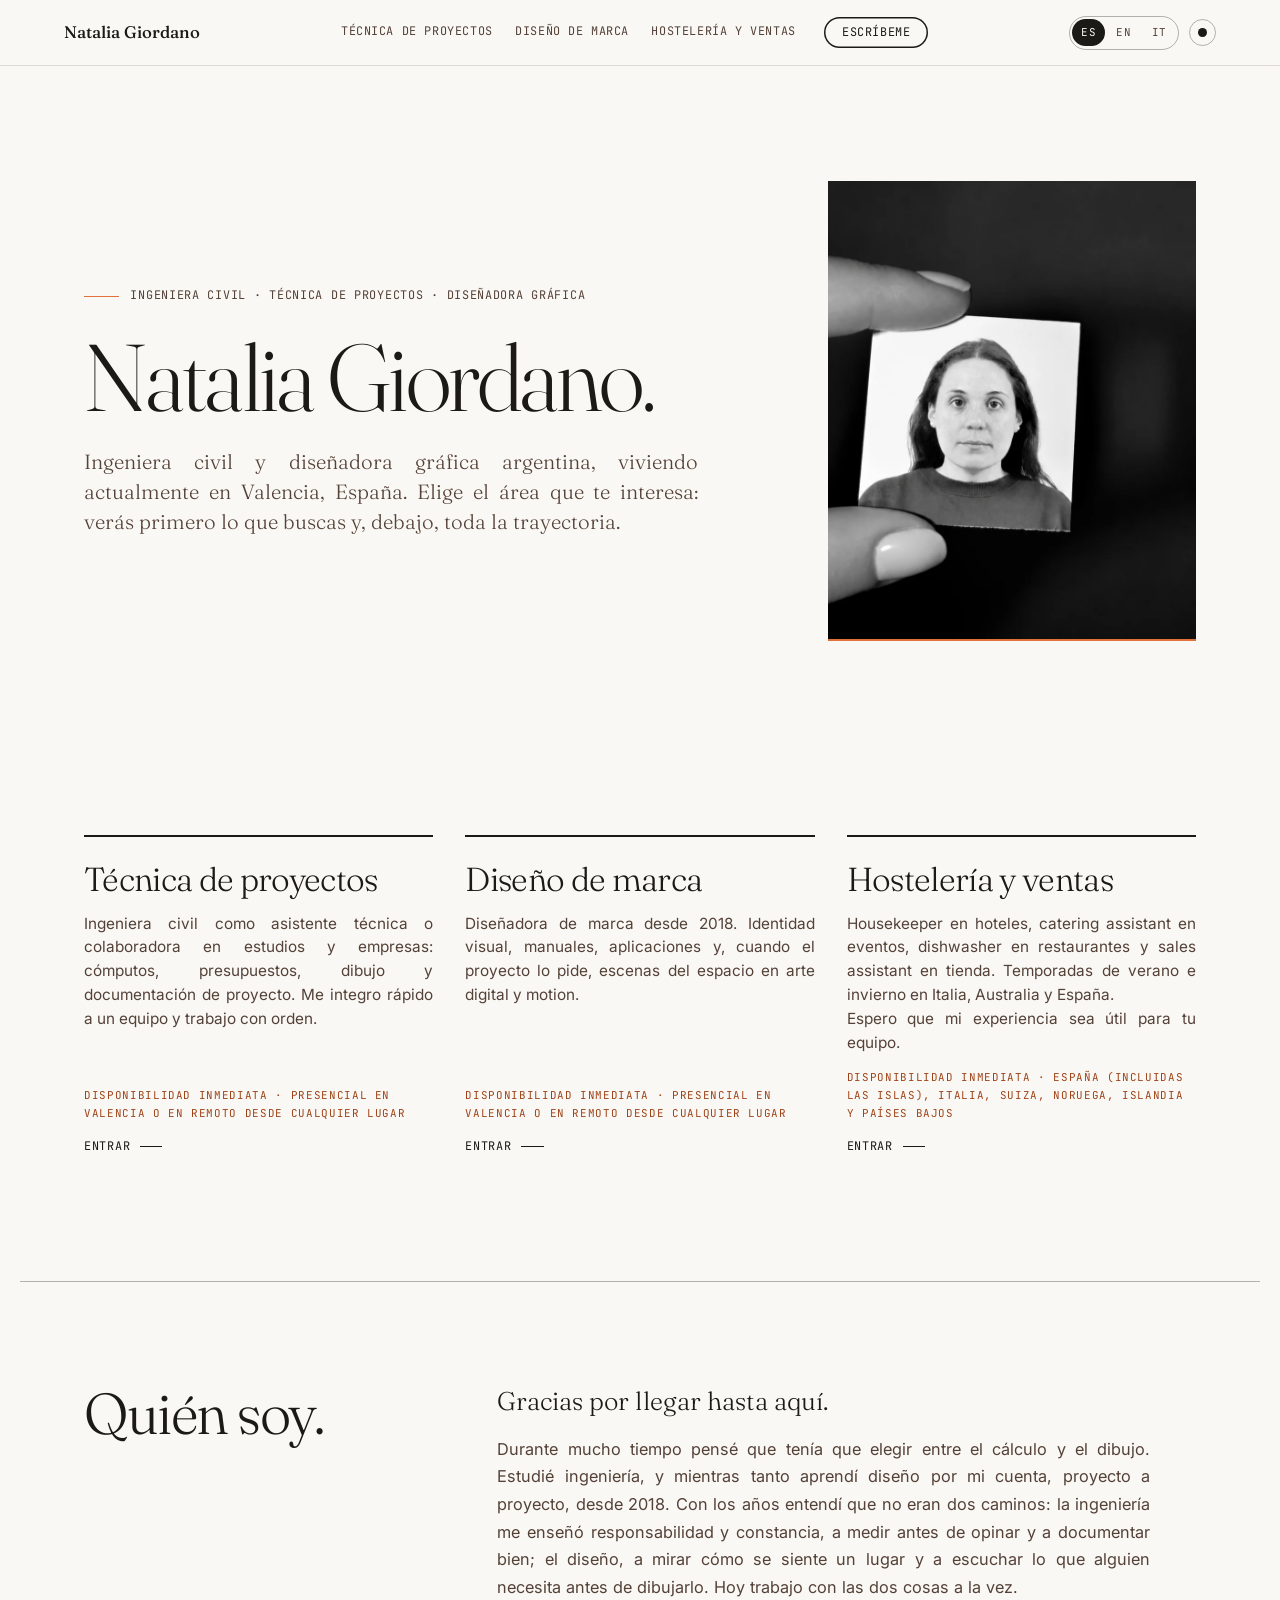
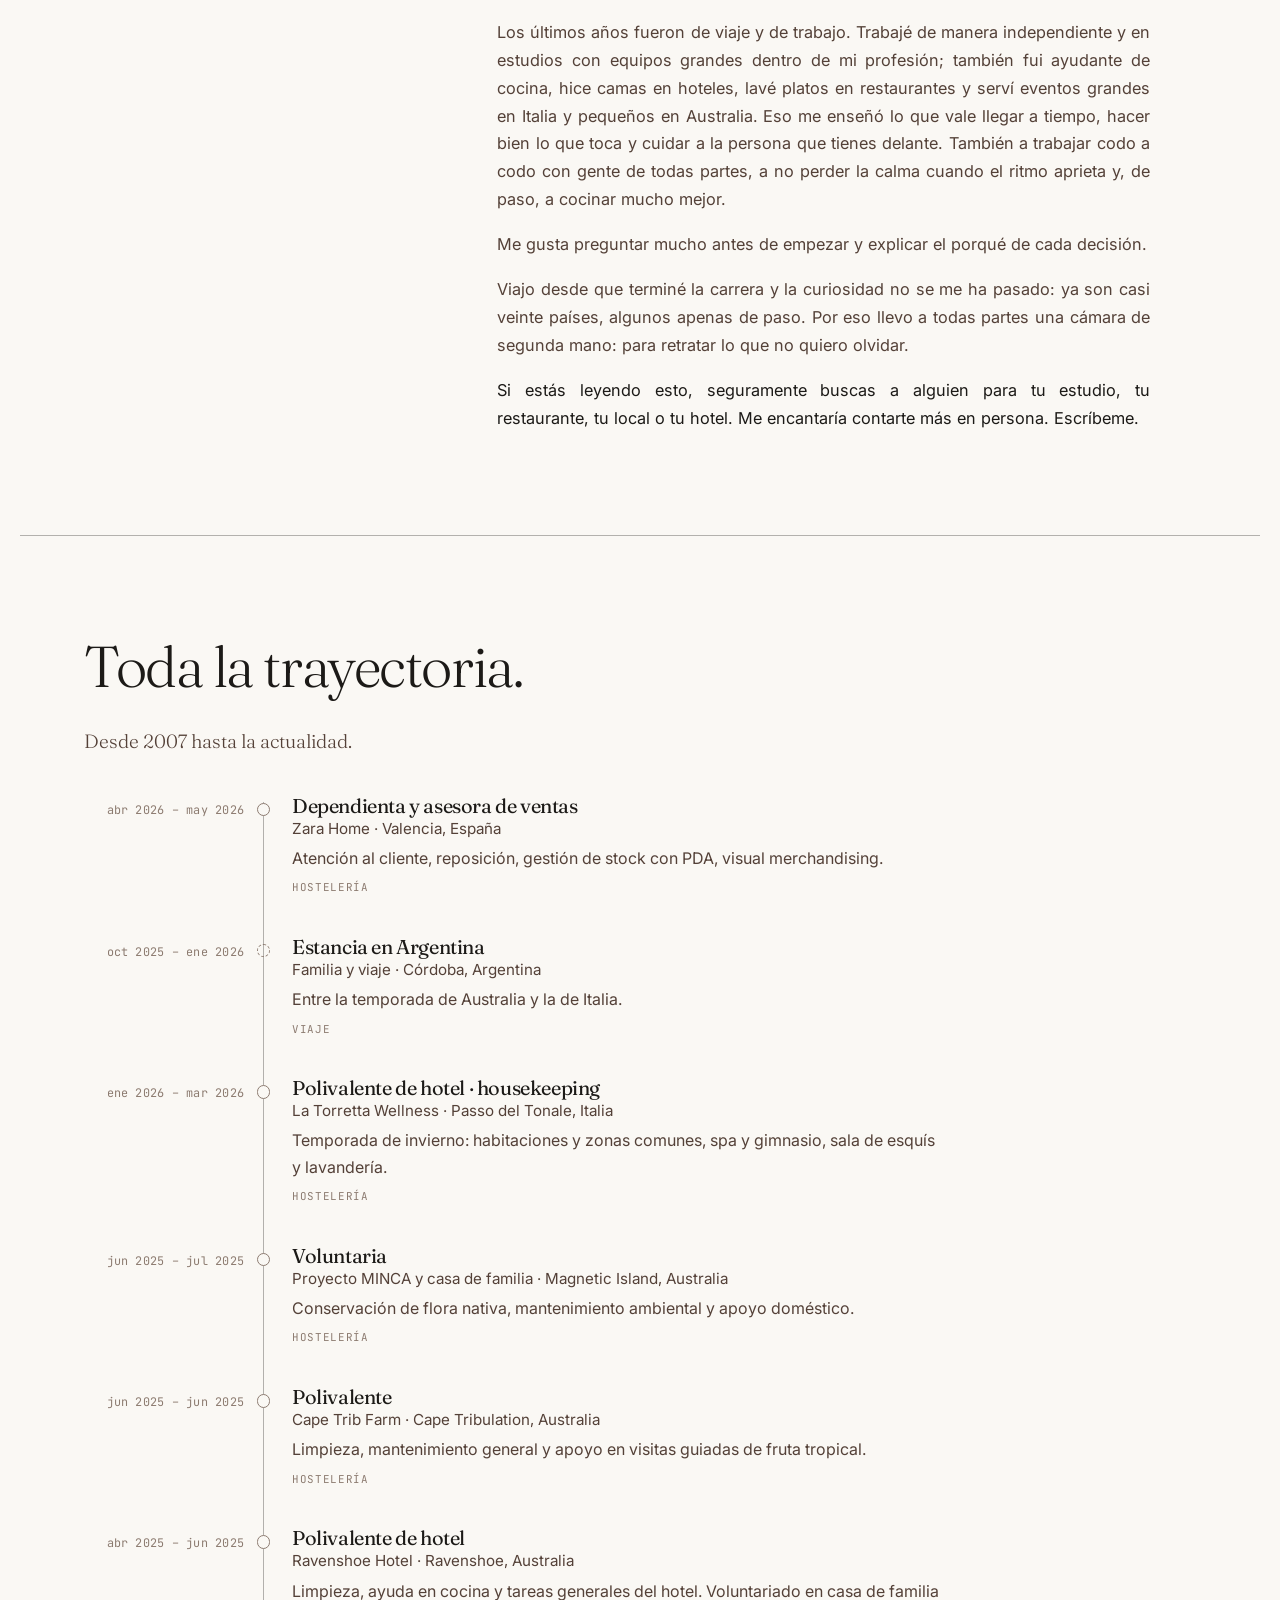
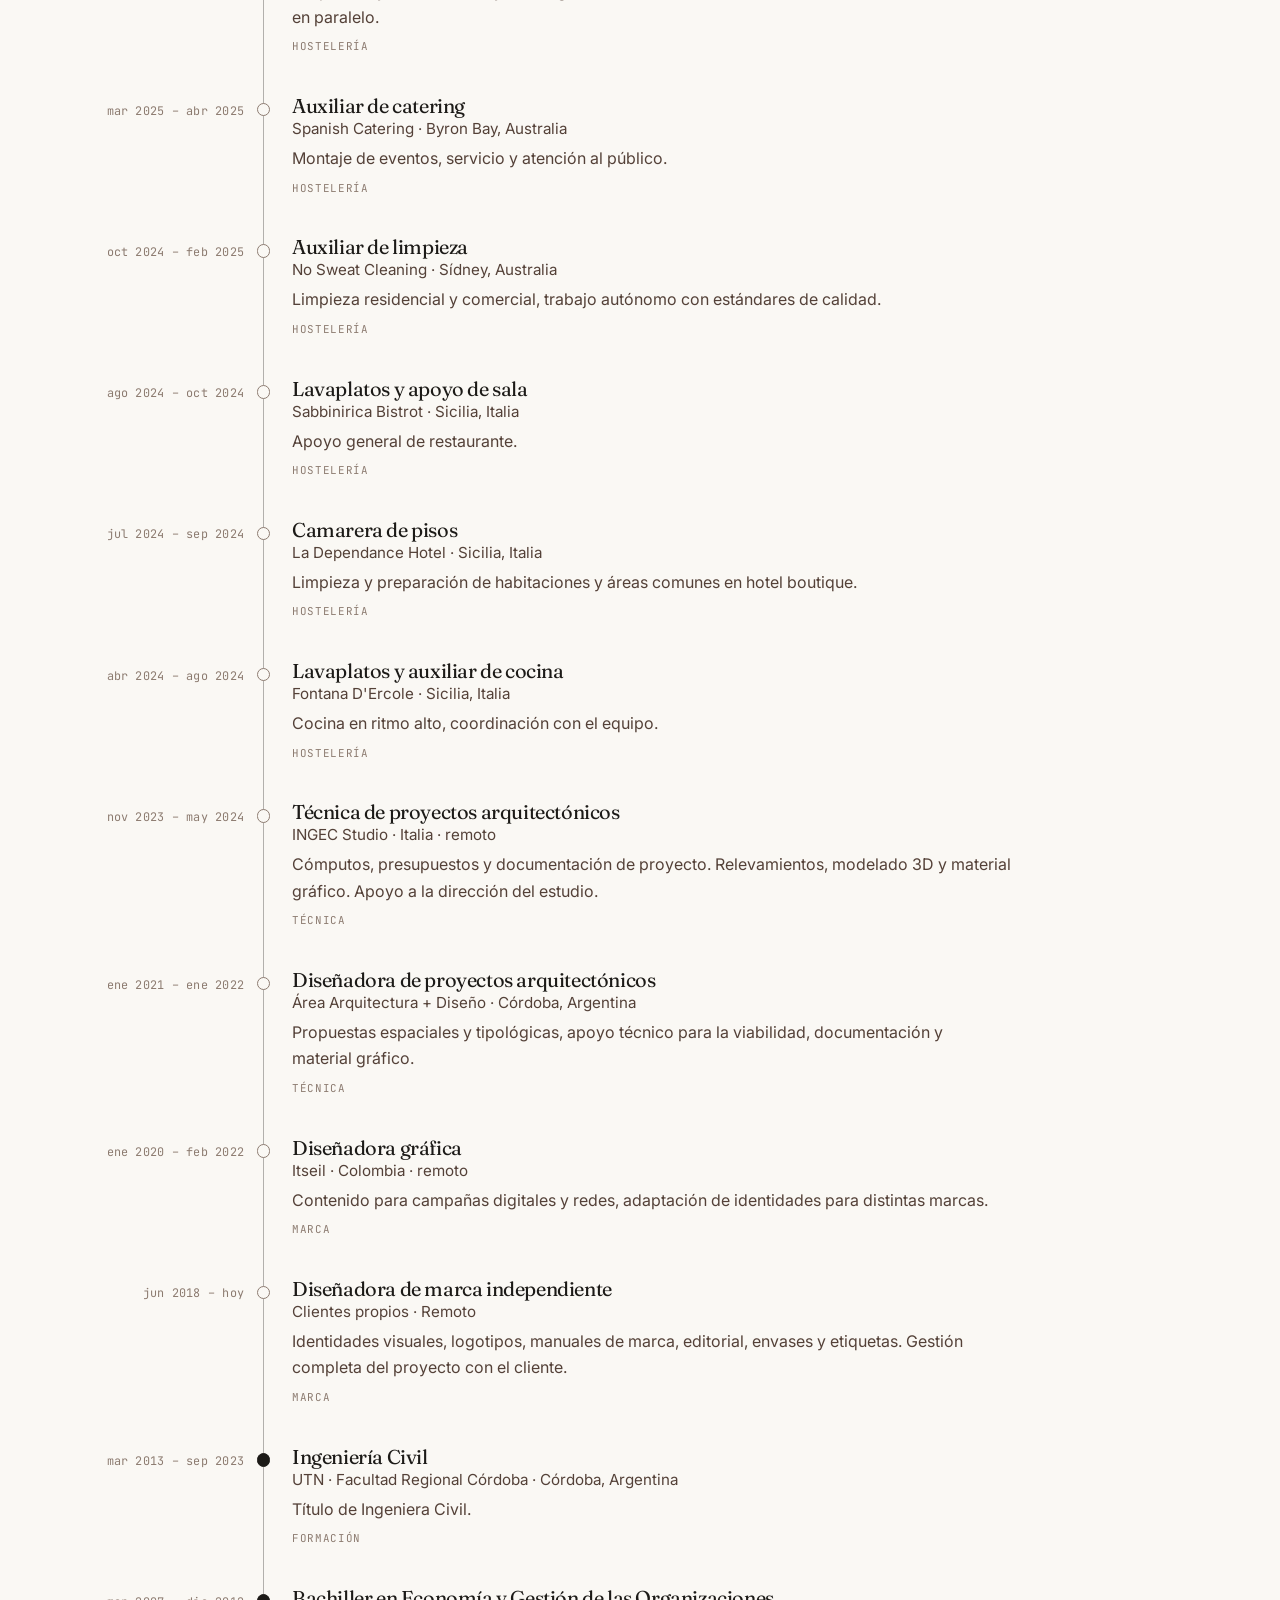
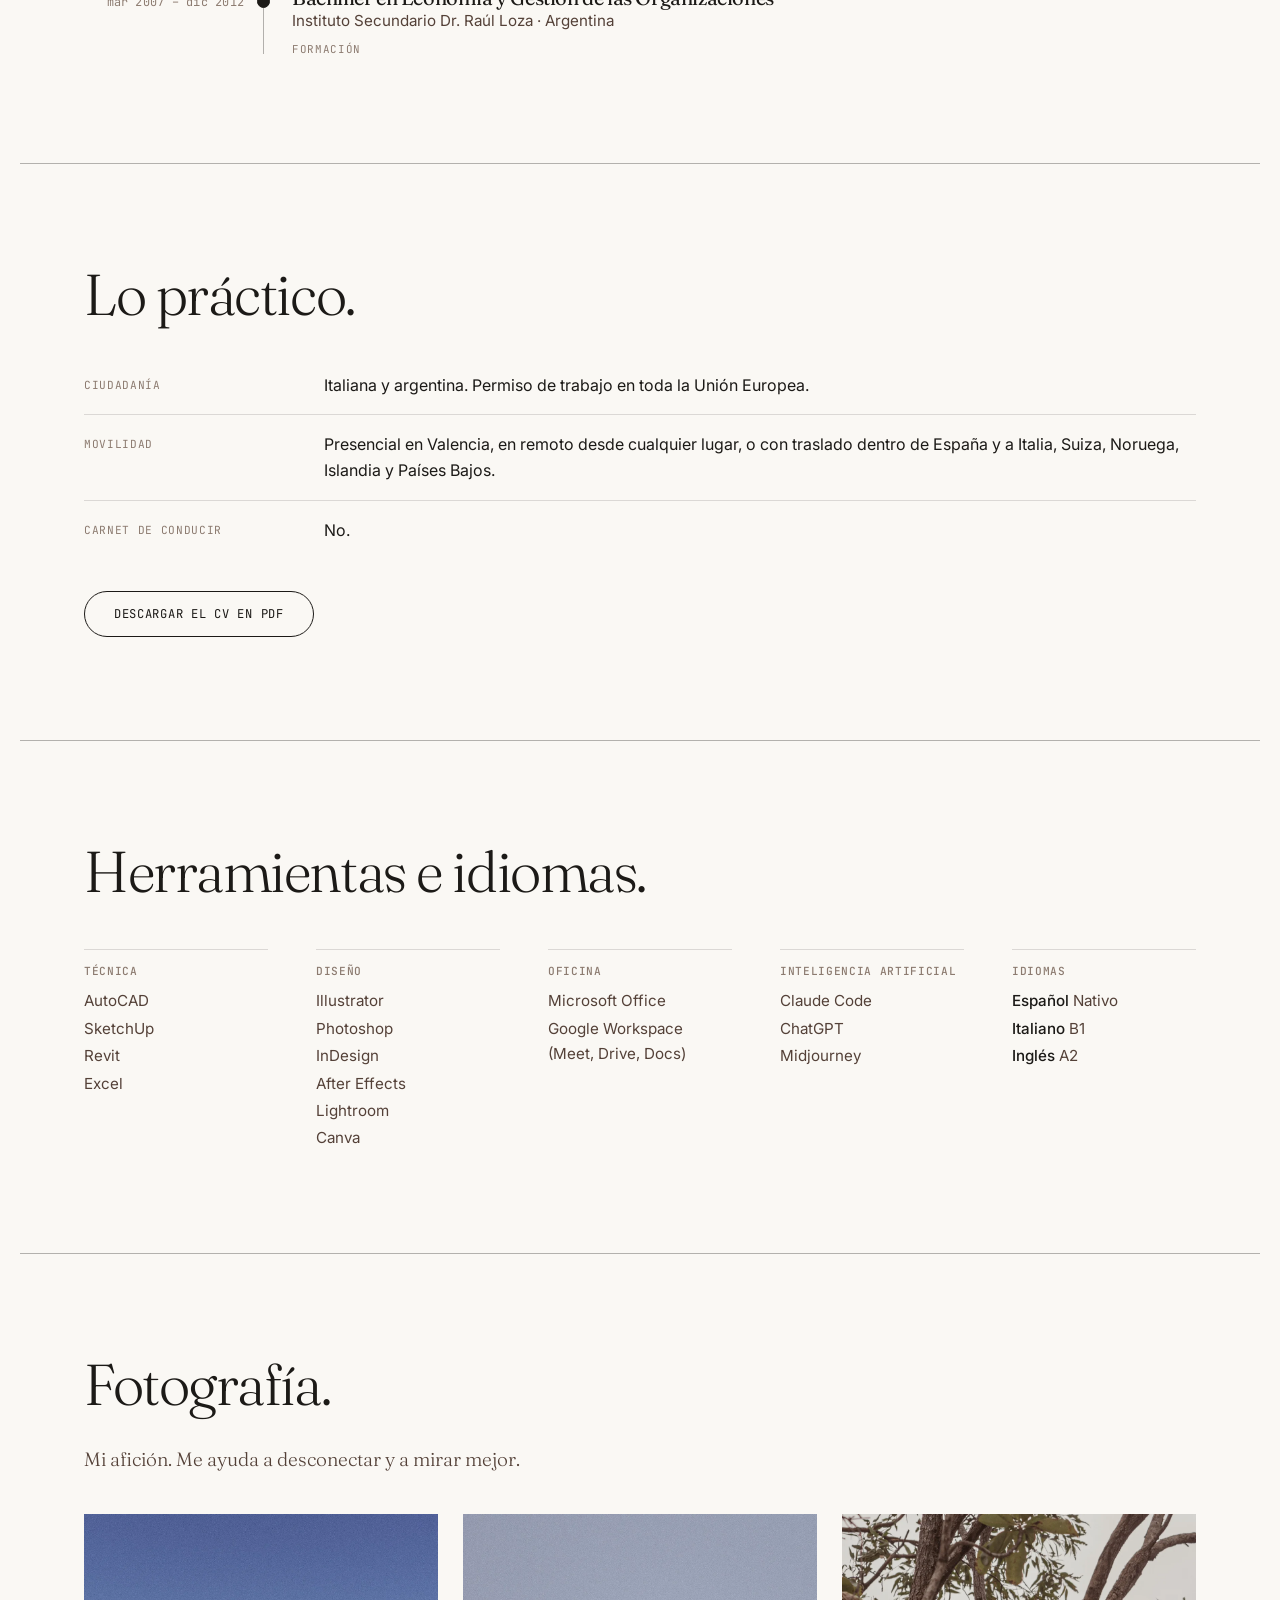
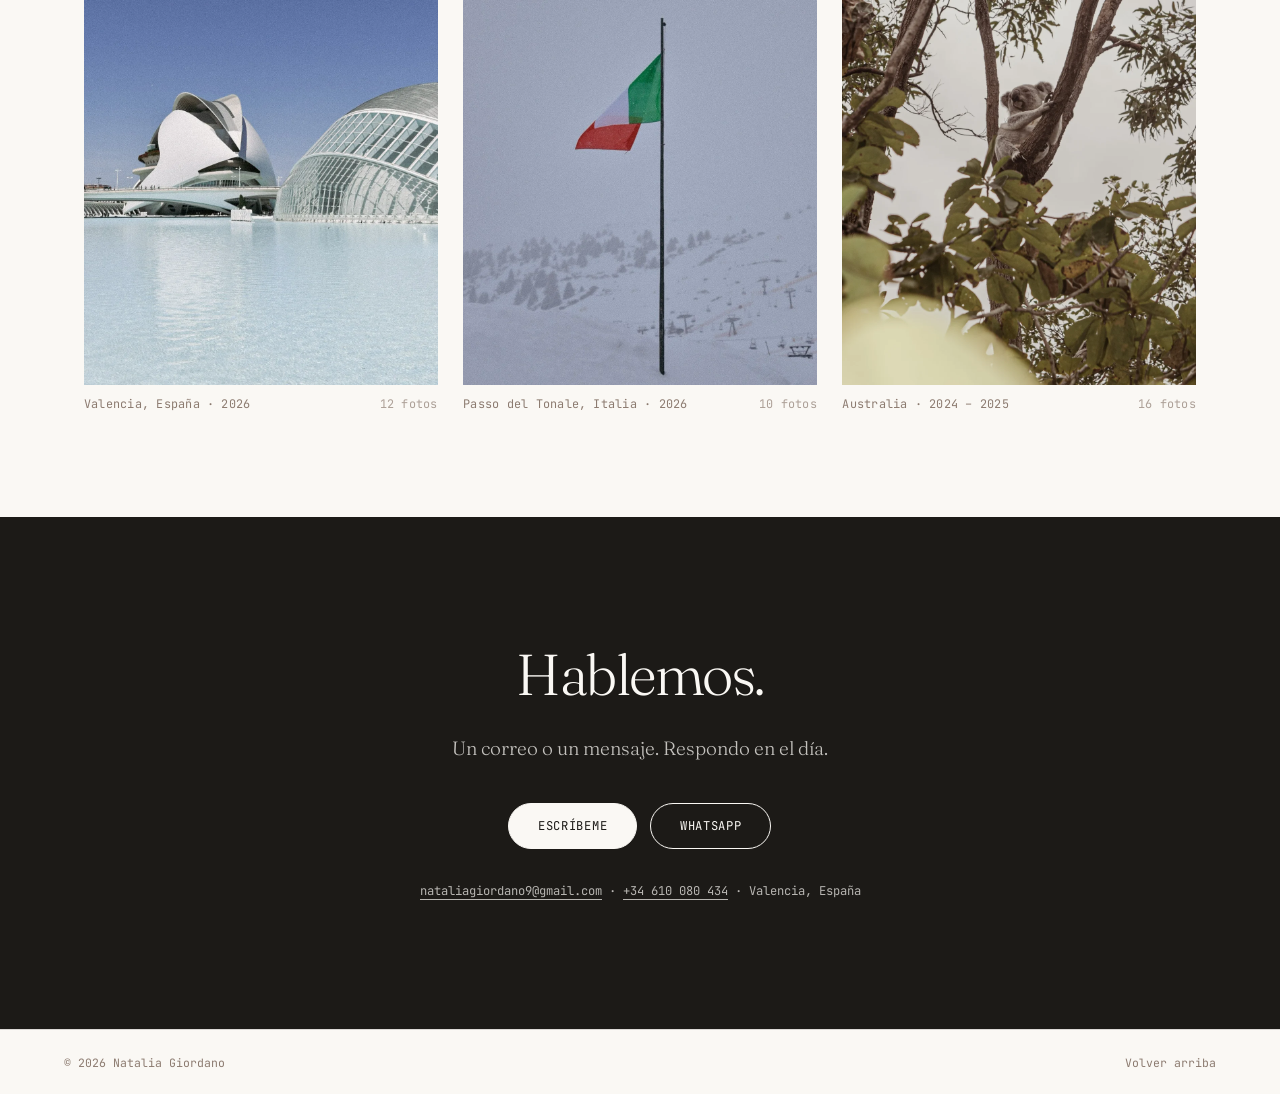
<file: index.html>
<!DOCTYPE html>
<html lang="es" data-puerta="index">
<head>
<meta charset="utf-8">
<meta name="viewport" content="width=device-width, initial-scale=1">
<title>Natalia Giordano — Ingeniera civil · Diseñadora de marca</title>
<meta name="description" content="Ingeniera civil, técnica de proyectos y diseñadora de marca en Valencia. Cómputos y presupuestos, diseño de marca, hostelería y ventas.">
<meta property="og:title" content="Natalia Giordano — Ingeniera civil · Diseñadora de marca">
<meta property="og:description" content="Ingeniera civil, técnica de proyectos y diseñadora de marca en Valencia. Cómputos y presupuestos, diseño de marca, hostelería y ventas.">
<meta property="og:type" content="profile">
<link rel="preconnect" href="https://fonts.googleapis.com">
<link rel="preconnect" href="https://fonts.gstatic.com" crossorigin>
<link rel="stylesheet" href="https://fonts.googleapis.com/css2?family=Fraunces:ital,opsz,wght@0,9..144,300;0,9..144,400;0,9..144,500;1,9..144,300&family=Inter:wght@400;500&family=JetBrains+Mono:wght@400;500&display=swap">
<link rel="stylesheet" href="styles.css?v=20261107">
<link rel="icon" href="assets/favicon.svg" type="image/svg+xml">
<link rel="alternate" hreflang="es" href="index.html"><link rel="alternate" hreflang="en" href="en/index.html"><link rel="alternate" hreflang="it" href="it/index.html">
<script src="lib/tema.js?v=20261107"></script>
<script type="application/ld+json">
{"@context":"https://schema.org","@type":"Person","name":"Natalia Giordano","jobTitle":"Ingeniera civil · Técnica de proyectos · Diseñadora de marca","email":"mailto:nataliagiordano9@gmail.com","address":{"@type":"PostalAddress","addressLocality":"Valencia","addressCountry":"ES"}}
</script>
</head>
<body>
<a class="skip-link" href="#principal">Ir al contenido</a>
<header class="cab">
  <a class="cab-nombre" href="index.html">Natalia Giordano</a>
  <div class="cab-acciones">
    <div class="cab-idiomas" role="group" aria-label="Idioma"><a href="index.html" hreflang="es" lang="es" aria-current="true">ES</a><a href="en/index.html" hreflang="en" lang="en">EN</a><a href="it/index.html" hreflang="it" lang="it">IT</a></div>
    <button class="cab-tema" type="button" data-tema aria-label="Cambiar entre modo claro y oscuro" title="Modo claro / oscuro"><span class="tema-icono" aria-hidden="true"></span></button>
    <button class="cab-menu" type="button" aria-expanded="false" aria-controls="nav-principal" data-menu>Menú</button>
  </div>
  <nav id="nav-principal" class="cab-nav" aria-label="Áreas">
    <ul>
      <li><a href="tecnica.html" data-sector="tecnica">Técnica de proyectos</a></li><li><a href="marca.html" data-sector="marca">Diseño de marca</a></li><li><a href="hosteleria.html" data-sector="hosteleria">Hostelería y ventas</a></li>
      <li><a href="#contacto" class="cab-contacto">Escríbeme</a></li>
    </ul>
  </nav>
</header>
<main><section class="hero hero-index" id="principal">
  <div class="hero-int">
    <p class="hero-rotulo">Ingeniera civil · Técnica de proyectos · Diseñadora gráfica</p>
    <h1 class="hero-titulo">Natalia Giordano.</h1>
    <p class="hero-linea">Ingeniera civil y diseñadora gráfica argentina, viviendo actualmente en Valencia, España. Elige el área que te interesa: verás primero lo que buscas y, debajo, toda la trayectoria.</p>
  </div>
  <div class="hero-foto hero-foto-doble">
    <img src="assets/img/nati-carnet.webp" alt="Natalia Giordano" loading="eager">
    <img class="foto-alt" src="assets/img/nati-sidney.webp" alt="" aria-hidden="true" loading="eager"></div>
</section>
<section class="bloque bloque-puertas">
  <div class="puertas"><a class="puerta puerta-tecnica" href="tecnica.html" data-iman>
      <span class="puerta-nombre">Técnica de proyectos</span>
      <span class="puerta-linea">Ingeniera civil como asistente técnica o colaboradora en estudios y empresas: cómputos, presupuestos, dibujo y documentación de proyecto. Me integro rápido a un equipo y trabajo con orden.</span>
      <span class="puerta-disp mono">Disponibilidad inmediata · presencial en Valencia o en remoto desde cualquier lugar</span>
      <span class="puerta-ir">Entrar</span>
    </a><a class="puerta puerta-marca" href="marca.html" data-iman>
      <span class="puerta-nombre">Diseño de marca</span>
      <span class="puerta-linea">Diseñadora de marca desde 2018. Identidad visual, manuales, aplicaciones y, cuando el proyecto lo pide, escenas del espacio en arte digital y motion.</span>
      <span class="puerta-disp mono">Disponibilidad inmediata · presencial en Valencia o en remoto desde cualquier lugar</span>
      <span class="puerta-ir">Entrar</span>
    </a><a class="puerta puerta-hosteleria" href="hosteleria.html" data-iman>
      <span class="puerta-nombre">Hostelería y ventas</span>
      <span class="puerta-linea">Housekeeper en hoteles, catering assistant en eventos, dishwasher en restaurantes y sales assistant en tienda. Temporadas de verano e invierno en Italia, Australia y España.<br>Espero que mi experiencia sea útil para tu equipo.</span>
      <span class="puerta-disp mono">Disponibilidad inmediata · España (incluidas las islas), Italia, Suiza, Noruega, Islandia y Países Bajos</span>
      <span class="puerta-ir">Entrar</span>
    </a></div>
</section>
<section class="bloque bloque-pres" id="quien">
  <h2 class="bloque-titulo">Quién soy.</h2>
  <div class="pres"><p>Gracias por llegar hasta aquí.</p><p>Durante mucho tiempo pensé que tenía que elegir entre el cálculo y el dibujo. Estudié ingeniería, y mientras tanto aprendí diseño por mi cuenta, proyecto a proyecto, desde 2018. Con los años entendí que no eran dos caminos: la ingeniería me enseñó responsabilidad y constancia, a medir antes de opinar y a documentar bien; el diseño, a mirar cómo se siente un lugar y a escuchar lo que alguien necesita antes de dibujarlo. Hoy trabajo con las dos cosas a la vez.</p><p>Los últimos años fueron de viaje y de trabajo. Trabajé de manera independiente y en estudios con equipos grandes dentro de mi profesión; también fui ayudante de cocina, hice camas en hoteles, lavé platos en restaurantes y serví eventos grandes en Italia y pequeños en Australia. Eso me enseñó lo que vale llegar a tiempo, hacer bien lo que toca y cuidar a la persona que tienes delante. También a trabajar codo a codo con gente de todas partes, a no perder la calma cuando el ritmo aprieta y, de paso, a cocinar mucho mejor.</p><p>Me gusta preguntar mucho antes de empezar y explicar el porqué de cada decisión.</p><p>Viajo desde que terminé la carrera y la curiosidad no se me ha pasado: ya son casi veinte países, algunos apenas de paso. Por eso llevo a todas partes una cámara de segunda mano: para retratar lo que no quiero olvidar.</p><p>Si estás leyendo esto, seguramente buscas a alguien para tu estudio, tu restaurante, tu local o tu hotel. Me encantaría contarte más en persona. Escríbeme.</p></div>
</section>
<section class="bloque bloque-tl" id="trayectoria">
  <h2 class="bloque-titulo">Toda la trayectoria.</h2>
  <p class="bloque-linea">Desde 2007 hasta la actualidad.</p>
  <ol class="tl"><li class="tl-item sector-hosteleria" data-reveal>
      <span class="tl-fecha">abr 2026 – may 2026</span>
      <span class="tl-punto" aria-hidden="true"></span>
      <div class="tl-cuerpo">
        <h3 class="tl-puesto">Dependienta y asesora de ventas</h3>
        <p class="tl-empresa">Zara Home · Valencia, España</p>
        <p class="tl-tareas">Atención al cliente, reposición, gestión de stock con PDA, visual merchandising.</p>
        <span class="tl-sector">Hostelería</span>
      </div>
    </li><li class="tl-item sector-viaje" data-reveal>
      <span class="tl-fecha">oct 2025 – ene 2026</span>
      <span class="tl-punto" aria-hidden="true"></span>
      <div class="tl-cuerpo">
        <h3 class="tl-puesto">Estancia en Argentina</h3>
        <p class="tl-empresa">Familia y viaje · Córdoba, Argentina</p>
        <p class="tl-tareas">Entre la temporada de Australia y la de Italia.</p>
        <span class="tl-sector">Viaje</span>
      </div>
    </li><li class="tl-item sector-hosteleria" data-reveal>
      <span class="tl-fecha">ene 2026 – mar 2026</span>
      <span class="tl-punto" aria-hidden="true"></span>
      <div class="tl-cuerpo">
        <h3 class="tl-puesto">Polivalente de hotel · housekeeping</h3>
        <p class="tl-empresa">La Torretta Wellness · Passo del Tonale, Italia</p>
        <p class="tl-tareas">Temporada de invierno: habitaciones y zonas comunes, spa y gimnasio, sala de esquís y lavandería.</p>
        <span class="tl-sector">Hostelería</span>
      </div>
    </li><li class="tl-item sector-hosteleria" data-reveal>
      <span class="tl-fecha">jun 2025 – jul 2025</span>
      <span class="tl-punto" aria-hidden="true"></span>
      <div class="tl-cuerpo">
        <h3 class="tl-puesto">Voluntaria</h3>
        <p class="tl-empresa">Proyecto MINCA y casa de familia · Magnetic Island, Australia</p>
        <p class="tl-tareas">Conservación de flora nativa, mantenimiento ambiental y apoyo doméstico.</p>
        <span class="tl-sector">Hostelería</span>
      </div>
    </li><li class="tl-item sector-hosteleria" data-reveal>
      <span class="tl-fecha">jun 2025 – jun 2025</span>
      <span class="tl-punto" aria-hidden="true"></span>
      <div class="tl-cuerpo">
        <h3 class="tl-puesto">Polivalente</h3>
        <p class="tl-empresa">Cape Trib Farm · Cape Tribulation, Australia</p>
        <p class="tl-tareas">Limpieza, mantenimiento general y apoyo en visitas guiadas de fruta tropical.</p>
        <span class="tl-sector">Hostelería</span>
      </div>
    </li><li class="tl-item sector-hosteleria" data-reveal>
      <span class="tl-fecha">abr 2025 – jun 2025</span>
      <span class="tl-punto" aria-hidden="true"></span>
      <div class="tl-cuerpo">
        <h3 class="tl-puesto">Polivalente de hotel</h3>
        <p class="tl-empresa">Ravenshoe Hotel · Ravenshoe, Australia</p>
        <p class="tl-tareas">Limpieza, ayuda en cocina y tareas generales del hotel. Voluntariado en casa de familia en paralelo.</p>
        <span class="tl-sector">Hostelería</span>
      </div>
    </li><li class="tl-item sector-hosteleria" data-reveal>
      <span class="tl-fecha">mar 2025 – abr 2025</span>
      <span class="tl-punto" aria-hidden="true"></span>
      <div class="tl-cuerpo">
        <h3 class="tl-puesto">Auxiliar de catering</h3>
        <p class="tl-empresa">Spanish Catering · Byron Bay, Australia</p>
        <p class="tl-tareas">Montaje de eventos, servicio y atención al público.</p>
        <span class="tl-sector">Hostelería</span>
      </div>
    </li><li class="tl-item sector-hosteleria" data-reveal>
      <span class="tl-fecha">oct 2024 – feb 2025</span>
      <span class="tl-punto" aria-hidden="true"></span>
      <div class="tl-cuerpo">
        <h3 class="tl-puesto">Auxiliar de limpieza</h3>
        <p class="tl-empresa">No Sweat Cleaning · Sídney, Australia</p>
        <p class="tl-tareas">Limpieza residencial y comercial, trabajo autónomo con estándares de calidad.</p>
        <span class="tl-sector">Hostelería</span>
      </div>
    </li><li class="tl-item sector-hosteleria" data-reveal>
      <span class="tl-fecha">ago 2024 – oct 2024</span>
      <span class="tl-punto" aria-hidden="true"></span>
      <div class="tl-cuerpo">
        <h3 class="tl-puesto">Lavaplatos y apoyo de sala</h3>
        <p class="tl-empresa">Sabbinirica Bistrot · Sicilia, Italia</p>
        <p class="tl-tareas">Apoyo general de restaurante.</p>
        <span class="tl-sector">Hostelería</span>
      </div>
    </li><li class="tl-item sector-hosteleria" data-reveal>
      <span class="tl-fecha">jul 2024 – sep 2024</span>
      <span class="tl-punto" aria-hidden="true"></span>
      <div class="tl-cuerpo">
        <h3 class="tl-puesto">Camarera de pisos</h3>
        <p class="tl-empresa">La Dependance Hotel · Sicilia, Italia</p>
        <p class="tl-tareas">Limpieza y preparación de habitaciones y áreas comunes en hotel boutique.</p>
        <span class="tl-sector">Hostelería</span>
      </div>
    </li><li class="tl-item sector-hosteleria" data-reveal>
      <span class="tl-fecha">abr 2024 – ago 2024</span>
      <span class="tl-punto" aria-hidden="true"></span>
      <div class="tl-cuerpo">
        <h3 class="tl-puesto">Lavaplatos y auxiliar de cocina</h3>
        <p class="tl-empresa">Fontana D&#x27;Ercole · Sicilia, Italia</p>
        <p class="tl-tareas">Cocina en ritmo alto, coordinación con el equipo.</p>
        <span class="tl-sector">Hostelería</span>
      </div>
    </li><li class="tl-item sector-tecnica" data-reveal>
      <span class="tl-fecha">nov 2023 – may 2024</span>
      <span class="tl-punto" aria-hidden="true"></span>
      <div class="tl-cuerpo">
        <h3 class="tl-puesto">Técnica de proyectos arquitectónicos</h3>
        <p class="tl-empresa">INGEC Studio · Italia · remoto</p>
        <p class="tl-tareas">Cómputos, presupuestos y documentación de proyecto. Relevamientos, modelado 3D y material gráfico. Apoyo a la dirección del estudio.</p>
        <span class="tl-sector">Técnica</span>
      </div>
    </li><li class="tl-item sector-tecnica" data-reveal>
      <span class="tl-fecha">ene 2021 – ene 2022</span>
      <span class="tl-punto" aria-hidden="true"></span>
      <div class="tl-cuerpo">
        <h3 class="tl-puesto">Diseñadora de proyectos arquitectónicos</h3>
        <p class="tl-empresa">Área Arquitectura + Diseño · Córdoba, Argentina</p>
        <p class="tl-tareas">Propuestas espaciales y tipológicas, apoyo técnico para la viabilidad, documentación y material gráfico.</p>
        <span class="tl-sector">Técnica</span>
      </div>
    </li><li class="tl-item sector-marca" data-reveal>
      <span class="tl-fecha">ene 2020 – feb 2022</span>
      <span class="tl-punto" aria-hidden="true"></span>
      <div class="tl-cuerpo">
        <h3 class="tl-puesto">Diseñadora gráfica</h3>
        <p class="tl-empresa">Itseil · Colombia · remoto</p>
        <p class="tl-tareas">Contenido para campañas digitales y redes, adaptación de identidades para distintas marcas.</p>
        <span class="tl-sector">Marca</span>
      </div>
    </li><li class="tl-item sector-marca" data-reveal>
      <span class="tl-fecha">jun 2018 – hoy</span>
      <span class="tl-punto" aria-hidden="true"></span>
      <div class="tl-cuerpo">
        <h3 class="tl-puesto">Diseñadora de marca independiente</h3>
        <p class="tl-empresa">Clientes propios · Remoto</p>
        <p class="tl-tareas">Identidades visuales, logotipos, manuales de marca, editorial, envases y etiquetas. Gestión completa del proyecto con el cliente.</p>
        <span class="tl-sector">Marca</span>
      </div>
    </li><li class="tl-item sector-formacion" data-reveal>
      <span class="tl-fecha">mar 2013 – sep 2023</span>
      <span class="tl-punto" aria-hidden="true"></span>
      <div class="tl-cuerpo">
        <h3 class="tl-puesto">Ingeniería Civil</h3>
        <p class="tl-empresa">UTN · Facultad Regional Córdoba · Córdoba, Argentina</p>
        <p class="tl-tareas">Título de Ingeniera Civil.</p>
        <span class="tl-sector">Formación</span>
      </div>
    </li><li class="tl-item sector-formacion" data-reveal>
      <span class="tl-fecha">mar 2007 – dic 2012</span>
      <span class="tl-punto" aria-hidden="true"></span>
      <div class="tl-cuerpo">
        <h3 class="tl-puesto">Bachiller en Economía y Gestión de las Organizaciones</h3>
        <p class="tl-empresa">Instituto Secundario Dr. Raúl Loza · Argentina</p>
        
        <span class="tl-sector">Formación</span>
      </div>
    </li></ol>
</section>
<section class="bloque bloque-ficha" id="ficha">
  <h2 class="bloque-titulo">Lo práctico.</h2>
  <dl class="ficha"><div class="ficha-fila"><dt>Ciudadanía</dt><dd>Italiana y argentina. Permiso de trabajo en toda la Unión Europea.</dd></div><div class="ficha-fila"><dt>Movilidad</dt><dd>Presencial en Valencia, en remoto desde cualquier lugar, o con traslado dentro de España y a Italia, Suiza, Noruega, Islandia y Países Bajos.</dd></div><div class="ficha-fila"><dt>Carnet de conducir</dt><dd>No.</dd></div></dl>
  <p class="ficha-cv"><a class="btn btn-borde" href="assets/cv/CV-Natalia-Giordano-es.pdf" download>Descargar el CV en PDF</a></p>
</section>
<section class="bloque bloque-herr" id="herramientas">
  <h2 class="bloque-titulo">Herramientas e idiomas.</h2>
  <div class="herr"><div class="herr-grupo">
      <h3 class="herr-nombre">Técnica</h3>
      <ul><li>AutoCAD</li><li>SketchUp</li><li>Revit</li><li>Excel</li></ul>
    </div><div class="herr-grupo">
      <h3 class="herr-nombre">Diseño</h3>
      <ul><li>Illustrator</li><li>Photoshop</li><li>InDesign</li><li>After Effects</li><li>Lightroom</li><li>Canva</li></ul>
    </div><div class="herr-grupo">
      <h3 class="herr-nombre">Oficina</h3>
      <ul><li>Microsoft Office</li><li>Google Workspace (Meet, Drive, Docs)</li></ul>
    </div><div class="herr-grupo">
      <h3 class="herr-nombre">Inteligencia artificial</h3>
      <ul><li>Claude Code</li><li>ChatGPT</li><li>Midjourney</li></ul>
    </div>
    <div class="herr-grupo">
      <h3 class="herr-nombre">Idiomas</h3>
      <ul class="idiomas"><li><strong>Español</strong> Nativo</li><li><strong>Italiano</strong> B1</li><li><strong>Inglés</strong> A2</li></ul>
    </div>
  </div>
</section>
<section class="bloque bloque-foto" id="fotografia">
  <h2 class="bloque-titulo">Fotografía.</h2>
  <p class="bloque-linea">Mi afición. Me ayuda a desconectar y a mirar mejor.</p>
  <div class="series"><figure class="serie" data-serie data-reveal style="--desfase:0ms">
      <div class="serie-marco"><img src="assets/img/foto-valencia-1.webp" alt="Valencia, España · 2026" loading="lazy" decoding="async" class=is-on><img src="assets/img/foto-valencia-2.webp" alt="Valencia, España · 2026" loading="lazy" decoding="async"><img src="assets/img/foto-valencia-3.webp" alt="Valencia, España · 2026" loading="lazy" decoding="async"><img src="assets/img/foto-valencia-4.webp" alt="Valencia, España · 2026" loading="lazy" decoding="async"><img src="assets/img/foto-valencia-5.webp" alt="Valencia, España · 2026" loading="lazy" decoding="async"><img src="assets/img/foto-valencia-6.webp" alt="Valencia, España · 2026" loading="lazy" decoding="async"><img src="assets/img/foto-valencia-7.webp" alt="Valencia, España · 2026" loading="lazy" decoding="async"><img src="assets/img/foto-valencia-12.webp" alt="Valencia, España · 2026" loading="lazy" decoding="async"><img src="assets/img/foto-valencia-8.webp" alt="Valencia, España · 2026" loading="lazy" decoding="async"><img src="assets/img/foto-valencia-9.webp" alt="Valencia, España · 2026" loading="lazy" decoding="async"><img src="assets/img/foto-valencia-10.webp" alt="Valencia, España · 2026" loading="lazy" decoding="async"><img src="assets/img/foto-valencia-11.webp" alt="Valencia, España · 2026" loading="lazy" decoding="async"></div>
      <figcaption class="mono">Valencia, España · 2026 <span class="serie-n">12 fotos</span></figcaption>
    </figure><figure class="serie" data-serie data-reveal style="--desfase:2200ms">
      <div class="serie-marco"><img src="assets/img/foto-tonale-bandera.webp" alt="Passo del Tonale, Italia · 2026" loading="lazy" decoding="async" class=is-on><img src="assets/img/foto-tonale-esquis.webp" alt="Passo del Tonale, Italia · 2026" loading="lazy" decoding="async"><img src="assets/img/foto-tonale-2.webp" alt="Passo del Tonale, Italia · 2026" loading="lazy" decoding="async"><img src="assets/img/foto-tonale-retrato.webp" alt="Passo del Tonale, Italia · 2026" loading="lazy" decoding="async"><img src="assets/img/foto-tonale-3.webp" alt="Passo del Tonale, Italia · 2026" loading="lazy" decoding="async"><img src="assets/img/foto-tonale-valle.webp" alt="Passo del Tonale, Italia · 2026" loading="lazy" decoding="async"><img src="assets/img/foto-tonale-6.webp" alt="Passo del Tonale, Italia · 2026" loading="lazy" decoding="async"><img src="assets/img/foto-tonale-1.webp" alt="Passo del Tonale, Italia · 2026" loading="lazy" decoding="async"><img src="assets/img/foto-tonale-pico.webp" alt="Passo del Tonale, Italia · 2026" loading="lazy" decoding="async"><img src="assets/img/foto-tonale-4.webp" alt="Passo del Tonale, Italia · 2026" loading="lazy" decoding="async"></div>
      <figcaption class="mono">Passo del Tonale, Italia · 2026 <span class="serie-n">10 fotos</span></figcaption>
    </figure><figure class="serie" data-serie data-reveal style="--desfase:4400ms">
      <div class="serie-marco"><img src="assets/img/foto-australia-1.webp" alt="Australia · 2024 – 2025" loading="lazy" decoding="async" class=is-on><img src="assets/img/foto-au-ballena.webp" alt="Australia · 2024 – 2025" loading="lazy" decoding="async"><img src="assets/img/foto-au-medusa.webp" alt="Australia · 2024 – 2025" loading="lazy" decoding="async"><img src="assets/img/foto-australia-2.webp" alt="Australia · 2024 – 2025" loading="lazy" decoding="async"><img src="assets/img/foto-au-opera-1.webp" alt="Australia · 2024 – 2025" loading="lazy" decoding="async"><img src="assets/img/foto-au-delfines.webp" alt="Australia · 2024 – 2025" loading="lazy" decoding="async"><img src="assets/img/foto-au-surf-2.webp" alt="Australia · 2024 – 2025" loading="lazy" decoding="async"><img src="assets/img/foto-au-ola.webp" alt="Australia · 2024 – 2025" loading="lazy" decoding="async"><img src="assets/img/foto-australia-4.webp" alt="Australia · 2024 – 2025" loading="lazy" decoding="async"><img src="assets/img/foto-au-opera-2.webp" alt="Australia · 2024 – 2025" loading="lazy" decoding="async"><img src="assets/img/foto-au-playa-3.webp" alt="Australia · 2024 – 2025" loading="lazy" decoding="async"><img src="assets/img/foto-australia-5.webp" alt="Australia · 2024 – 2025" loading="lazy" decoding="async"><img src="assets/img/foto-au-playa-4.webp" alt="Australia · 2024 – 2025" loading="lazy" decoding="async"><img src="assets/img/foto-australia-6.webp" alt="Australia · 2024 – 2025" loading="lazy" decoding="async"><img src="assets/img/foto-au-camping.webp" alt="Australia · 2024 – 2025" loading="lazy" decoding="async"><img src="assets/img/foto-au-playa-2.webp" alt="Australia · 2024 – 2025" loading="lazy" decoding="async"></div>
      <figcaption class="mono">Australia · 2024 – 2025 <span class="serie-n">16 fotos</span></figcaption>
    </figure></div>
</section>
<section class="bloque bloque-contacto inv" id="contacto">
  <h2 class="bloque-titulo">Hablemos.</h2>
  <p class="bloque-linea">Un correo o un mensaje. Respondo en el día.</p>
  <div class="contacto-botones">
    <a class="btn btn-blanco" href="mailto:nataliagiordano9@gmail.com?subject=Contacto%20desde%20la%20web" data-iman data-correo="nataliagiordano9@gmail.com" data-asunto="Contacto desde la web" data-l-titulo="Escribir a" data-l-copiar="Copiar" data-l-copiado="Correo copiado" data-l-gmail="Abrir en Gmail" data-l-outlook="Abrir en Outlook" data-l-app="Programa de correo" data-l-cerrar="Cerrar">Escríbeme</a>
    <a class="btn btn-borde" href="https://wa.me/34610080434?text=Hola%20Natalia%2C%20vi%20tu%20portafolio%20y%20me%20gustar%C3%ADa%20hablar%20contigo." target="_blank" rel="noopener" data-iman>WhatsApp</a>
  </div>
  <p class="contacto-datos"><a href="mailto:nataliagiordano9@gmail.com?subject=Contacto%20desde%20la%20web" data-correo="nataliagiordano9@gmail.com" data-asunto="Contacto desde la web" data-l-titulo="Escribir a" data-l-copiar="Copiar" data-l-copiado="Correo copiado" data-l-gmail="Abrir en Gmail" data-l-outlook="Abrir en Outlook" data-l-app="Programa de correo" data-l-cerrar="Cerrar">nataliagiordano9@gmail.com</a> · <a href="https://wa.me/34610080434?text=Hola%20Natalia%2C%20vi%20tu%20portafolio%20y%20me%20gustar%C3%ADa%20hablar%20contigo." target="_blank" rel="noopener">+34 610 080 434</a> · Valencia, España</p>
</section>
</main><footer class="pie">
  <span>© 2026 Natalia Giordano</span>
  <a href="#principal">Volver arriba</a>
</footer>
<script defer src="lib/manifest.js?v=20261107"></script>
<script defer src="main.js?v=20261107"></script>
</body>
</html>
</file>
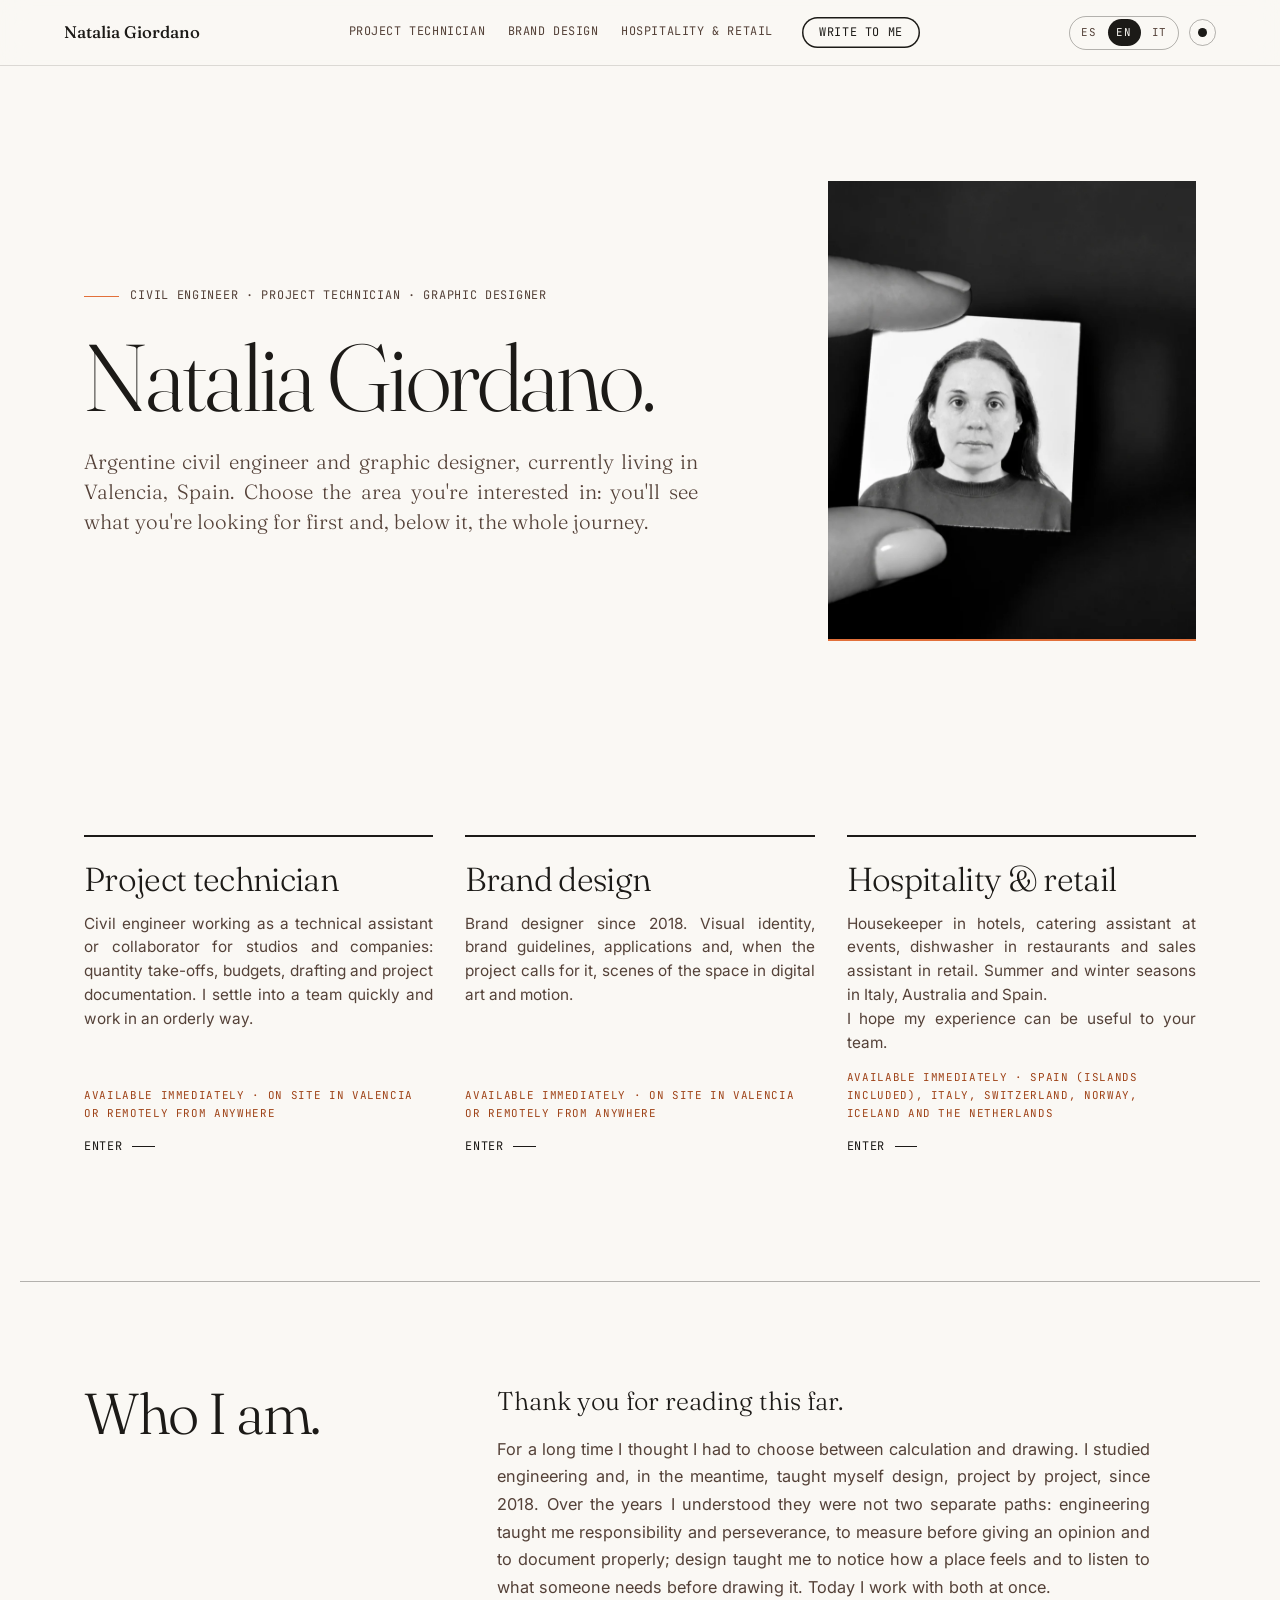
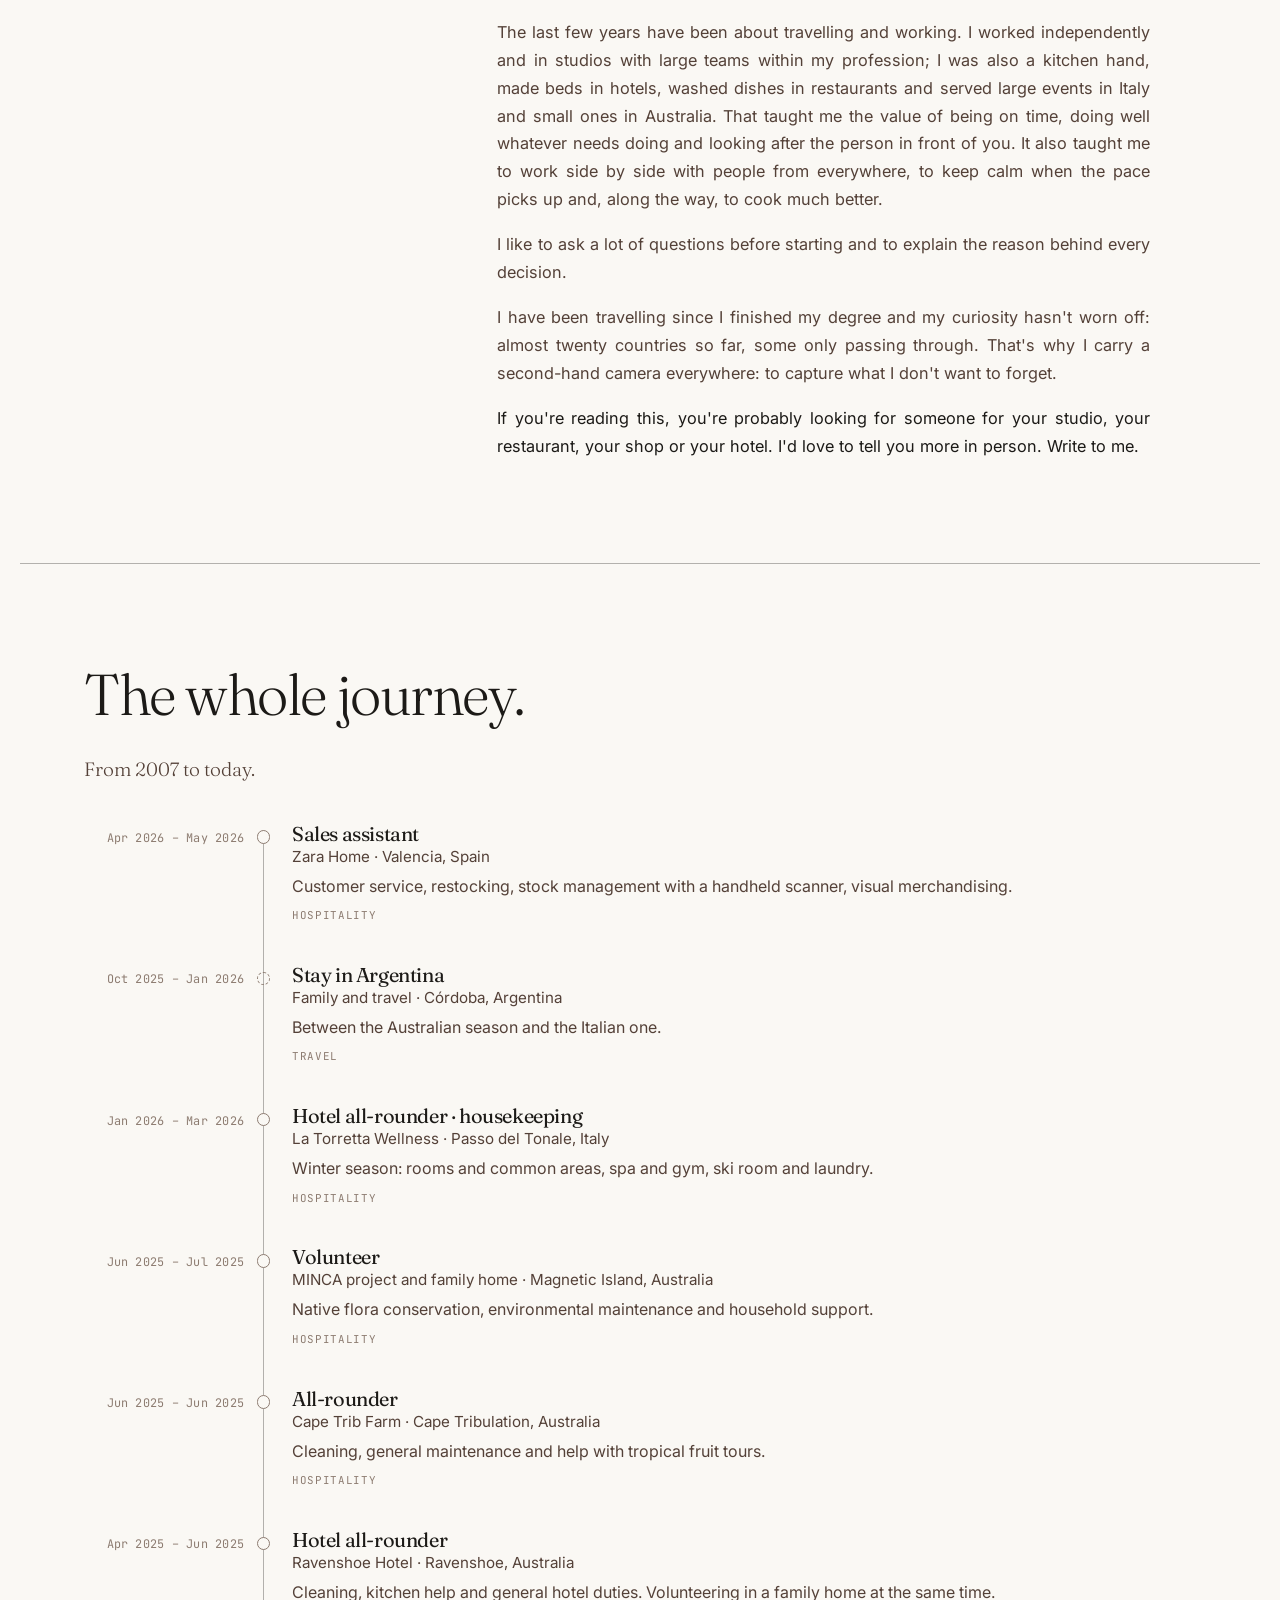
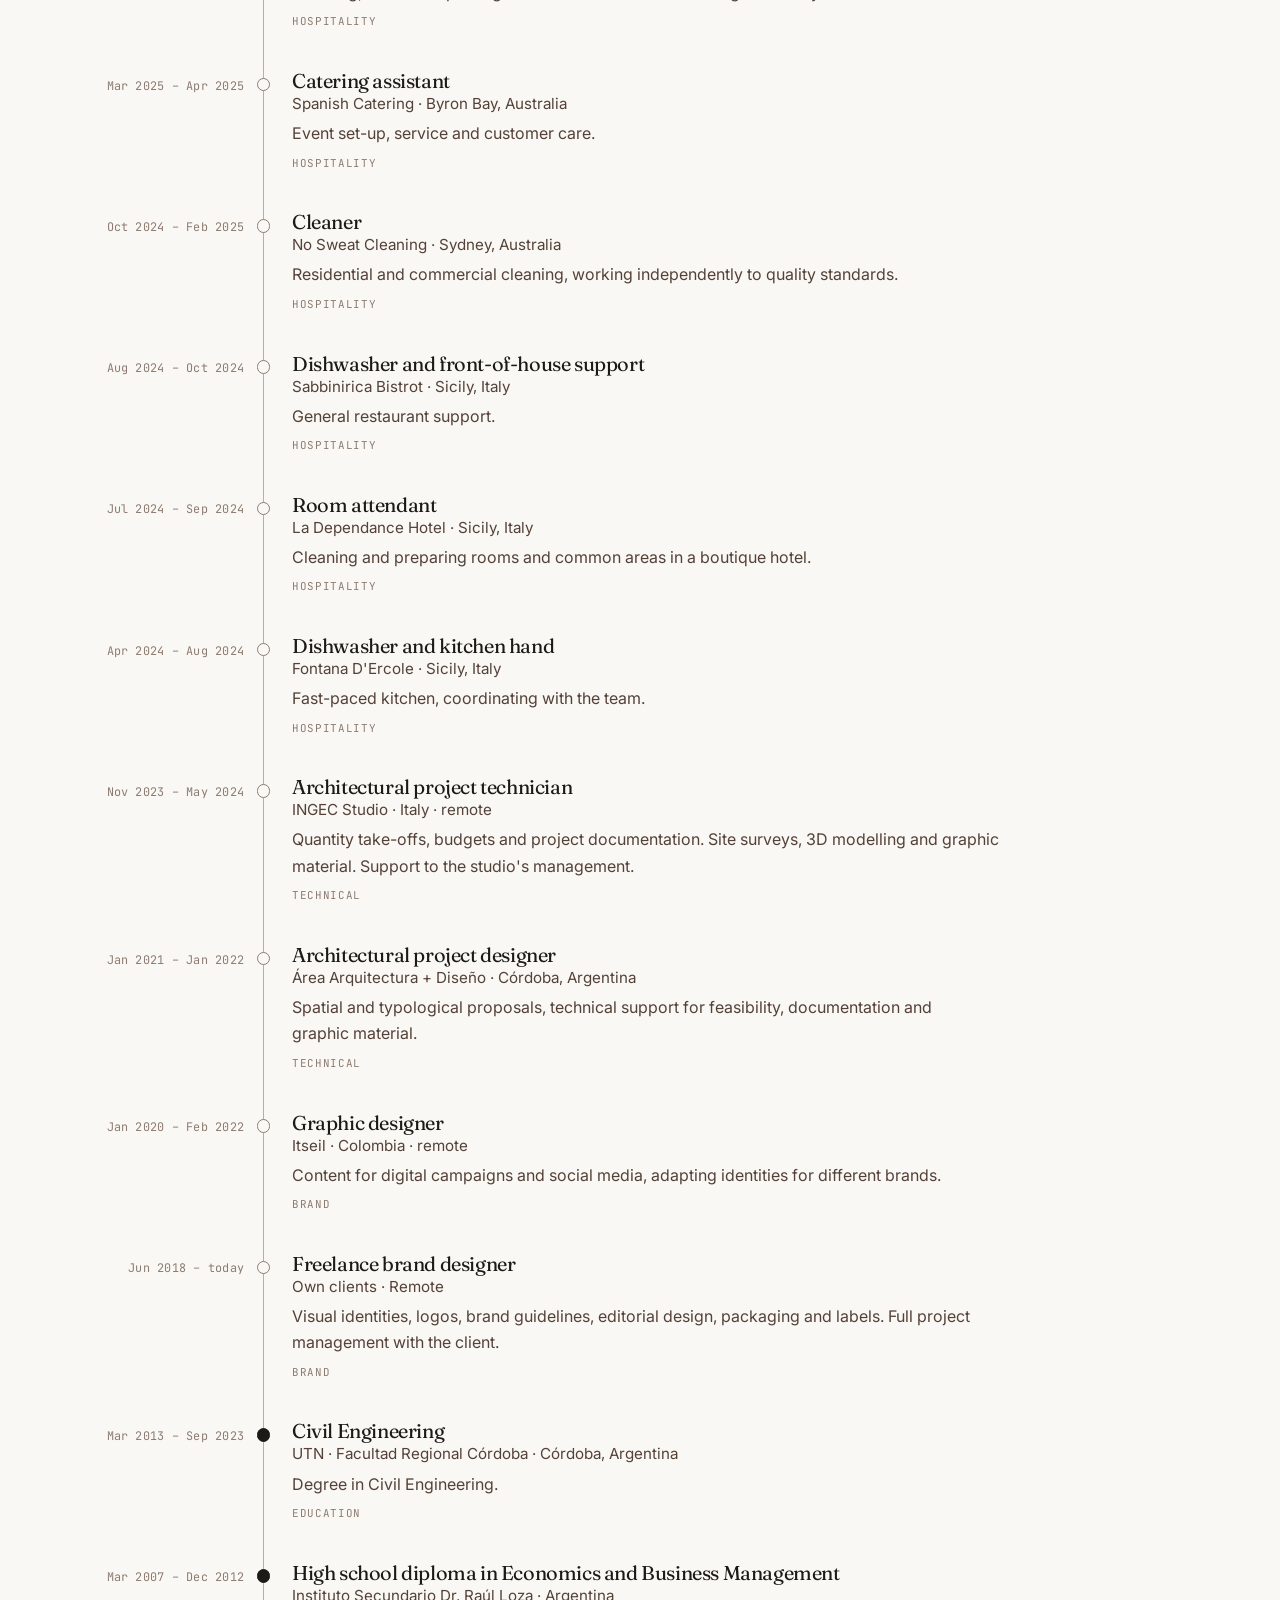
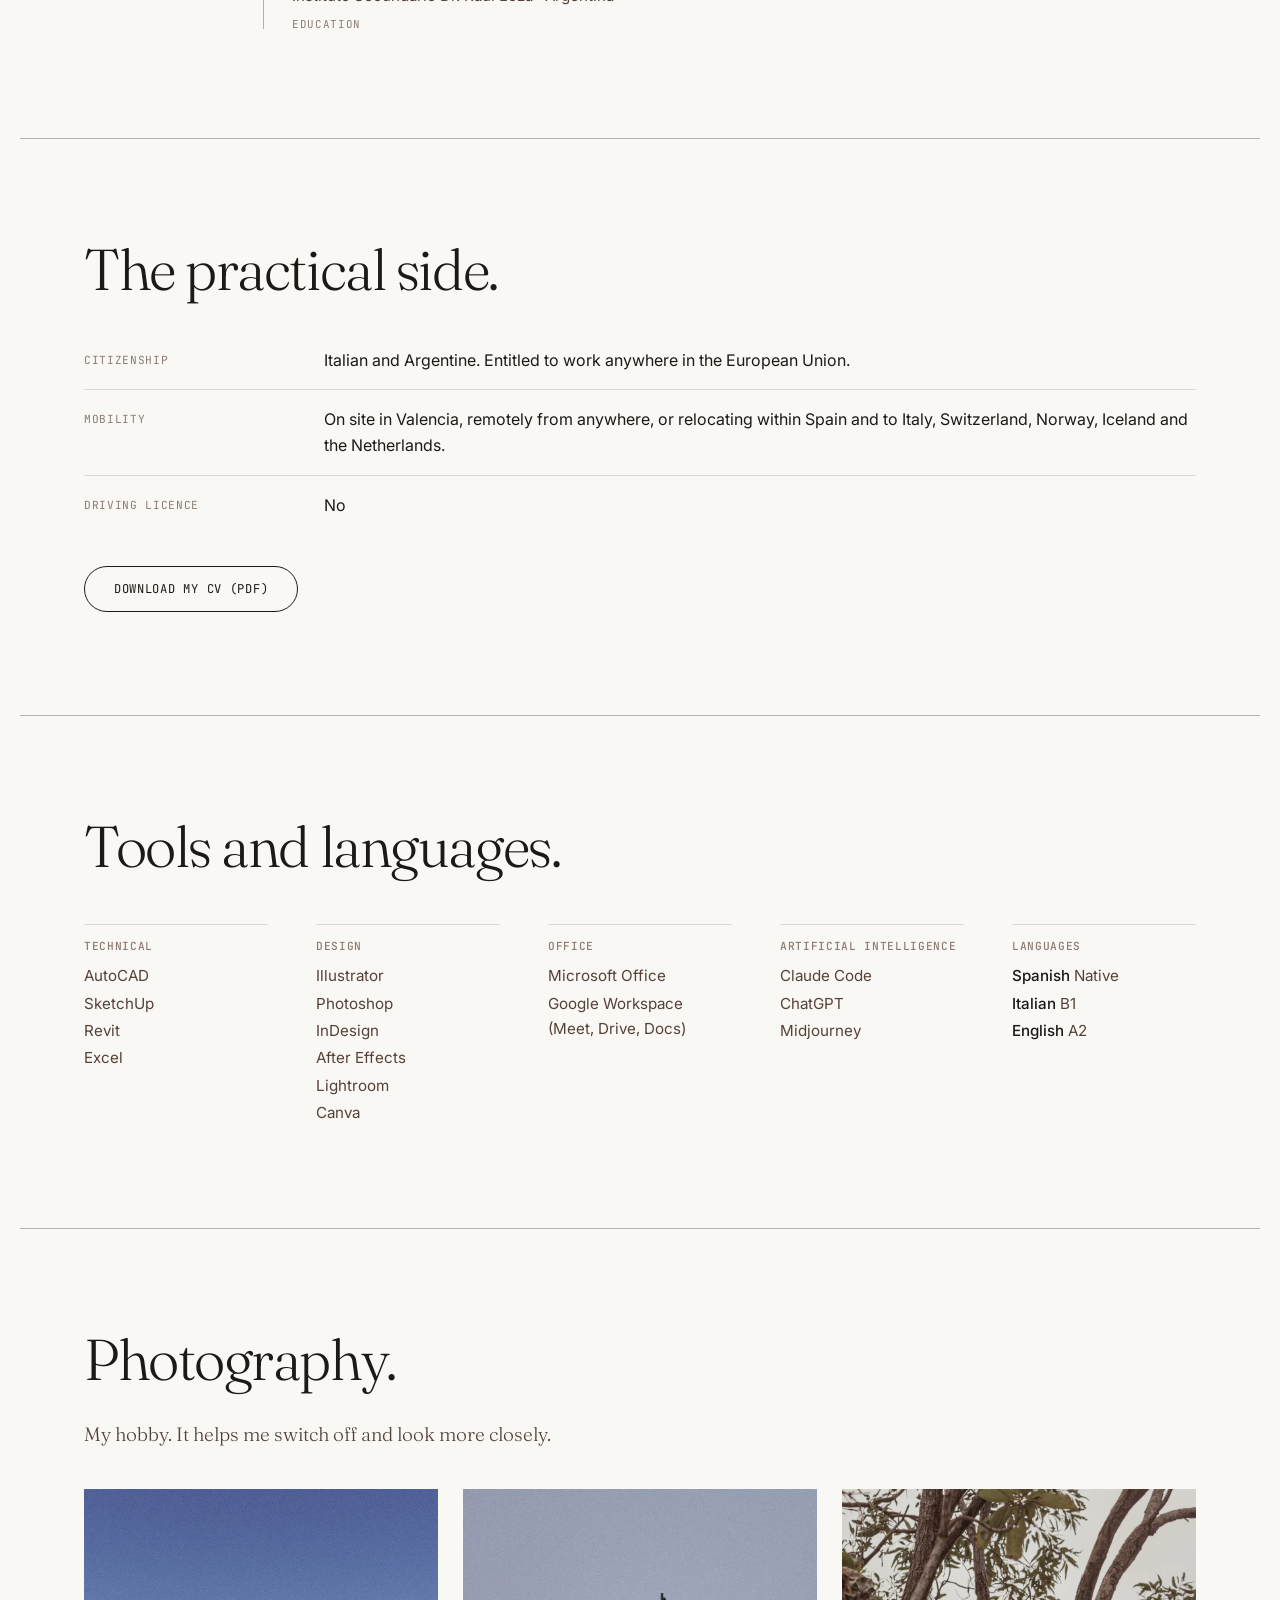
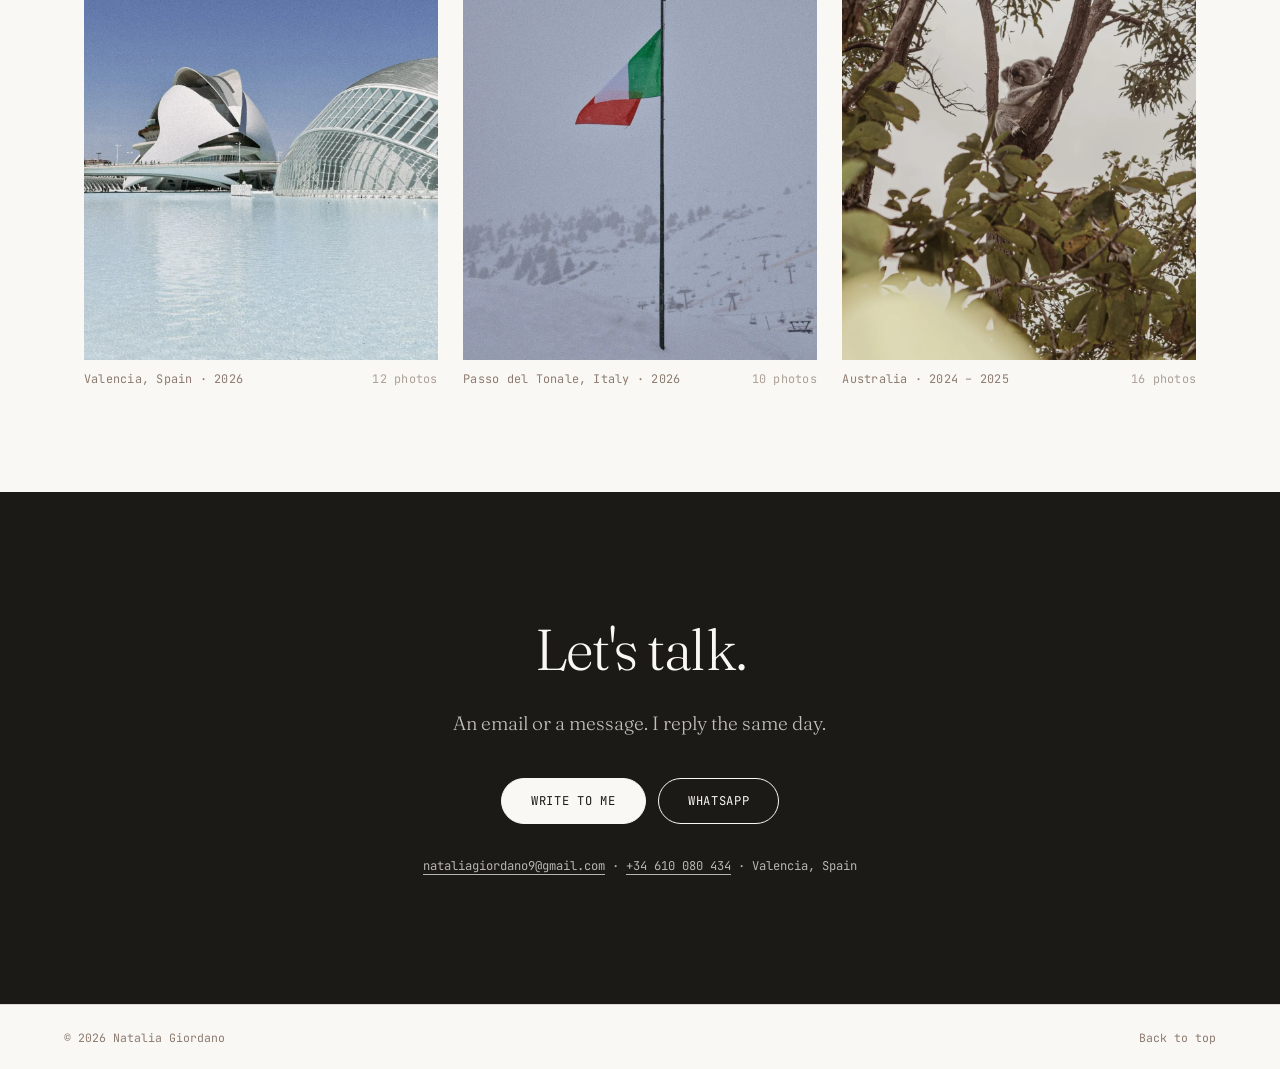
<file: en/index.html>
<!DOCTYPE html>
<html lang="en" data-puerta="index">
<head>
<meta charset="utf-8">
<meta name="viewport" content="width=device-width, initial-scale=1">
<title>Natalia Giordano — Civil engineer · Brand designer</title>
<meta name="description" content="Civil engineer, project technician and brand designer in Valencia. Quantities and budgets, brand design, hospitality and retail.">
<meta property="og:title" content="Natalia Giordano — Civil engineer · Brand designer">
<meta property="og:description" content="Civil engineer, project technician and brand designer in Valencia. Quantities and budgets, brand design, hospitality and retail.">
<meta property="og:type" content="profile">
<link rel="preconnect" href="https://fonts.googleapis.com">
<link rel="preconnect" href="https://fonts.gstatic.com" crossorigin>
<link rel="stylesheet" href="https://fonts.googleapis.com/css2?family=Fraunces:ital,opsz,wght@0,9..144,300;0,9..144,400;0,9..144,500;1,9..144,300&family=Inter:wght@400;500&family=JetBrains+Mono:wght@400;500&display=swap">
<link rel="stylesheet" href="../styles.css?v=20261107">
<link rel="icon" href="../assets/favicon.svg" type="image/svg+xml">
<link rel="alternate" hreflang="es" href="../index.html"><link rel="alternate" hreflang="en" href="../en/index.html"><link rel="alternate" hreflang="it" href="../it/index.html">
<script src="../lib/tema.js?v=20261107"></script>
<script type="application/ld+json">
{"@context":"https://schema.org","@type":"Person","name":"Natalia Giordano","jobTitle":"Ingeniera civil · Técnica de proyectos · Diseñadora de marca","email":"mailto:nataliagiordano9@gmail.com","address":{"@type":"PostalAddress","addressLocality":"Valencia","addressCountry":"ES"}}
</script>
</head>
<body>
<a class="skip-link" href="#principal">Skip to content</a>
<header class="cab">
  <a class="cab-nombre" href="index.html">Natalia Giordano</a>
  <div class="cab-acciones">
    <div class="cab-idiomas" role="group" aria-label="Language"><a href="../index.html" hreflang="es" lang="es">ES</a><a href="../en/index.html" hreflang="en" lang="en" aria-current="true">EN</a><a href="../it/index.html" hreflang="it" lang="it">IT</a></div>
    <button class="cab-tema" type="button" data-tema aria-label="Switch between light and dark mode" title="Light / dark mode"><span class="tema-icono" aria-hidden="true"></span></button>
    <button class="cab-menu" type="button" aria-expanded="false" aria-controls="nav-principal" data-menu>Menu</button>
  </div>
  <nav id="nav-principal" class="cab-nav" aria-label="Areas">
    <ul>
      <li><a href="tecnica.html" data-sector="tecnica">Project technician</a></li><li><a href="marca.html" data-sector="marca">Brand design</a></li><li><a href="hosteleria.html" data-sector="hosteleria">Hospitality &amp; retail</a></li>
      <li><a href="#contacto" class="cab-contacto">Write to me</a></li>
    </ul>
  </nav>
</header>
<main><section class="hero hero-index" id="principal">
  <div class="hero-int">
    <p class="hero-rotulo">Civil engineer · Project technician · Graphic designer</p>
    <h1 class="hero-titulo">Natalia Giordano.</h1>
    <p class="hero-linea">Argentine civil engineer and graphic designer, currently living in Valencia, Spain. Choose the area you&#x27;re interested in: you&#x27;ll see what you&#x27;re looking for first and, below it, the whole journey.</p>
  </div>
  <div class="hero-foto hero-foto-doble">
    <img src="../assets/img/nati-carnet.webp" alt="Natalia Giordano" loading="eager">
    <img class="foto-alt" src="../assets/img/nati-sidney.webp" alt="" aria-hidden="true" loading="eager"></div>
</section>
<section class="bloque bloque-puertas">
  <div class="puertas"><a class="puerta puerta-tecnica" href="tecnica.html" data-iman>
      <span class="puerta-nombre">Project technician</span>
      <span class="puerta-linea">Civil engineer working as a technical assistant or collaborator for studios and companies: quantity take-offs, budgets, drafting and project documentation. I settle into a team quickly and work in an orderly way.</span>
      <span class="puerta-disp mono">Available immediately · on site in Valencia or remotely from anywhere</span>
      <span class="puerta-ir">Enter</span>
    </a><a class="puerta puerta-marca" href="marca.html" data-iman>
      <span class="puerta-nombre">Brand design</span>
      <span class="puerta-linea">Brand designer since 2018. Visual identity, brand guidelines, applications and, when the project calls for it, scenes of the space in digital art and motion.</span>
      <span class="puerta-disp mono">Available immediately · on site in Valencia or remotely from anywhere</span>
      <span class="puerta-ir">Enter</span>
    </a><a class="puerta puerta-hosteleria" href="hosteleria.html" data-iman>
      <span class="puerta-nombre">Hospitality &amp; retail</span>
      <span class="puerta-linea">Housekeeper in hotels, catering assistant at events, dishwasher in restaurants and sales assistant in retail. Summer and winter seasons in Italy, Australia and Spain.<br>I hope my experience can be useful to your team.</span>
      <span class="puerta-disp mono">Available immediately · Spain (islands included), Italy, Switzerland, Norway, Iceland and the Netherlands</span>
      <span class="puerta-ir">Enter</span>
    </a></div>
</section>
<section class="bloque bloque-pres" id="quien">
  <h2 class="bloque-titulo">Who I am.</h2>
  <div class="pres"><p>Thank you for reading this far.</p><p>For a long time I thought I had to choose between calculation and drawing. I studied engineering and, in the meantime, taught myself design, project by project, since 2018. Over the years I understood they were not two separate paths: engineering taught me responsibility and perseverance, to measure before giving an opinion and to document properly; design taught me to notice how a place feels and to listen to what someone needs before drawing it. Today I work with both at once.</p><p>The last few years have been about travelling and working. I worked independently and in studios with large teams within my profession; I was also a kitchen hand, made beds in hotels, washed dishes in restaurants and served large events in Italy and small ones in Australia. That taught me the value of being on time, doing well whatever needs doing and looking after the person in front of you. It also taught me to work side by side with people from everywhere, to keep calm when the pace picks up and, along the way, to cook much better.</p><p>I like to ask a lot of questions before starting and to explain the reason behind every decision.</p><p>I have been travelling since I finished my degree and my curiosity hasn&#x27;t worn off: almost twenty countries so far, some only passing through. That&#x27;s why I carry a second-hand camera everywhere: to capture what I don&#x27;t want to forget.</p><p>If you&#x27;re reading this, you&#x27;re probably looking for someone for your studio, your restaurant, your shop or your hotel. I&#x27;d love to tell you more in person. Write to me.</p></div>
</section>
<section class="bloque bloque-tl" id="trayectoria">
  <h2 class="bloque-titulo">The whole journey.</h2>
  <p class="bloque-linea">From 2007 to today.</p>
  <ol class="tl"><li class="tl-item sector-hosteleria" data-reveal>
      <span class="tl-fecha">Apr 2026 – May 2026</span>
      <span class="tl-punto" aria-hidden="true"></span>
      <div class="tl-cuerpo">
        <h3 class="tl-puesto">Sales assistant</h3>
        <p class="tl-empresa">Zara Home · Valencia, Spain</p>
        <p class="tl-tareas">Customer service, restocking, stock management with a handheld scanner, visual merchandising.</p>
        <span class="tl-sector">Hospitality</span>
      </div>
    </li><li class="tl-item sector-viaje" data-reveal>
      <span class="tl-fecha">Oct 2025 – Jan 2026</span>
      <span class="tl-punto" aria-hidden="true"></span>
      <div class="tl-cuerpo">
        <h3 class="tl-puesto">Stay in Argentina</h3>
        <p class="tl-empresa">Family and travel · Córdoba, Argentina</p>
        <p class="tl-tareas">Between the Australian season and the Italian one.</p>
        <span class="tl-sector">Travel</span>
      </div>
    </li><li class="tl-item sector-hosteleria" data-reveal>
      <span class="tl-fecha">Jan 2026 – Mar 2026</span>
      <span class="tl-punto" aria-hidden="true"></span>
      <div class="tl-cuerpo">
        <h3 class="tl-puesto">Hotel all-rounder · housekeeping</h3>
        <p class="tl-empresa">La Torretta Wellness · Passo del Tonale, Italy</p>
        <p class="tl-tareas">Winter season: rooms and common areas, spa and gym, ski room and laundry.</p>
        <span class="tl-sector">Hospitality</span>
      </div>
    </li><li class="tl-item sector-hosteleria" data-reveal>
      <span class="tl-fecha">Jun 2025 – Jul 2025</span>
      <span class="tl-punto" aria-hidden="true"></span>
      <div class="tl-cuerpo">
        <h3 class="tl-puesto">Volunteer</h3>
        <p class="tl-empresa">MINCA project and family home · Magnetic Island, Australia</p>
        <p class="tl-tareas">Native flora conservation, environmental maintenance and household support.</p>
        <span class="tl-sector">Hospitality</span>
      </div>
    </li><li class="tl-item sector-hosteleria" data-reveal>
      <span class="tl-fecha">Jun 2025 – Jun 2025</span>
      <span class="tl-punto" aria-hidden="true"></span>
      <div class="tl-cuerpo">
        <h3 class="tl-puesto">All-rounder</h3>
        <p class="tl-empresa">Cape Trib Farm · Cape Tribulation, Australia</p>
        <p class="tl-tareas">Cleaning, general maintenance and help with tropical fruit tours.</p>
        <span class="tl-sector">Hospitality</span>
      </div>
    </li><li class="tl-item sector-hosteleria" data-reveal>
      <span class="tl-fecha">Apr 2025 – Jun 2025</span>
      <span class="tl-punto" aria-hidden="true"></span>
      <div class="tl-cuerpo">
        <h3 class="tl-puesto">Hotel all-rounder</h3>
        <p class="tl-empresa">Ravenshoe Hotel · Ravenshoe, Australia</p>
        <p class="tl-tareas">Cleaning, kitchen help and general hotel duties. Volunteering in a family home at the same time.</p>
        <span class="tl-sector">Hospitality</span>
      </div>
    </li><li class="tl-item sector-hosteleria" data-reveal>
      <span class="tl-fecha">Mar 2025 – Apr 2025</span>
      <span class="tl-punto" aria-hidden="true"></span>
      <div class="tl-cuerpo">
        <h3 class="tl-puesto">Catering assistant</h3>
        <p class="tl-empresa">Spanish Catering · Byron Bay, Australia</p>
        <p class="tl-tareas">Event set-up, service and customer care.</p>
        <span class="tl-sector">Hospitality</span>
      </div>
    </li><li class="tl-item sector-hosteleria" data-reveal>
      <span class="tl-fecha">Oct 2024 – Feb 2025</span>
      <span class="tl-punto" aria-hidden="true"></span>
      <div class="tl-cuerpo">
        <h3 class="tl-puesto">Cleaner</h3>
        <p class="tl-empresa">No Sweat Cleaning · Sydney, Australia</p>
        <p class="tl-tareas">Residential and commercial cleaning, working independently to quality standards.</p>
        <span class="tl-sector">Hospitality</span>
      </div>
    </li><li class="tl-item sector-hosteleria" data-reveal>
      <span class="tl-fecha">Aug 2024 – Oct 2024</span>
      <span class="tl-punto" aria-hidden="true"></span>
      <div class="tl-cuerpo">
        <h3 class="tl-puesto">Dishwasher and front-of-house support</h3>
        <p class="tl-empresa">Sabbinirica Bistrot · Sicily, Italy</p>
        <p class="tl-tareas">General restaurant support.</p>
        <span class="tl-sector">Hospitality</span>
      </div>
    </li><li class="tl-item sector-hosteleria" data-reveal>
      <span class="tl-fecha">Jul 2024 – Sep 2024</span>
      <span class="tl-punto" aria-hidden="true"></span>
      <div class="tl-cuerpo">
        <h3 class="tl-puesto">Room attendant</h3>
        <p class="tl-empresa">La Dependance Hotel · Sicily, Italy</p>
        <p class="tl-tareas">Cleaning and preparing rooms and common areas in a boutique hotel.</p>
        <span class="tl-sector">Hospitality</span>
      </div>
    </li><li class="tl-item sector-hosteleria" data-reveal>
      <span class="tl-fecha">Apr 2024 – Aug 2024</span>
      <span class="tl-punto" aria-hidden="true"></span>
      <div class="tl-cuerpo">
        <h3 class="tl-puesto">Dishwasher and kitchen hand</h3>
        <p class="tl-empresa">Fontana D&#x27;Ercole · Sicily, Italy</p>
        <p class="tl-tareas">Fast-paced kitchen, coordinating with the team.</p>
        <span class="tl-sector">Hospitality</span>
      </div>
    </li><li class="tl-item sector-tecnica" data-reveal>
      <span class="tl-fecha">Nov 2023 – May 2024</span>
      <span class="tl-punto" aria-hidden="true"></span>
      <div class="tl-cuerpo">
        <h3 class="tl-puesto">Architectural project technician</h3>
        <p class="tl-empresa">INGEC Studio · Italy · remote</p>
        <p class="tl-tareas">Quantity take-offs, budgets and project documentation. Site surveys, 3D modelling and graphic material. Support to the studio&#x27;s management.</p>
        <span class="tl-sector">Technical</span>
      </div>
    </li><li class="tl-item sector-tecnica" data-reveal>
      <span class="tl-fecha">Jan 2021 – Jan 2022</span>
      <span class="tl-punto" aria-hidden="true"></span>
      <div class="tl-cuerpo">
        <h3 class="tl-puesto">Architectural project designer</h3>
        <p class="tl-empresa">Área Arquitectura + Diseño · Córdoba, Argentina</p>
        <p class="tl-tareas">Spatial and typological proposals, technical support for feasibility, documentation and graphic material.</p>
        <span class="tl-sector">Technical</span>
      </div>
    </li><li class="tl-item sector-marca" data-reveal>
      <span class="tl-fecha">Jan 2020 – Feb 2022</span>
      <span class="tl-punto" aria-hidden="true"></span>
      <div class="tl-cuerpo">
        <h3 class="tl-puesto">Graphic designer</h3>
        <p class="tl-empresa">Itseil · Colombia · remote</p>
        <p class="tl-tareas">Content for digital campaigns and social media, adapting identities for different brands.</p>
        <span class="tl-sector">Brand</span>
      </div>
    </li><li class="tl-item sector-marca" data-reveal>
      <span class="tl-fecha">Jun 2018 – today</span>
      <span class="tl-punto" aria-hidden="true"></span>
      <div class="tl-cuerpo">
        <h3 class="tl-puesto">Freelance brand designer</h3>
        <p class="tl-empresa">Own clients · Remote</p>
        <p class="tl-tareas">Visual identities, logos, brand guidelines, editorial design, packaging and labels. Full project management with the client.</p>
        <span class="tl-sector">Brand</span>
      </div>
    </li><li class="tl-item sector-formacion" data-reveal>
      <span class="tl-fecha">Mar 2013 – Sep 2023</span>
      <span class="tl-punto" aria-hidden="true"></span>
      <div class="tl-cuerpo">
        <h3 class="tl-puesto">Civil Engineering</h3>
        <p class="tl-empresa">UTN · Facultad Regional Córdoba · Córdoba, Argentina</p>
        <p class="tl-tareas">Degree in Civil Engineering.</p>
        <span class="tl-sector">Education</span>
      </div>
    </li><li class="tl-item sector-formacion" data-reveal>
      <span class="tl-fecha">Mar 2007 – Dec 2012</span>
      <span class="tl-punto" aria-hidden="true"></span>
      <div class="tl-cuerpo">
        <h3 class="tl-puesto">High school diploma in Economics and Business Management</h3>
        <p class="tl-empresa">Instituto Secundario Dr. Raúl Loza · Argentina</p>
        
        <span class="tl-sector">Education</span>
      </div>
    </li></ol>
</section>
<section class="bloque bloque-ficha" id="ficha">
  <h2 class="bloque-titulo">The practical side.</h2>
  <dl class="ficha"><div class="ficha-fila"><dt>Citizenship</dt><dd>Italian and Argentine. Entitled to work anywhere in the European Union.</dd></div><div class="ficha-fila"><dt>Mobility</dt><dd>On site in Valencia, remotely from anywhere, or relocating within Spain and to Italy, Switzerland, Norway, Iceland and the Netherlands.</dd></div><div class="ficha-fila"><dt>Driving licence</dt><dd>No</dd></div></dl>
  <p class="ficha-cv"><a class="btn btn-borde" href="../assets/cv/CV-Natalia-Giordano-en.pdf" download>Download my CV (PDF)</a></p>
</section>
<section class="bloque bloque-herr" id="herramientas">
  <h2 class="bloque-titulo">Tools and languages.</h2>
  <div class="herr"><div class="herr-grupo">
      <h3 class="herr-nombre">Technical</h3>
      <ul><li>AutoCAD</li><li>SketchUp</li><li>Revit</li><li>Excel</li></ul>
    </div><div class="herr-grupo">
      <h3 class="herr-nombre">Design</h3>
      <ul><li>Illustrator</li><li>Photoshop</li><li>InDesign</li><li>After Effects</li><li>Lightroom</li><li>Canva</li></ul>
    </div><div class="herr-grupo">
      <h3 class="herr-nombre">Office</h3>
      <ul><li>Microsoft Office</li><li>Google Workspace (Meet, Drive, Docs)</li></ul>
    </div><div class="herr-grupo">
      <h3 class="herr-nombre">Artificial intelligence</h3>
      <ul><li>Claude Code</li><li>ChatGPT</li><li>Midjourney</li></ul>
    </div>
    <div class="herr-grupo">
      <h3 class="herr-nombre">Languages</h3>
      <ul class="idiomas"><li><strong>Spanish</strong> Native</li><li><strong>Italian</strong> B1</li><li><strong>English</strong> A2</li></ul>
    </div>
  </div>
</section>
<section class="bloque bloque-foto" id="fotografia">
  <h2 class="bloque-titulo">Photography.</h2>
  <p class="bloque-linea">My hobby. It helps me switch off and look more closely.</p>
  <div class="series"><figure class="serie" data-serie data-reveal style="--desfase:0ms">
      <div class="serie-marco"><img src="../assets/img/foto-valencia-1.webp" alt="Valencia, Spain · 2026" loading="lazy" decoding="async" class=is-on><img src="../assets/img/foto-valencia-2.webp" alt="Valencia, Spain · 2026" loading="lazy" decoding="async"><img src="../assets/img/foto-valencia-3.webp" alt="Valencia, Spain · 2026" loading="lazy" decoding="async"><img src="../assets/img/foto-valencia-4.webp" alt="Valencia, Spain · 2026" loading="lazy" decoding="async"><img src="../assets/img/foto-valencia-5.webp" alt="Valencia, Spain · 2026" loading="lazy" decoding="async"><img src="../assets/img/foto-valencia-6.webp" alt="Valencia, Spain · 2026" loading="lazy" decoding="async"><img src="../assets/img/foto-valencia-7.webp" alt="Valencia, Spain · 2026" loading="lazy" decoding="async"><img src="../assets/img/foto-valencia-12.webp" alt="Valencia, Spain · 2026" loading="lazy" decoding="async"><img src="../assets/img/foto-valencia-8.webp" alt="Valencia, Spain · 2026" loading="lazy" decoding="async"><img src="../assets/img/foto-valencia-9.webp" alt="Valencia, Spain · 2026" loading="lazy" decoding="async"><img src="../assets/img/foto-valencia-10.webp" alt="Valencia, Spain · 2026" loading="lazy" decoding="async"><img src="../assets/img/foto-valencia-11.webp" alt="Valencia, Spain · 2026" loading="lazy" decoding="async"></div>
      <figcaption class="mono">Valencia, Spain · 2026 <span class="serie-n">12 photos</span></figcaption>
    </figure><figure class="serie" data-serie data-reveal style="--desfase:2200ms">
      <div class="serie-marco"><img src="../assets/img/foto-tonale-bandera.webp" alt="Passo del Tonale, Italy · 2026" loading="lazy" decoding="async" class=is-on><img src="../assets/img/foto-tonale-esquis.webp" alt="Passo del Tonale, Italy · 2026" loading="lazy" decoding="async"><img src="../assets/img/foto-tonale-2.webp" alt="Passo del Tonale, Italy · 2026" loading="lazy" decoding="async"><img src="../assets/img/foto-tonale-retrato.webp" alt="Passo del Tonale, Italy · 2026" loading="lazy" decoding="async"><img src="../assets/img/foto-tonale-3.webp" alt="Passo del Tonale, Italy · 2026" loading="lazy" decoding="async"><img src="../assets/img/foto-tonale-valle.webp" alt="Passo del Tonale, Italy · 2026" loading="lazy" decoding="async"><img src="../assets/img/foto-tonale-6.webp" alt="Passo del Tonale, Italy · 2026" loading="lazy" decoding="async"><img src="../assets/img/foto-tonale-1.webp" alt="Passo del Tonale, Italy · 2026" loading="lazy" decoding="async"><img src="../assets/img/foto-tonale-pico.webp" alt="Passo del Tonale, Italy · 2026" loading="lazy" decoding="async"><img src="../assets/img/foto-tonale-4.webp" alt="Passo del Tonale, Italy · 2026" loading="lazy" decoding="async"></div>
      <figcaption class="mono">Passo del Tonale, Italy · 2026 <span class="serie-n">10 photos</span></figcaption>
    </figure><figure class="serie" data-serie data-reveal style="--desfase:4400ms">
      <div class="serie-marco"><img src="../assets/img/foto-australia-1.webp" alt="Australia · 2024 – 2025" loading="lazy" decoding="async" class=is-on><img src="../assets/img/foto-au-ballena.webp" alt="Australia · 2024 – 2025" loading="lazy" decoding="async"><img src="../assets/img/foto-au-medusa.webp" alt="Australia · 2024 – 2025" loading="lazy" decoding="async"><img src="../assets/img/foto-australia-2.webp" alt="Australia · 2024 – 2025" loading="lazy" decoding="async"><img src="../assets/img/foto-au-opera-1.webp" alt="Australia · 2024 – 2025" loading="lazy" decoding="async"><img src="../assets/img/foto-au-delfines.webp" alt="Australia · 2024 – 2025" loading="lazy" decoding="async"><img src="../assets/img/foto-au-surf-2.webp" alt="Australia · 2024 – 2025" loading="lazy" decoding="async"><img src="../assets/img/foto-au-ola.webp" alt="Australia · 2024 – 2025" loading="lazy" decoding="async"><img src="../assets/img/foto-australia-4.webp" alt="Australia · 2024 – 2025" loading="lazy" decoding="async"><img src="../assets/img/foto-au-opera-2.webp" alt="Australia · 2024 – 2025" loading="lazy" decoding="async"><img src="../assets/img/foto-au-playa-3.webp" alt="Australia · 2024 – 2025" loading="lazy" decoding="async"><img src="../assets/img/foto-australia-5.webp" alt="Australia · 2024 – 2025" loading="lazy" decoding="async"><img src="../assets/img/foto-au-playa-4.webp" alt="Australia · 2024 – 2025" loading="lazy" decoding="async"><img src="../assets/img/foto-australia-6.webp" alt="Australia · 2024 – 2025" loading="lazy" decoding="async"><img src="../assets/img/foto-au-camping.webp" alt="Australia · 2024 – 2025" loading="lazy" decoding="async"><img src="../assets/img/foto-au-playa-2.webp" alt="Australia · 2024 – 2025" loading="lazy" decoding="async"></div>
      <figcaption class="mono">Australia · 2024 – 2025 <span class="serie-n">16 photos</span></figcaption>
    </figure></div>
</section>
<section class="bloque bloque-contacto inv" id="contacto">
  <h2 class="bloque-titulo">Let&#x27;s talk.</h2>
  <p class="bloque-linea">An email or a message. I reply the same day.</p>
  <div class="contacto-botones">
    <a class="btn btn-blanco" href="mailto:nataliagiordano9@gmail.com?subject=Contact%20from%20the%20website" data-iman data-correo="nataliagiordano9@gmail.com" data-asunto="Contact from the website" data-l-titulo="Write to" data-l-copiar="Copy" data-l-copiado="Email copied" data-l-gmail="Open in Gmail" data-l-outlook="Open in Outlook" data-l-app="Mail app" data-l-cerrar="Close">Write to me</a>
    <a class="btn btn-borde" href="https://wa.me/34610080434?text=Hi%20Natalia%2C%20I%20saw%20your%20portfolio%20and%20I%27d%20like%20to%20get%20in%20touch." target="_blank" rel="noopener" data-iman>WhatsApp</a>
  </div>
  <p class="contacto-datos"><a href="mailto:nataliagiordano9@gmail.com?subject=Contact%20from%20the%20website" data-correo="nataliagiordano9@gmail.com" data-asunto="Contact from the website" data-l-titulo="Write to" data-l-copiar="Copy" data-l-copiado="Email copied" data-l-gmail="Open in Gmail" data-l-outlook="Open in Outlook" data-l-app="Mail app" data-l-cerrar="Close">nataliagiordano9@gmail.com</a> · <a href="https://wa.me/34610080434?text=Hi%20Natalia%2C%20I%20saw%20your%20portfolio%20and%20I%27d%20like%20to%20get%20in%20touch." target="_blank" rel="noopener">+34 610 080 434</a> · Valencia, Spain</p>
</section>
</main><footer class="pie">
  <span>© 2026 Natalia Giordano</span>
  <a href="#principal">Back to top</a>
</footer>
<script defer src="../lib/manifest.js?v=20261107"></script>
<script defer src="../main.js?v=20261107"></script>
</body>
</html>
</file>
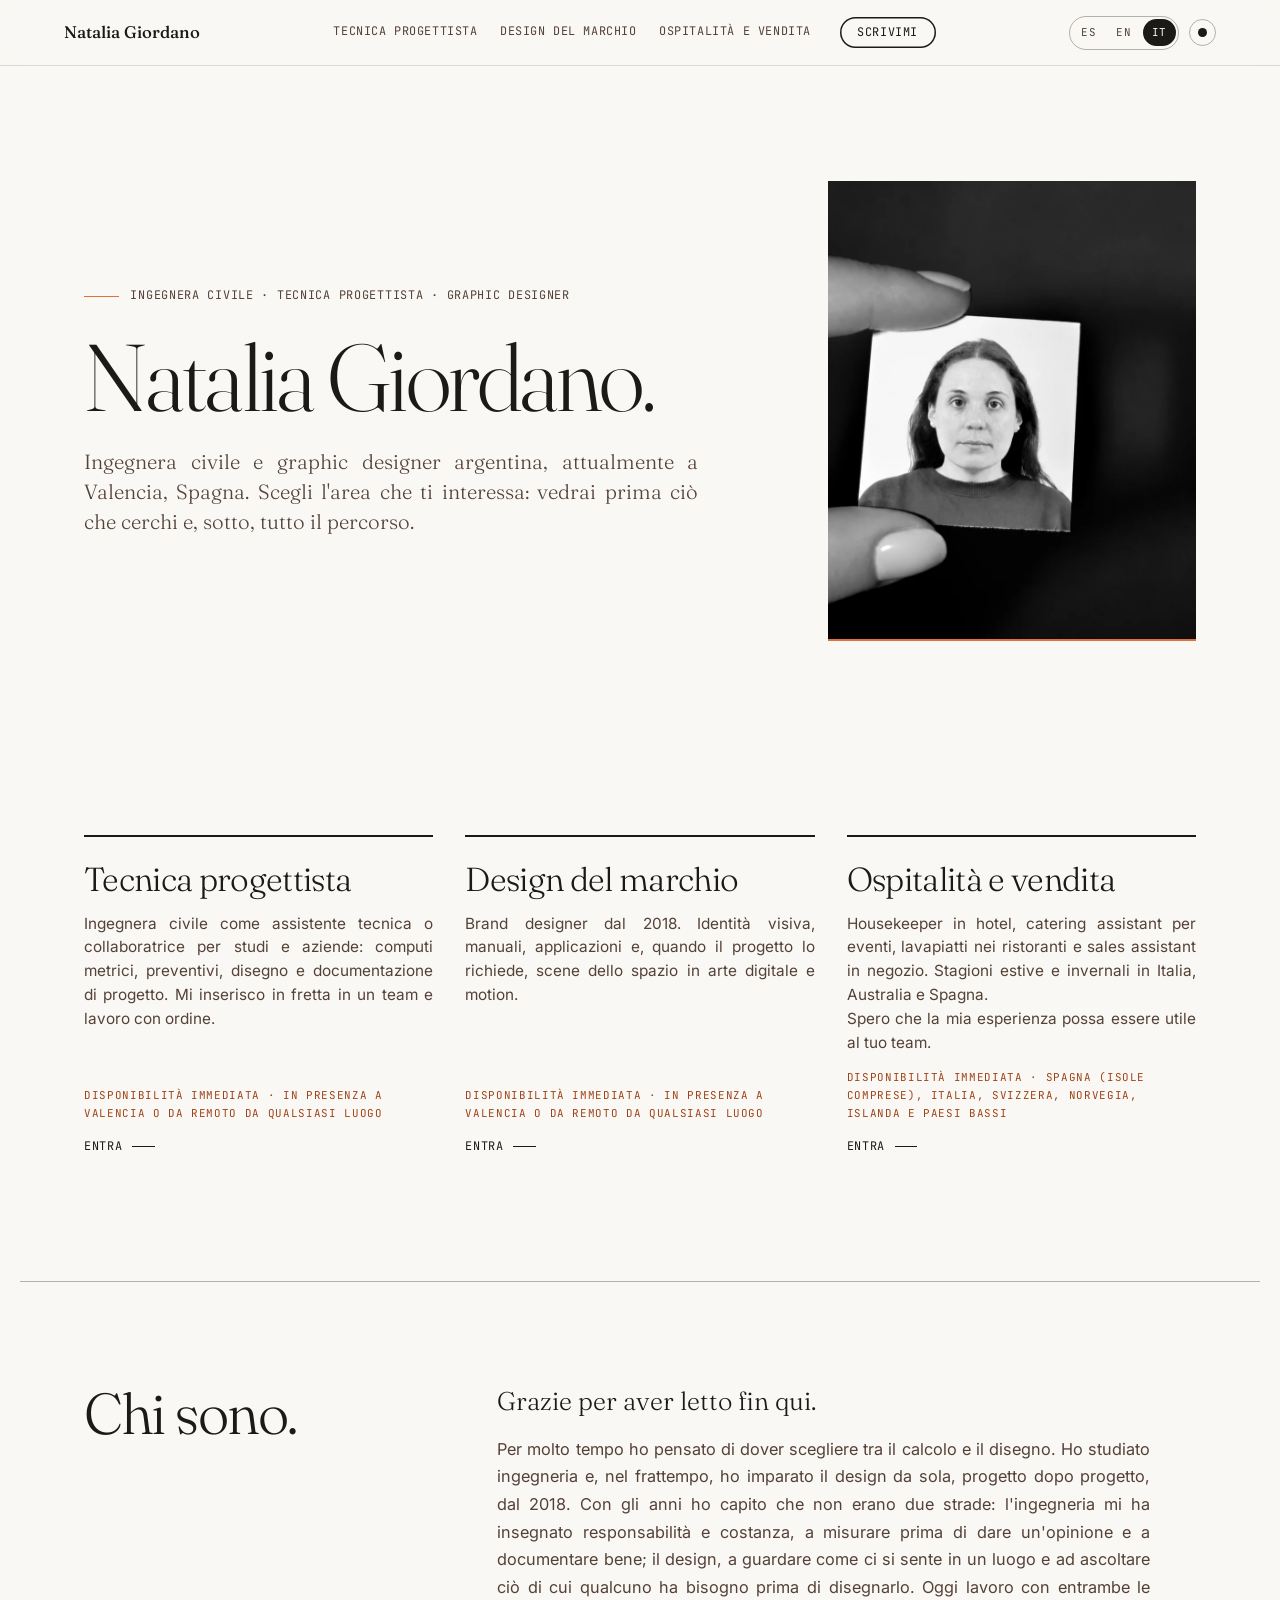
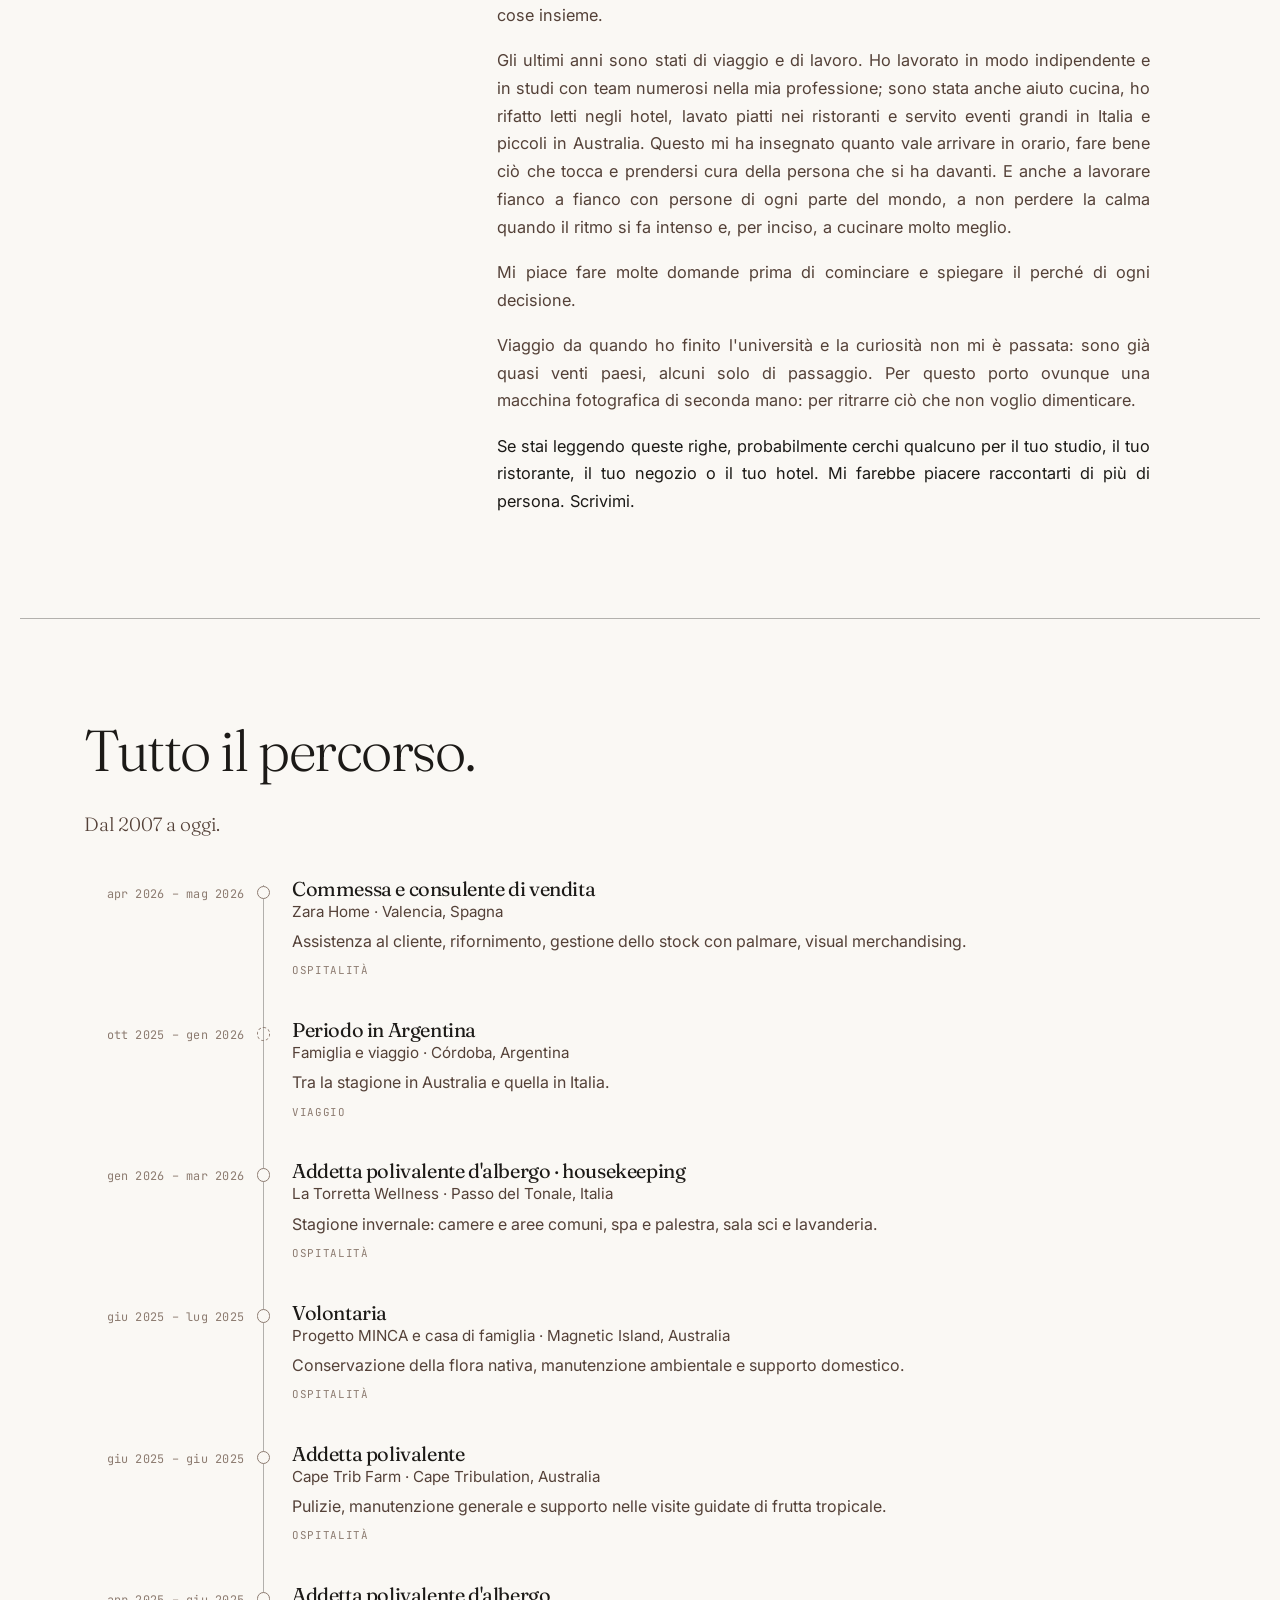
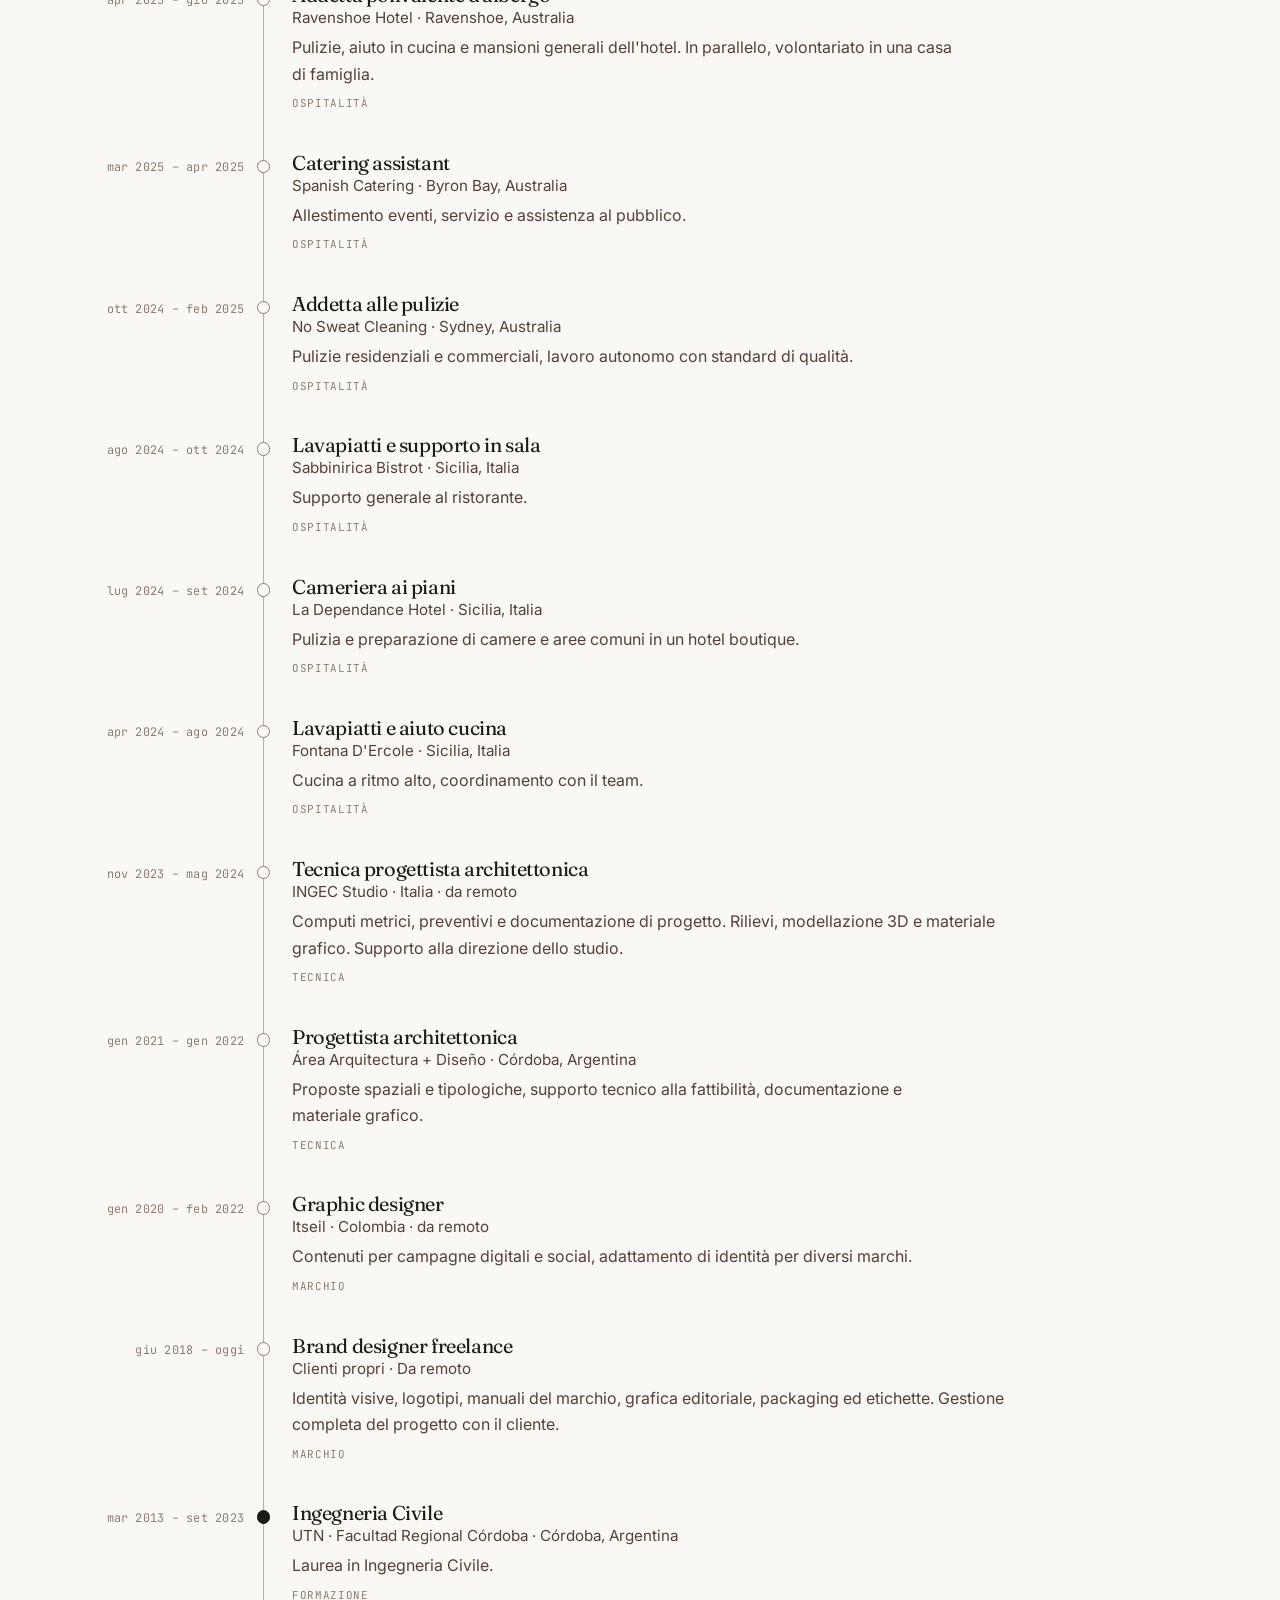
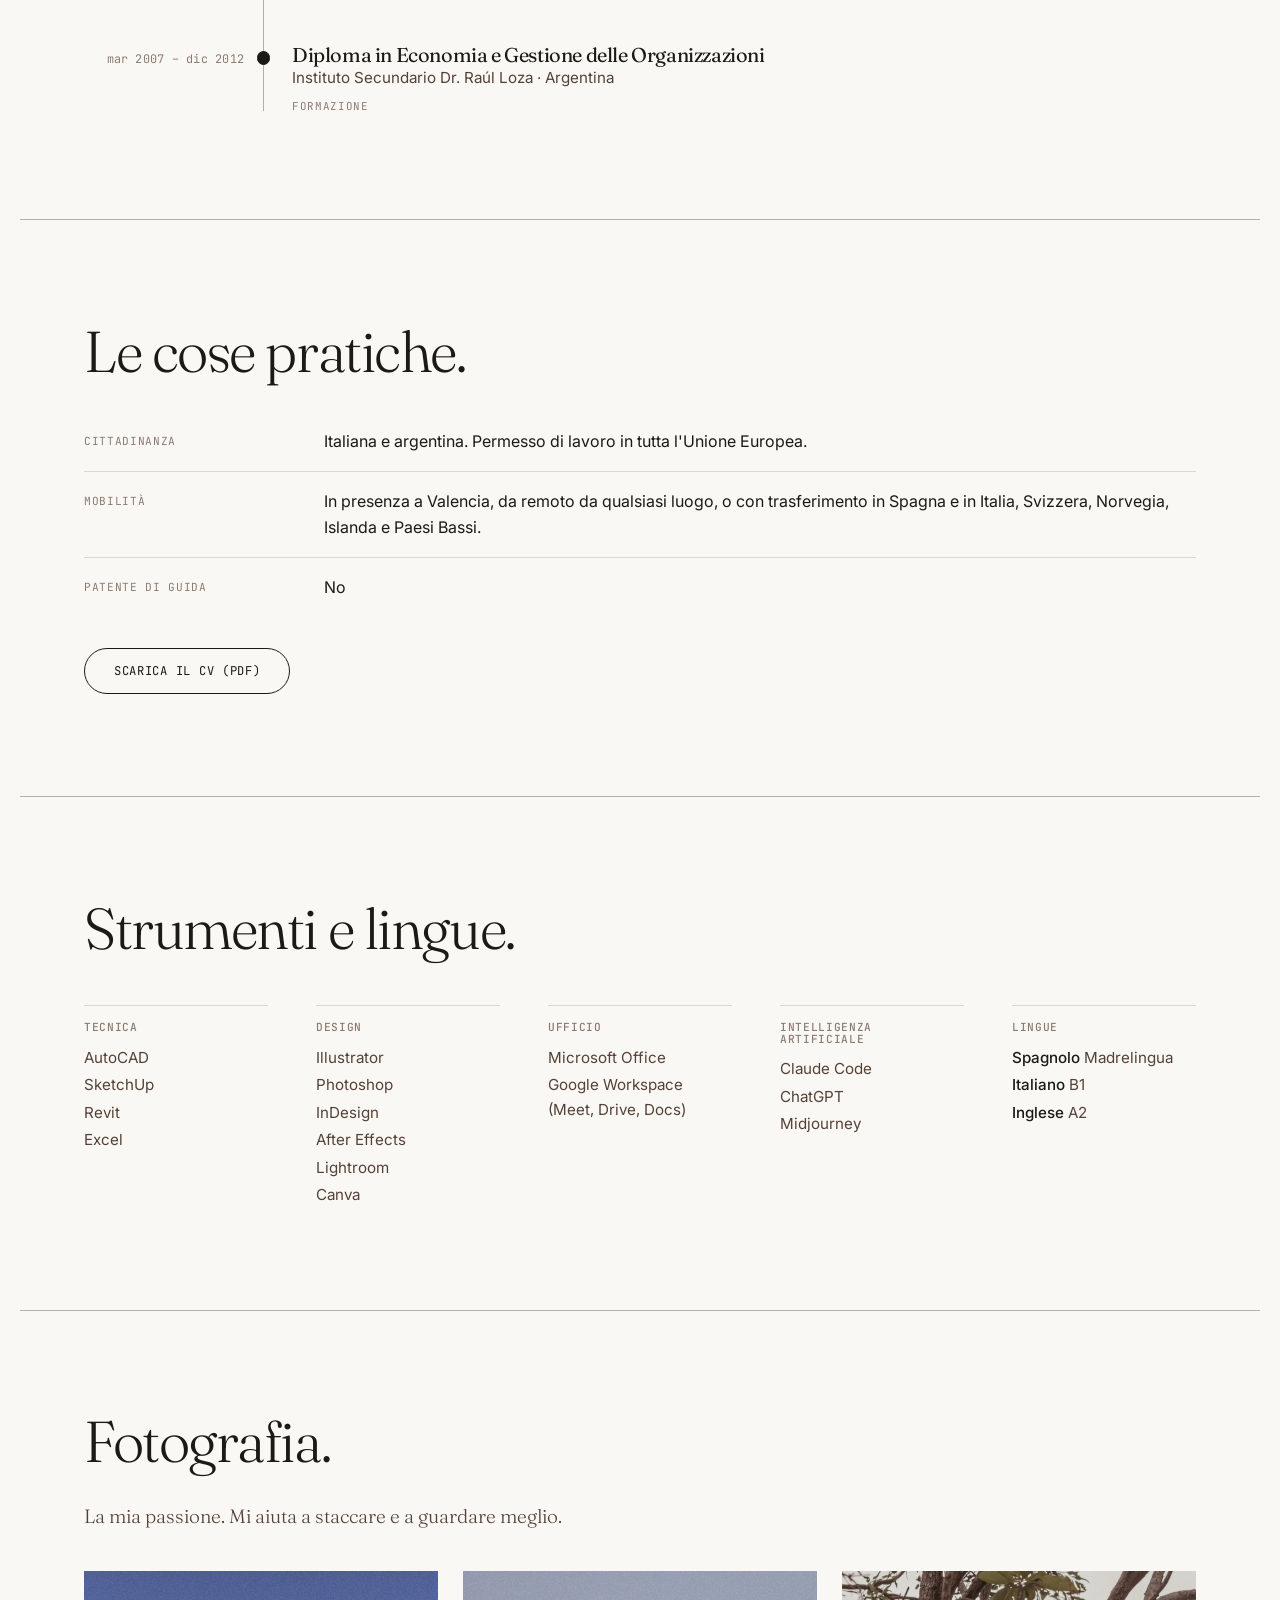
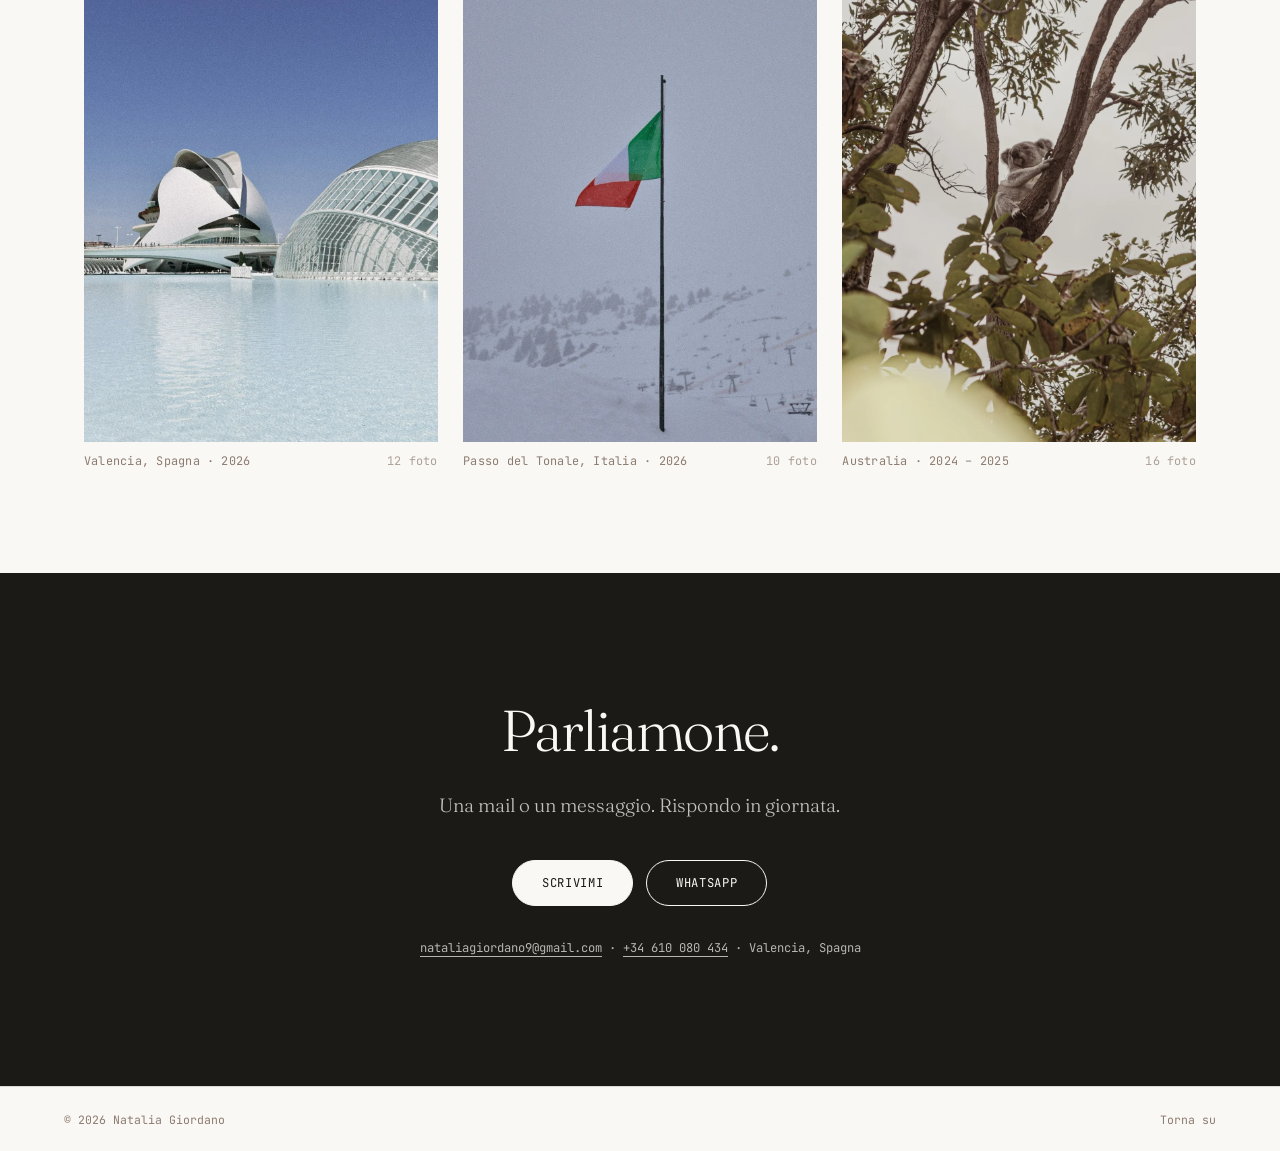
<file: it/index.html>
<!DOCTYPE html>
<html lang="it" data-puerta="index">
<head>
<meta charset="utf-8">
<meta name="viewport" content="width=device-width, initial-scale=1">
<title>Natalia Giordano — Ingegnera civile · Brand designer</title>
<meta name="description" content="Ingegnera civile, tecnica progettista e brand designer a Valencia. Computi e preventivi, brand design, ospitalità e vendita.">
<meta property="og:title" content="Natalia Giordano — Ingegnera civile · Brand designer">
<meta property="og:description" content="Ingegnera civile, tecnica progettista e brand designer a Valencia. Computi e preventivi, brand design, ospitalità e vendita.">
<meta property="og:type" content="profile">
<link rel="preconnect" href="https://fonts.googleapis.com">
<link rel="preconnect" href="https://fonts.gstatic.com" crossorigin>
<link rel="stylesheet" href="https://fonts.googleapis.com/css2?family=Fraunces:ital,opsz,wght@0,9..144,300;0,9..144,400;0,9..144,500;1,9..144,300&family=Inter:wght@400;500&family=JetBrains+Mono:wght@400;500&display=swap">
<link rel="stylesheet" href="../styles.css?v=20261107">
<link rel="icon" href="../assets/favicon.svg" type="image/svg+xml">
<link rel="alternate" hreflang="es" href="../index.html"><link rel="alternate" hreflang="en" href="../en/index.html"><link rel="alternate" hreflang="it" href="../it/index.html">
<script src="../lib/tema.js?v=20261107"></script>
<script type="application/ld+json">
{"@context":"https://schema.org","@type":"Person","name":"Natalia Giordano","jobTitle":"Ingeniera civil · Técnica de proyectos · Diseñadora de marca","email":"mailto:nataliagiordano9@gmail.com","address":{"@type":"PostalAddress","addressLocality":"Valencia","addressCountry":"ES"}}
</script>
</head>
<body>
<a class="skip-link" href="#principal">Vai al contenuto</a>
<header class="cab">
  <a class="cab-nombre" href="index.html">Natalia Giordano</a>
  <div class="cab-acciones">
    <div class="cab-idiomas" role="group" aria-label="Lingua"><a href="../index.html" hreflang="es" lang="es">ES</a><a href="../en/index.html" hreflang="en" lang="en">EN</a><a href="../it/index.html" hreflang="it" lang="it" aria-current="true">IT</a></div>
    <button class="cab-tema" type="button" data-tema aria-label="Alterna modalità chiara e scura" title="Modalità chiara / scura"><span class="tema-icono" aria-hidden="true"></span></button>
    <button class="cab-menu" type="button" aria-expanded="false" aria-controls="nav-principal" data-menu>Menu</button>
  </div>
  <nav id="nav-principal" class="cab-nav" aria-label="Aree">
    <ul>
      <li><a href="tecnica.html" data-sector="tecnica">Tecnica progettista</a></li><li><a href="marca.html" data-sector="marca">Design del marchio</a></li><li><a href="hosteleria.html" data-sector="hosteleria">Ospitalità e vendita</a></li>
      <li><a href="#contacto" class="cab-contacto">Scrivimi</a></li>
    </ul>
  </nav>
</header>
<main><section class="hero hero-index" id="principal">
  <div class="hero-int">
    <p class="hero-rotulo">Ingegnera civile · Tecnica progettista · Graphic designer</p>
    <h1 class="hero-titulo">Natalia Giordano.</h1>
    <p class="hero-linea">Ingegnera civile e graphic designer argentina, attualmente a Valencia, Spagna. Scegli l&#x27;area che ti interessa: vedrai prima ciò che cerchi e, sotto, tutto il percorso.</p>
  </div>
  <div class="hero-foto hero-foto-doble">
    <img src="../assets/img/nati-carnet.webp" alt="Natalia Giordano" loading="eager">
    <img class="foto-alt" src="../assets/img/nati-sidney.webp" alt="" aria-hidden="true" loading="eager"></div>
</section>
<section class="bloque bloque-puertas">
  <div class="puertas"><a class="puerta puerta-tecnica" href="tecnica.html" data-iman>
      <span class="puerta-nombre">Tecnica progettista</span>
      <span class="puerta-linea">Ingegnera civile come assistente tecnica o collaboratrice per studi e aziende: computi metrici, preventivi, disegno e documentazione di progetto. Mi inserisco in fretta in un team e lavoro con ordine.</span>
      <span class="puerta-disp mono">Disponibilità immediata · in presenza a Valencia o da remoto da qualsiasi luogo</span>
      <span class="puerta-ir">Entra</span>
    </a><a class="puerta puerta-marca" href="marca.html" data-iman>
      <span class="puerta-nombre">Design del marchio</span>
      <span class="puerta-linea">Brand designer dal 2018. Identità visiva, manuali, applicazioni e, quando il progetto lo richiede, scene dello spazio in arte digitale e motion.</span>
      <span class="puerta-disp mono">Disponibilità immediata · in presenza a Valencia o da remoto da qualsiasi luogo</span>
      <span class="puerta-ir">Entra</span>
    </a><a class="puerta puerta-hosteleria" href="hosteleria.html" data-iman>
      <span class="puerta-nombre">Ospitalità e vendita</span>
      <span class="puerta-linea">Housekeeper in hotel, catering assistant per eventi, lavapiatti nei ristoranti e sales assistant in negozio. Stagioni estive e invernali in Italia, Australia e Spagna.<br>Spero che la mia esperienza possa essere utile al tuo team.</span>
      <span class="puerta-disp mono">Disponibilità immediata · Spagna (isole comprese), Italia, Svizzera, Norvegia, Islanda e Paesi Bassi</span>
      <span class="puerta-ir">Entra</span>
    </a></div>
</section>
<section class="bloque bloque-pres" id="quien">
  <h2 class="bloque-titulo">Chi sono.</h2>
  <div class="pres"><p>Grazie per aver letto fin qui.</p><p>Per molto tempo ho pensato di dover scegliere tra il calcolo e il disegno. Ho studiato ingegneria e, nel frattempo, ho imparato il design da sola, progetto dopo progetto, dal 2018. Con gli anni ho capito che non erano due strade: l&#x27;ingegneria mi ha insegnato responsabilità e costanza, a misurare prima di dare un&#x27;opinione e a documentare bene; il design, a guardare come ci si sente in un luogo e ad ascoltare ciò di cui qualcuno ha bisogno prima di disegnarlo. Oggi lavoro con entrambe le cose insieme.</p><p>Gli ultimi anni sono stati di viaggio e di lavoro. Ho lavorato in modo indipendente e in studi con team numerosi nella mia professione; sono stata anche aiuto cucina, ho rifatto letti negli hotel, lavato piatti nei ristoranti e servito eventi grandi in Italia e piccoli in Australia. Questo mi ha insegnato quanto vale arrivare in orario, fare bene ciò che tocca e prendersi cura della persona che si ha davanti. E anche a lavorare fianco a fianco con persone di ogni parte del mondo, a non perdere la calma quando il ritmo si fa intenso e, per inciso, a cucinare molto meglio.</p><p>Mi piace fare molte domande prima di cominciare e spiegare il perché di ogni decisione.</p><p>Viaggio da quando ho finito l&#x27;università e la curiosità non mi è passata: sono già quasi venti paesi, alcuni solo di passaggio. Per questo porto ovunque una macchina fotografica di seconda mano: per ritrarre ciò che non voglio dimenticare.</p><p>Se stai leggendo queste righe, probabilmente cerchi qualcuno per il tuo studio, il tuo ristorante, il tuo negozio o il tuo hotel. Mi farebbe piacere raccontarti di più di persona. Scrivimi.</p></div>
</section>
<section class="bloque bloque-tl" id="trayectoria">
  <h2 class="bloque-titulo">Tutto il percorso.</h2>
  <p class="bloque-linea">Dal 2007 a oggi.</p>
  <ol class="tl"><li class="tl-item sector-hosteleria" data-reveal>
      <span class="tl-fecha">apr 2026 – mag 2026</span>
      <span class="tl-punto" aria-hidden="true"></span>
      <div class="tl-cuerpo">
        <h3 class="tl-puesto">Commessa e consulente di vendita</h3>
        <p class="tl-empresa">Zara Home · Valencia, Spagna</p>
        <p class="tl-tareas">Assistenza al cliente, rifornimento, gestione dello stock con palmare, visual merchandising.</p>
        <span class="tl-sector">Ospitalità</span>
      </div>
    </li><li class="tl-item sector-viaje" data-reveal>
      <span class="tl-fecha">ott 2025 – gen 2026</span>
      <span class="tl-punto" aria-hidden="true"></span>
      <div class="tl-cuerpo">
        <h3 class="tl-puesto">Periodo in Argentina</h3>
        <p class="tl-empresa">Famiglia e viaggio · Córdoba, Argentina</p>
        <p class="tl-tareas">Tra la stagione in Australia e quella in Italia.</p>
        <span class="tl-sector">Viaggio</span>
      </div>
    </li><li class="tl-item sector-hosteleria" data-reveal>
      <span class="tl-fecha">gen 2026 – mar 2026</span>
      <span class="tl-punto" aria-hidden="true"></span>
      <div class="tl-cuerpo">
        <h3 class="tl-puesto">Addetta polivalente d&#x27;albergo · housekeeping</h3>
        <p class="tl-empresa">La Torretta Wellness · Passo del Tonale, Italia</p>
        <p class="tl-tareas">Stagione invernale: camere e aree comuni, spa e palestra, sala sci e lavanderia.</p>
        <span class="tl-sector">Ospitalità</span>
      </div>
    </li><li class="tl-item sector-hosteleria" data-reveal>
      <span class="tl-fecha">giu 2025 – lug 2025</span>
      <span class="tl-punto" aria-hidden="true"></span>
      <div class="tl-cuerpo">
        <h3 class="tl-puesto">Volontaria</h3>
        <p class="tl-empresa">Progetto MINCA e casa di famiglia · Magnetic Island, Australia</p>
        <p class="tl-tareas">Conservazione della flora nativa, manutenzione ambientale e supporto domestico.</p>
        <span class="tl-sector">Ospitalità</span>
      </div>
    </li><li class="tl-item sector-hosteleria" data-reveal>
      <span class="tl-fecha">giu 2025 – giu 2025</span>
      <span class="tl-punto" aria-hidden="true"></span>
      <div class="tl-cuerpo">
        <h3 class="tl-puesto">Addetta polivalente</h3>
        <p class="tl-empresa">Cape Trib Farm · Cape Tribulation, Australia</p>
        <p class="tl-tareas">Pulizie, manutenzione generale e supporto nelle visite guidate di frutta tropicale.</p>
        <span class="tl-sector">Ospitalità</span>
      </div>
    </li><li class="tl-item sector-hosteleria" data-reveal>
      <span class="tl-fecha">apr 2025 – giu 2025</span>
      <span class="tl-punto" aria-hidden="true"></span>
      <div class="tl-cuerpo">
        <h3 class="tl-puesto">Addetta polivalente d&#x27;albergo</h3>
        <p class="tl-empresa">Ravenshoe Hotel · Ravenshoe, Australia</p>
        <p class="tl-tareas">Pulizie, aiuto in cucina e mansioni generali dell&#x27;hotel. In parallelo, volontariato in una casa di famiglia.</p>
        <span class="tl-sector">Ospitalità</span>
      </div>
    </li><li class="tl-item sector-hosteleria" data-reveal>
      <span class="tl-fecha">mar 2025 – apr 2025</span>
      <span class="tl-punto" aria-hidden="true"></span>
      <div class="tl-cuerpo">
        <h3 class="tl-puesto">Catering assistant</h3>
        <p class="tl-empresa">Spanish Catering · Byron Bay, Australia</p>
        <p class="tl-tareas">Allestimento eventi, servizio e assistenza al pubblico.</p>
        <span class="tl-sector">Ospitalità</span>
      </div>
    </li><li class="tl-item sector-hosteleria" data-reveal>
      <span class="tl-fecha">ott 2024 – feb 2025</span>
      <span class="tl-punto" aria-hidden="true"></span>
      <div class="tl-cuerpo">
        <h3 class="tl-puesto">Addetta alle pulizie</h3>
        <p class="tl-empresa">No Sweat Cleaning · Sydney, Australia</p>
        <p class="tl-tareas">Pulizie residenziali e commerciali, lavoro autonomo con standard di qualità.</p>
        <span class="tl-sector">Ospitalità</span>
      </div>
    </li><li class="tl-item sector-hosteleria" data-reveal>
      <span class="tl-fecha">ago 2024 – ott 2024</span>
      <span class="tl-punto" aria-hidden="true"></span>
      <div class="tl-cuerpo">
        <h3 class="tl-puesto">Lavapiatti e supporto in sala</h3>
        <p class="tl-empresa">Sabbinirica Bistrot · Sicilia, Italia</p>
        <p class="tl-tareas">Supporto generale al ristorante.</p>
        <span class="tl-sector">Ospitalità</span>
      </div>
    </li><li class="tl-item sector-hosteleria" data-reveal>
      <span class="tl-fecha">lug 2024 – set 2024</span>
      <span class="tl-punto" aria-hidden="true"></span>
      <div class="tl-cuerpo">
        <h3 class="tl-puesto">Cameriera ai piani</h3>
        <p class="tl-empresa">La Dependance Hotel · Sicilia, Italia</p>
        <p class="tl-tareas">Pulizia e preparazione di camere e aree comuni in un hotel boutique.</p>
        <span class="tl-sector">Ospitalità</span>
      </div>
    </li><li class="tl-item sector-hosteleria" data-reveal>
      <span class="tl-fecha">apr 2024 – ago 2024</span>
      <span class="tl-punto" aria-hidden="true"></span>
      <div class="tl-cuerpo">
        <h3 class="tl-puesto">Lavapiatti e aiuto cucina</h3>
        <p class="tl-empresa">Fontana D&#x27;Ercole · Sicilia, Italia</p>
        <p class="tl-tareas">Cucina a ritmo alto, coordinamento con il team.</p>
        <span class="tl-sector">Ospitalità</span>
      </div>
    </li><li class="tl-item sector-tecnica" data-reveal>
      <span class="tl-fecha">nov 2023 – mag 2024</span>
      <span class="tl-punto" aria-hidden="true"></span>
      <div class="tl-cuerpo">
        <h3 class="tl-puesto">Tecnica progettista architettonica</h3>
        <p class="tl-empresa">INGEC Studio · Italia · da remoto</p>
        <p class="tl-tareas">Computi metrici, preventivi e documentazione di progetto. Rilievi, modellazione 3D e materiale grafico. Supporto alla direzione dello studio.</p>
        <span class="tl-sector">Tecnica</span>
      </div>
    </li><li class="tl-item sector-tecnica" data-reveal>
      <span class="tl-fecha">gen 2021 – gen 2022</span>
      <span class="tl-punto" aria-hidden="true"></span>
      <div class="tl-cuerpo">
        <h3 class="tl-puesto">Progettista architettonica</h3>
        <p class="tl-empresa">Área Arquitectura + Diseño · Córdoba, Argentina</p>
        <p class="tl-tareas">Proposte spaziali e tipologiche, supporto tecnico alla fattibilità, documentazione e materiale grafico.</p>
        <span class="tl-sector">Tecnica</span>
      </div>
    </li><li class="tl-item sector-marca" data-reveal>
      <span class="tl-fecha">gen 2020 – feb 2022</span>
      <span class="tl-punto" aria-hidden="true"></span>
      <div class="tl-cuerpo">
        <h3 class="tl-puesto">Graphic designer</h3>
        <p class="tl-empresa">Itseil · Colombia · da remoto</p>
        <p class="tl-tareas">Contenuti per campagne digitali e social, adattamento di identità per diversi marchi.</p>
        <span class="tl-sector">Marchio</span>
      </div>
    </li><li class="tl-item sector-marca" data-reveal>
      <span class="tl-fecha">giu 2018 – oggi</span>
      <span class="tl-punto" aria-hidden="true"></span>
      <div class="tl-cuerpo">
        <h3 class="tl-puesto">Brand designer freelance</h3>
        <p class="tl-empresa">Clienti propri · Da remoto</p>
        <p class="tl-tareas">Identità visive, logotipi, manuali del marchio, grafica editoriale, packaging ed etichette. Gestione completa del progetto con il cliente.</p>
        <span class="tl-sector">Marchio</span>
      </div>
    </li><li class="tl-item sector-formacion" data-reveal>
      <span class="tl-fecha">mar 2013 – set 2023</span>
      <span class="tl-punto" aria-hidden="true"></span>
      <div class="tl-cuerpo">
        <h3 class="tl-puesto">Ingegneria Civile</h3>
        <p class="tl-empresa">UTN · Facultad Regional Córdoba · Córdoba, Argentina</p>
        <p class="tl-tareas">Laurea in Ingegneria Civile.</p>
        <span class="tl-sector">Formazione</span>
      </div>
    </li><li class="tl-item sector-formacion" data-reveal>
      <span class="tl-fecha">mar 2007 – dic 2012</span>
      <span class="tl-punto" aria-hidden="true"></span>
      <div class="tl-cuerpo">
        <h3 class="tl-puesto">Diploma in Economia e Gestione delle Organizzazioni</h3>
        <p class="tl-empresa">Instituto Secundario Dr. Raúl Loza · Argentina</p>
        
        <span class="tl-sector">Formazione</span>
      </div>
    </li></ol>
</section>
<section class="bloque bloque-ficha" id="ficha">
  <h2 class="bloque-titulo">Le cose pratiche.</h2>
  <dl class="ficha"><div class="ficha-fila"><dt>Cittadinanza</dt><dd>Italiana e argentina. Permesso di lavoro in tutta l&#x27;Unione Europea.</dd></div><div class="ficha-fila"><dt>Mobilità</dt><dd>In presenza a Valencia, da remoto da qualsiasi luogo, o con trasferimento in Spagna e in Italia, Svizzera, Norvegia, Islanda e Paesi Bassi.</dd></div><div class="ficha-fila"><dt>Patente di guida</dt><dd>No</dd></div></dl>
  <p class="ficha-cv"><a class="btn btn-borde" href="../assets/cv/CV-Natalia-Giordano-it.pdf" download>Scarica il CV (PDF)</a></p>
</section>
<section class="bloque bloque-herr" id="herramientas">
  <h2 class="bloque-titulo">Strumenti e lingue.</h2>
  <div class="herr"><div class="herr-grupo">
      <h3 class="herr-nombre">Tecnica</h3>
      <ul><li>AutoCAD</li><li>SketchUp</li><li>Revit</li><li>Excel</li></ul>
    </div><div class="herr-grupo">
      <h3 class="herr-nombre">Design</h3>
      <ul><li>Illustrator</li><li>Photoshop</li><li>InDesign</li><li>After Effects</li><li>Lightroom</li><li>Canva</li></ul>
    </div><div class="herr-grupo">
      <h3 class="herr-nombre">Ufficio</h3>
      <ul><li>Microsoft Office</li><li>Google Workspace (Meet, Drive, Docs)</li></ul>
    </div><div class="herr-grupo">
      <h3 class="herr-nombre">Intelligenza artificiale</h3>
      <ul><li>Claude Code</li><li>ChatGPT</li><li>Midjourney</li></ul>
    </div>
    <div class="herr-grupo">
      <h3 class="herr-nombre">Lingue</h3>
      <ul class="idiomas"><li><strong>Spagnolo</strong> Madrelingua</li><li><strong>Italiano</strong> B1</li><li><strong>Inglese</strong> A2</li></ul>
    </div>
  </div>
</section>
<section class="bloque bloque-foto" id="fotografia">
  <h2 class="bloque-titulo">Fotografia.</h2>
  <p class="bloque-linea">La mia passione. Mi aiuta a staccare e a guardare meglio.</p>
  <div class="series"><figure class="serie" data-serie data-reveal style="--desfase:0ms">
      <div class="serie-marco"><img src="../assets/img/foto-valencia-1.webp" alt="Valencia, Spagna · 2026" loading="lazy" decoding="async" class=is-on><img src="../assets/img/foto-valencia-2.webp" alt="Valencia, Spagna · 2026" loading="lazy" decoding="async"><img src="../assets/img/foto-valencia-3.webp" alt="Valencia, Spagna · 2026" loading="lazy" decoding="async"><img src="../assets/img/foto-valencia-4.webp" alt="Valencia, Spagna · 2026" loading="lazy" decoding="async"><img src="../assets/img/foto-valencia-5.webp" alt="Valencia, Spagna · 2026" loading="lazy" decoding="async"><img src="../assets/img/foto-valencia-6.webp" alt="Valencia, Spagna · 2026" loading="lazy" decoding="async"><img src="../assets/img/foto-valencia-7.webp" alt="Valencia, Spagna · 2026" loading="lazy" decoding="async"><img src="../assets/img/foto-valencia-12.webp" alt="Valencia, Spagna · 2026" loading="lazy" decoding="async"><img src="../assets/img/foto-valencia-8.webp" alt="Valencia, Spagna · 2026" loading="lazy" decoding="async"><img src="../assets/img/foto-valencia-9.webp" alt="Valencia, Spagna · 2026" loading="lazy" decoding="async"><img src="../assets/img/foto-valencia-10.webp" alt="Valencia, Spagna · 2026" loading="lazy" decoding="async"><img src="../assets/img/foto-valencia-11.webp" alt="Valencia, Spagna · 2026" loading="lazy" decoding="async"></div>
      <figcaption class="mono">Valencia, Spagna · 2026 <span class="serie-n">12 foto</span></figcaption>
    </figure><figure class="serie" data-serie data-reveal style="--desfase:2200ms">
      <div class="serie-marco"><img src="../assets/img/foto-tonale-bandera.webp" alt="Passo del Tonale, Italia · 2026" loading="lazy" decoding="async" class=is-on><img src="../assets/img/foto-tonale-esquis.webp" alt="Passo del Tonale, Italia · 2026" loading="lazy" decoding="async"><img src="../assets/img/foto-tonale-2.webp" alt="Passo del Tonale, Italia · 2026" loading="lazy" decoding="async"><img src="../assets/img/foto-tonale-retrato.webp" alt="Passo del Tonale, Italia · 2026" loading="lazy" decoding="async"><img src="../assets/img/foto-tonale-3.webp" alt="Passo del Tonale, Italia · 2026" loading="lazy" decoding="async"><img src="../assets/img/foto-tonale-valle.webp" alt="Passo del Tonale, Italia · 2026" loading="lazy" decoding="async"><img src="../assets/img/foto-tonale-6.webp" alt="Passo del Tonale, Italia · 2026" loading="lazy" decoding="async"><img src="../assets/img/foto-tonale-1.webp" alt="Passo del Tonale, Italia · 2026" loading="lazy" decoding="async"><img src="../assets/img/foto-tonale-pico.webp" alt="Passo del Tonale, Italia · 2026" loading="lazy" decoding="async"><img src="../assets/img/foto-tonale-4.webp" alt="Passo del Tonale, Italia · 2026" loading="lazy" decoding="async"></div>
      <figcaption class="mono">Passo del Tonale, Italia · 2026 <span class="serie-n">10 foto</span></figcaption>
    </figure><figure class="serie" data-serie data-reveal style="--desfase:4400ms">
      <div class="serie-marco"><img src="../assets/img/foto-australia-1.webp" alt="Australia · 2024 – 2025" loading="lazy" decoding="async" class=is-on><img src="../assets/img/foto-au-ballena.webp" alt="Australia · 2024 – 2025" loading="lazy" decoding="async"><img src="../assets/img/foto-au-medusa.webp" alt="Australia · 2024 – 2025" loading="lazy" decoding="async"><img src="../assets/img/foto-australia-2.webp" alt="Australia · 2024 – 2025" loading="lazy" decoding="async"><img src="../assets/img/foto-au-opera-1.webp" alt="Australia · 2024 – 2025" loading="lazy" decoding="async"><img src="../assets/img/foto-au-delfines.webp" alt="Australia · 2024 – 2025" loading="lazy" decoding="async"><img src="../assets/img/foto-au-surf-2.webp" alt="Australia · 2024 – 2025" loading="lazy" decoding="async"><img src="../assets/img/foto-au-ola.webp" alt="Australia · 2024 – 2025" loading="lazy" decoding="async"><img src="../assets/img/foto-australia-4.webp" alt="Australia · 2024 – 2025" loading="lazy" decoding="async"><img src="../assets/img/foto-au-opera-2.webp" alt="Australia · 2024 – 2025" loading="lazy" decoding="async"><img src="../assets/img/foto-au-playa-3.webp" alt="Australia · 2024 – 2025" loading="lazy" decoding="async"><img src="../assets/img/foto-australia-5.webp" alt="Australia · 2024 – 2025" loading="lazy" decoding="async"><img src="../assets/img/foto-au-playa-4.webp" alt="Australia · 2024 – 2025" loading="lazy" decoding="async"><img src="../assets/img/foto-australia-6.webp" alt="Australia · 2024 – 2025" loading="lazy" decoding="async"><img src="../assets/img/foto-au-camping.webp" alt="Australia · 2024 – 2025" loading="lazy" decoding="async"><img src="../assets/img/foto-au-playa-2.webp" alt="Australia · 2024 – 2025" loading="lazy" decoding="async"></div>
      <figcaption class="mono">Australia · 2024 – 2025 <span class="serie-n">16 foto</span></figcaption>
    </figure></div>
</section>
<section class="bloque bloque-contacto inv" id="contacto">
  <h2 class="bloque-titulo">Parliamone.</h2>
  <p class="bloque-linea">Una mail o un messaggio. Rispondo in giornata.</p>
  <div class="contacto-botones">
    <a class="btn btn-blanco" href="mailto:nataliagiordano9@gmail.com?subject=Contatto%20dal%20sito" data-iman data-correo="nataliagiordano9@gmail.com" data-asunto="Contatto dal sito" data-l-titulo="Scrivi a" data-l-copiar="Copia" data-l-copiado="Email copiata" data-l-gmail="Apri in Gmail" data-l-outlook="Apri in Outlook" data-l-app="App di posta" data-l-cerrar="Chiudi">Scrivimi</a>
    <a class="btn btn-borde" href="https://wa.me/34610080434?text=Ciao%20Natalia%2C%20ho%20visto%20il%20tuo%20portfolio%20e%20vorrei%20mettermi%20in%20contatto%20con%20te." target="_blank" rel="noopener" data-iman>WhatsApp</a>
  </div>
  <p class="contacto-datos"><a href="mailto:nataliagiordano9@gmail.com?subject=Contatto%20dal%20sito" data-correo="nataliagiordano9@gmail.com" data-asunto="Contatto dal sito" data-l-titulo="Scrivi a" data-l-copiar="Copia" data-l-copiado="Email copiata" data-l-gmail="Apri in Gmail" data-l-outlook="Apri in Outlook" data-l-app="App di posta" data-l-cerrar="Chiudi">nataliagiordano9@gmail.com</a> · <a href="https://wa.me/34610080434?text=Ciao%20Natalia%2C%20ho%20visto%20il%20tuo%20portfolio%20e%20vorrei%20mettermi%20in%20contatto%20con%20te." target="_blank" rel="noopener">+34 610 080 434</a> · Valencia, Spagna</p>
</section>
</main><footer class="pie">
  <span>© 2026 Natalia Giordano</span>
  <a href="#principal">Torna su</a>
</footer>
<script defer src="../lib/manifest.js?v=20261107"></script>
<script defer src="../main.js?v=20261107"></script>
</body>
</html>
</file>
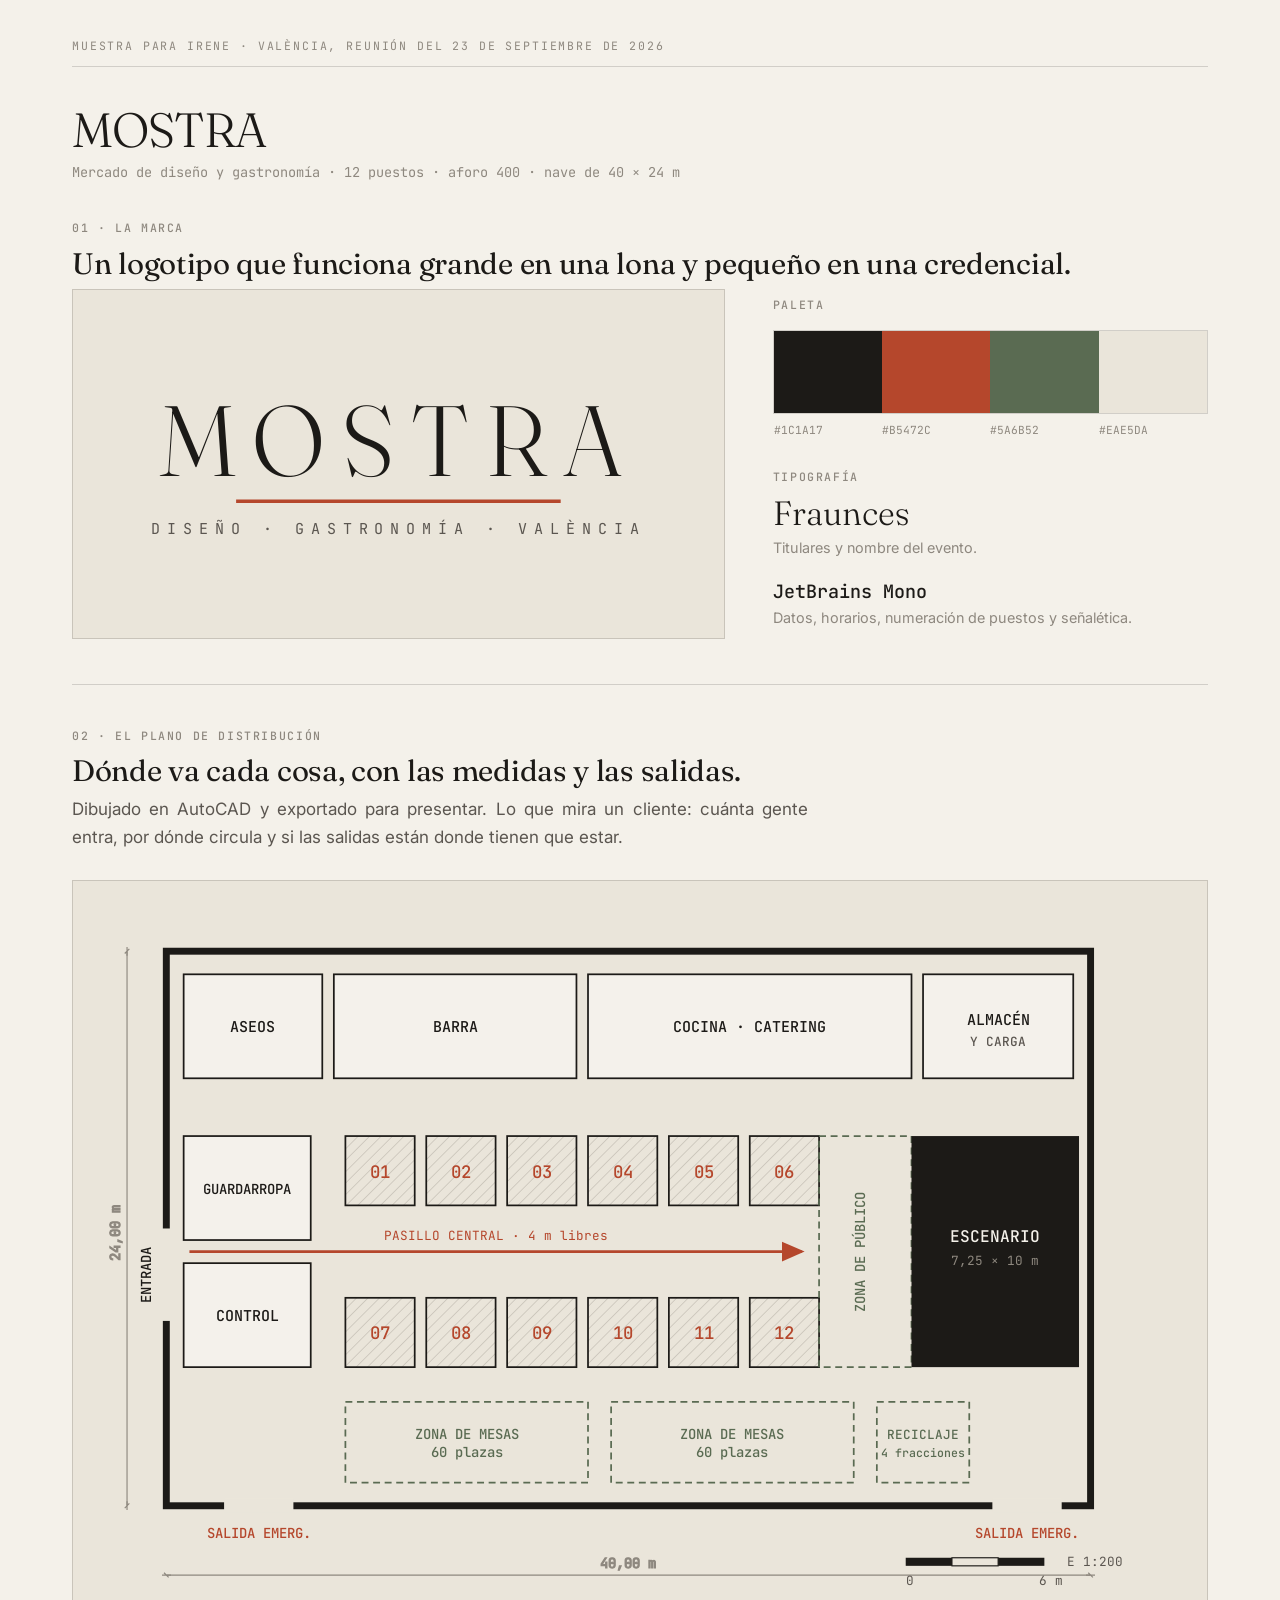
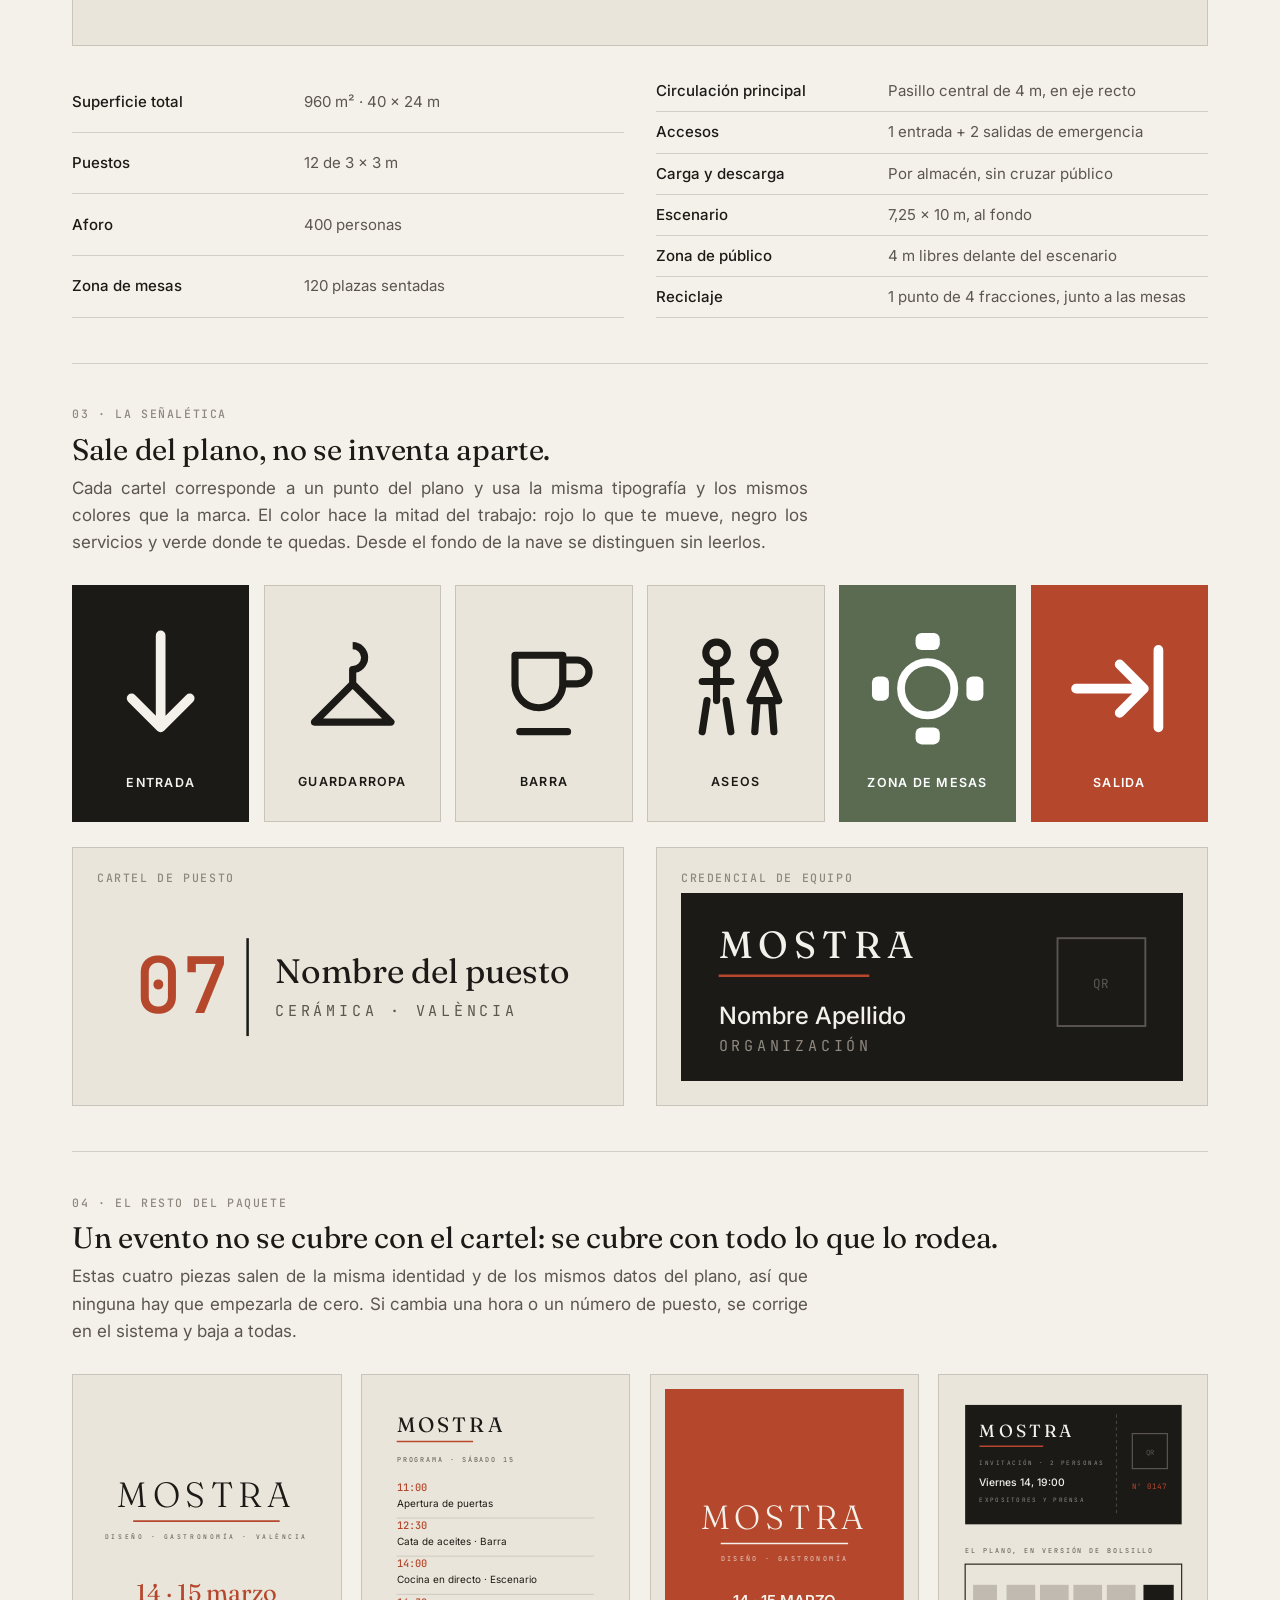
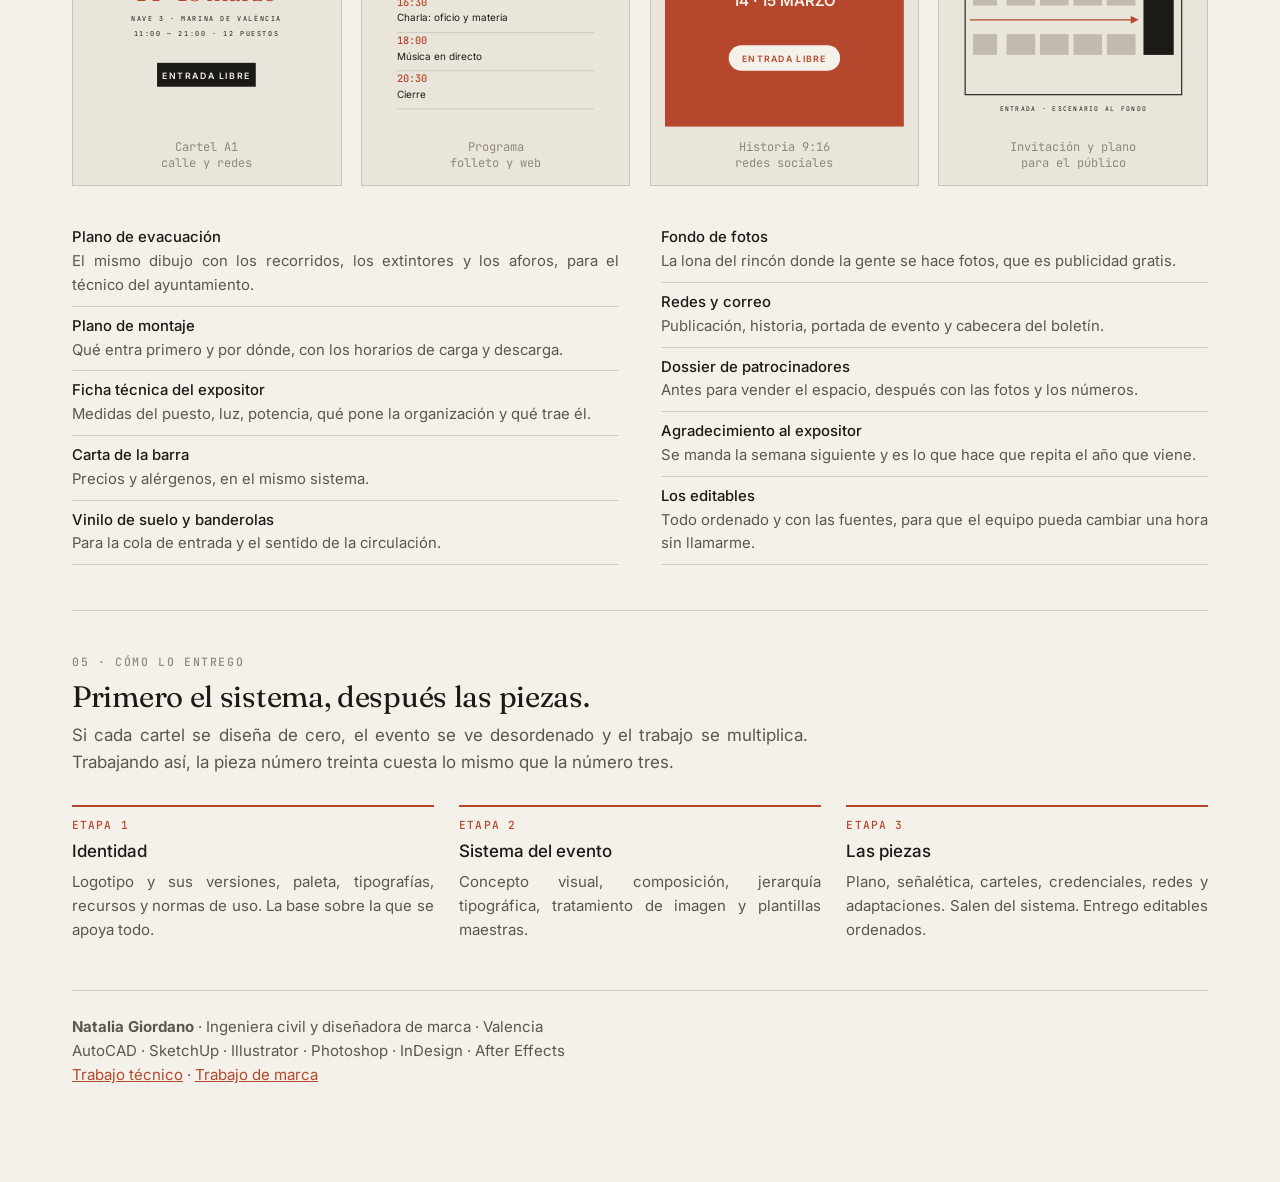
<file: muestra-eventos/index.html>
<!doctype html>
<html lang="es"><head><meta charset="utf-8">
<meta name="viewport" content="width=device-width,initial-scale=1">
<title>Muestra para Irene · Natalia Giordano</title>
<meta name="robots" content="noindex,nofollow">
<meta name="description" content="Cómo entrego un evento completo: la marca, el plano de distribución acotado, la señalética que sale de ese plano y las piezas que lo acompañan.">
<link rel="preconnect" href="https://fonts.googleapis.com"><link rel="preconnect" href="https://fonts.gstatic.com" crossorigin>
<link rel="stylesheet" href="https://fonts.googleapis.com/css2?family=Fraunces:opsz,wght@9..144,300;9..144,400;9..144,600&family=Inter:wght@400;500;600&family=JetBrains+Mono:wght@400;500&display=swap">
<style>
:root{
  --papel:#F4F1EA; --papel2:#EAE5DA; --tinta:#1C1A17; --tinta2:#5B5650; --tinta3:#8E887F;
  --ac:#B5472C; --verde:#5A6B52; --ln:rgba(28,26,23,.16);
  --serif:"Fraunces",Georgia,serif; --sans:"Inter","Segoe UI",system-ui,sans-serif; --mono:"JetBrains Mono",ui-monospace,monospace;
}
*{box-sizing:border-box}
body{margin:0;background:var(--papel);color:var(--tinta);font:17px/1.6 var(--sans)}
.w{max-width:74rem;margin:0 auto;padding:2.5rem 1.5rem 5rem}
.aviso{display:block;background:none;color:var(--tinta3);font:400 .72rem/1 var(--mono);letter-spacing:.16em;
  text-transform:uppercase;padding:0 0 .9rem;margin:0 0 2.4rem;border-bottom:1px solid var(--ln)}
h1{font:300 clamp(2rem,5vw,3rem)/1.05 var(--serif);letter-spacing:-.02em;margin:0 0 .4rem}
h2{font:400 clamp(1.3rem,3vw,1.85rem)/1.15 var(--serif);letter-spacing:-.01em;margin:0 0 .5rem}
.rot{font:500 .72rem/1 var(--mono);letter-spacing:.14em;text-transform:uppercase;color:var(--tinta3);margin:0 0 .8rem}
.baja{color:var(--tinta2);margin:0 0 1.8rem;max-width:46rem;text-align:justify;hyphens:auto}
.dato{font:400 .85rem/1.5 var(--mono);color:var(--tinta3);margin:0 0 1rem}
section{padding-top:2.8rem;margin-top:2.8rem;border-top:1px solid var(--ln)}
.marco{background:var(--papel2);border:1px solid var(--ln);padding:1.5rem}
svg{display:block;width:100%;height:auto}
.dos{display:grid;grid-template-columns:1fr 1fr;gap:2rem}
.tres{display:grid;grid-template-columns:repeat(3,1fr);gap:1.4rem}
.dos.marca{grid-template-columns:1.2fr .8fr;gap:3rem;align-items:center}
@media(max-width:860px){.dos,.tres,.dos.marca{grid-template-columns:1fr}.dos.marca{gap:2rem}}
.paleta{display:flex;gap:0;margin:.4rem 0 1rem;border:1px solid var(--ln)}
.paleta div{flex:1;height:82px;position:relative}
.paleta span{position:absolute;bottom:-1.5rem;left:0;font:400 .7rem/1 var(--mono);color:var(--tinta3)}
.fichas{display:grid;grid-template-columns:repeat(6,1fr);gap:.9rem}
@media(max-width:860px){.fichas{grid-template-columns:repeat(2,1fr)}}
.ficha{background:var(--tinta);color:var(--papel);aspect-ratio:3/4;display:flex;flex-direction:column;
  align-items:center;justify-content:center;gap:.9rem;padding:1rem}
.ficha.claro{background:var(--papel2);color:var(--tinta);border:1px solid var(--ln)}
.ficha.rojo{background:var(--ac);color:#fff}
.ficha.verde{background:var(--verde);color:#fff}
.ficha b{font:600 .78rem/1.2 var(--sans);letter-spacing:.1em;text-transform:uppercase;text-align:center}
ol.et{list-style:none;counter-reset:e;padding:0;margin:0;display:grid;grid-template-columns:repeat(3,1fr);gap:1.6rem}
@media(max-width:860px){ol.et{grid-template-columns:1fr}}
ol.et li{counter-increment:e;border-top:2px solid var(--ac);padding-top:.8rem}
ol.et li::before{content:"Etapa " counter(e);display:block;font:500 .7rem/1 var(--mono);letter-spacing:.1em;
  text-transform:uppercase;color:var(--ac);margin-bottom:.4rem}
ol.et b{display:block;font-weight:500;margin-bottom:.3rem}
ol.et p{margin:0;color:var(--tinta2);font-size:.94rem;text-align:justify;hyphens:auto}
table{width:100%;border-collapse:collapse;font-size:.94rem}
td{padding:.5rem 0;border-bottom:1px solid var(--ln);color:var(--tinta2)}
td:first-child{color:var(--tinta);font-weight:500;width:42%}
.cuatro{display:grid;grid-template-columns:repeat(4,1fr);gap:1.2rem;align-items:start}
@media(max-width:860px){.cuatro{grid-template-columns:repeat(2,1fr)}}
.pieza{background:var(--papel2);border:1px solid var(--ln);padding:.9rem}
.pieza p{font:400 .75rem/1.35 var(--mono);color:var(--tinta3);margin:.75rem 0 0;text-align:center}
ul.resto{list-style:none;padding:0;margin:2rem 0 0;columns:2;column-gap:2.6rem}
@media(max-width:860px){ul.resto{columns:1}}
ul.resto li{padding:.5rem 0;border-bottom:1px solid var(--ln);color:var(--tinta2);font-size:.93rem;break-inside:avoid;text-align:justify;hyphens:auto}
ul.resto b{color:var(--tinta);font-weight:500;display:block}
.cabecera{display:flex;flex-direction:column;justify-content:center}
.pie{margin-top:3rem;padding-top:1.5rem;border-top:1px solid var(--ln);color:var(--tinta2);font-size:.94rem}
a{color:var(--ac)}
</style></head><body><div class="w">

<p class="aviso">Muestra para Irene · València, reunión del 23 de septiembre de 2026</p>

<h1>MOSTRA</h1>
<p class="dato" style="margin-bottom:2.5rem">Mercado de diseño y gastronomía · 12 puestos · aforo 400 · nave de 40 × 24 m</p>

<!-- ───────────────── 1 · MARCA ───────────────── -->
<section style="border:none;padding-top:0;margin-top:0">
  <p class="rot">01 · La marca</p>
  <h2>Un logotipo que funciona grande en una lona y pequeño en una credencial.</h2>
  <div class="dos marca">
    <div class="marco" style="padding:2.2rem 1.5rem">
      <svg viewBox="0 0 520 240" role="img" aria-label="Logotipo MOSTRA">
        <rect width="520" height="240" fill="none"/>
        <text x="260" y="130" text-anchor="middle" font-family="Fraunces,Georgia,serif" font-weight="300"
              font-size="86" letter-spacing="14" fill="#1C1A17">MOSTRA</text>
        <line x1="120" y1="152" x2="400" y2="152" stroke="#B5472C" stroke-width="3"/>
        <text x="260" y="180" text-anchor="middle" font-family="JetBrains Mono,monospace" font-size="13"
              letter-spacing="6" fill="#5B5650">DISEÑO · GASTRONOMÍA · VALÈNCIA</text>
      </svg>
    </div>
    <div class="cabecera">
      <p class="rot">Paleta</p>
      <div class="paleta">
        <div style="background:#1C1A17"><span>#1C1A17</span></div>
        <div style="background:#B5472C"><span>#B5472C</span></div>
        <div style="background:#5A6B52"><span>#5A6B52</span></div>
        <div style="background:#EAE5DA"><span>#EAE5DA</span></div>
      </div>
      <div style="height:2.6rem"></div>
      <p class="rot">Tipografía</p>
      <p style="font:300 2.1rem/1.1 var(--serif);margin:0">Fraunces</p>
      <p style="color:var(--tinta3);font-size:.9rem;margin:.2rem 0 1.4rem">Titulares y nombre del evento.</p>
      <p style="font:500 1.15rem/1.2 var(--mono);margin:0">JetBrains Mono</p>
      <p style="color:var(--tinta3);font-size:.9rem;margin:.2rem 0 0">Datos, horarios, numeración de puestos y señalética.</p>
    </div>
  </div>
</section>

<!-- ───────────────── 2 · PLANO ───────────────── -->
<section>
  <p class="rot">02 · El plano de distribución</p>
  <h2>Dónde va cada cosa, con las medidas y las salidas.</h2>
  <p class="baja">Dibujado en AutoCAD y exportado para presentar. Lo que mira un cliente: cuánta gente entra,
  por dónde circula y si las salidas están donde tienen que estar.</p>

  <div class="marco">
  <svg viewBox="0 0 940 620" role="img" aria-label="Plano de distribución del evento">
    <defs>
      <marker id="fl" markerWidth="9" markerHeight="9" refX="7" refY="4.5" orient="auto">
        <path d="M0,1 L8,4.5 L0,8 z" fill="#B5472C"/>
      </marker>
      <marker id="cota" markerWidth="8" markerHeight="8" refX="4" refY="4" orient="auto">
        <path d="M0,4 L8,4 M2,2 L6,6" stroke="#8E887F" stroke-width="1" fill="none"/>
      </marker>
      <pattern id="hatch" width="7" height="7" patternTransform="rotate(45)" patternUnits="userSpaceOnUse">
        <line x1="0" y1="0" x2="0" y2="7" stroke="#8E887F" stroke-width="1" opacity=".5"/>
      </pattern>
    </defs>
    <g font-family="JetBrains Mono,monospace" fill="#1C1A17">
      <!-- muros -->
      <rect x="60" y="40" width="800" height="480" fill="none" stroke="#1C1A17" stroke-width="6"/>

      <!-- huecos de puerta: se tapan con el color del papel -->
      <rect x="54"  y="280" width="12" height="80" fill="#EAE5DA"/>
      <rect x="110" y="514" width="60" height="12" fill="#EAE5DA"/>
      <rect x="775" y="514" width="60" height="12" fill="#EAE5DA"/>

      <!-- servicios de la banda de arriba -->
      <g stroke="#1C1A17" stroke-width="1.5" fill="#ffffff" fill-opacity=".45">
        <rect x="75"  y="60" width="120" height="90"/>
        <rect x="205" y="60" width="210" height="90"/>
        <rect x="425" y="60" width="280" height="90"/>
        <rect x="715" y="60" width="130" height="90"/>
      </g>
      <g font-size="13" font-weight="500" text-anchor="middle">
        <text x="135" y="110">ASEOS</text>
        <text x="310" y="110">BARRA</text>
        <text x="565" y="110">COCINA · CATERING</text>
        <text x="780" y="104">ALMACÉN</text>
        <text x="780" y="122" font-size="11" fill="#5B5650">Y CARGA</text>
      </g>

      <!-- guardarropa y control, junto a la entrada -->
      <g stroke="#1C1A17" stroke-width="1.5" fill="#ffffff" fill-opacity=".45">
        <rect x="75" y="200" width="110" height="90"/>
        <rect x="75" y="310" width="110" height="90"/>
      </g>
      <g font-size="12" font-weight="500" text-anchor="middle">
        <text x="130" y="250">GUARDARROPA</text>
        <text x="130" y="360" font-size="13">CONTROL</text>
      </g>

      <!-- puestos: dos filas de 6, de 3 x 3 m -->
      <g stroke="#1C1A17" stroke-width="1.5" fill="url(#hatch)">
        <rect x="215" y="200" width="60" height="60"/><rect x="285" y="200" width="60" height="60"/><rect x="355" y="200" width="60" height="60"/><rect x="425" y="200" width="60" height="60"/><rect x="495" y="200" width="60" height="60"/><rect x="565" y="200" width="60" height="60"/>
        <rect x="215" y="340" width="60" height="60"/><rect x="285" y="340" width="60" height="60"/><rect x="355" y="340" width="60" height="60"/><rect x="425" y="340" width="60" height="60"/><rect x="495" y="340" width="60" height="60"/><rect x="565" y="340" width="60" height="60"/>
      </g>
      <g font-size="15" font-weight="500" text-anchor="middle" fill="#B5472C">
        <text x="245" y="236">01</text><text x="315" y="236">02</text><text x="385" y="236">03</text><text x="455" y="236">04</text><text x="525" y="236">05</text><text x="595" y="236">06</text>
        <text x="245" y="376">07</text><text x="315" y="376">08</text><text x="385" y="376">09</text><text x="455" y="376">10</text><text x="525" y="376">11</text><text x="595" y="376">12</text>
      </g>

      <!-- zona de publico delante del escenario -->
      <rect x="625" y="200" width="80" height="200" fill="none" stroke="#5A6B52" stroke-width="1.5" stroke-dasharray="6 4"/>
      <text x="665" y="300" font-size="12" font-weight="500" text-anchor="middle" fill="#5A6B52"
            transform="rotate(-90 665 300)">ZONA DE PÚBLICO</text>

      <!-- escenario -->
      <rect x="705" y="200" width="145" height="200" fill="#1C1A17"/>
      <text x="777" y="292" font-size="14" font-weight="500" text-anchor="middle" fill="#F4F1EA">ESCENARIO</text>
      <text x="777" y="312" font-size="11" text-anchor="middle" fill="#8E887F">7,25 × 10 m</text>

      <!-- zona de mesas y punto de reciclaje -->
      <g fill="none" stroke="#5A6B52" stroke-width="1.5" stroke-dasharray="6 4">
        <rect x="215" y="430" width="210" height="70"/>
        <rect x="445" y="430" width="210" height="70"/>
        <rect x="675" y="430" width="80"  height="70"/>
      </g>
      <g font-size="12" font-weight="500" text-anchor="middle" fill="#5A6B52">
        <text x="320" y="462">ZONA DE MESAS</text><text x="320" y="478">60 plazas</text>
        <text x="550" y="462">ZONA DE MESAS</text><text x="550" y="478">60 plazas</text>
        <text x="715" y="462" font-size="11">RECICLAJE</text><text x="715" y="478" font-size="10">4 fracciones</text>
      </g>

      <!-- circulacion: un solo eje, de la entrada al escenario -->
      <g stroke="#B5472C" stroke-width="2.5" fill="none" marker-end="url(#fl)">
        <path d="M80,300 L610,300"/>
      </g>
      <text x="345" y="290" font-size="11" fill="#B5472C" text-anchor="middle">PASILLO CENTRAL · 4 m libres</text>

      <!-- rotulos de acceso -->
      <g font-size="12" font-weight="500" text-anchor="middle">
        <text x="47" y="320" fill="#1C1A17" transform="rotate(-90 47 320)">ENTRADA</text>
        <text x="140" y="548" fill="#B5472C">SALIDA EMERG.</text>
        <text x="805" y="548" fill="#B5472C">SALIDA EMERG.</text>
      </g>

      <!-- cotas -->
      <g stroke="#8E887F" stroke-width="1" fill="#8E887F" font-size="12">
        <line x1="60" y1="580" x2="860" y2="580" marker-start="url(#cota)" marker-end="url(#cota)"/>
        <text x="460" y="574" text-anchor="middle">40,00 m</text>
        <line x1="26" y1="40" x2="26" y2="520" marker-start="url(#cota)" marker-end="url(#cota)"/>
        <text x="20" y="284" text-anchor="middle" transform="rotate(-90 20 284)">24,00 m</text>
      </g>

      <!-- escala y norte -->
      <g transform="translate(700,565)">
        <rect x="0" y="0" width="40" height="7" fill="#1C1A17"/>
        <rect x="40" y="0" width="40" height="7" fill="none" stroke="#1C1A17" stroke-width="1"/>
        <rect x="80" y="0" width="40" height="7" fill="#1C1A17"/>
        <text x="0" y="24" font-size="11" fill="#5B5650">0</text>
        <text x="115" y="24" font-size="11" fill="#5B5650">6 m</text>
        <text x="140" y="7" font-size="11" fill="#5B5650">E 1:200</text>
      </g>
    </g>
  </svg>
  </div>

  <div class="dos" style="margin-top:1.6rem">
    <table>
      <tr><td>Superficie total</td><td>960 m² · 40 × 24 m</td></tr>
      <tr><td>Puestos</td><td>12 de 3 × 3 m</td></tr>
      <tr><td>Aforo</td><td>400 personas</td></tr>
      <tr><td>Zona de mesas</td><td>120 plazas sentadas</td></tr>
    </table>
    <table>
      <tr><td>Circulación principal</td><td>Pasillo central de 4 m, en eje recto</td></tr>
      <tr><td>Accesos</td><td>1 entrada + 2 salidas de emergencia</td></tr>
      <tr><td>Carga y descarga</td><td>Por almacén, sin cruzar público</td></tr>
      <tr><td>Escenario</td><td>7,25 × 10 m, al fondo</td></tr>
      <tr><td>Zona de público</td><td>4 m libres delante del escenario</td></tr>
      <tr><td>Reciclaje</td><td>1 punto de 4 fracciones, junto a las mesas</td></tr>
    </table>
  </div>
</section>

<!-- ───────────────── 3 · SEÑALÉTICA ───────────────── -->
<section>
  <p class="rot">03 · La señalética</p>
  <h2>Sale del plano, no se inventa aparte.</h2>
  <p class="baja">Cada cartel corresponde a un punto del plano y usa la misma tipografía y los mismos colores que la marca.
  El color hace la mitad del trabajo: rojo lo que te mueve, negro los servicios y verde donde te quedas. Desde el fondo de la nave se distinguen sin leerlos.</p>

  <div class="fichas">
    <div class="ficha">
      <svg viewBox="0 0 60 60" width="52" height="52" aria-hidden="true">
        <path d="M30 8 L30 46 M18 34 L30 46 L42 34" stroke="#F4F1EA" stroke-width="4" fill="none" stroke-linecap="round" stroke-linejoin="round"/>
      </svg>
      <b>Entrada</b>
    </div>
    <div class="ficha claro">
      <svg viewBox="0 0 60 60" width="52" height="52" aria-hidden="true">
        <path d="M30 12 a5 5 0 1 1 0 10 v6 M14 44 L30 28 L46 44 z" stroke="#1C1A17" stroke-width="3" fill="none" stroke-linejoin="round"/>
      </svg>
      <b>Guardarropa</b>
    </div>
    <div class="ficha claro">
      <svg viewBox="0 0 60 60" width="52" height="52" aria-hidden="true">
        <path d="M18 16 h20 v12 a10 10 0 0 1 -20 0 z M38 18 h6 a5 5 0 0 1 0 10 h-6 M20 48 h20" stroke="#1C1A17" stroke-width="3" fill="none" stroke-linecap="round" stroke-linejoin="round"/>
      </svg>
      <b>Barra</b>
    </div>
    <div class="ficha claro">
      <svg viewBox="0 0 60 60" width="52" height="52" aria-hidden="true">
        <circle cx="22" cy="15" r="4.5" stroke="#1C1A17" stroke-width="3" fill="none"/>
        <path d="M22 21 v14 M16 27 h12 M18 35 L16 48 M26 35 L28 48" stroke="#1C1A17" stroke-width="3" fill="none" stroke-linecap="round"/>
        <circle cx="42" cy="15" r="4.5" stroke="#1C1A17" stroke-width="3" fill="none"/>
        <path d="M36 35 L42 21 L48 35 z M39 35 L38 48 M45 35 L46 48" stroke="#1C1A17" stroke-width="3" fill="none" stroke-linejoin="round" stroke-linecap="round"/>
      </svg>
      <b>Aseos</b>
    </div>
    <div class="ficha verde">
      <svg viewBox="0 0 60 60" width="52" height="52" aria-hidden="true">
        <circle cx="30" cy="30" r="11" stroke="#fff" stroke-width="3.2" fill="none"/>
        <rect x="25" y="7" width="10" height="7" rx="2.5" fill="#fff"/>
        <rect x="25" y="46" width="10" height="7" rx="2.5" fill="#fff"/>
        <rect x="7" y="25" width="7" height="10" rx="2.5" fill="#fff"/>
        <rect x="46" y="25" width="7" height="10" rx="2.5" fill="#fff"/>
      </svg>
      <b>Zona de mesas</b>
    </div>
    <div class="ficha rojo">
      <svg viewBox="0 0 60 60" width="52" height="52" aria-hidden="true">
        <path d="M12 30 L40 30 M30 20 L40 30 L30 40" stroke="#fff" stroke-width="4" fill="none" stroke-linecap="round" stroke-linejoin="round"/>
        <path d="M46 14 v32" stroke="#fff" stroke-width="4" stroke-linecap="round"/>
      </svg>
      <b>Salida</b>
    </div>
  </div>

  <div class="dos" style="margin-top:1.6rem">
    <div class="marco">
      <p class="rot" style="margin-bottom:.6rem">Cartel de puesto</p>
      <svg viewBox="0 0 400 150" aria-label="Cartel de puesto">
        <rect width="400" height="150" fill="#EAE5DA"/>
        <text x="30" y="96" font-family="JetBrains Mono,monospace" font-size="62" font-weight="500" fill="#B5472C">07</text>
        <line x1="120" y1="36" x2="120" y2="114" stroke="#1C1A17" stroke-width="2"/>
        <text x="142" y="72" font-family="Fraunces,Georgia,serif" font-size="27" fill="#1C1A17">Nombre del puesto</text>
        <text x="142" y="98" font-family="JetBrains Mono,monospace" font-size="12" letter-spacing="3" fill="#5B5650">CERÁMICA · VALÈNCIA</text>
      </svg>
    </div>
    <div class="marco">
      <p class="rot" style="margin-bottom:.6rem">Credencial de equipo</p>
      <svg viewBox="0 0 400 150" aria-label="Credencial">
        <rect width="400" height="150" fill="#1C1A17"/>
        <text x="30" y="52" font-family="Fraunces,Georgia,serif" font-size="30" letter-spacing="5" fill="#F4F1EA">MOSTRA</text>
        <line x1="30" y1="66" x2="150" y2="66" stroke="#B5472C" stroke-width="2"/>
        <text x="30" y="104" font-family="Inter,sans-serif" font-size="19" font-weight="500" fill="#F4F1EA">Nombre Apellido</text>
        <text x="30" y="126" font-family="JetBrains Mono,monospace" font-size="12" letter-spacing="3" fill="#8E887F">ORGANIZACIÓN</text>
        <rect x="300" y="36" width="70" height="70" fill="none" stroke="#5B5650" stroke-width="1.5"/>
        <text x="335" y="76" font-family="JetBrains Mono,monospace" font-size="10" text-anchor="middle" fill="#5B5650">QR</text>
      </svg>
    </div>
  </div>
</section>

<!-- ───────────────── 4 · EL RESTO DEL PAQUETE ───────────────── -->
<section>
  <p class="rot">04 · El resto del paquete</p>
  <h2>Un evento no se cubre con el cartel: se cubre con todo lo que lo rodea.</h2>
  <p class="baja">Estas cuatro piezas salen de la misma identidad y de los mismos datos del plano, así que ninguna
  hay que empezarla de cero. Si cambia una hora o un número de puesto, se corrige en el sistema y baja a todas.</p>

  <div class="cuatro">

    <div class="pieza">
      <svg viewBox="0 0 300 424" aria-label="Cartel del evento">
        <rect width="300" height="424" fill="#EAE5DA"/>
        <text x="150" y="148" text-anchor="middle" font-family="Fraunces,Georgia,serif" font-weight="300" font-size="44" letter-spacing="7" fill="#1C1A17">MOSTRA</text>
        <line x1="58" y1="166" x2="242" y2="166" stroke="#B5472C" stroke-width="2"/>
        <text x="150" y="188" text-anchor="middle" font-family="JetBrains Mono,monospace" font-size="8" letter-spacing="3.2" fill="#5B5650">DISEÑO · GASTRONOMÍA · VALÈNCIA</text>
        <text x="150" y="266" text-anchor="middle" font-family="Fraunces,Georgia,serif" font-size="30" fill="#B5472C">14 · 15 marzo</text>
        <text x="150" y="292" text-anchor="middle" font-family="JetBrains Mono,monospace" font-size="8.5" letter-spacing="2" fill="#1C1A17">NAVE 3 · MARINA DE VALÈNCIA</text>
        <text x="150" y="310" text-anchor="middle" font-family="JetBrains Mono,monospace" font-size="8.5" letter-spacing="2" fill="#1C1A17">11:00 — 21:00 · 12 PUESTOS</text>
        <rect x="88" y="344" width="124" height="30" fill="#1C1A17"/>
        <text x="150" y="364" text-anchor="middle" font-family="Inter,sans-serif" font-weight="600" font-size="11" letter-spacing="2" fill="#F4F1EA">ENTRADA LIBRE</text>
      </svg>
      <p>Cartel A1<br>calle y redes</p>
    </div>

    <div class="pieza">
      <svg viewBox="0 0 300 424" aria-label="Programa del día">
        <rect width="300" height="424" fill="#EAE5DA"/>
        <text x="26" y="54" font-family="Fraunces,Georgia,serif" font-size="26" letter-spacing="4" fill="#1C1A17">MOSTRA</text>
        <line x1="26" y1="66" x2="122" y2="66" stroke="#B5472C" stroke-width="2"/>
        <text x="26" y="92" font-family="JetBrains Mono,monospace" font-size="8.5" letter-spacing="2.4" fill="#5B5650">PROGRAMA · SÁBADO 15</text>
        <text x="26" y="128" font-family="JetBrains Mono,monospace" font-size="13" font-weight="500" fill="#B5472C">11:00</text>
        <text x="26" y="148" font-family="Inter,sans-serif" font-size="12.5" fill="#1C1A17">Apertura de puertas</text>
        <line x1="26" y1="162" x2="274" y2="162" stroke="#1C1A17" stroke-opacity=".16" stroke-width="1"/>
        <text x="26" y="176" font-family="JetBrains Mono,monospace" font-size="13" font-weight="500" fill="#B5472C">12:30</text>
        <text x="26" y="196" font-family="Inter,sans-serif" font-size="12.5" fill="#1C1A17">Cata de aceites · Barra</text>
        <line x1="26" y1="210" x2="274" y2="210" stroke="#1C1A17" stroke-opacity=".16" stroke-width="1"/>
        <text x="26" y="224" font-family="JetBrains Mono,monospace" font-size="13" font-weight="500" fill="#B5472C">14:00</text>
        <text x="26" y="244" font-family="Inter,sans-serif" font-size="12.5" fill="#1C1A17">Cocina en directo · Escenario</text>
        <line x1="26" y1="258" x2="274" y2="258" stroke="#1C1A17" stroke-opacity=".16" stroke-width="1"/>
        <text x="26" y="272" font-family="JetBrains Mono,monospace" font-size="13" font-weight="500" fill="#B5472C">16:30</text>
        <text x="26" y="292" font-family="Inter,sans-serif" font-size="12.5" fill="#1C1A17">Charla: oficio y materia</text>
        <line x1="26" y1="306" x2="274" y2="306" stroke="#1C1A17" stroke-opacity=".16" stroke-width="1"/>
        <text x="26" y="320" font-family="JetBrains Mono,monospace" font-size="13" font-weight="500" fill="#B5472C">18:00</text>
        <text x="26" y="340" font-family="Inter,sans-serif" font-size="12.5" fill="#1C1A17">Música en directo</text>
        <line x1="26" y1="354" x2="274" y2="354" stroke="#1C1A17" stroke-opacity=".16" stroke-width="1"/>
        <text x="26" y="368" font-family="JetBrains Mono,monospace" font-size="13" font-weight="500" fill="#B5472C">20:30</text>
        <text x="26" y="388" font-family="Inter,sans-serif" font-size="12.5" fill="#1C1A17">Cierre</text>
        <line x1="26" y1="402" x2="274" y2="402" stroke="#1C1A17" stroke-opacity=".16" stroke-width="1"/>
      </svg>
      <p>Programa<br>folleto y web</p>
    </div>

    <div class="pieza">
      <svg viewBox="0 0 300 424" aria-label="Historia para redes">
        <rect width="300" height="424" fill="#B5472C"/>
        <text x="150" y="176" text-anchor="middle" font-family="Fraunces,Georgia,serif" font-weight="300" font-size="42" letter-spacing="6" fill="#F4F1EA">MOSTRA</text>
        <line x1="70" y1="194" x2="230" y2="194" stroke="#F4F1EA" stroke-width="2"/>
        <text x="150" y="216" text-anchor="middle" font-family="JetBrains Mono,monospace" font-size="8.5" letter-spacing="3" fill="#F4F1EA" opacity=".8">DISEÑO · GASTRONOMÍA</text>
        <text x="150" y="272" text-anchor="middle" font-family="Inter,sans-serif" font-weight="600" font-size="19" fill="#F4F1EA">14 · 15 MARZO</text>
        <rect x="80" y="322" width="140" height="32" rx="16" fill="#F4F1EA"/>
        <text x="150" y="343" text-anchor="middle" font-family="Inter,sans-serif" font-weight="600" font-size="11" letter-spacing="1.6" fill="#B5472C">ENTRADA LIBRE</text>
      </svg>
      <p>Historia 9:16<br>redes sociales</p>
    </div>

    <div class="pieza">
      <svg viewBox="0 0 300 424" aria-label="Invitación y plano de bolsillo">
        <rect width="300" height="424" fill="#EAE5DA"/>
        <rect x="14" y="20" width="272" height="150" fill="#1C1A17"/>
        <text x="32" y="60" font-family="Fraunces,Georgia,serif" font-size="22" letter-spacing="4" fill="#F4F1EA">MOSTRA</text>
        <line x1="32" y1="72" x2="112" y2="72" stroke="#B5472C" stroke-width="2"/>
        <text x="32" y="96" font-family="JetBrains Mono,monospace" font-size="7.5" letter-spacing="1.8" fill="#8E887F">INVITACIÓN · 2 PERSONAS</text>
        <text x="32" y="122" font-family="Inter,sans-serif" font-size="13" font-weight="500" fill="#F4F1EA">Viernes 14, 19:00</text>
        <text x="32" y="142" font-family="JetBrains Mono,monospace" font-size="7.5" letter-spacing="1.6" fill="#8E887F">EXPOSITORES Y PRENSA</text>
        <line x1="204" y1="32" x2="204" y2="158" stroke="#5B5650" stroke-width="1" stroke-dasharray="4 4"/>
        <rect x="224" y="56" width="44" height="44" fill="none" stroke="#5B5650" stroke-width="1.5"/>
        <text x="246" y="83" font-family="JetBrains Mono,monospace" font-size="9" text-anchor="middle" fill="#5B5650">QR</text>
        <text x="246" y="126" font-family="JetBrains Mono,monospace" font-size="9.5" text-anchor="middle" fill="#B5472C">Nº 0147</text>

        <text x="14" y="206" font-family="JetBrains Mono,monospace" font-size="8.5" letter-spacing="2.4" fill="#5B5650">EL PLANO, EN VERSIÓN DE BOLSILLO</text>
        <rect x="14" y="220" width="272" height="164" fill="none" stroke="#1C1A17" stroke-width="1.4"/>
        <g fill="#8E887F" opacity=".45">
          <rect x="24" y="246" width="30" height="26"/><rect x="24" y="308" width="30" height="26"/>
          <rect x="66" y="246" width="36" height="26"/><rect x="108" y="246" width="36" height="26"/>
          <rect x="150" y="246" width="36" height="26"/><rect x="192" y="246" width="36" height="26"/>
          <rect x="66" y="308" width="36" height="26"/><rect x="108" y="308" width="36" height="26"/>
          <rect x="150" y="308" width="36" height="26"/><rect x="192" y="308" width="36" height="26"/>
        </g>
        <rect x="238" y="246" width="38" height="88" fill="#1C1A17"/>
        <path d="M20,290 L226,290" stroke="#B5472C" stroke-width="1.6" fill="none"/>
        <path d="M232,290 L222,285 L222,295 z" fill="#B5472C"/>
        <text x="150" y="404" text-anchor="middle" font-family="JetBrains Mono,monospace" font-size="8"
              letter-spacing="1.6" fill="#1C1A17">ENTRADA · ESCENARIO AL FONDO</text>
      </svg>
      <p>Invitación y plano<br>para el público</p>
    </div>

  </div>

  <ul class="resto">
    <li><b>Plano de evacuación</b>El mismo dibujo con los recorridos, los extintores y los aforos, para el técnico del ayuntamiento.</li>
    <li><b>Plano de montaje</b>Qué entra primero y por dónde, con los horarios de carga y descarga.</li>
    <li><b>Ficha técnica del expositor</b>Medidas del puesto, luz, potencia, qué pone la organización y qué trae él.</li>
    <li><b>Carta de la barra</b>Precios y alérgenos, en el mismo sistema.</li>
    <li><b>Vinilo de suelo y banderolas</b>Para la cola de entrada y el sentido de la circulación.</li>
    <li><b>Fondo de fotos</b>La lona del rincón donde la gente se hace fotos, que es publicidad gratis.</li>
    <li><b>Redes y correo</b>Publicación, historia, portada de evento y cabecera del boletín.</li>
    <li><b>Dossier de patrocinadores</b>Antes para vender el espacio, después con las fotos y los números.</li>
    <li><b>Agradecimiento al expositor</b>Se manda la semana siguiente y es lo que hace que repita el año que viene.</li>
    <li><b>Los editables</b>Todo ordenado y con las fuentes, para que el equipo pueda cambiar una hora sin llamarme.</li>
  </ul>
</section>

<!-- ───────────────── 5 · MÉTODO ───────────────── -->
<section>
  <p class="rot">05 · Cómo lo entrego</p>
  <h2>Primero el sistema, después las piezas.</h2>
  <p class="baja">Si cada cartel se diseña de cero, el evento se ve desordenado y el trabajo se multiplica.
  Trabajando así, la pieza número treinta cuesta lo mismo que la número tres.</p>
  <ol class="et">
    <li><b>Identidad</b><p>Logotipo y sus versiones, paleta, tipografías, recursos y normas de uso. La base sobre la que se apoya todo.</p></li>
    <li><b>Sistema del evento</b><p>Concepto visual, composición, jerarquía tipográfica, tratamiento de imagen y plantillas maestras.</p></li>
    <li><b>Las piezas</b><p>Plano, señalética, carteles, credenciales, redes y adaptaciones. Salen del sistema. Entrego editables ordenados.</p></li>
  </ol>
</section>

<p class="pie">
  <b>Natalia Giordano</b> · Ingeniera civil y diseñadora de marca · Valencia<br>
  AutoCAD · SketchUp · Illustrator · Photoshop · InDesign · After Effects<br>
  <a href="https://nataliagiordano9-maker.github.io/tecnica.html">Trabajo técnico</a> ·
  <a href="https://nataliagiordano9-maker.github.io/marca.html">Trabajo de marca</a>
</p>

</div></body></html>
</file>
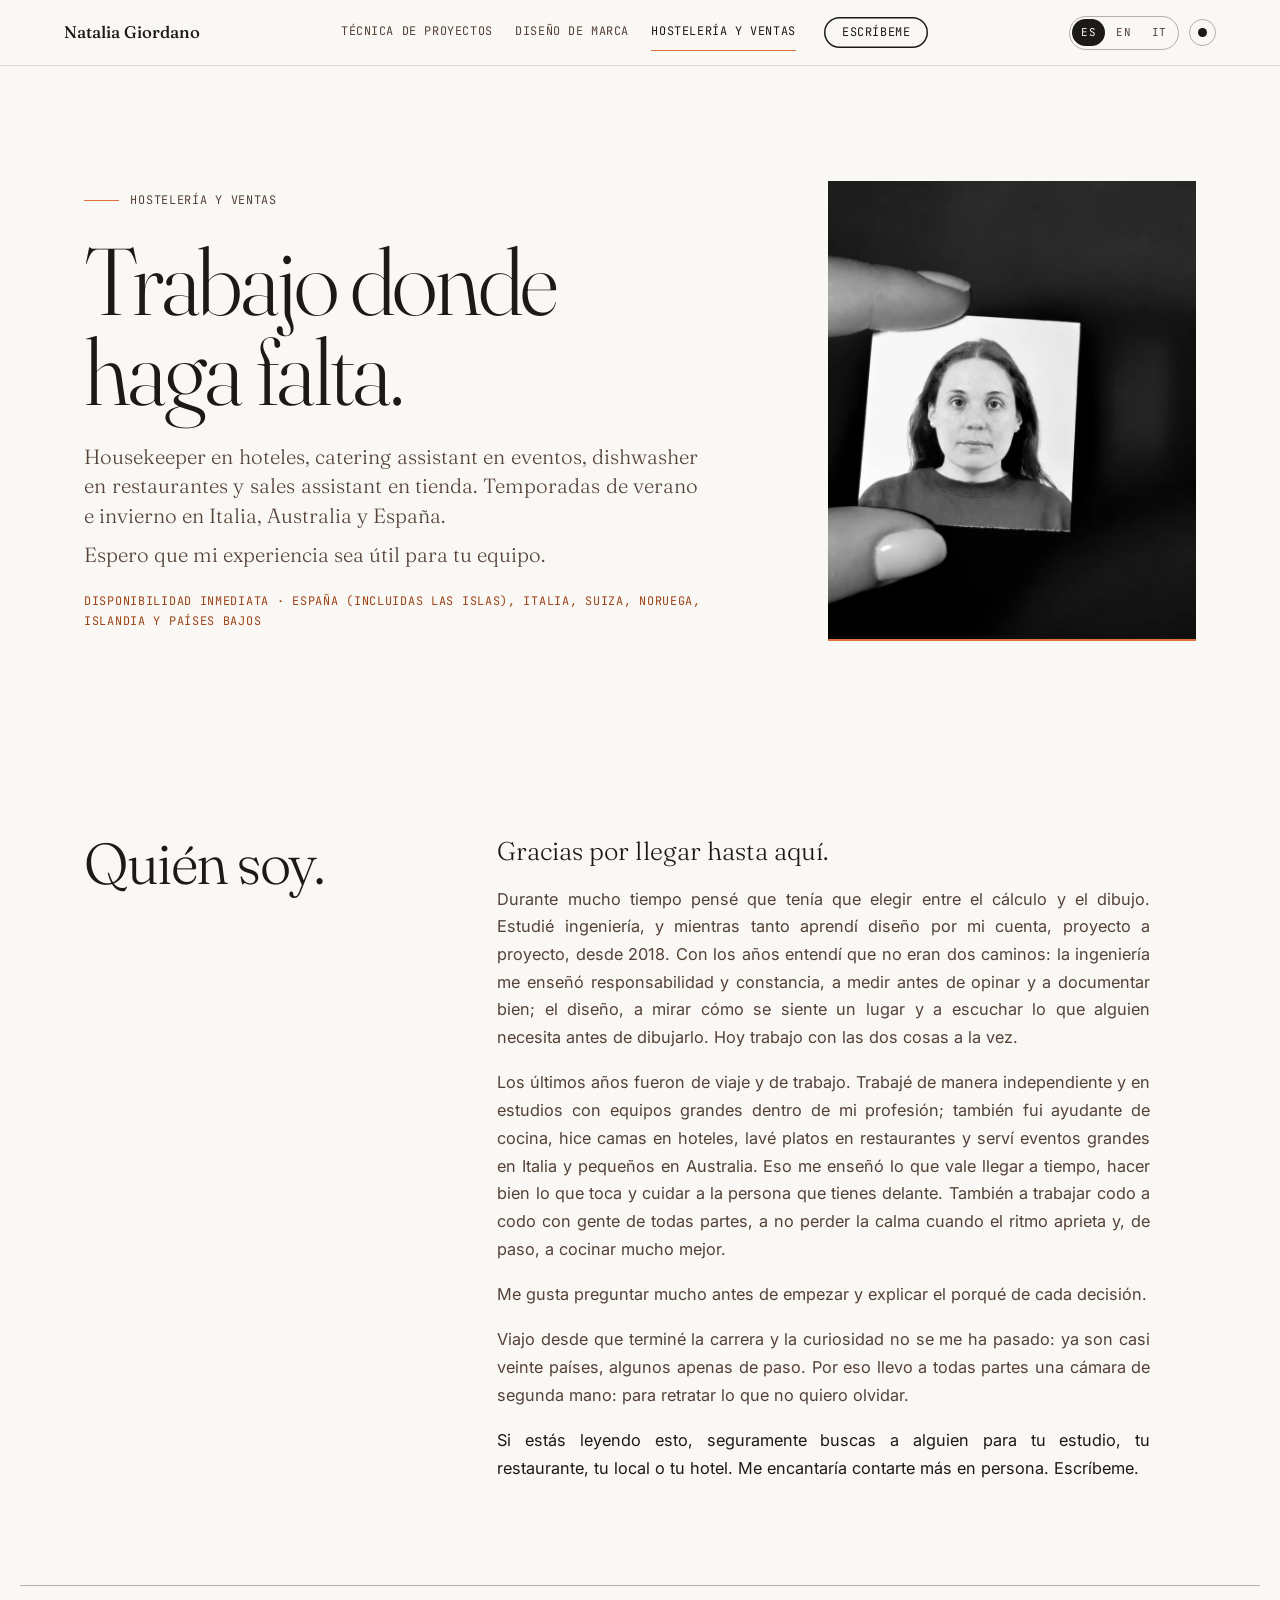
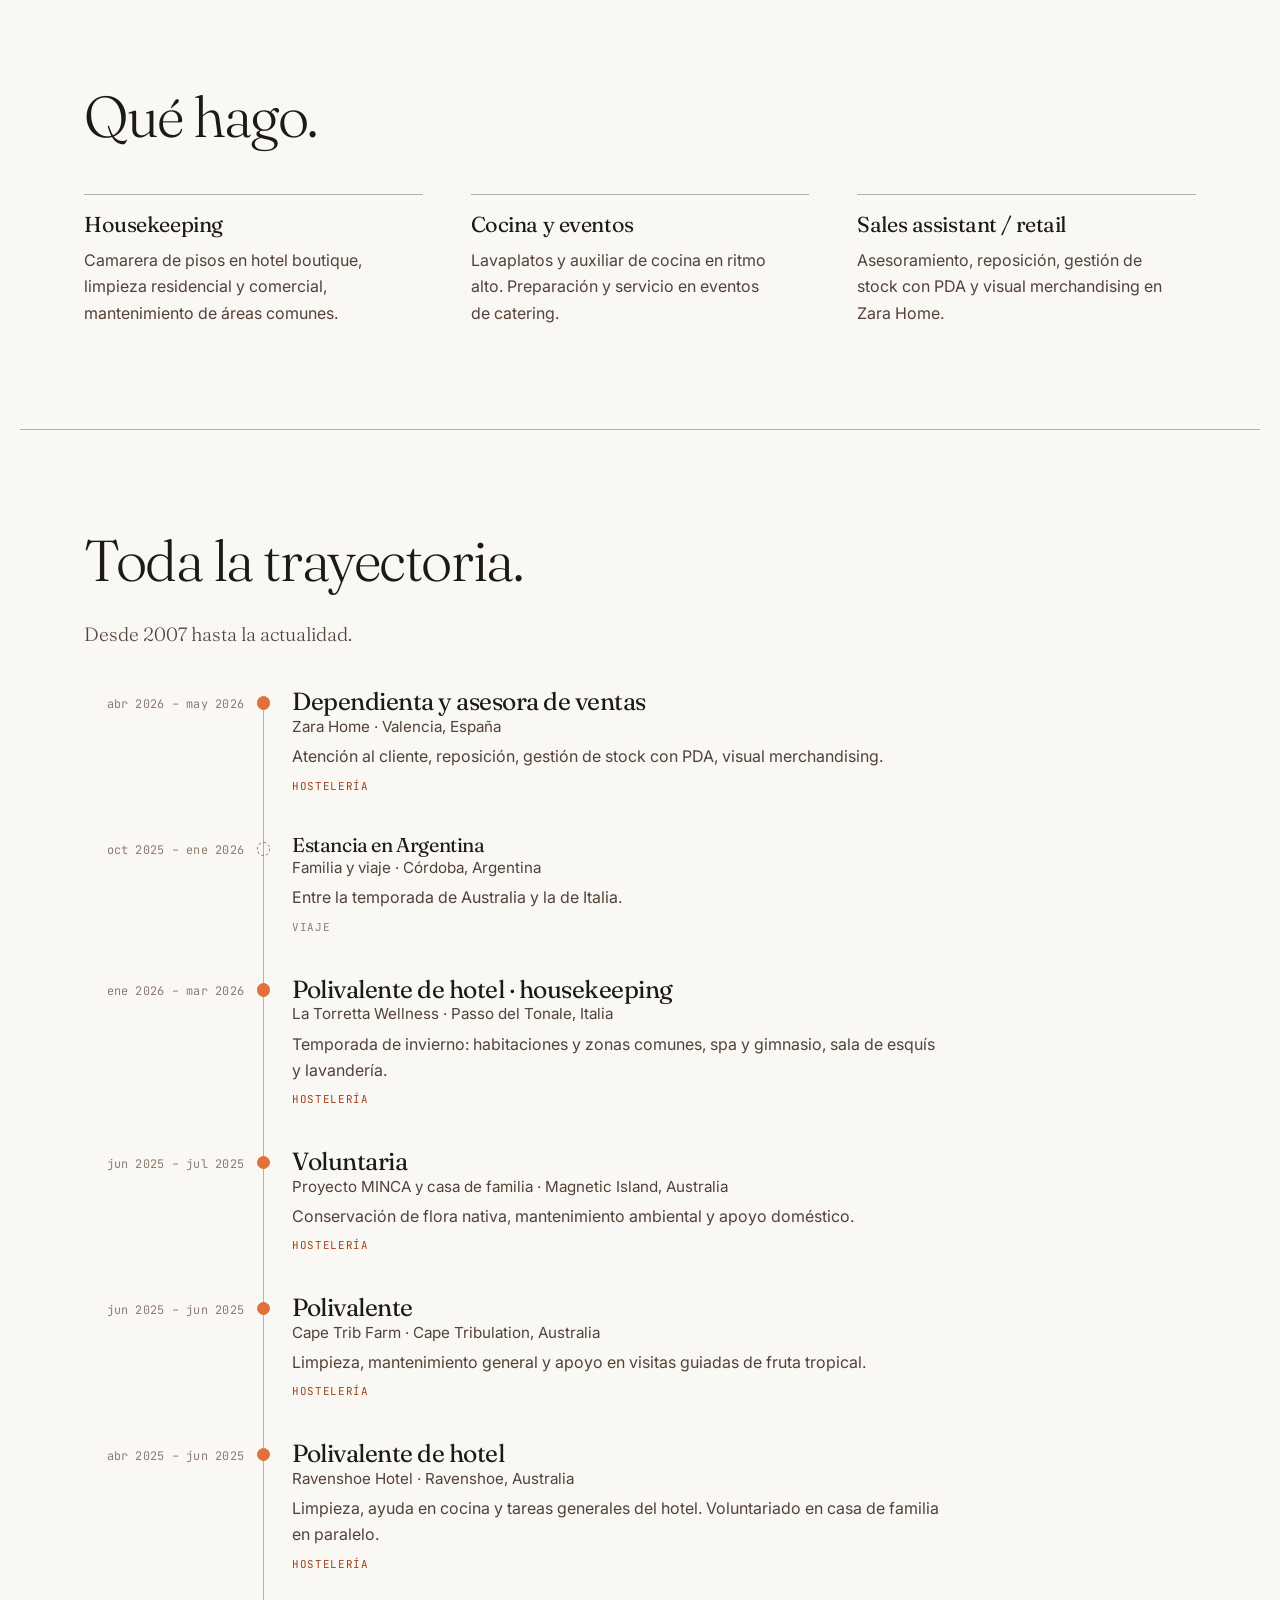
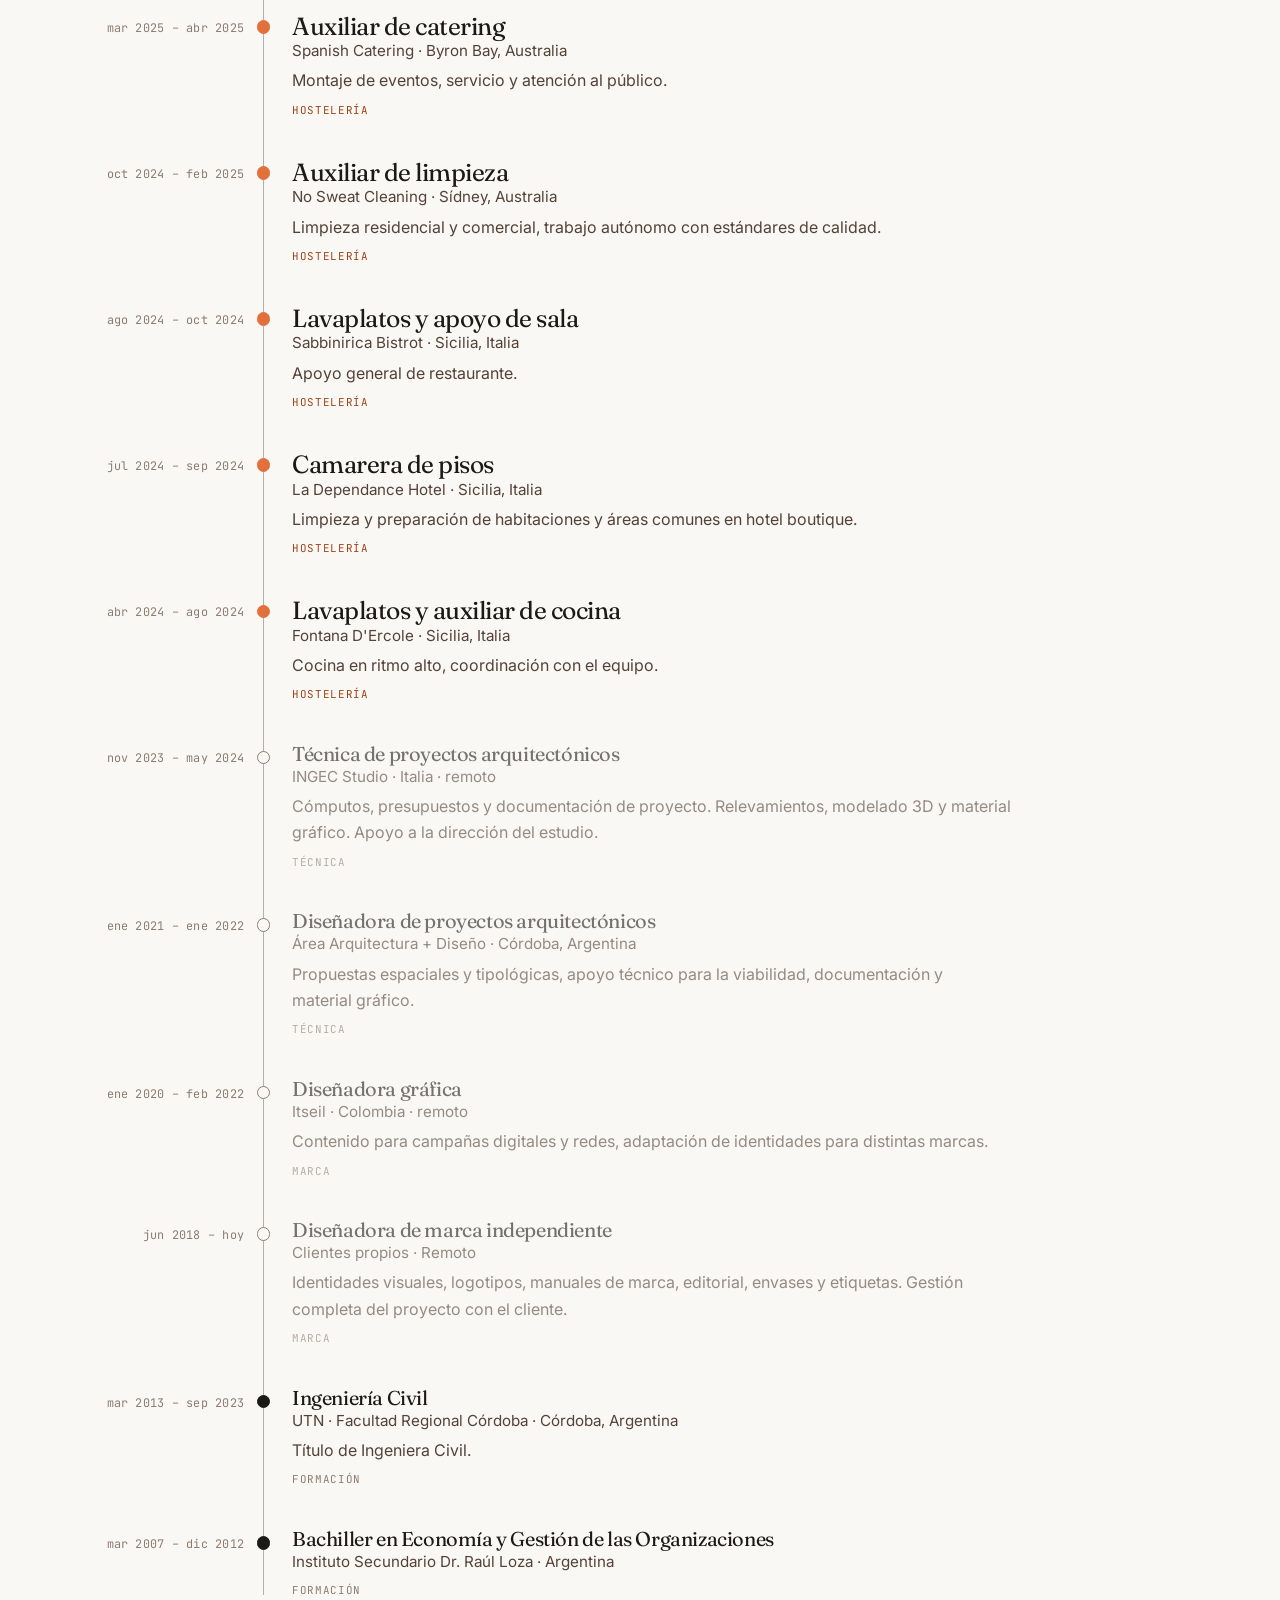
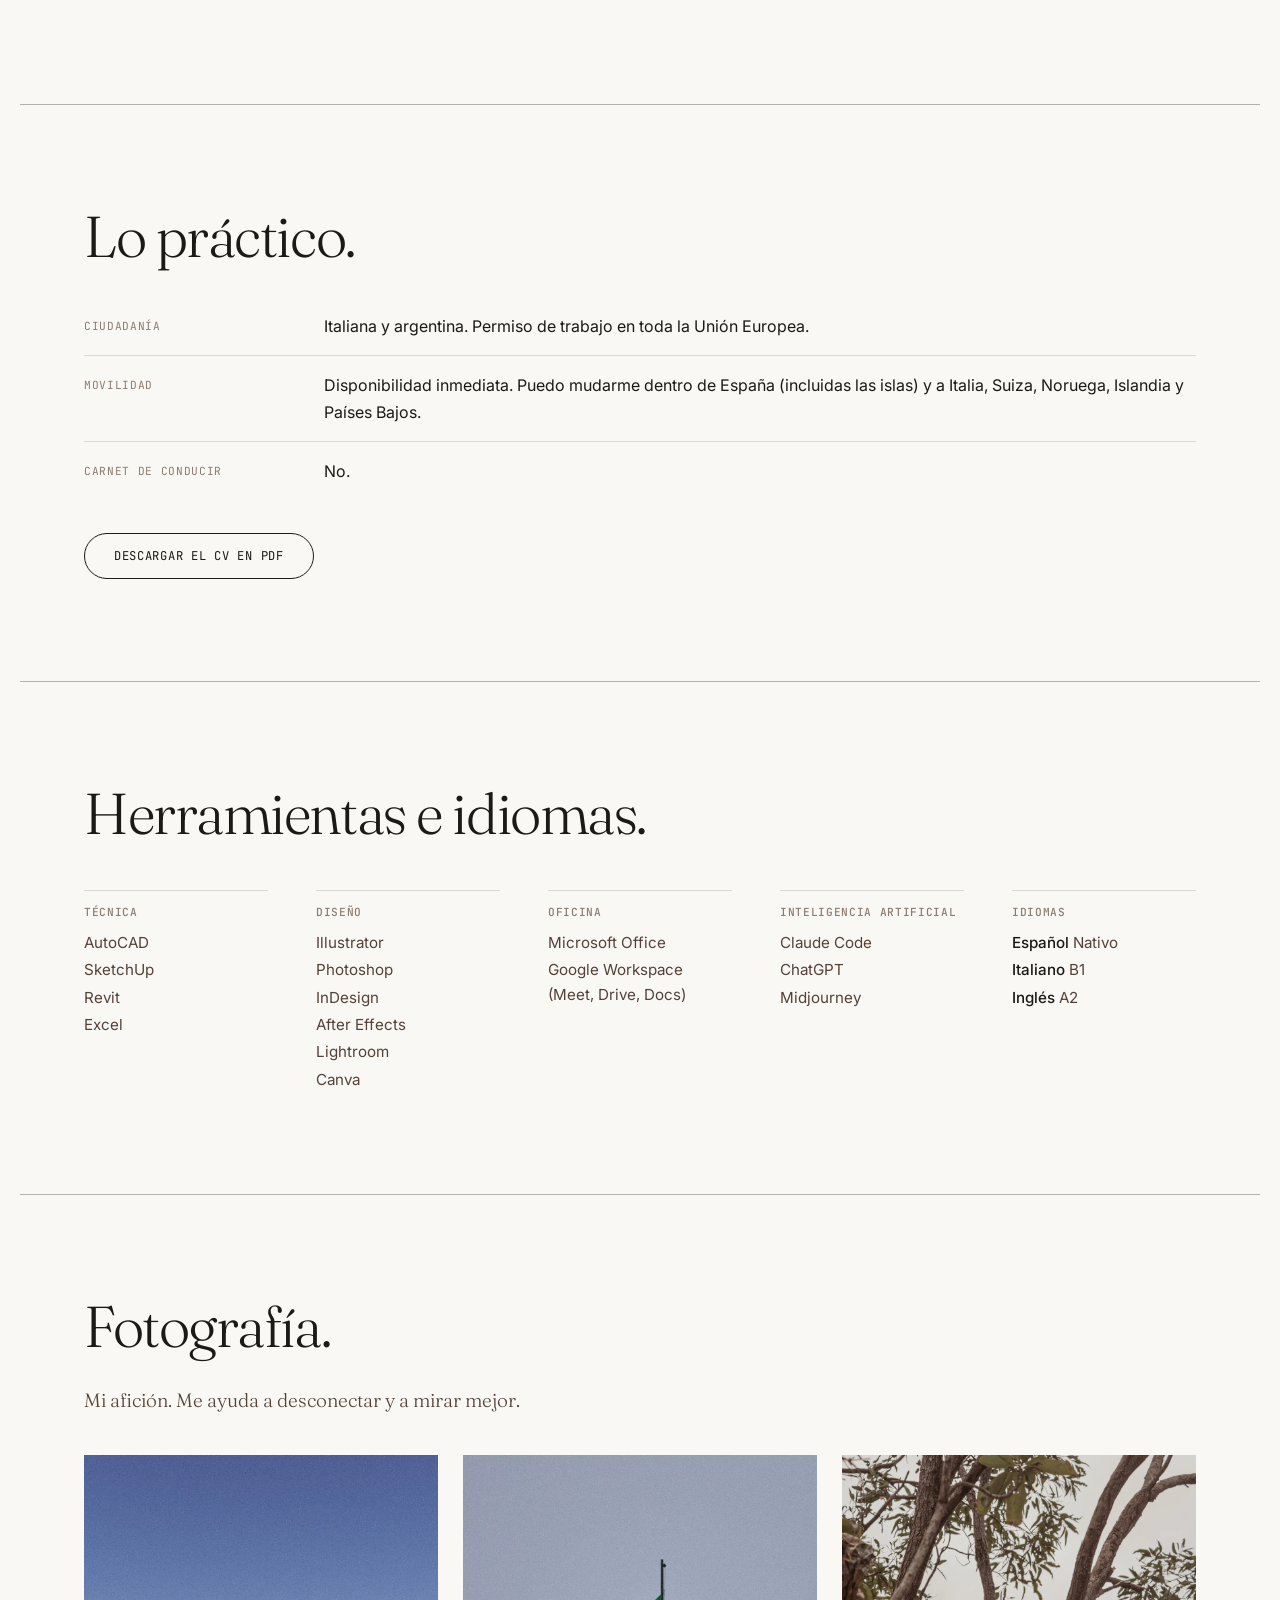
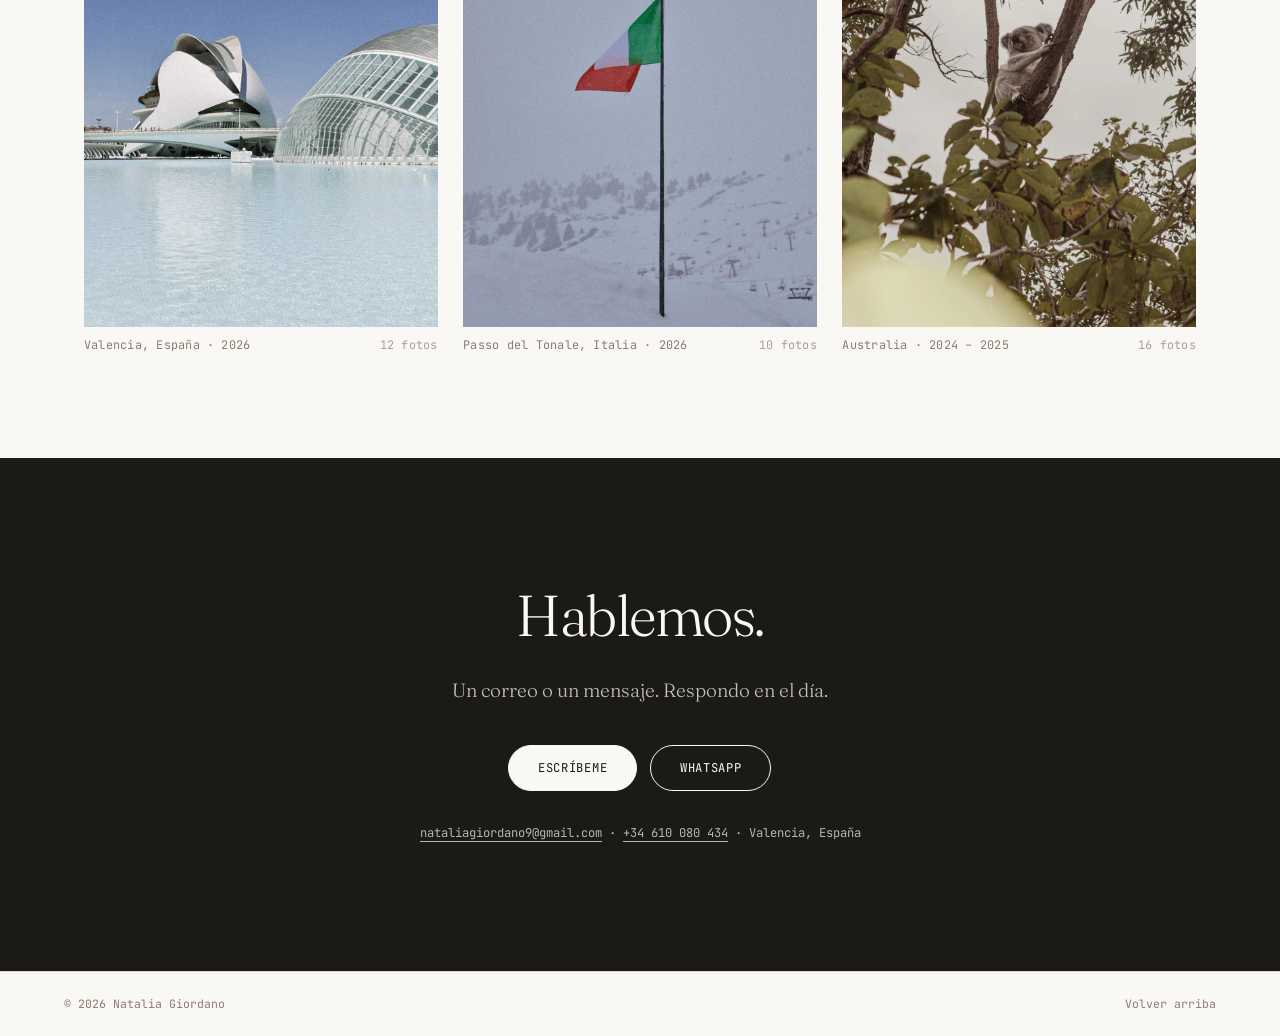
<file: hosteleria.html>
<!DOCTYPE html>
<html lang="es" data-puerta="hosteleria">
<head>
<meta charset="utf-8">
<meta name="viewport" content="width=device-width, initial-scale=1">
<title>Natalia Giordano — Hostelería y ventas</title>
<meta name="description" content="Housekeeper en hoteles, catering assistant en eventos, dishwasher en restaurantes y sales assistant en tienda. Temporadas de verano e invierno en Italia, Australia y España. Espero que mi experiencia sea útil para tu equipo.">
<meta property="og:title" content="Natalia Giordano — Hostelería y ventas">
<meta property="og:description" content="Housekeeper en hoteles, catering assistant en eventos, dishwasher en restaurantes y sales assistant en tienda. Temporadas de verano e invierno en Italia, Australia y España. Espero que mi experiencia sea útil para tu equipo.">
<meta property="og:type" content="profile">
<link rel="preconnect" href="https://fonts.googleapis.com">
<link rel="preconnect" href="https://fonts.gstatic.com" crossorigin>
<link rel="stylesheet" href="https://fonts.googleapis.com/css2?family=Fraunces:ital,opsz,wght@0,9..144,300;0,9..144,400;0,9..144,500;1,9..144,300&family=Inter:wght@400;500&family=JetBrains+Mono:wght@400;500&display=swap">
<link rel="stylesheet" href="styles.css?v=20261107">
<link rel="icon" href="assets/favicon.svg" type="image/svg+xml">
<link rel="alternate" hreflang="es" href="hosteleria.html"><link rel="alternate" hreflang="en" href="en/hosteleria.html"><link rel="alternate" hreflang="it" href="it/hosteleria.html">
<script src="lib/tema.js?v=20261107"></script>
<script type="application/ld+json">
{"@context":"https://schema.org","@type":"Person","name":"Natalia Giordano","jobTitle":"Ingeniera civil · Técnica de proyectos · Diseñadora de marca","email":"mailto:nataliagiordano9@gmail.com","address":{"@type":"PostalAddress","addressLocality":"Valencia","addressCountry":"ES"}}
</script>
</head>
<body>
<a class="skip-link" href="#principal">Ir al contenido</a>
<header class="cab">
  <a class="cab-nombre" href="index.html">Natalia Giordano</a>
  <div class="cab-acciones">
    <div class="cab-idiomas" role="group" aria-label="Idioma"><a href="hosteleria.html" hreflang="es" lang="es" aria-current="true">ES</a><a href="en/hosteleria.html" hreflang="en" lang="en">EN</a><a href="it/hosteleria.html" hreflang="it" lang="it">IT</a></div>
    <button class="cab-tema" type="button" data-tema aria-label="Cambiar entre modo claro y oscuro" title="Modo claro / oscuro"><span class="tema-icono" aria-hidden="true"></span></button>
    <button class="cab-menu" type="button" aria-expanded="false" aria-controls="nav-principal" data-menu>Menú</button>
  </div>
  <nav id="nav-principal" class="cab-nav" aria-label="Áreas">
    <ul>
      <li><a href="tecnica.html" data-sector="tecnica">Técnica de proyectos</a></li><li><a href="marca.html" data-sector="marca">Diseño de marca</a></li><li><a href="hosteleria.html" data-sector="hosteleria" class="is-activa">Hostelería y ventas</a></li>
      <li><a href="#contacto" class="cab-contacto">Escríbeme</a></li>
    </ul>
  </nav>
</header>
<main><section class="hero hero-hosteleria" id="principal">
  <div class="hero-int">
    <p class="hero-rotulo">Hostelería y ventas</p>
    <h1 class="hero-titulo">Trabajo donde haga falta.</h1>
    <p class="hero-linea">Housekeeper en hoteles, catering assistant en eventos, dishwasher en restaurantes y sales assistant en tienda. Temporadas de verano e invierno en Italia, Australia y España.</p><p class="hero-linea">Espero que mi experiencia sea útil para tu equipo.</p>
    <p class="hero-disp mono">Disponibilidad inmediata · España (incluidas las islas), Italia, Suiza, Noruega, Islandia y Países Bajos</p>
  </div>
  <div class="hero-foto hero-foto-doble">
    <img src="assets/img/nati-carnet.webp" alt="Natalia Giordano" loading="eager">
    <img class="foto-alt" src="assets/img/nati-sidney.webp" alt="" aria-hidden="true" loading="eager"></div>
</section>
<section class="bloque bloque-pres" id="quien">
  <h2 class="bloque-titulo">Quién soy.</h2>
  <div class="pres"><p>Gracias por llegar hasta aquí.</p><p>Durante mucho tiempo pensé que tenía que elegir entre el cálculo y el dibujo. Estudié ingeniería, y mientras tanto aprendí diseño por mi cuenta, proyecto a proyecto, desde 2018. Con los años entendí que no eran dos caminos: la ingeniería me enseñó responsabilidad y constancia, a medir antes de opinar y a documentar bien; el diseño, a mirar cómo se siente un lugar y a escuchar lo que alguien necesita antes de dibujarlo. Hoy trabajo con las dos cosas a la vez.</p><p>Los últimos años fueron de viaje y de trabajo. Trabajé de manera independiente y en estudios con equipos grandes dentro de mi profesión; también fui ayudante de cocina, hice camas en hoteles, lavé platos en restaurantes y serví eventos grandes en Italia y pequeños en Australia. Eso me enseñó lo que vale llegar a tiempo, hacer bien lo que toca y cuidar a la persona que tienes delante. También a trabajar codo a codo con gente de todas partes, a no perder la calma cuando el ritmo aprieta y, de paso, a cocinar mucho mejor.</p><p>Me gusta preguntar mucho antes de empezar y explicar el porqué de cada decisión.</p><p>Viajo desde que terminé la carrera y la curiosidad no se me ha pasado: ya son casi veinte países, algunos apenas de paso. Por eso llevo a todas partes una cámara de segunda mano: para retratar lo que no quiero olvidar.</p><p>Si estás leyendo esto, seguramente buscas a alguien para tu estudio, tu restaurante, tu local o tu hotel. Me encantaría contarte más en persona. Escríbeme.</p></div>
</section>
<section class="bloque bloque-pilares">
  <h2 class="bloque-titulo">Qué hago.</h2>
  <div class="pilares"><div class="pilar">
      <h3 class="pilar-nombre">Housekeeping</h3>
      <p>Camarera de pisos en hotel boutique, limpieza residencial y comercial, mantenimiento de áreas comunes.</p>
    </div><div class="pilar">
      <h3 class="pilar-nombre">Cocina y eventos</h3>
      <p>Lavaplatos y auxiliar de cocina en ritmo alto. Preparación y servicio en eventos de catering.</p>
    </div><div class="pilar">
      <h3 class="pilar-nombre">Sales assistant / retail</h3>
      <p>Asesoramiento, reposición, gestión de stock con PDA y visual merchandising en Zara Home.</p>
    </div></div>
</section>
<section class="bloque bloque-tl" id="trayectoria">
  <h2 class="bloque-titulo">Toda la trayectoria.</h2>
  <p class="bloque-linea">Desde 2007 hasta la actualidad.</p>
  <ol class="tl"><li class="tl-item sector-hosteleria is-propio" data-reveal>
      <span class="tl-fecha">abr 2026 – may 2026</span>
      <span class="tl-punto" aria-hidden="true"></span>
      <div class="tl-cuerpo">
        <h3 class="tl-puesto">Dependienta y asesora de ventas</h3>
        <p class="tl-empresa">Zara Home · Valencia, España</p>
        <p class="tl-tareas">Atención al cliente, reposición, gestión de stock con PDA, visual merchandising.</p>
        <span class="tl-sector">Hostelería</span>
      </div>
    </li><li class="tl-item sector-viaje" data-reveal>
      <span class="tl-fecha">oct 2025 – ene 2026</span>
      <span class="tl-punto" aria-hidden="true"></span>
      <div class="tl-cuerpo">
        <h3 class="tl-puesto">Estancia en Argentina</h3>
        <p class="tl-empresa">Familia y viaje · Córdoba, Argentina</p>
        <p class="tl-tareas">Entre la temporada de Australia y la de Italia.</p>
        <span class="tl-sector">Viaje</span>
      </div>
    </li><li class="tl-item sector-hosteleria is-propio" data-reveal>
      <span class="tl-fecha">ene 2026 – mar 2026</span>
      <span class="tl-punto" aria-hidden="true"></span>
      <div class="tl-cuerpo">
        <h3 class="tl-puesto">Polivalente de hotel · housekeeping</h3>
        <p class="tl-empresa">La Torretta Wellness · Passo del Tonale, Italia</p>
        <p class="tl-tareas">Temporada de invierno: habitaciones y zonas comunes, spa y gimnasio, sala de esquís y lavandería.</p>
        <span class="tl-sector">Hostelería</span>
      </div>
    </li><li class="tl-item sector-hosteleria is-propio" data-reveal>
      <span class="tl-fecha">jun 2025 – jul 2025</span>
      <span class="tl-punto" aria-hidden="true"></span>
      <div class="tl-cuerpo">
        <h3 class="tl-puesto">Voluntaria</h3>
        <p class="tl-empresa">Proyecto MINCA y casa de familia · Magnetic Island, Australia</p>
        <p class="tl-tareas">Conservación de flora nativa, mantenimiento ambiental y apoyo doméstico.</p>
        <span class="tl-sector">Hostelería</span>
      </div>
    </li><li class="tl-item sector-hosteleria is-propio" data-reveal>
      <span class="tl-fecha">jun 2025 – jun 2025</span>
      <span class="tl-punto" aria-hidden="true"></span>
      <div class="tl-cuerpo">
        <h3 class="tl-puesto">Polivalente</h3>
        <p class="tl-empresa">Cape Trib Farm · Cape Tribulation, Australia</p>
        <p class="tl-tareas">Limpieza, mantenimiento general y apoyo en visitas guiadas de fruta tropical.</p>
        <span class="tl-sector">Hostelería</span>
      </div>
    </li><li class="tl-item sector-hosteleria is-propio" data-reveal>
      <span class="tl-fecha">abr 2025 – jun 2025</span>
      <span class="tl-punto" aria-hidden="true"></span>
      <div class="tl-cuerpo">
        <h3 class="tl-puesto">Polivalente de hotel</h3>
        <p class="tl-empresa">Ravenshoe Hotel · Ravenshoe, Australia</p>
        <p class="tl-tareas">Limpieza, ayuda en cocina y tareas generales del hotel. Voluntariado en casa de familia en paralelo.</p>
        <span class="tl-sector">Hostelería</span>
      </div>
    </li><li class="tl-item sector-hosteleria is-propio" data-reveal>
      <span class="tl-fecha">mar 2025 – abr 2025</span>
      <span class="tl-punto" aria-hidden="true"></span>
      <div class="tl-cuerpo">
        <h3 class="tl-puesto">Auxiliar de catering</h3>
        <p class="tl-empresa">Spanish Catering · Byron Bay, Australia</p>
        <p class="tl-tareas">Montaje de eventos, servicio y atención al público.</p>
        <span class="tl-sector">Hostelería</span>
      </div>
    </li><li class="tl-item sector-hosteleria is-propio" data-reveal>
      <span class="tl-fecha">oct 2024 – feb 2025</span>
      <span class="tl-punto" aria-hidden="true"></span>
      <div class="tl-cuerpo">
        <h3 class="tl-puesto">Auxiliar de limpieza</h3>
        <p class="tl-empresa">No Sweat Cleaning · Sídney, Australia</p>
        <p class="tl-tareas">Limpieza residencial y comercial, trabajo autónomo con estándares de calidad.</p>
        <span class="tl-sector">Hostelería</span>
      </div>
    </li><li class="tl-item sector-hosteleria is-propio" data-reveal>
      <span class="tl-fecha">ago 2024 – oct 2024</span>
      <span class="tl-punto" aria-hidden="true"></span>
      <div class="tl-cuerpo">
        <h3 class="tl-puesto">Lavaplatos y apoyo de sala</h3>
        <p class="tl-empresa">Sabbinirica Bistrot · Sicilia, Italia</p>
        <p class="tl-tareas">Apoyo general de restaurante.</p>
        <span class="tl-sector">Hostelería</span>
      </div>
    </li><li class="tl-item sector-hosteleria is-propio" data-reveal>
      <span class="tl-fecha">jul 2024 – sep 2024</span>
      <span class="tl-punto" aria-hidden="true"></span>
      <div class="tl-cuerpo">
        <h3 class="tl-puesto">Camarera de pisos</h3>
        <p class="tl-empresa">La Dependance Hotel · Sicilia, Italia</p>
        <p class="tl-tareas">Limpieza y preparación de habitaciones y áreas comunes en hotel boutique.</p>
        <span class="tl-sector">Hostelería</span>
      </div>
    </li><li class="tl-item sector-hosteleria is-propio" data-reveal>
      <span class="tl-fecha">abr 2024 – ago 2024</span>
      <span class="tl-punto" aria-hidden="true"></span>
      <div class="tl-cuerpo">
        <h3 class="tl-puesto">Lavaplatos y auxiliar de cocina</h3>
        <p class="tl-empresa">Fontana D&#x27;Ercole · Sicilia, Italia</p>
        <p class="tl-tareas">Cocina en ritmo alto, coordinación con el equipo.</p>
        <span class="tl-sector">Hostelería</span>
      </div>
    </li><li class="tl-item sector-tecnica" data-reveal>
      <span class="tl-fecha">nov 2023 – may 2024</span>
      <span class="tl-punto" aria-hidden="true"></span>
      <div class="tl-cuerpo">
        <h3 class="tl-puesto">Técnica de proyectos arquitectónicos</h3>
        <p class="tl-empresa">INGEC Studio · Italia · remoto</p>
        <p class="tl-tareas">Cómputos, presupuestos y documentación de proyecto. Relevamientos, modelado 3D y material gráfico. Apoyo a la dirección del estudio.</p>
        <span class="tl-sector">Técnica</span>
      </div>
    </li><li class="tl-item sector-tecnica" data-reveal>
      <span class="tl-fecha">ene 2021 – ene 2022</span>
      <span class="tl-punto" aria-hidden="true"></span>
      <div class="tl-cuerpo">
        <h3 class="tl-puesto">Diseñadora de proyectos arquitectónicos</h3>
        <p class="tl-empresa">Área Arquitectura + Diseño · Córdoba, Argentina</p>
        <p class="tl-tareas">Propuestas espaciales y tipológicas, apoyo técnico para la viabilidad, documentación y material gráfico.</p>
        <span class="tl-sector">Técnica</span>
      </div>
    </li><li class="tl-item sector-marca" data-reveal>
      <span class="tl-fecha">ene 2020 – feb 2022</span>
      <span class="tl-punto" aria-hidden="true"></span>
      <div class="tl-cuerpo">
        <h3 class="tl-puesto">Diseñadora gráfica</h3>
        <p class="tl-empresa">Itseil · Colombia · remoto</p>
        <p class="tl-tareas">Contenido para campañas digitales y redes, adaptación de identidades para distintas marcas.</p>
        <span class="tl-sector">Marca</span>
      </div>
    </li><li class="tl-item sector-marca" data-reveal>
      <span class="tl-fecha">jun 2018 – hoy</span>
      <span class="tl-punto" aria-hidden="true"></span>
      <div class="tl-cuerpo">
        <h3 class="tl-puesto">Diseñadora de marca independiente</h3>
        <p class="tl-empresa">Clientes propios · Remoto</p>
        <p class="tl-tareas">Identidades visuales, logotipos, manuales de marca, editorial, envases y etiquetas. Gestión completa del proyecto con el cliente.</p>
        <span class="tl-sector">Marca</span>
      </div>
    </li><li class="tl-item sector-formacion" data-reveal>
      <span class="tl-fecha">mar 2013 – sep 2023</span>
      <span class="tl-punto" aria-hidden="true"></span>
      <div class="tl-cuerpo">
        <h3 class="tl-puesto">Ingeniería Civil</h3>
        <p class="tl-empresa">UTN · Facultad Regional Córdoba · Córdoba, Argentina</p>
        <p class="tl-tareas">Título de Ingeniera Civil.</p>
        <span class="tl-sector">Formación</span>
      </div>
    </li><li class="tl-item sector-formacion" data-reveal>
      <span class="tl-fecha">mar 2007 – dic 2012</span>
      <span class="tl-punto" aria-hidden="true"></span>
      <div class="tl-cuerpo">
        <h3 class="tl-puesto">Bachiller en Economía y Gestión de las Organizaciones</h3>
        <p class="tl-empresa">Instituto Secundario Dr. Raúl Loza · Argentina</p>
        
        <span class="tl-sector">Formación</span>
      </div>
    </li></ol>
</section>
<section class="bloque bloque-ficha" id="ficha">
  <h2 class="bloque-titulo">Lo práctico.</h2>
  <dl class="ficha"><div class="ficha-fila"><dt>Ciudadanía</dt><dd>Italiana y argentina. Permiso de trabajo en toda la Unión Europea.</dd></div><div class="ficha-fila"><dt>Movilidad</dt><dd>Disponibilidad inmediata. Puedo mudarme dentro de España (incluidas las islas) y a Italia, Suiza, Noruega, Islandia y Países Bajos.</dd></div><div class="ficha-fila"><dt>Carnet de conducir</dt><dd>No.</dd></div></dl>
  <p class="ficha-cv"><a class="btn btn-borde" href="assets/cv/CV-Natalia-Giordano-es.pdf" download>Descargar el CV en PDF</a></p>
</section>
<section class="bloque bloque-herr" id="herramientas">
  <h2 class="bloque-titulo">Herramientas e idiomas.</h2>
  <div class="herr"><div class="herr-grupo">
      <h3 class="herr-nombre">Técnica</h3>
      <ul><li>AutoCAD</li><li>SketchUp</li><li>Revit</li><li>Excel</li></ul>
    </div><div class="herr-grupo">
      <h3 class="herr-nombre">Diseño</h3>
      <ul><li>Illustrator</li><li>Photoshop</li><li>InDesign</li><li>After Effects</li><li>Lightroom</li><li>Canva</li></ul>
    </div><div class="herr-grupo">
      <h3 class="herr-nombre">Oficina</h3>
      <ul><li>Microsoft Office</li><li>Google Workspace (Meet, Drive, Docs)</li></ul>
    </div><div class="herr-grupo">
      <h3 class="herr-nombre">Inteligencia artificial</h3>
      <ul><li>Claude Code</li><li>ChatGPT</li><li>Midjourney</li></ul>
    </div>
    <div class="herr-grupo">
      <h3 class="herr-nombre">Idiomas</h3>
      <ul class="idiomas"><li><strong>Español</strong> Nativo</li><li><strong>Italiano</strong> B1</li><li><strong>Inglés</strong> A2</li></ul>
    </div>
  </div>
</section>
<section class="bloque bloque-foto" id="fotografia">
  <h2 class="bloque-titulo">Fotografía.</h2>
  <p class="bloque-linea">Mi afición. Me ayuda a desconectar y a mirar mejor.</p>
  <div class="series"><figure class="serie" data-serie data-reveal style="--desfase:0ms">
      <div class="serie-marco"><img src="assets/img/foto-valencia-1.webp" alt="Valencia, España · 2026" loading="lazy" decoding="async" class=is-on><img src="assets/img/foto-valencia-2.webp" alt="Valencia, España · 2026" loading="lazy" decoding="async"><img src="assets/img/foto-valencia-3.webp" alt="Valencia, España · 2026" loading="lazy" decoding="async"><img src="assets/img/foto-valencia-4.webp" alt="Valencia, España · 2026" loading="lazy" decoding="async"><img src="assets/img/foto-valencia-5.webp" alt="Valencia, España · 2026" loading="lazy" decoding="async"><img src="assets/img/foto-valencia-6.webp" alt="Valencia, España · 2026" loading="lazy" decoding="async"><img src="assets/img/foto-valencia-7.webp" alt="Valencia, España · 2026" loading="lazy" decoding="async"><img src="assets/img/foto-valencia-12.webp" alt="Valencia, España · 2026" loading="lazy" decoding="async"><img src="assets/img/foto-valencia-8.webp" alt="Valencia, España · 2026" loading="lazy" decoding="async"><img src="assets/img/foto-valencia-9.webp" alt="Valencia, España · 2026" loading="lazy" decoding="async"><img src="assets/img/foto-valencia-10.webp" alt="Valencia, España · 2026" loading="lazy" decoding="async"><img src="assets/img/foto-valencia-11.webp" alt="Valencia, España · 2026" loading="lazy" decoding="async"></div>
      <figcaption class="mono">Valencia, España · 2026 <span class="serie-n">12 fotos</span></figcaption>
    </figure><figure class="serie" data-serie data-reveal style="--desfase:2200ms">
      <div class="serie-marco"><img src="assets/img/foto-tonale-bandera.webp" alt="Passo del Tonale, Italia · 2026" loading="lazy" decoding="async" class=is-on><img src="assets/img/foto-tonale-esquis.webp" alt="Passo del Tonale, Italia · 2026" loading="lazy" decoding="async"><img src="assets/img/foto-tonale-2.webp" alt="Passo del Tonale, Italia · 2026" loading="lazy" decoding="async"><img src="assets/img/foto-tonale-retrato.webp" alt="Passo del Tonale, Italia · 2026" loading="lazy" decoding="async"><img src="assets/img/foto-tonale-3.webp" alt="Passo del Tonale, Italia · 2026" loading="lazy" decoding="async"><img src="assets/img/foto-tonale-valle.webp" alt="Passo del Tonale, Italia · 2026" loading="lazy" decoding="async"><img src="assets/img/foto-tonale-6.webp" alt="Passo del Tonale, Italia · 2026" loading="lazy" decoding="async"><img src="assets/img/foto-tonale-1.webp" alt="Passo del Tonale, Italia · 2026" loading="lazy" decoding="async"><img src="assets/img/foto-tonale-pico.webp" alt="Passo del Tonale, Italia · 2026" loading="lazy" decoding="async"><img src="assets/img/foto-tonale-4.webp" alt="Passo del Tonale, Italia · 2026" loading="lazy" decoding="async"></div>
      <figcaption class="mono">Passo del Tonale, Italia · 2026 <span class="serie-n">10 fotos</span></figcaption>
    </figure><figure class="serie" data-serie data-reveal style="--desfase:4400ms">
      <div class="serie-marco"><img src="assets/img/foto-australia-1.webp" alt="Australia · 2024 – 2025" loading="lazy" decoding="async" class=is-on><img src="assets/img/foto-au-ballena.webp" alt="Australia · 2024 – 2025" loading="lazy" decoding="async"><img src="assets/img/foto-au-medusa.webp" alt="Australia · 2024 – 2025" loading="lazy" decoding="async"><img src="assets/img/foto-australia-2.webp" alt="Australia · 2024 – 2025" loading="lazy" decoding="async"><img src="assets/img/foto-au-opera-1.webp" alt="Australia · 2024 – 2025" loading="lazy" decoding="async"><img src="assets/img/foto-au-delfines.webp" alt="Australia · 2024 – 2025" loading="lazy" decoding="async"><img src="assets/img/foto-au-surf-2.webp" alt="Australia · 2024 – 2025" loading="lazy" decoding="async"><img src="assets/img/foto-au-ola.webp" alt="Australia · 2024 – 2025" loading="lazy" decoding="async"><img src="assets/img/foto-australia-4.webp" alt="Australia · 2024 – 2025" loading="lazy" decoding="async"><img src="assets/img/foto-au-opera-2.webp" alt="Australia · 2024 – 2025" loading="lazy" decoding="async"><img src="assets/img/foto-au-playa-3.webp" alt="Australia · 2024 – 2025" loading="lazy" decoding="async"><img src="assets/img/foto-australia-5.webp" alt="Australia · 2024 – 2025" loading="lazy" decoding="async"><img src="assets/img/foto-au-playa-4.webp" alt="Australia · 2024 – 2025" loading="lazy" decoding="async"><img src="assets/img/foto-australia-6.webp" alt="Australia · 2024 – 2025" loading="lazy" decoding="async"><img src="assets/img/foto-au-camping.webp" alt="Australia · 2024 – 2025" loading="lazy" decoding="async"><img src="assets/img/foto-au-playa-2.webp" alt="Australia · 2024 – 2025" loading="lazy" decoding="async"></div>
      <figcaption class="mono">Australia · 2024 – 2025 <span class="serie-n">16 fotos</span></figcaption>
    </figure></div>
</section>
<section class="bloque bloque-contacto inv" id="contacto">
  <h2 class="bloque-titulo">Hablemos.</h2>
  <p class="bloque-linea">Un correo o un mensaje. Respondo en el día.</p>
  <div class="contacto-botones">
    <a class="btn btn-blanco" href="mailto:nataliagiordano9@gmail.com?subject=Hostelería%20y%20ventas" data-iman data-correo="nataliagiordano9@gmail.com" data-asunto="Hostelería y ventas" data-l-titulo="Escribir a" data-l-copiar="Copiar" data-l-copiado="Correo copiado" data-l-gmail="Abrir en Gmail" data-l-outlook="Abrir en Outlook" data-l-app="Programa de correo" data-l-cerrar="Cerrar">Escríbeme</a>
    <a class="btn btn-borde" href="https://wa.me/34610080434?text=Hola%20Natalia%2C%20vi%20tu%20portafolio%20y%20me%20gustar%C3%ADa%20hablar%20contigo." target="_blank" rel="noopener" data-iman>WhatsApp</a>
  </div>
  <p class="contacto-datos"><a href="mailto:nataliagiordano9@gmail.com?subject=Hostelería%20y%20ventas" data-correo="nataliagiordano9@gmail.com" data-asunto="Hostelería y ventas" data-l-titulo="Escribir a" data-l-copiar="Copiar" data-l-copiado="Correo copiado" data-l-gmail="Abrir en Gmail" data-l-outlook="Abrir en Outlook" data-l-app="Programa de correo" data-l-cerrar="Cerrar">nataliagiordano9@gmail.com</a> · <a href="https://wa.me/34610080434?text=Hola%20Natalia%2C%20vi%20tu%20portafolio%20y%20me%20gustar%C3%ADa%20hablar%20contigo." target="_blank" rel="noopener">+34 610 080 434</a> · Valencia, España</p>
</section>
</main><footer class="pie">
  <span>© 2026 Natalia Giordano</span>
  <a href="#principal">Volver arriba</a>
</footer>
<script defer src="lib/manifest.js?v=20261107"></script>
<script defer src="main.js?v=20261107"></script>
</body>
</html>
</file>
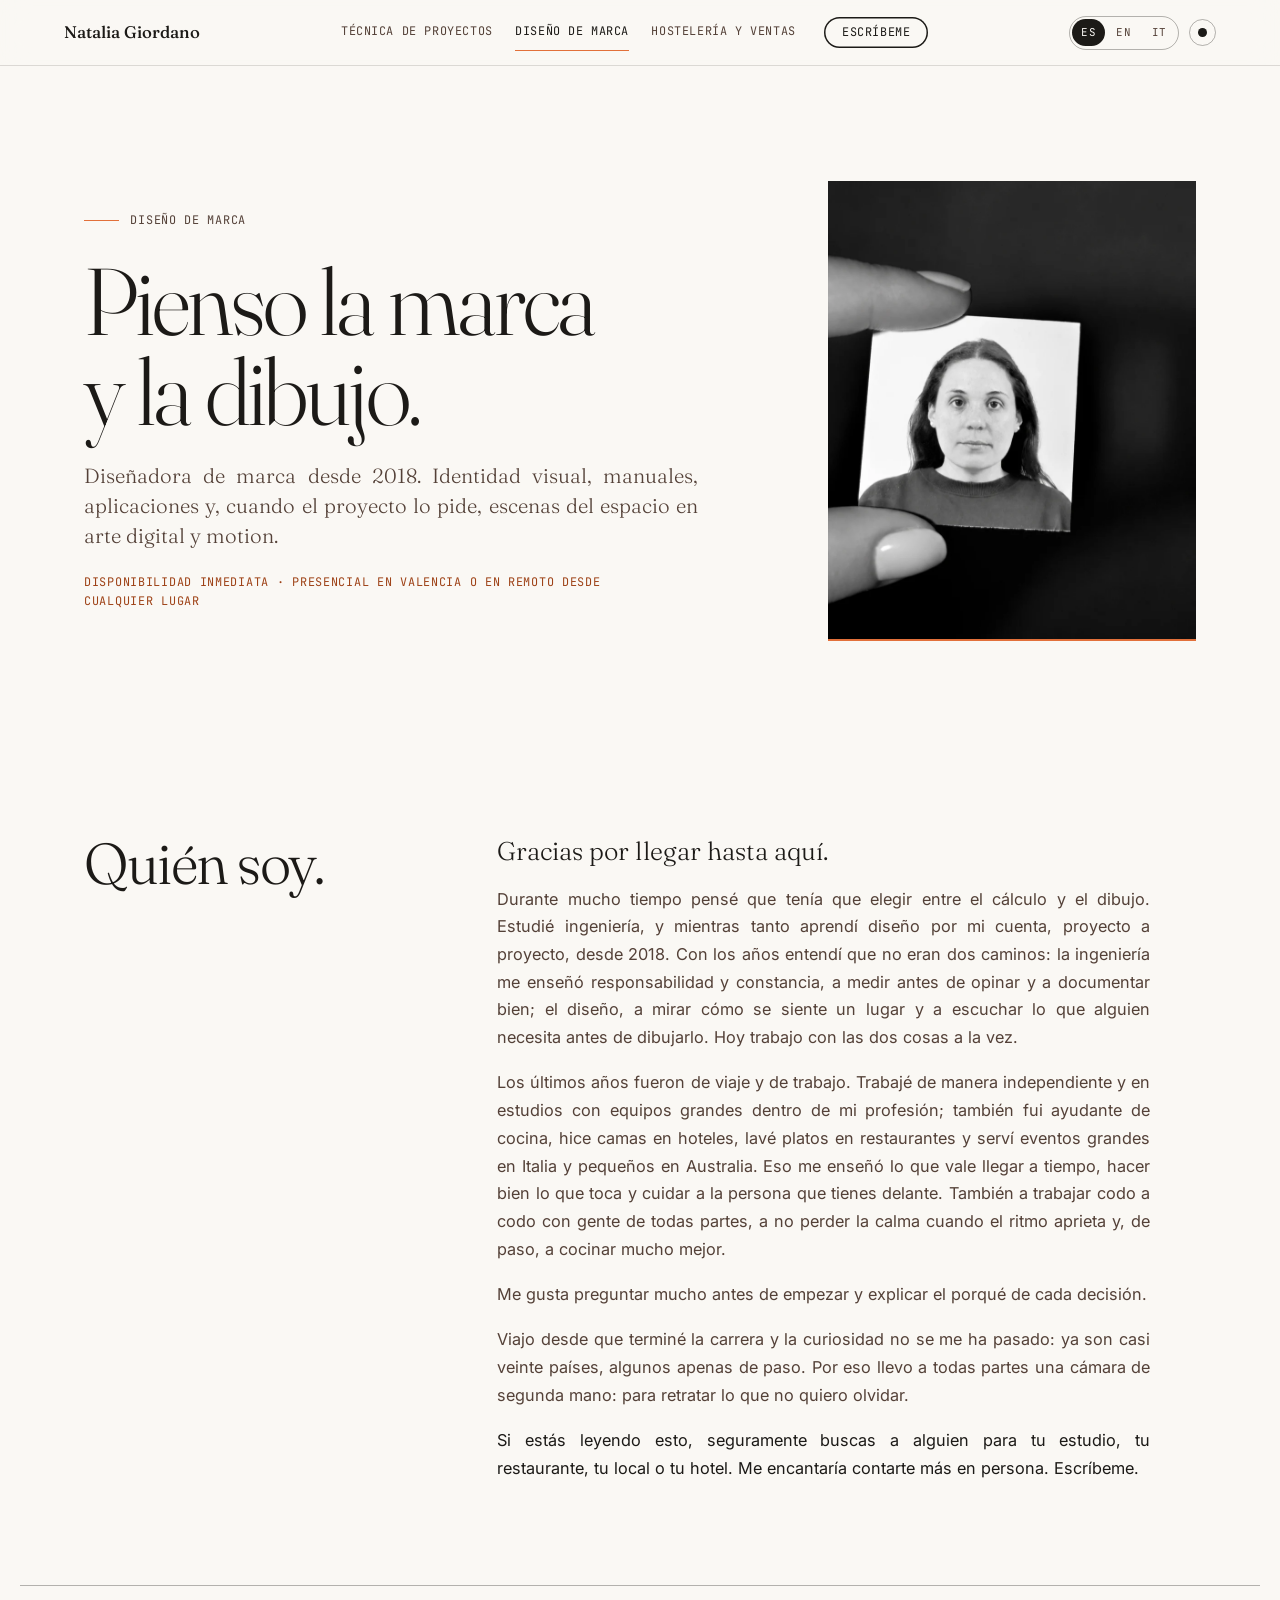
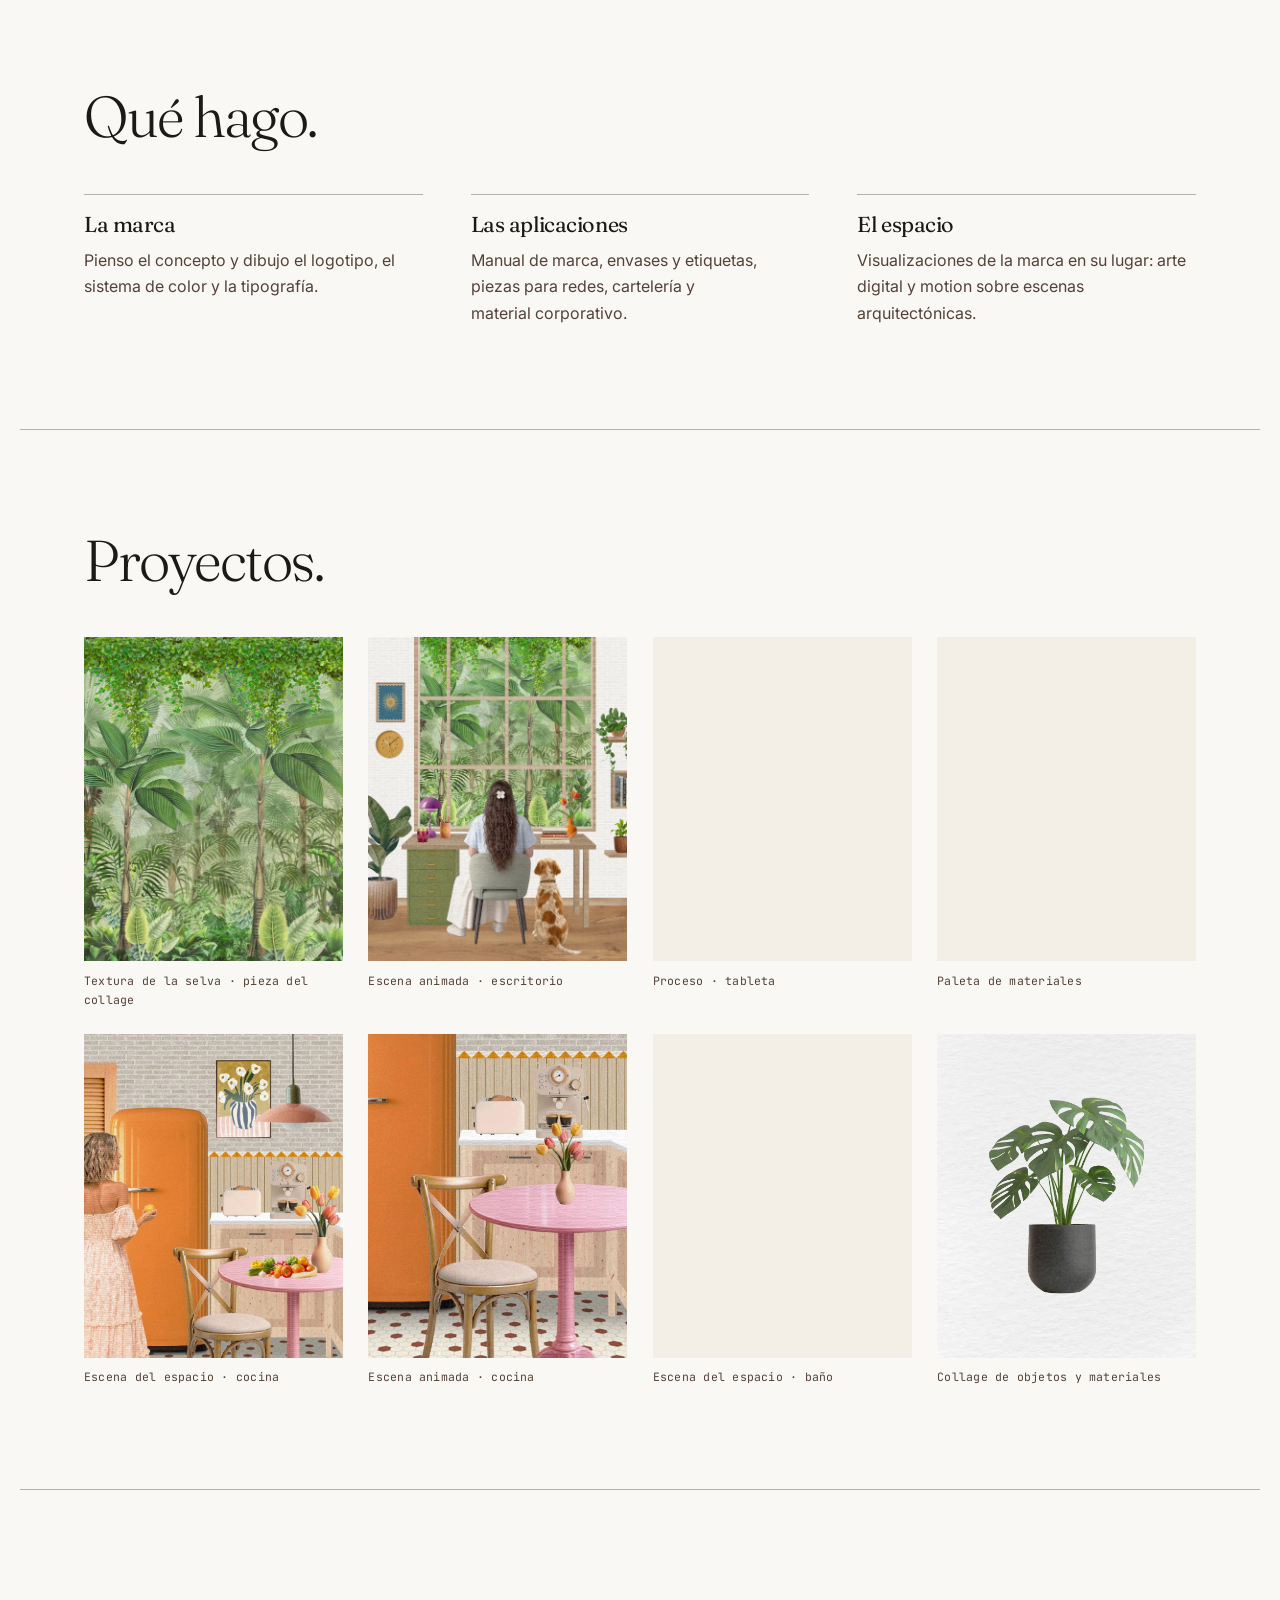
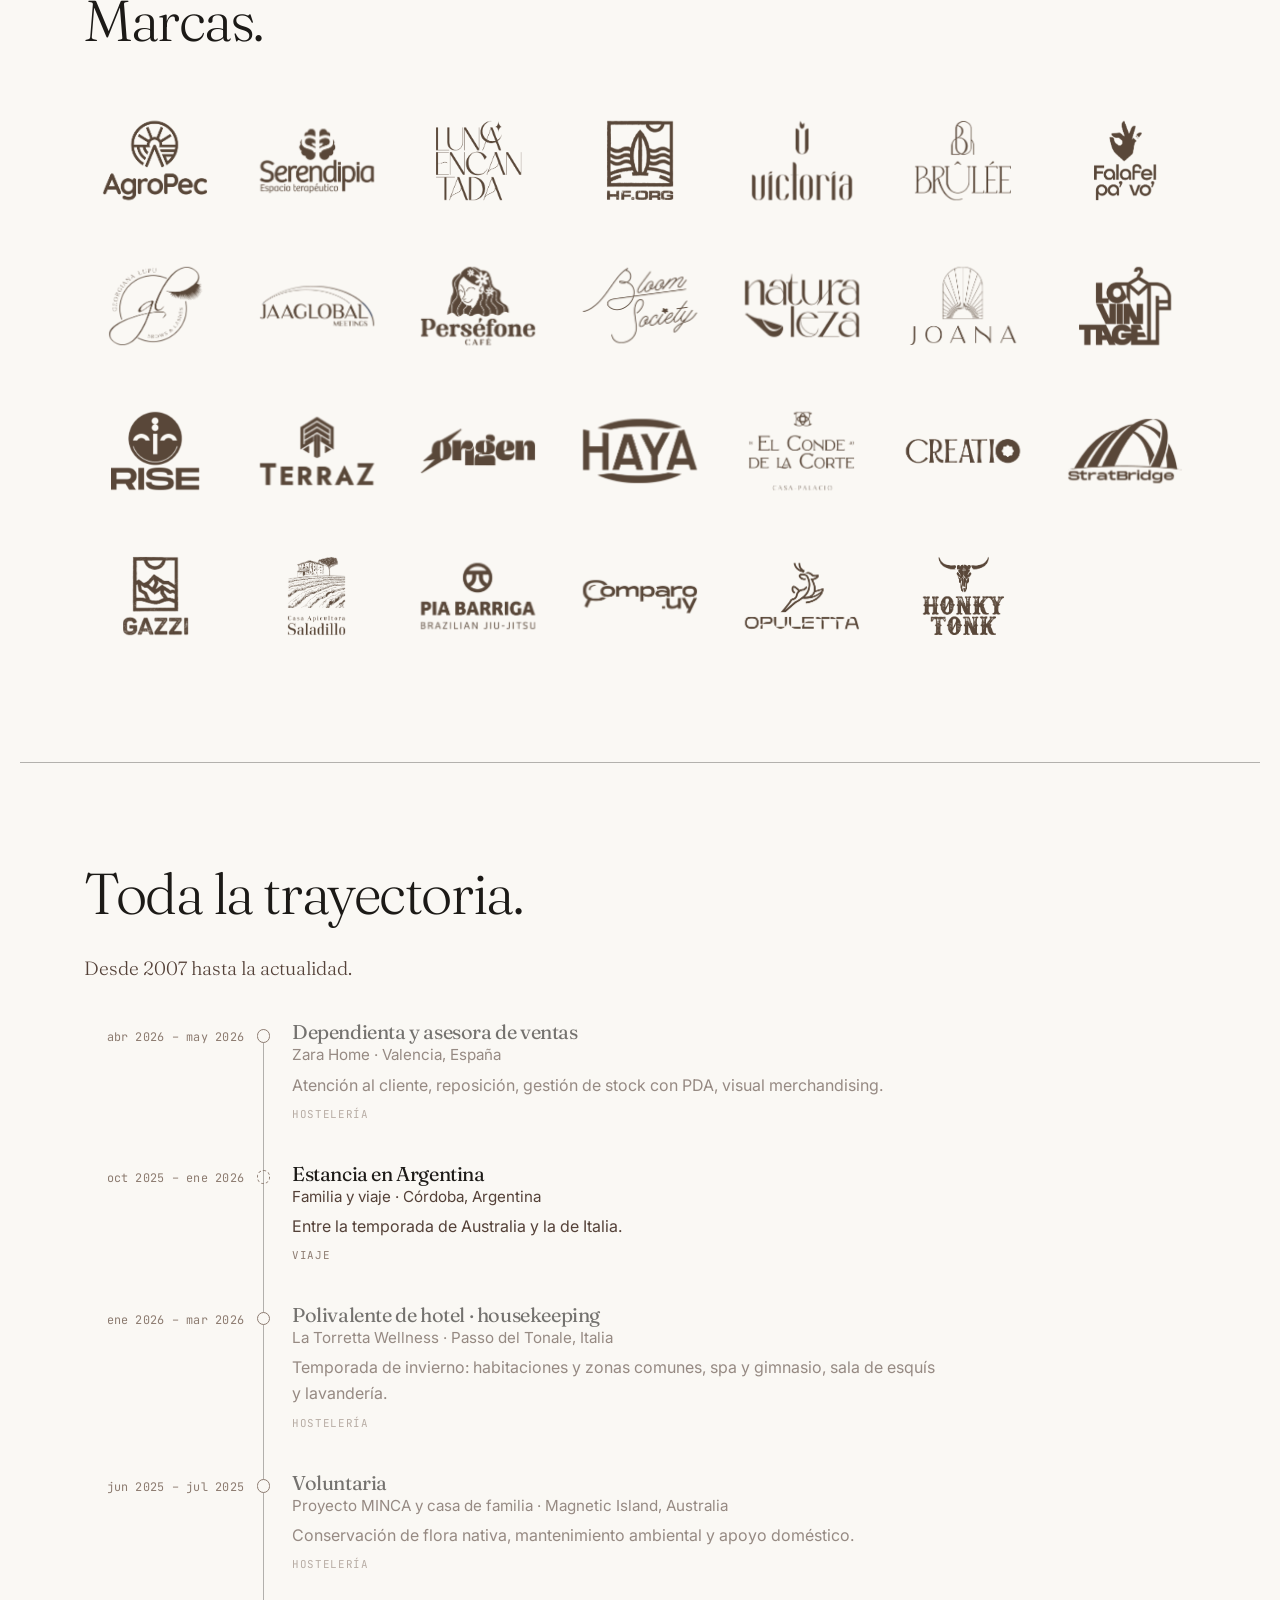
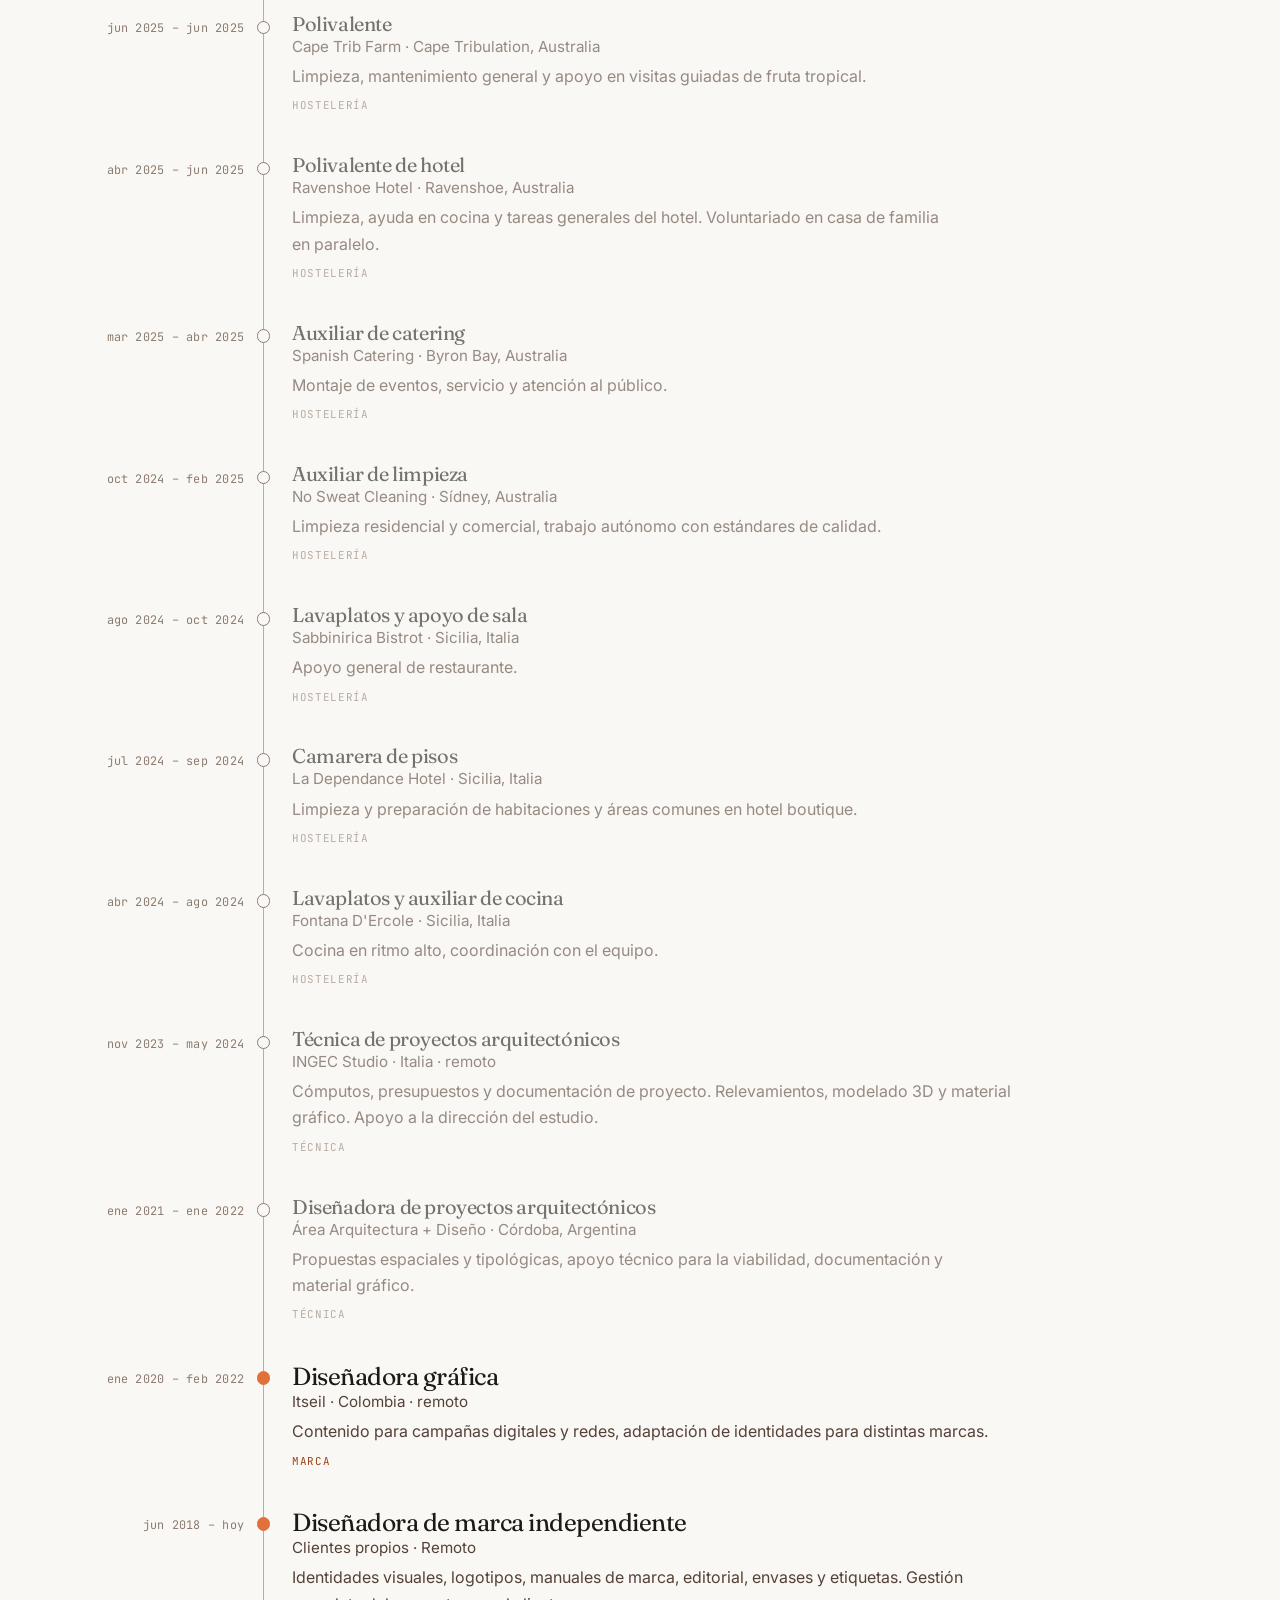
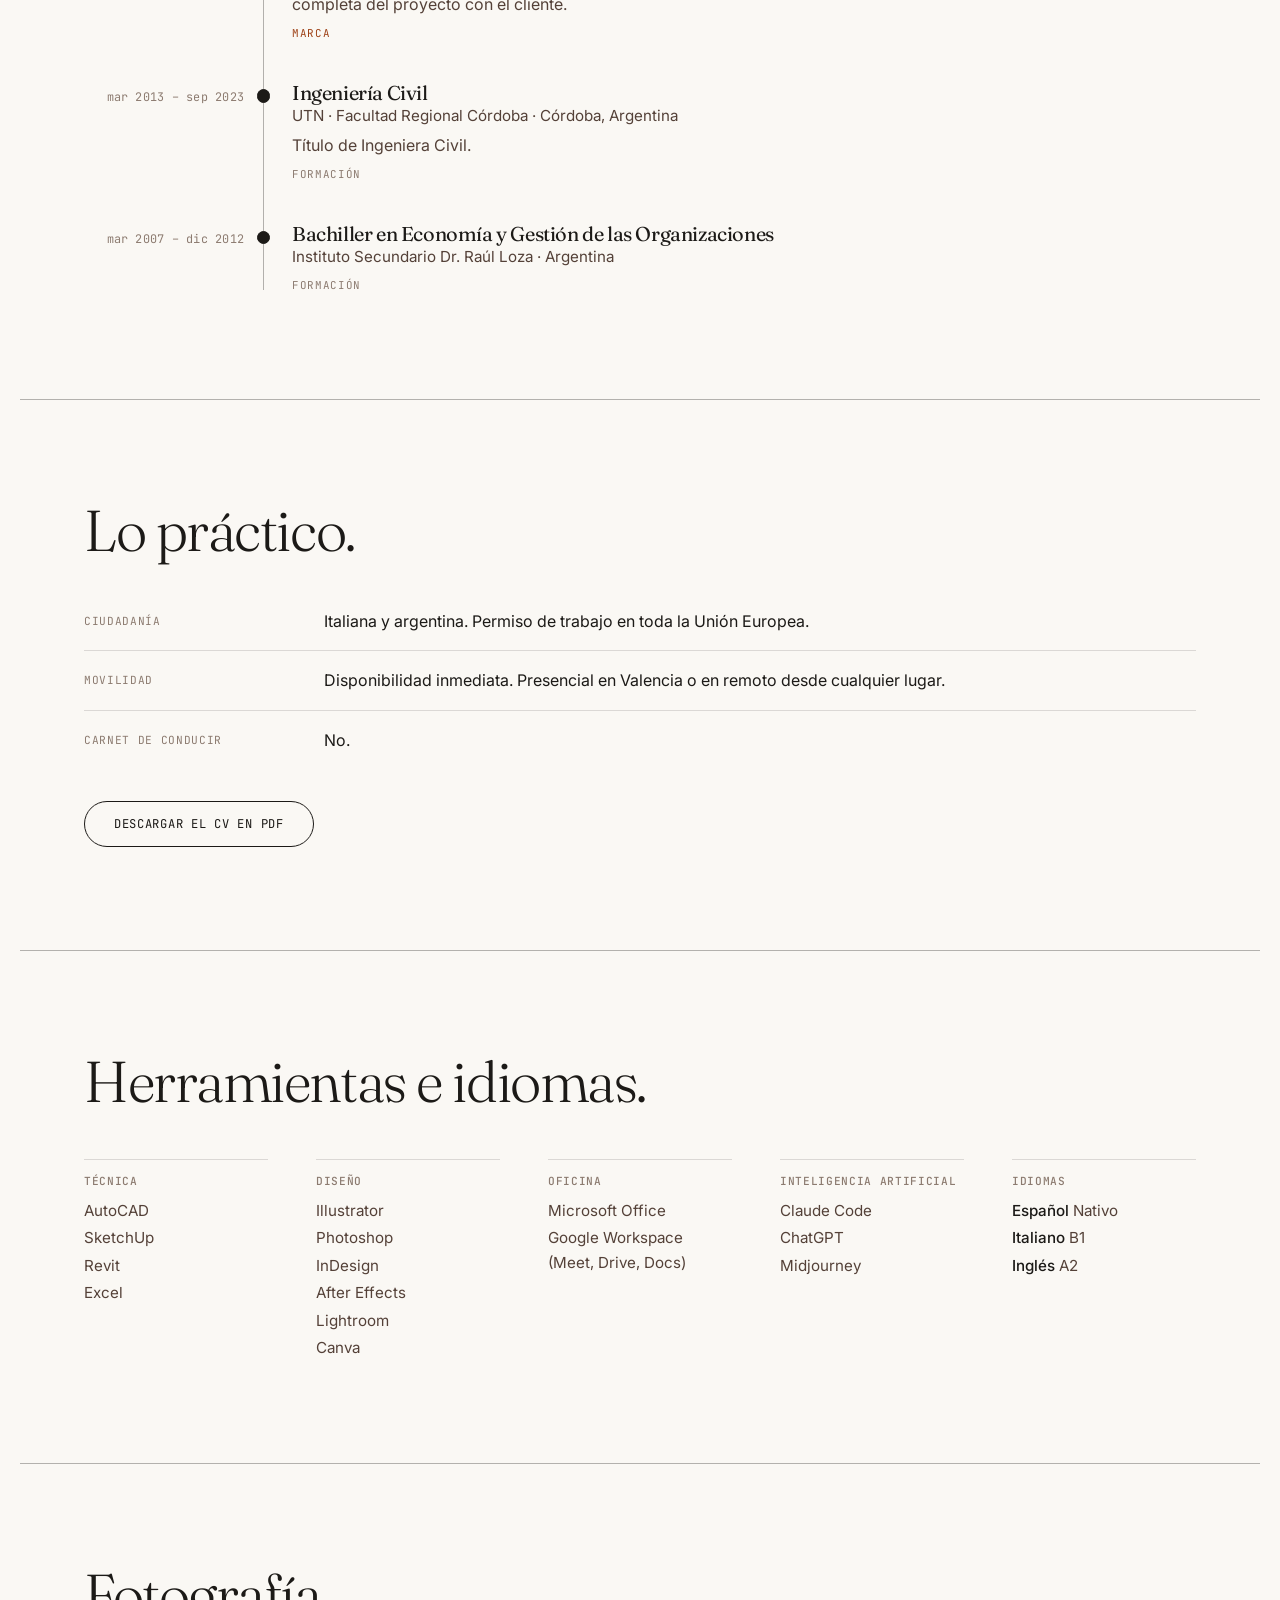
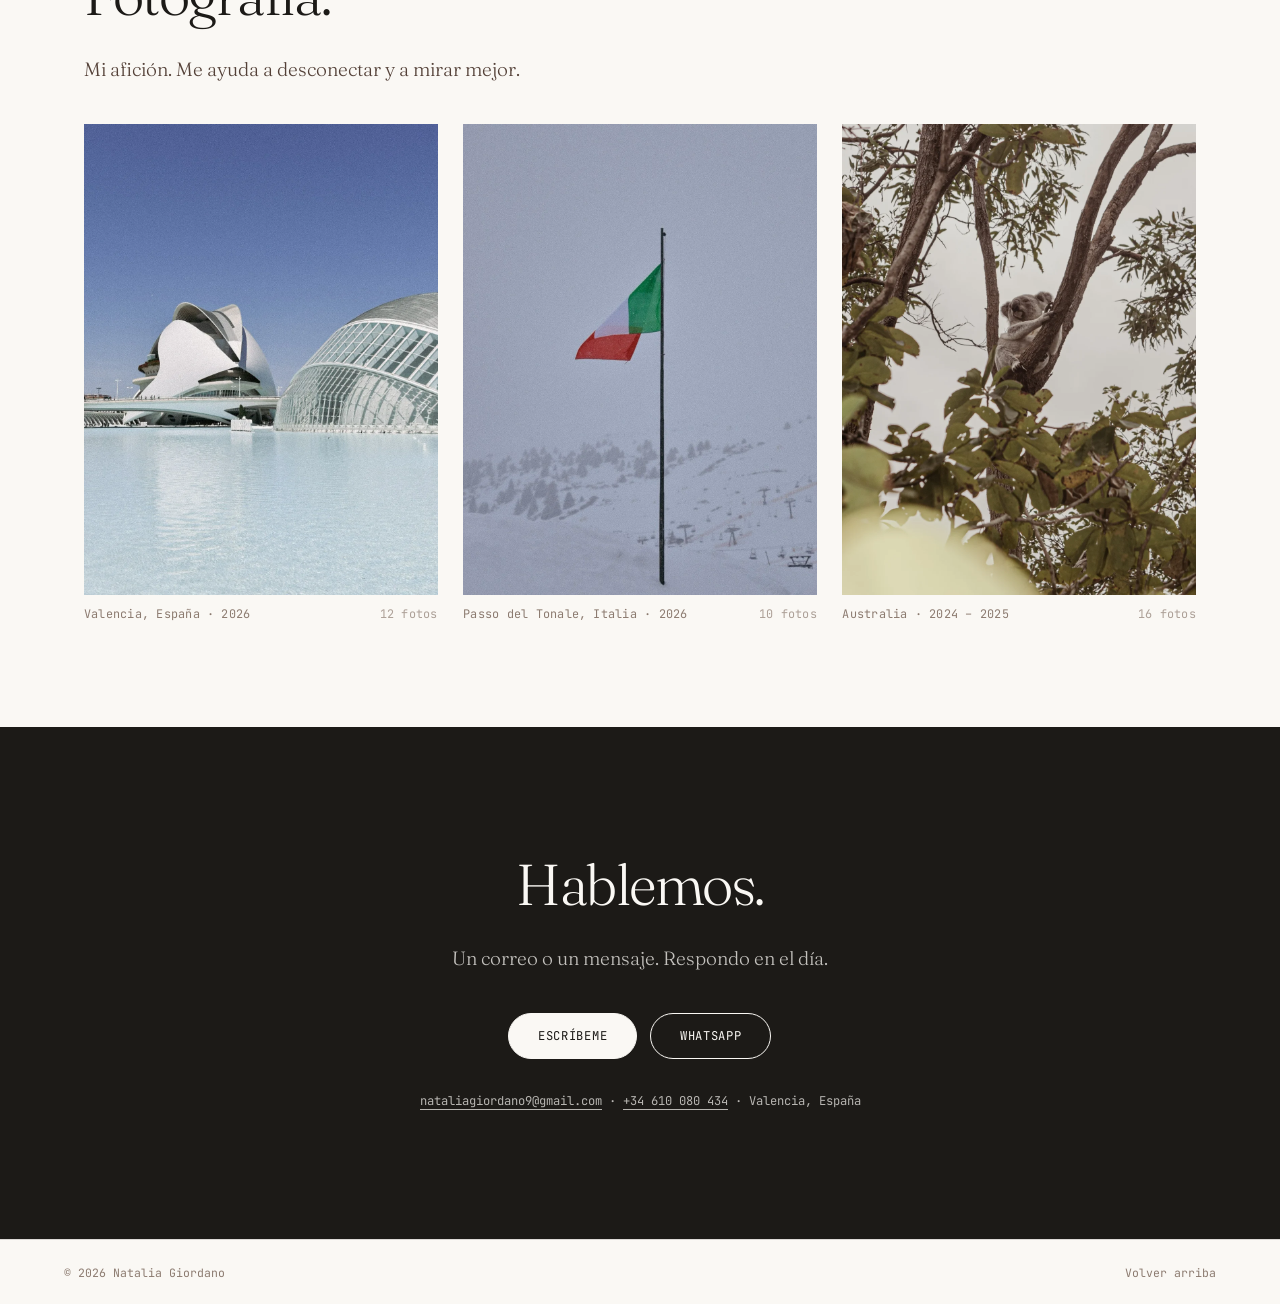
<file: marca.html>
<!DOCTYPE html>
<html lang="es" data-puerta="marca">
<head>
<meta charset="utf-8">
<meta name="viewport" content="width=device-width, initial-scale=1">
<title>Natalia Giordano — Diseño de marca</title>
<meta name="description" content="Diseñadora de marca desde 2018. Identidad visual, manuales, aplicaciones y, cuando el proyecto lo pide, escenas del espacio en arte digital y motion.">
<meta property="og:title" content="Natalia Giordano — Diseño de marca">
<meta property="og:description" content="Diseñadora de marca desde 2018. Identidad visual, manuales, aplicaciones y, cuando el proyecto lo pide, escenas del espacio en arte digital y motion.">
<meta property="og:type" content="profile">
<link rel="preconnect" href="https://fonts.googleapis.com">
<link rel="preconnect" href="https://fonts.gstatic.com" crossorigin>
<link rel="stylesheet" href="https://fonts.googleapis.com/css2?family=Fraunces:ital,opsz,wght@0,9..144,300;0,9..144,400;0,9..144,500;1,9..144,300&family=Inter:wght@400;500&family=JetBrains+Mono:wght@400;500&display=swap">
<link rel="stylesheet" href="styles.css?v=20261107">
<link rel="icon" href="assets/favicon.svg" type="image/svg+xml">
<link rel="alternate" hreflang="es" href="marca.html"><link rel="alternate" hreflang="en" href="en/marca.html"><link rel="alternate" hreflang="it" href="it/marca.html">
<script src="lib/tema.js?v=20261107"></script>
<script type="application/ld+json">
{"@context":"https://schema.org","@type":"Person","name":"Natalia Giordano","jobTitle":"Ingeniera civil · Técnica de proyectos · Diseñadora de marca","email":"mailto:nataliagiordano9@gmail.com","address":{"@type":"PostalAddress","addressLocality":"Valencia","addressCountry":"ES"}}
</script>
</head>
<body>
<a class="skip-link" href="#principal">Ir al contenido</a>
<header class="cab">
  <a class="cab-nombre" href="index.html">Natalia Giordano</a>
  <div class="cab-acciones">
    <div class="cab-idiomas" role="group" aria-label="Idioma"><a href="marca.html" hreflang="es" lang="es" aria-current="true">ES</a><a href="en/marca.html" hreflang="en" lang="en">EN</a><a href="it/marca.html" hreflang="it" lang="it">IT</a></div>
    <button class="cab-tema" type="button" data-tema aria-label="Cambiar entre modo claro y oscuro" title="Modo claro / oscuro"><span class="tema-icono" aria-hidden="true"></span></button>
    <button class="cab-menu" type="button" aria-expanded="false" aria-controls="nav-principal" data-menu>Menú</button>
  </div>
  <nav id="nav-principal" class="cab-nav" aria-label="Áreas">
    <ul>
      <li><a href="tecnica.html" data-sector="tecnica">Técnica de proyectos</a></li><li><a href="marca.html" data-sector="marca" class="is-activa">Diseño de marca</a></li><li><a href="hosteleria.html" data-sector="hosteleria">Hostelería y ventas</a></li>
      <li><a href="#contacto" class="cab-contacto">Escríbeme</a></li>
    </ul>
  </nav>
</header>
<main><section class="hero hero-marca" id="principal">
  <div class="hero-int">
    <p class="hero-rotulo">Diseño de marca</p>
    <h1 class="hero-titulo">Pienso la marca y la dibujo.</h1>
    <p class="hero-linea">Diseñadora de marca desde 2018. Identidad visual, manuales, aplicaciones y, cuando el proyecto lo pide, escenas del espacio en arte digital y motion.</p>
    <p class="hero-disp mono">Disponibilidad inmediata · presencial en Valencia o en remoto desde cualquier lugar</p>
  </div>
  <div class="hero-foto hero-foto-doble">
    <img src="assets/img/nati-carnet.webp" alt="Natalia Giordano" loading="eager">
    <img class="foto-alt" src="assets/img/nati-sidney.webp" alt="" aria-hidden="true" loading="eager"></div>
</section>
<section class="bloque bloque-pres" id="quien">
  <h2 class="bloque-titulo">Quién soy.</h2>
  <div class="pres"><p>Gracias por llegar hasta aquí.</p><p>Durante mucho tiempo pensé que tenía que elegir entre el cálculo y el dibujo. Estudié ingeniería, y mientras tanto aprendí diseño por mi cuenta, proyecto a proyecto, desde 2018. Con los años entendí que no eran dos caminos: la ingeniería me enseñó responsabilidad y constancia, a medir antes de opinar y a documentar bien; el diseño, a mirar cómo se siente un lugar y a escuchar lo que alguien necesita antes de dibujarlo. Hoy trabajo con las dos cosas a la vez.</p><p>Los últimos años fueron de viaje y de trabajo. Trabajé de manera independiente y en estudios con equipos grandes dentro de mi profesión; también fui ayudante de cocina, hice camas en hoteles, lavé platos en restaurantes y serví eventos grandes en Italia y pequeños en Australia. Eso me enseñó lo que vale llegar a tiempo, hacer bien lo que toca y cuidar a la persona que tienes delante. También a trabajar codo a codo con gente de todas partes, a no perder la calma cuando el ritmo aprieta y, de paso, a cocinar mucho mejor.</p><p>Me gusta preguntar mucho antes de empezar y explicar el porqué de cada decisión.</p><p>Viajo desde que terminé la carrera y la curiosidad no se me ha pasado: ya son casi veinte países, algunos apenas de paso. Por eso llevo a todas partes una cámara de segunda mano: para retratar lo que no quiero olvidar.</p><p>Si estás leyendo esto, seguramente buscas a alguien para tu estudio, tu restaurante, tu local o tu hotel. Me encantaría contarte más en persona. Escríbeme.</p></div>
</section>
<section class="bloque bloque-pilares">
  <h2 class="bloque-titulo">Qué hago.</h2>
  <div class="pilares"><div class="pilar">
      <h3 class="pilar-nombre">La marca</h3>
      <p>Pienso el concepto y dibujo el logotipo, el sistema de color y la tipografía.</p>
    </div><div class="pilar">
      <h3 class="pilar-nombre">Las aplicaciones</h3>
      <p>Manual de marca, envases y etiquetas, piezas para redes, cartelería y material corporativo.</p>
    </div><div class="pilar">
      <h3 class="pilar-nombre">El espacio</h3>
      <p>Visualizaciones de la marca en su lugar: arte digital y motion sobre escenas arquitectónicas.</p>
    </div></div>
</section>
<section class="bloque bloque-muestras" id="trabajo">
  <h2 class="bloque-titulo">Proyectos.</h2>
  <div class="muestras"><figure class="muestra" data-reveal><div class="muestra-img"><img src="assets/img/marca-selva.webp" width="1080" height="1350" alt="Textura de la selva · pieza del collage" loading="lazy" decoding="async"></div><figcaption>Textura de la selva · pieza del collage</figcaption></figure><figure class="muestra" data-reveal><div class="muestra-img muestra-video"><video src="assets/video/escena-escritorio.mp4" poster="assets/img/marca-escena-cartel.webp" autoplay muted loop playsinline preload="metadata" disablepictureinpicture disableremoteplayback controlslist="nodownload noplaybackrate noremoteplayback" aria-label="Escena animada · escritorio"></video></div><figcaption>Escena animada · escritorio</figcaption></figure><figure class="muestra" data-reveal><div class="muestra-img"><img src="assets/img/marca-wacom.webp" width="789" height="986" alt="Proceso · tableta" loading="lazy" decoding="async"></div><figcaption>Proceso · tableta</figcaption></figure><figure class="muestra" data-reveal><div class="muestra-img"><img src="assets/img/marca-materiales.webp" width="1500" height="2000" alt="Paleta de materiales" loading="lazy" decoding="async"></div><figcaption>Paleta de materiales</figcaption></figure><figure class="muestra" data-reveal><div class="muestra-img"><img src="assets/img/marca-escena-cocina-foto.webp" width="736" height="920" alt="Escena del espacio · cocina" loading="lazy" decoding="async"></div><figcaption>Escena del espacio · cocina</figcaption></figure><figure class="muestra" data-reveal><div class="muestra-img muestra-video"><video src="assets/video/escena-cocina.mp4" poster="assets/img/marca-escena-cocina.webp" autoplay muted loop playsinline preload="metadata" disablepictureinpicture disableremoteplayback controlslist="nodownload noplaybackrate noremoteplayback" aria-label="Escena animada · cocina"></video></div><figcaption>Escena animada · cocina</figcaption></figure><figure class="muestra" data-reveal><div class="muestra-img"><img src="assets/img/marca-escena-bano.webp" width="816" height="1020" alt="Escena del espacio · baño" loading="lazy" decoding="async"></div><figcaption>Escena del espacio · baño</figcaption></figure><figure class="muestra" data-reveal><div class="muestra-img muestra-video"><video src="assets/video/collage-objetos.mp4" poster="assets/img/marca-collage-cartel.webp" autoplay muted loop playsinline preload="metadata" disablepictureinpicture disableremoteplayback controlslist="nodownload noplaybackrate noremoteplayback" aria-label="Collage de objetos y materiales"></video></div><figcaption>Collage de objetos y materiales</figcaption></figure></div>
</section>
<section class="bloque bloque-archivo" id="archivo">
  <h2 class="bloque-titulo">Marcas.</h2>
  <ul class="archivo"><li><img src="assets/img/logo-01.webp" alt="Logotipo AgroPec" loading="lazy"></li><li><img src="assets/img/logo-02.webp" alt="Logotipo Serendipia" loading="lazy"></li><li><img src="assets/img/logo-03.webp" alt="Logotipo Luna Encantada" loading="lazy"></li><li><img src="assets/img/logo-04.webp" alt="Logotipo HF.org" loading="lazy"></li><li><img src="assets/img/logo-05.webp" alt="Logotipo Victoria" loading="lazy"></li><li><img src="assets/img/logo-06.webp" alt="Logotipo Brûlée" loading="lazy"></li><li><img src="assets/img/logo-07.webp" alt="Logotipo Falafel pa&#x27; vo&#x27;" loading="lazy"></li><li><img src="assets/img/logo-08.webp" alt="Logotipo Georgiana Lupu" loading="lazy"></li><li><img src="assets/img/logo-09.webp" alt="Logotipo JaaGlobal" loading="lazy"></li><li><img src="assets/img/logo-10.webp" alt="Logotipo Perséfone" loading="lazy"></li><li><img src="assets/img/logo-11.webp" alt="Logotipo Bloom Society" loading="lazy"></li><li><img src="assets/img/logo-12.webp" alt="Logotipo Naturaleza" loading="lazy"></li><li><img src="assets/img/logo-13.webp" alt="Logotipo Joana" loading="lazy"></li><li><img src="assets/img/logo-14.webp" alt="Logotipo LoVintage" loading="lazy"></li><li><img src="assets/img/logo-15.webp" alt="Logotipo Rise" loading="lazy"></li><li><img src="assets/img/logo-16.webp" alt="Logotipo Terraz" loading="lazy"></li><li><img src="assets/img/logo-17.webp" alt="Logotipo Origen" loading="lazy"></li><li><img src="assets/img/logo-18.webp" alt="Logotipo Haya" loading="lazy"></li><li><img src="assets/img/logo-19.webp" alt="Logotipo El Conde de la Corte" loading="lazy"></li><li><img src="assets/img/logo-20.webp" alt="Logotipo Creatio" loading="lazy"></li><li><img src="assets/img/logo-21.webp" alt="Logotipo StratBridge" loading="lazy"></li><li><img src="assets/img/logo-22.webp" alt="Logotipo Gazzi" loading="lazy"></li><li><img src="assets/img/logo-23.webp" alt="Logotipo Casa Apicultora Saladillo" loading="lazy"></li><li><img src="assets/img/logo-24.webp" alt="Logotipo Pia Barriga" loading="lazy"></li><li><img src="assets/img/logo-25.webp" alt="Logotipo Comparo.uy" loading="lazy"></li><li><img src="assets/img/logo-26.webp" alt="Logotipo Opuletta" loading="lazy"></li><li><img src="assets/img/logo-27.webp" alt="Logotipo Honky Tonk" loading="lazy"></li></ul>
</section>
<section class="bloque bloque-tl" id="trayectoria">
  <h2 class="bloque-titulo">Toda la trayectoria.</h2>
  <p class="bloque-linea">Desde 2007 hasta la actualidad.</p>
  <ol class="tl"><li class="tl-item sector-hosteleria" data-reveal>
      <span class="tl-fecha">abr 2026 – may 2026</span>
      <span class="tl-punto" aria-hidden="true"></span>
      <div class="tl-cuerpo">
        <h3 class="tl-puesto">Dependienta y asesora de ventas</h3>
        <p class="tl-empresa">Zara Home · Valencia, España</p>
        <p class="tl-tareas">Atención al cliente, reposición, gestión de stock con PDA, visual merchandising.</p>
        <span class="tl-sector">Hostelería</span>
      </div>
    </li><li class="tl-item sector-viaje" data-reveal>
      <span class="tl-fecha">oct 2025 – ene 2026</span>
      <span class="tl-punto" aria-hidden="true"></span>
      <div class="tl-cuerpo">
        <h3 class="tl-puesto">Estancia en Argentina</h3>
        <p class="tl-empresa">Familia y viaje · Córdoba, Argentina</p>
        <p class="tl-tareas">Entre la temporada de Australia y la de Italia.</p>
        <span class="tl-sector">Viaje</span>
      </div>
    </li><li class="tl-item sector-hosteleria" data-reveal>
      <span class="tl-fecha">ene 2026 – mar 2026</span>
      <span class="tl-punto" aria-hidden="true"></span>
      <div class="tl-cuerpo">
        <h3 class="tl-puesto">Polivalente de hotel · housekeeping</h3>
        <p class="tl-empresa">La Torretta Wellness · Passo del Tonale, Italia</p>
        <p class="tl-tareas">Temporada de invierno: habitaciones y zonas comunes, spa y gimnasio, sala de esquís y lavandería.</p>
        <span class="tl-sector">Hostelería</span>
      </div>
    </li><li class="tl-item sector-hosteleria" data-reveal>
      <span class="tl-fecha">jun 2025 – jul 2025</span>
      <span class="tl-punto" aria-hidden="true"></span>
      <div class="tl-cuerpo">
        <h3 class="tl-puesto">Voluntaria</h3>
        <p class="tl-empresa">Proyecto MINCA y casa de familia · Magnetic Island, Australia</p>
        <p class="tl-tareas">Conservación de flora nativa, mantenimiento ambiental y apoyo doméstico.</p>
        <span class="tl-sector">Hostelería</span>
      </div>
    </li><li class="tl-item sector-hosteleria" data-reveal>
      <span class="tl-fecha">jun 2025 – jun 2025</span>
      <span class="tl-punto" aria-hidden="true"></span>
      <div class="tl-cuerpo">
        <h3 class="tl-puesto">Polivalente</h3>
        <p class="tl-empresa">Cape Trib Farm · Cape Tribulation, Australia</p>
        <p class="tl-tareas">Limpieza, mantenimiento general y apoyo en visitas guiadas de fruta tropical.</p>
        <span class="tl-sector">Hostelería</span>
      </div>
    </li><li class="tl-item sector-hosteleria" data-reveal>
      <span class="tl-fecha">abr 2025 – jun 2025</span>
      <span class="tl-punto" aria-hidden="true"></span>
      <div class="tl-cuerpo">
        <h3 class="tl-puesto">Polivalente de hotel</h3>
        <p class="tl-empresa">Ravenshoe Hotel · Ravenshoe, Australia</p>
        <p class="tl-tareas">Limpieza, ayuda en cocina y tareas generales del hotel. Voluntariado en casa de familia en paralelo.</p>
        <span class="tl-sector">Hostelería</span>
      </div>
    </li><li class="tl-item sector-hosteleria" data-reveal>
      <span class="tl-fecha">mar 2025 – abr 2025</span>
      <span class="tl-punto" aria-hidden="true"></span>
      <div class="tl-cuerpo">
        <h3 class="tl-puesto">Auxiliar de catering</h3>
        <p class="tl-empresa">Spanish Catering · Byron Bay, Australia</p>
        <p class="tl-tareas">Montaje de eventos, servicio y atención al público.</p>
        <span class="tl-sector">Hostelería</span>
      </div>
    </li><li class="tl-item sector-hosteleria" data-reveal>
      <span class="tl-fecha">oct 2024 – feb 2025</span>
      <span class="tl-punto" aria-hidden="true"></span>
      <div class="tl-cuerpo">
        <h3 class="tl-puesto">Auxiliar de limpieza</h3>
        <p class="tl-empresa">No Sweat Cleaning · Sídney, Australia</p>
        <p class="tl-tareas">Limpieza residencial y comercial, trabajo autónomo con estándares de calidad.</p>
        <span class="tl-sector">Hostelería</span>
      </div>
    </li><li class="tl-item sector-hosteleria" data-reveal>
      <span class="tl-fecha">ago 2024 – oct 2024</span>
      <span class="tl-punto" aria-hidden="true"></span>
      <div class="tl-cuerpo">
        <h3 class="tl-puesto">Lavaplatos y apoyo de sala</h3>
        <p class="tl-empresa">Sabbinirica Bistrot · Sicilia, Italia</p>
        <p class="tl-tareas">Apoyo general de restaurante.</p>
        <span class="tl-sector">Hostelería</span>
      </div>
    </li><li class="tl-item sector-hosteleria" data-reveal>
      <span class="tl-fecha">jul 2024 – sep 2024</span>
      <span class="tl-punto" aria-hidden="true"></span>
      <div class="tl-cuerpo">
        <h3 class="tl-puesto">Camarera de pisos</h3>
        <p class="tl-empresa">La Dependance Hotel · Sicilia, Italia</p>
        <p class="tl-tareas">Limpieza y preparación de habitaciones y áreas comunes en hotel boutique.</p>
        <span class="tl-sector">Hostelería</span>
      </div>
    </li><li class="tl-item sector-hosteleria" data-reveal>
      <span class="tl-fecha">abr 2024 – ago 2024</span>
      <span class="tl-punto" aria-hidden="true"></span>
      <div class="tl-cuerpo">
        <h3 class="tl-puesto">Lavaplatos y auxiliar de cocina</h3>
        <p class="tl-empresa">Fontana D&#x27;Ercole · Sicilia, Italia</p>
        <p class="tl-tareas">Cocina en ritmo alto, coordinación con el equipo.</p>
        <span class="tl-sector">Hostelería</span>
      </div>
    </li><li class="tl-item sector-tecnica" data-reveal>
      <span class="tl-fecha">nov 2023 – may 2024</span>
      <span class="tl-punto" aria-hidden="true"></span>
      <div class="tl-cuerpo">
        <h3 class="tl-puesto">Técnica de proyectos arquitectónicos</h3>
        <p class="tl-empresa">INGEC Studio · Italia · remoto</p>
        <p class="tl-tareas">Cómputos, presupuestos y documentación de proyecto. Relevamientos, modelado 3D y material gráfico. Apoyo a la dirección del estudio.</p>
        <span class="tl-sector">Técnica</span>
      </div>
    </li><li class="tl-item sector-tecnica" data-reveal>
      <span class="tl-fecha">ene 2021 – ene 2022</span>
      <span class="tl-punto" aria-hidden="true"></span>
      <div class="tl-cuerpo">
        <h3 class="tl-puesto">Diseñadora de proyectos arquitectónicos</h3>
        <p class="tl-empresa">Área Arquitectura + Diseño · Córdoba, Argentina</p>
        <p class="tl-tareas">Propuestas espaciales y tipológicas, apoyo técnico para la viabilidad, documentación y material gráfico.</p>
        <span class="tl-sector">Técnica</span>
      </div>
    </li><li class="tl-item sector-marca is-propio" data-reveal>
      <span class="tl-fecha">ene 2020 – feb 2022</span>
      <span class="tl-punto" aria-hidden="true"></span>
      <div class="tl-cuerpo">
        <h3 class="tl-puesto">Diseñadora gráfica</h3>
        <p class="tl-empresa">Itseil · Colombia · remoto</p>
        <p class="tl-tareas">Contenido para campañas digitales y redes, adaptación de identidades para distintas marcas.</p>
        <span class="tl-sector">Marca</span>
      </div>
    </li><li class="tl-item sector-marca is-propio" data-reveal>
      <span class="tl-fecha">jun 2018 – hoy</span>
      <span class="tl-punto" aria-hidden="true"></span>
      <div class="tl-cuerpo">
        <h3 class="tl-puesto">Diseñadora de marca independiente</h3>
        <p class="tl-empresa">Clientes propios · Remoto</p>
        <p class="tl-tareas">Identidades visuales, logotipos, manuales de marca, editorial, envases y etiquetas. Gestión completa del proyecto con el cliente.</p>
        <span class="tl-sector">Marca</span>
      </div>
    </li><li class="tl-item sector-formacion" data-reveal>
      <span class="tl-fecha">mar 2013 – sep 2023</span>
      <span class="tl-punto" aria-hidden="true"></span>
      <div class="tl-cuerpo">
        <h3 class="tl-puesto">Ingeniería Civil</h3>
        <p class="tl-empresa">UTN · Facultad Regional Córdoba · Córdoba, Argentina</p>
        <p class="tl-tareas">Título de Ingeniera Civil.</p>
        <span class="tl-sector">Formación</span>
      </div>
    </li><li class="tl-item sector-formacion" data-reveal>
      <span class="tl-fecha">mar 2007 – dic 2012</span>
      <span class="tl-punto" aria-hidden="true"></span>
      <div class="tl-cuerpo">
        <h3 class="tl-puesto">Bachiller en Economía y Gestión de las Organizaciones</h3>
        <p class="tl-empresa">Instituto Secundario Dr. Raúl Loza · Argentina</p>
        
        <span class="tl-sector">Formación</span>
      </div>
    </li></ol>
</section>
<section class="bloque bloque-ficha" id="ficha">
  <h2 class="bloque-titulo">Lo práctico.</h2>
  <dl class="ficha"><div class="ficha-fila"><dt>Ciudadanía</dt><dd>Italiana y argentina. Permiso de trabajo en toda la Unión Europea.</dd></div><div class="ficha-fila"><dt>Movilidad</dt><dd>Disponibilidad inmediata. Presencial en Valencia o en remoto desde cualquier lugar.</dd></div><div class="ficha-fila"><dt>Carnet de conducir</dt><dd>No.</dd></div></dl>
  <p class="ficha-cv"><a class="btn btn-borde" href="assets/cv/CV-Natalia-Giordano-es.pdf" download>Descargar el CV en PDF</a></p>
</section>
<section class="bloque bloque-herr" id="herramientas">
  <h2 class="bloque-titulo">Herramientas e idiomas.</h2>
  <div class="herr"><div class="herr-grupo">
      <h3 class="herr-nombre">Técnica</h3>
      <ul><li>AutoCAD</li><li>SketchUp</li><li>Revit</li><li>Excel</li></ul>
    </div><div class="herr-grupo">
      <h3 class="herr-nombre">Diseño</h3>
      <ul><li>Illustrator</li><li>Photoshop</li><li>InDesign</li><li>After Effects</li><li>Lightroom</li><li>Canva</li></ul>
    </div><div class="herr-grupo">
      <h3 class="herr-nombre">Oficina</h3>
      <ul><li>Microsoft Office</li><li>Google Workspace (Meet, Drive, Docs)</li></ul>
    </div><div class="herr-grupo">
      <h3 class="herr-nombre">Inteligencia artificial</h3>
      <ul><li>Claude Code</li><li>ChatGPT</li><li>Midjourney</li></ul>
    </div>
    <div class="herr-grupo">
      <h3 class="herr-nombre">Idiomas</h3>
      <ul class="idiomas"><li><strong>Español</strong> Nativo</li><li><strong>Italiano</strong> B1</li><li><strong>Inglés</strong> A2</li></ul>
    </div>
  </div>
</section>
<section class="bloque bloque-foto" id="fotografia">
  <h2 class="bloque-titulo">Fotografía.</h2>
  <p class="bloque-linea">Mi afición. Me ayuda a desconectar y a mirar mejor.</p>
  <div class="series"><figure class="serie" data-serie data-reveal style="--desfase:0ms">
      <div class="serie-marco"><img src="assets/img/foto-valencia-1.webp" alt="Valencia, España · 2026" loading="lazy" decoding="async" class=is-on><img src="assets/img/foto-valencia-2.webp" alt="Valencia, España · 2026" loading="lazy" decoding="async"><img src="assets/img/foto-valencia-3.webp" alt="Valencia, España · 2026" loading="lazy" decoding="async"><img src="assets/img/foto-valencia-4.webp" alt="Valencia, España · 2026" loading="lazy" decoding="async"><img src="assets/img/foto-valencia-5.webp" alt="Valencia, España · 2026" loading="lazy" decoding="async"><img src="assets/img/foto-valencia-6.webp" alt="Valencia, España · 2026" loading="lazy" decoding="async"><img src="assets/img/foto-valencia-7.webp" alt="Valencia, España · 2026" loading="lazy" decoding="async"><img src="assets/img/foto-valencia-12.webp" alt="Valencia, España · 2026" loading="lazy" decoding="async"><img src="assets/img/foto-valencia-8.webp" alt="Valencia, España · 2026" loading="lazy" decoding="async"><img src="assets/img/foto-valencia-9.webp" alt="Valencia, España · 2026" loading="lazy" decoding="async"><img src="assets/img/foto-valencia-10.webp" alt="Valencia, España · 2026" loading="lazy" decoding="async"><img src="assets/img/foto-valencia-11.webp" alt="Valencia, España · 2026" loading="lazy" decoding="async"></div>
      <figcaption class="mono">Valencia, España · 2026 <span class="serie-n">12 fotos</span></figcaption>
    </figure><figure class="serie" data-serie data-reveal style="--desfase:2200ms">
      <div class="serie-marco"><img src="assets/img/foto-tonale-bandera.webp" alt="Passo del Tonale, Italia · 2026" loading="lazy" decoding="async" class=is-on><img src="assets/img/foto-tonale-esquis.webp" alt="Passo del Tonale, Italia · 2026" loading="lazy" decoding="async"><img src="assets/img/foto-tonale-2.webp" alt="Passo del Tonale, Italia · 2026" loading="lazy" decoding="async"><img src="assets/img/foto-tonale-retrato.webp" alt="Passo del Tonale, Italia · 2026" loading="lazy" decoding="async"><img src="assets/img/foto-tonale-3.webp" alt="Passo del Tonale, Italia · 2026" loading="lazy" decoding="async"><img src="assets/img/foto-tonale-valle.webp" alt="Passo del Tonale, Italia · 2026" loading="lazy" decoding="async"><img src="assets/img/foto-tonale-6.webp" alt="Passo del Tonale, Italia · 2026" loading="lazy" decoding="async"><img src="assets/img/foto-tonale-1.webp" alt="Passo del Tonale, Italia · 2026" loading="lazy" decoding="async"><img src="assets/img/foto-tonale-pico.webp" alt="Passo del Tonale, Italia · 2026" loading="lazy" decoding="async"><img src="assets/img/foto-tonale-4.webp" alt="Passo del Tonale, Italia · 2026" loading="lazy" decoding="async"></div>
      <figcaption class="mono">Passo del Tonale, Italia · 2026 <span class="serie-n">10 fotos</span></figcaption>
    </figure><figure class="serie" data-serie data-reveal style="--desfase:4400ms">
      <div class="serie-marco"><img src="assets/img/foto-australia-1.webp" alt="Australia · 2024 – 2025" loading="lazy" decoding="async" class=is-on><img src="assets/img/foto-au-ballena.webp" alt="Australia · 2024 – 2025" loading="lazy" decoding="async"><img src="assets/img/foto-au-medusa.webp" alt="Australia · 2024 – 2025" loading="lazy" decoding="async"><img src="assets/img/foto-australia-2.webp" alt="Australia · 2024 – 2025" loading="lazy" decoding="async"><img src="assets/img/foto-au-opera-1.webp" alt="Australia · 2024 – 2025" loading="lazy" decoding="async"><img src="assets/img/foto-au-delfines.webp" alt="Australia · 2024 – 2025" loading="lazy" decoding="async"><img src="assets/img/foto-au-surf-2.webp" alt="Australia · 2024 – 2025" loading="lazy" decoding="async"><img src="assets/img/foto-au-ola.webp" alt="Australia · 2024 – 2025" loading="lazy" decoding="async"><img src="assets/img/foto-australia-4.webp" alt="Australia · 2024 – 2025" loading="lazy" decoding="async"><img src="assets/img/foto-au-opera-2.webp" alt="Australia · 2024 – 2025" loading="lazy" decoding="async"><img src="assets/img/foto-au-playa-3.webp" alt="Australia · 2024 – 2025" loading="lazy" decoding="async"><img src="assets/img/foto-australia-5.webp" alt="Australia · 2024 – 2025" loading="lazy" decoding="async"><img src="assets/img/foto-au-playa-4.webp" alt="Australia · 2024 – 2025" loading="lazy" decoding="async"><img src="assets/img/foto-australia-6.webp" alt="Australia · 2024 – 2025" loading="lazy" decoding="async"><img src="assets/img/foto-au-camping.webp" alt="Australia · 2024 – 2025" loading="lazy" decoding="async"><img src="assets/img/foto-au-playa-2.webp" alt="Australia · 2024 – 2025" loading="lazy" decoding="async"></div>
      <figcaption class="mono">Australia · 2024 – 2025 <span class="serie-n">16 fotos</span></figcaption>
    </figure></div>
</section>
<section class="bloque bloque-contacto inv" id="contacto">
  <h2 class="bloque-titulo">Hablemos.</h2>
  <p class="bloque-linea">Un correo o un mensaje. Respondo en el día.</p>
  <div class="contacto-botones">
    <a class="btn btn-blanco" href="mailto:nataliagiordano9@gmail.com?subject=Diseño%20de%20marca" data-iman data-correo="nataliagiordano9@gmail.com" data-asunto="Diseño de marca" data-l-titulo="Escribir a" data-l-copiar="Copiar" data-l-copiado="Correo copiado" data-l-gmail="Abrir en Gmail" data-l-outlook="Abrir en Outlook" data-l-app="Programa de correo" data-l-cerrar="Cerrar">Escríbeme</a>
    <a class="btn btn-borde" href="https://wa.me/34610080434?text=Hola%20Natalia%2C%20vi%20tu%20portafolio%20y%20me%20gustar%C3%ADa%20hablar%20contigo." target="_blank" rel="noopener" data-iman>WhatsApp</a>
  </div>
  <p class="contacto-datos"><a href="mailto:nataliagiordano9@gmail.com?subject=Diseño%20de%20marca" data-correo="nataliagiordano9@gmail.com" data-asunto="Diseño de marca" data-l-titulo="Escribir a" data-l-copiar="Copiar" data-l-copiado="Correo copiado" data-l-gmail="Abrir en Gmail" data-l-outlook="Abrir en Outlook" data-l-app="Programa de correo" data-l-cerrar="Cerrar">nataliagiordano9@gmail.com</a> · <a href="https://wa.me/34610080434?text=Hola%20Natalia%2C%20vi%20tu%20portafolio%20y%20me%20gustar%C3%ADa%20hablar%20contigo." target="_blank" rel="noopener">+34 610 080 434</a> · Valencia, España</p>
</section>
</main><footer class="pie">
  <span>© 2026 Natalia Giordano</span>
  <a href="#principal">Volver arriba</a>
</footer>
<script defer src="lib/manifest.js?v=20261107"></script>
<script defer src="main.js?v=20261107"></script>
</body>
</html>
</file>
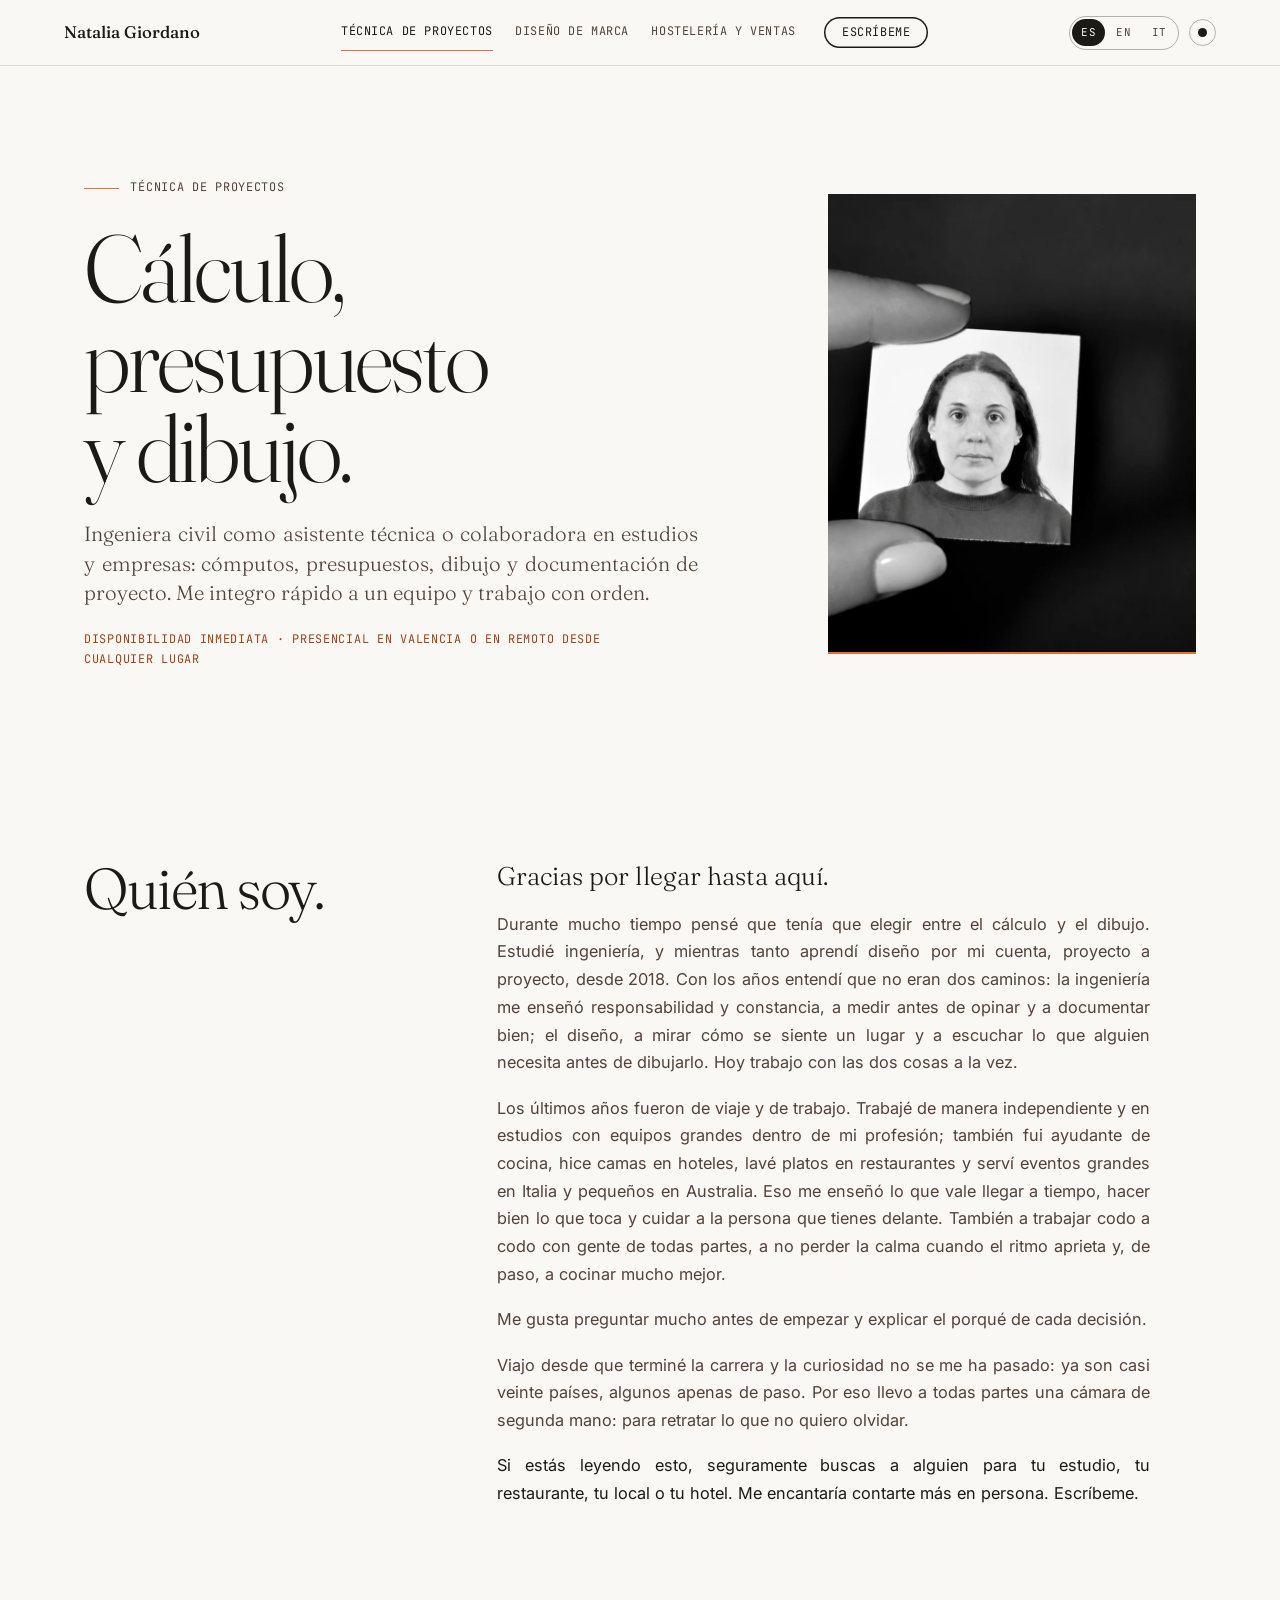
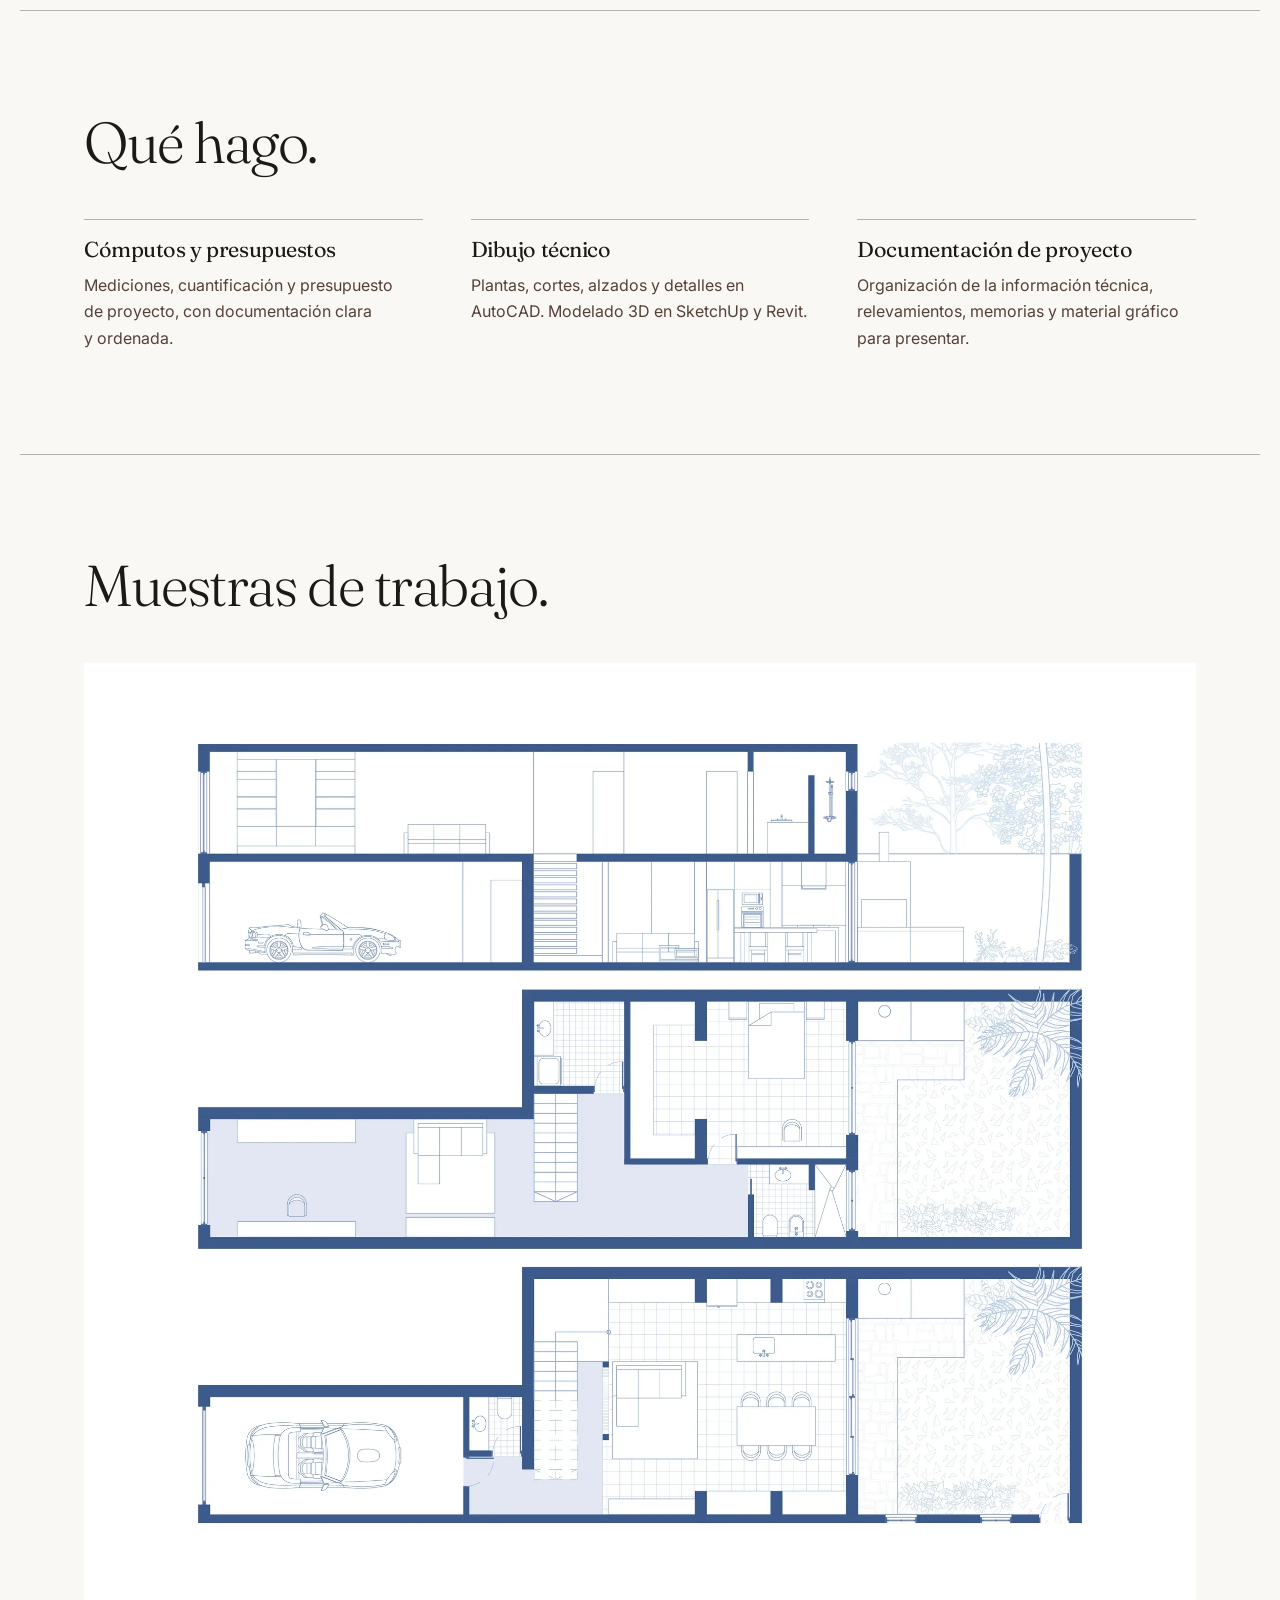
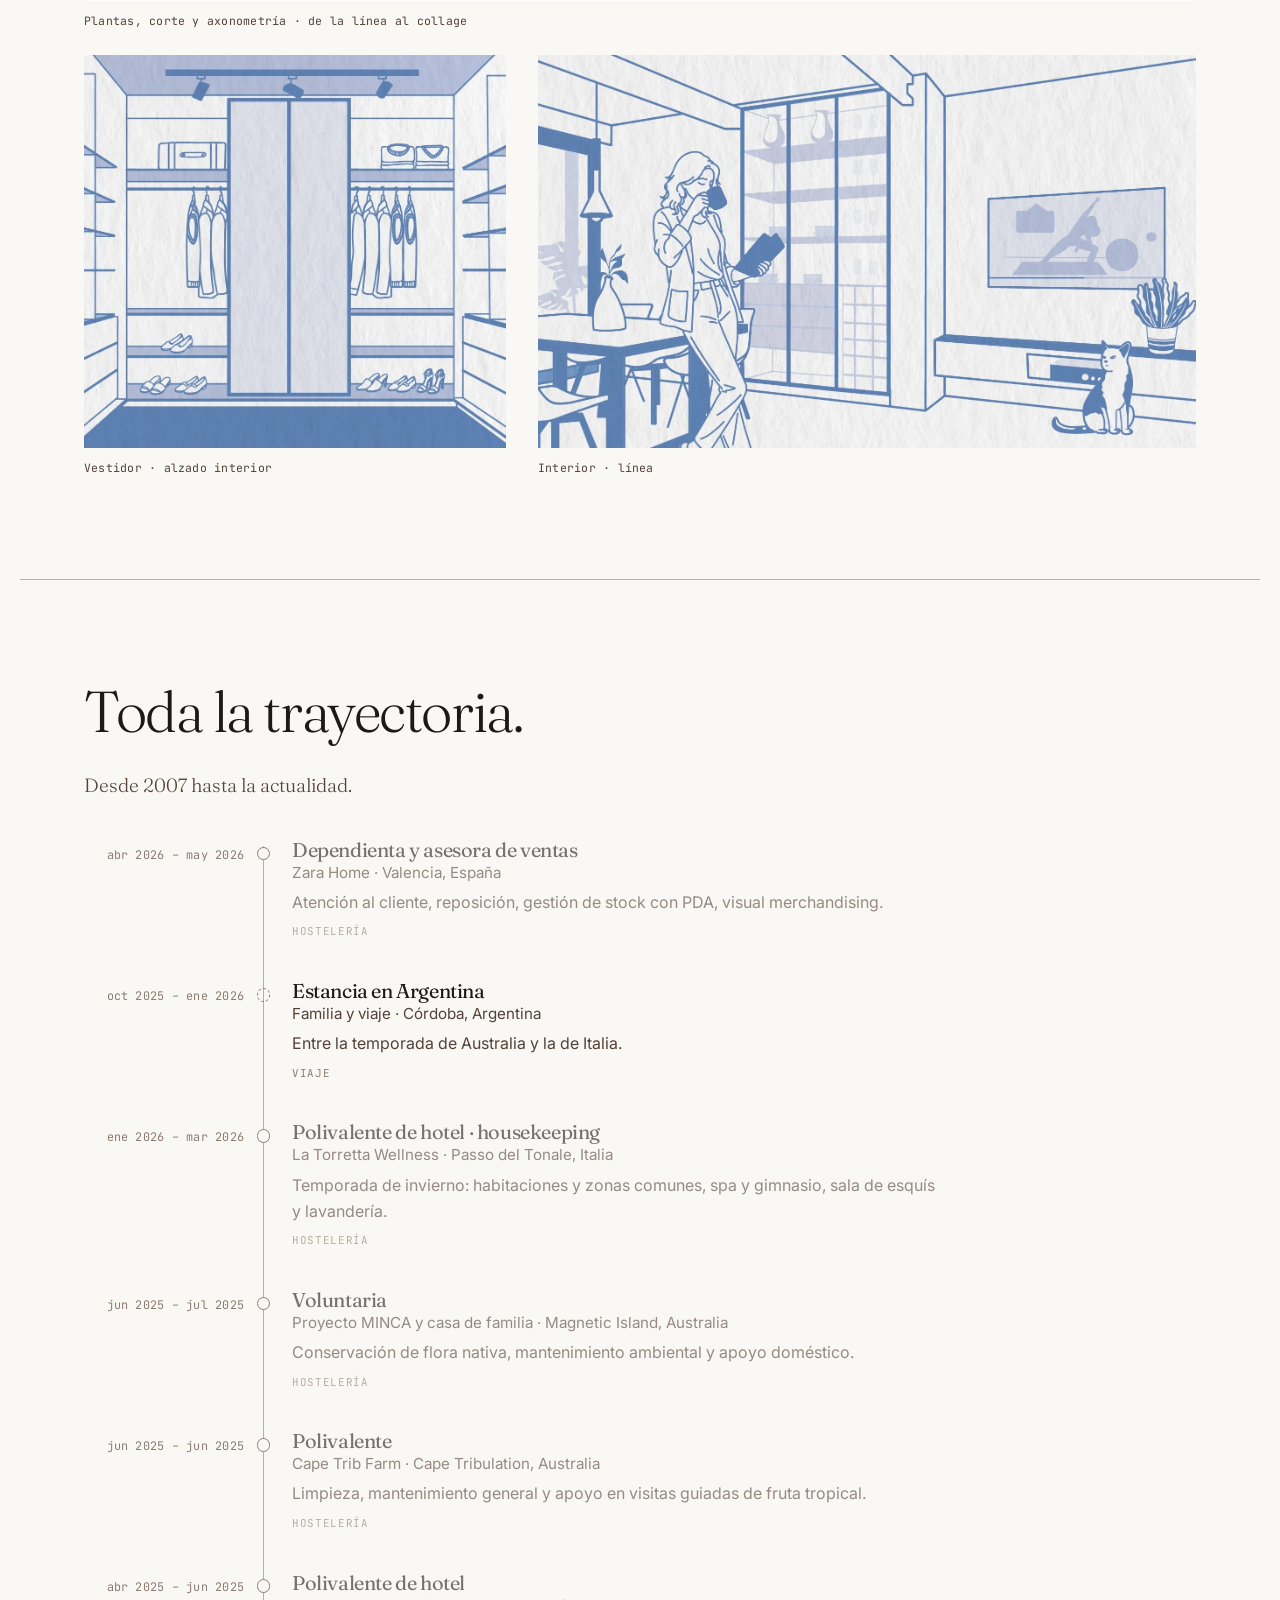
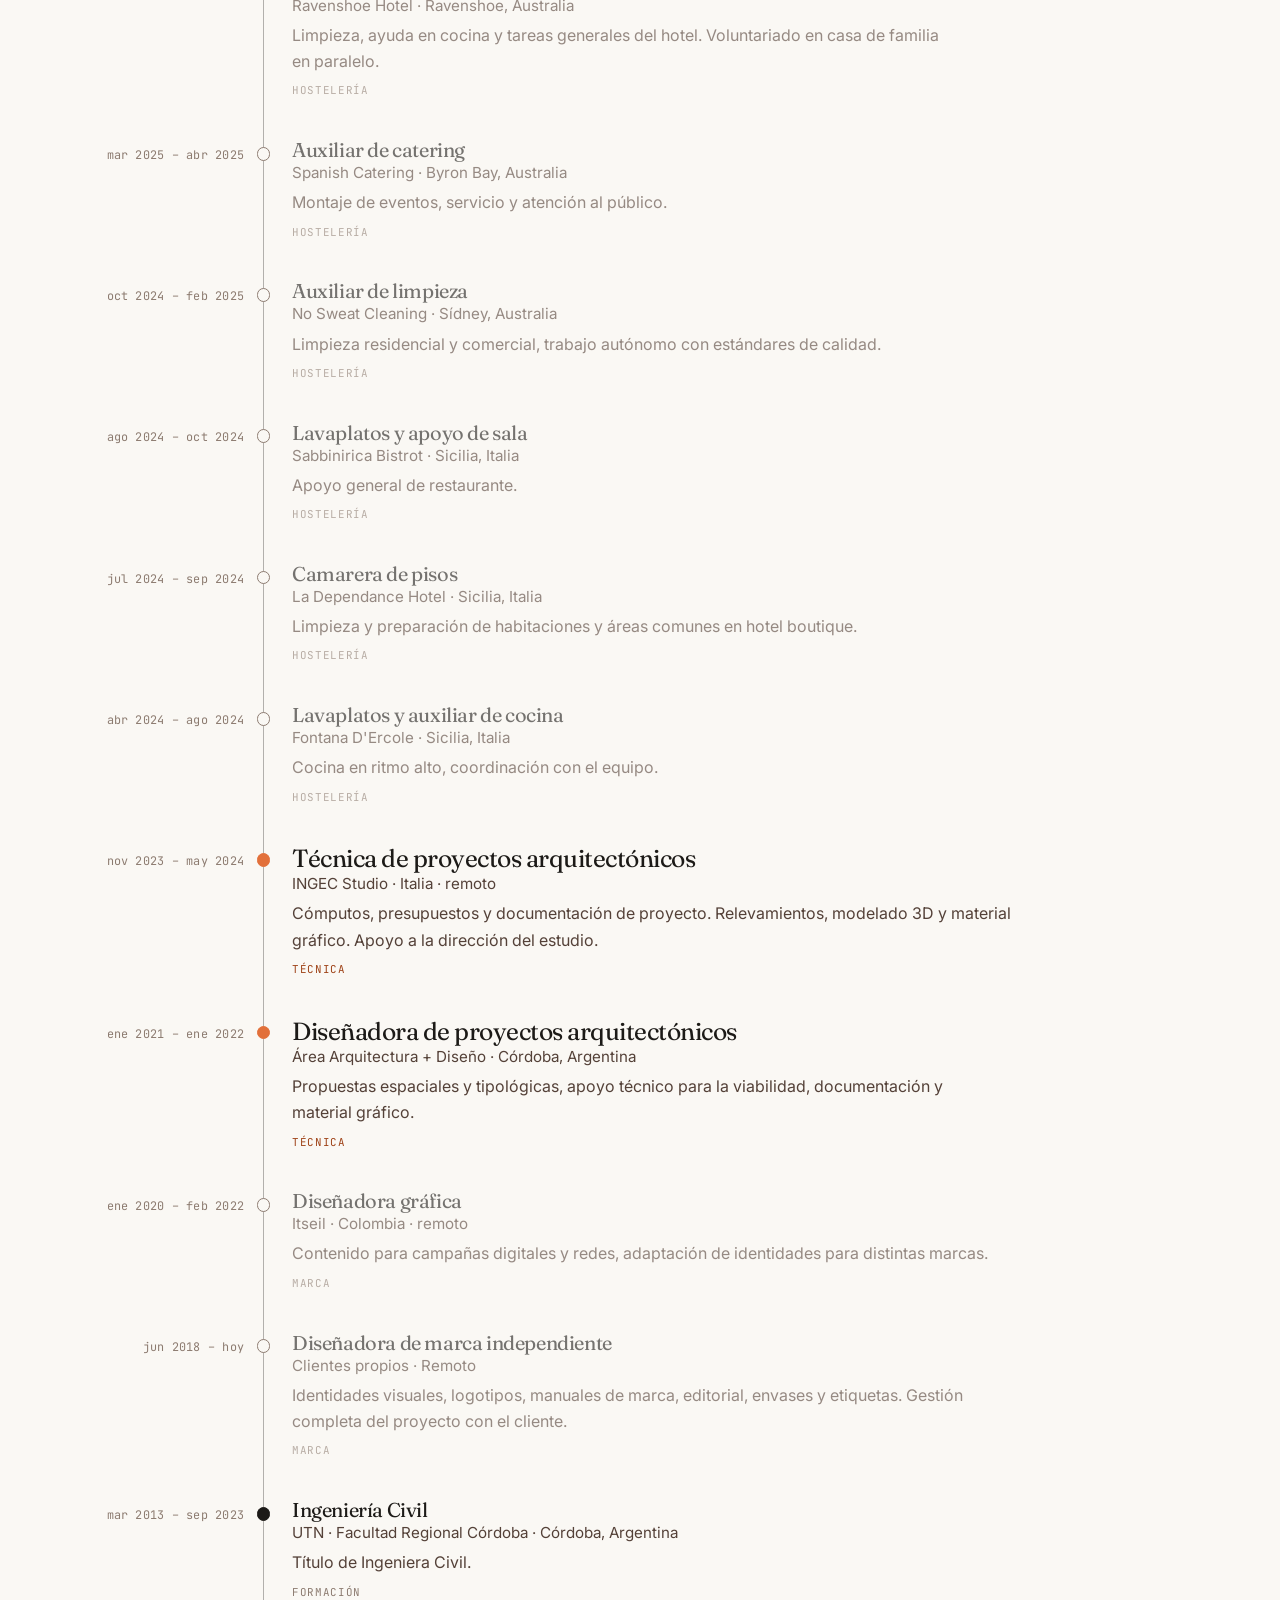
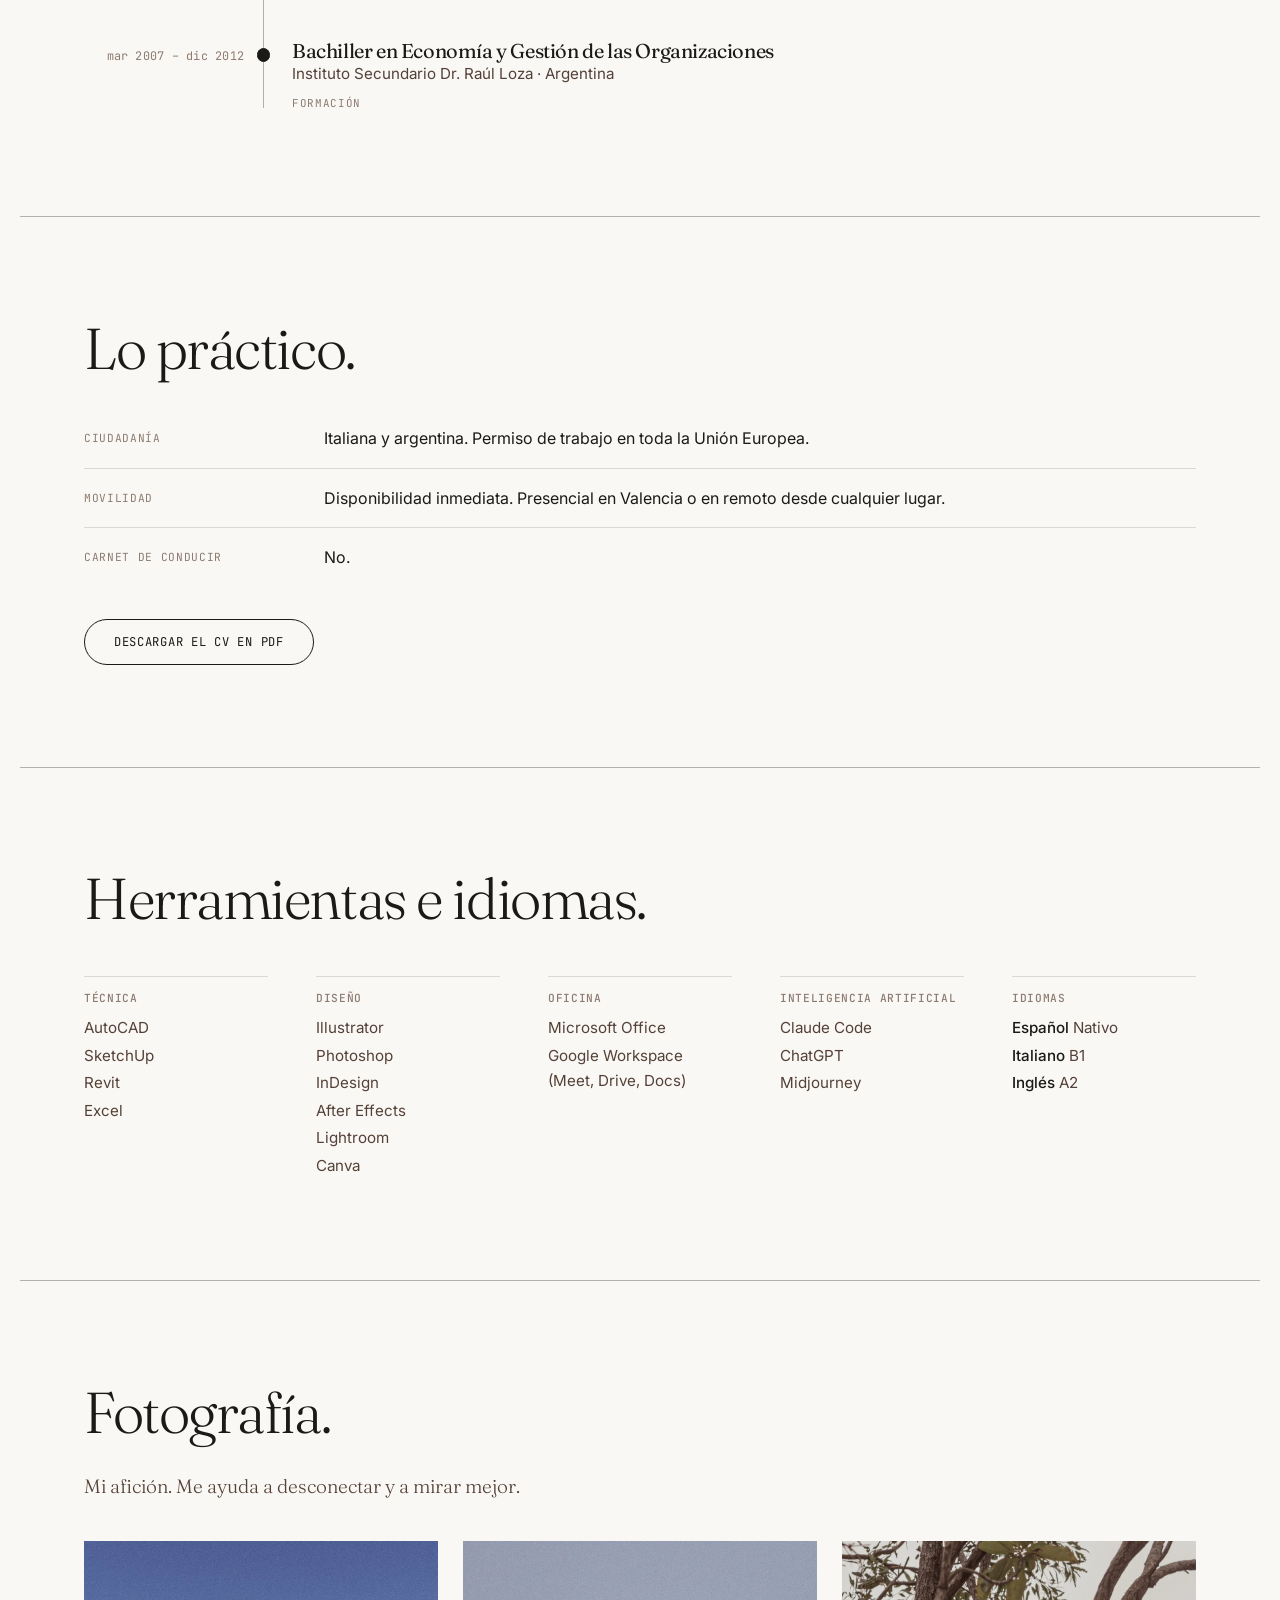
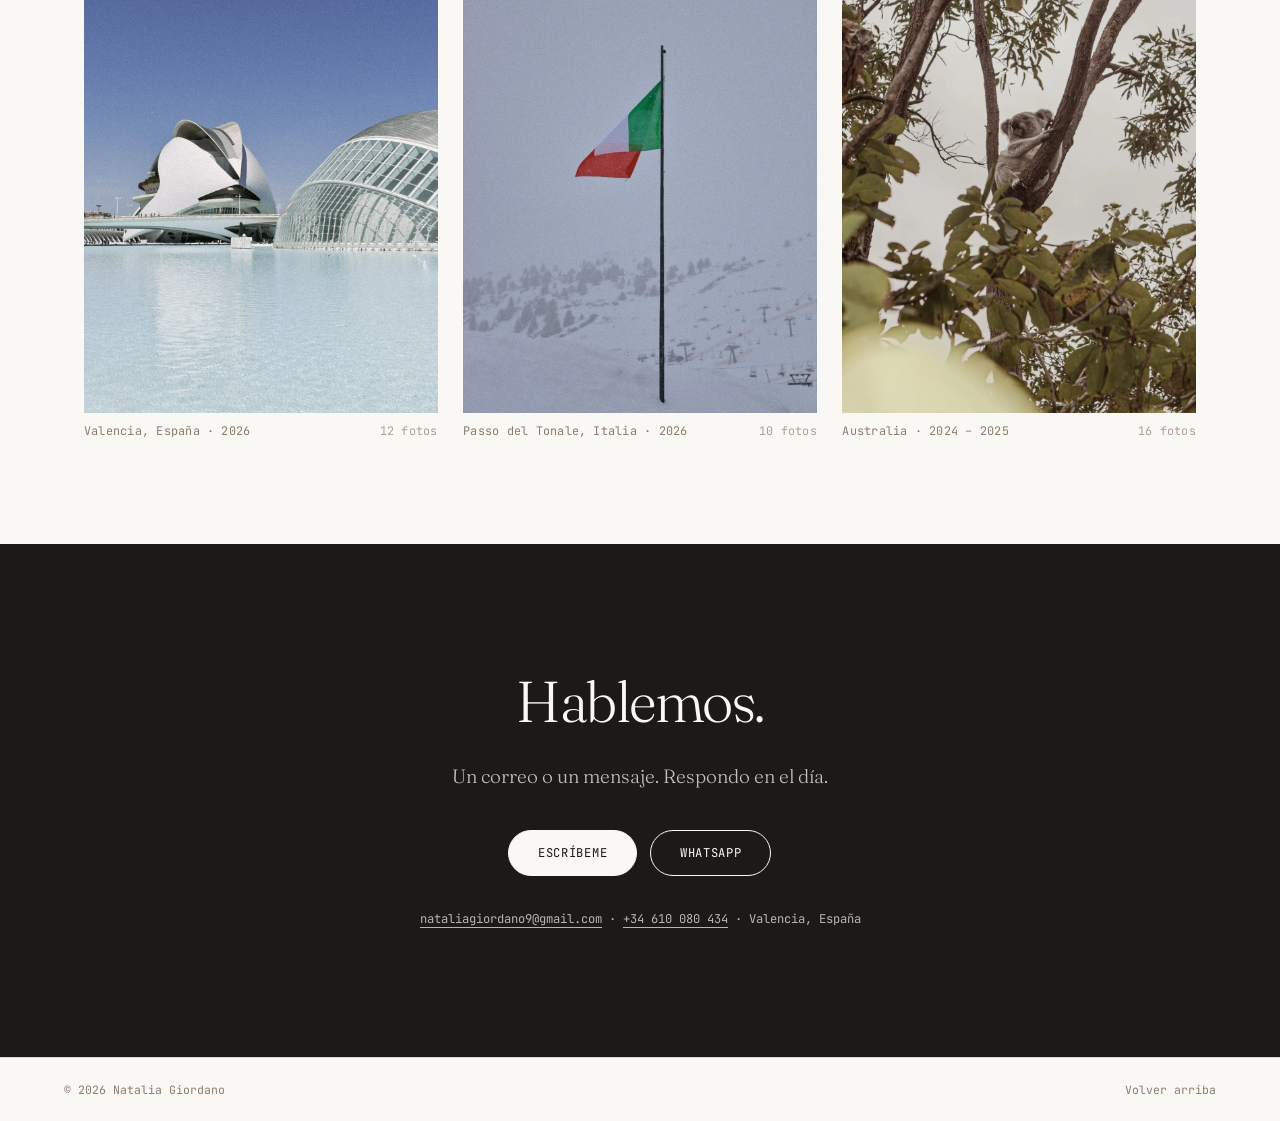
<file: tecnica.html>
<!DOCTYPE html>
<html lang="es" data-puerta="tecnica">
<head>
<meta charset="utf-8">
<meta name="viewport" content="width=device-width, initial-scale=1">
<title>Natalia Giordano — Técnica de proyectos</title>
<meta name="description" content="Ingeniera civil como asistente técnica o colaboradora en estudios y empresas: cómputos, presupuestos, dibujo y documentación de proyecto. Me integro rápido a un equipo y trabajo con orden.">
<meta property="og:title" content="Natalia Giordano — Técnica de proyectos">
<meta property="og:description" content="Ingeniera civil como asistente técnica o colaboradora en estudios y empresas: cómputos, presupuestos, dibujo y documentación de proyecto. Me integro rápido a un equipo y trabajo con orden.">
<meta property="og:type" content="profile">
<link rel="preconnect" href="https://fonts.googleapis.com">
<link rel="preconnect" href="https://fonts.gstatic.com" crossorigin>
<link rel="stylesheet" href="https://fonts.googleapis.com/css2?family=Fraunces:ital,opsz,wght@0,9..144,300;0,9..144,400;0,9..144,500;1,9..144,300&family=Inter:wght@400;500&family=JetBrains+Mono:wght@400;500&display=swap">
<link rel="stylesheet" href="styles.css?v=20261107">
<link rel="icon" href="assets/favicon.svg" type="image/svg+xml">
<link rel="alternate" hreflang="es" href="tecnica.html"><link rel="alternate" hreflang="en" href="en/tecnica.html"><link rel="alternate" hreflang="it" href="it/tecnica.html">
<script src="lib/tema.js?v=20261107"></script>
<script type="application/ld+json">
{"@context":"https://schema.org","@type":"Person","name":"Natalia Giordano","jobTitle":"Ingeniera civil · Técnica de proyectos · Diseñadora de marca","email":"mailto:nataliagiordano9@gmail.com","address":{"@type":"PostalAddress","addressLocality":"Valencia","addressCountry":"ES"}}
</script>
</head>
<body>
<a class="skip-link" href="#principal">Ir al contenido</a>
<header class="cab">
  <a class="cab-nombre" href="index.html">Natalia Giordano</a>
  <div class="cab-acciones">
    <div class="cab-idiomas" role="group" aria-label="Idioma"><a href="tecnica.html" hreflang="es" lang="es" aria-current="true">ES</a><a href="en/tecnica.html" hreflang="en" lang="en">EN</a><a href="it/tecnica.html" hreflang="it" lang="it">IT</a></div>
    <button class="cab-tema" type="button" data-tema aria-label="Cambiar entre modo claro y oscuro" title="Modo claro / oscuro"><span class="tema-icono" aria-hidden="true"></span></button>
    <button class="cab-menu" type="button" aria-expanded="false" aria-controls="nav-principal" data-menu>Menú</button>
  </div>
  <nav id="nav-principal" class="cab-nav" aria-label="Áreas">
    <ul>
      <li><a href="tecnica.html" data-sector="tecnica" class="is-activa">Técnica de proyectos</a></li><li><a href="marca.html" data-sector="marca">Diseño de marca</a></li><li><a href="hosteleria.html" data-sector="hosteleria">Hostelería y ventas</a></li>
      <li><a href="#contacto" class="cab-contacto">Escríbeme</a></li>
    </ul>
  </nav>
</header>
<main><section class="hero hero-tecnica" id="principal">
  <div class="hero-int">
    <p class="hero-rotulo">Técnica de proyectos</p>
    <h1 class="hero-titulo">Cálculo, presupuesto y dibujo.</h1>
    <p class="hero-linea">Ingeniera civil como asistente técnica o colaboradora en estudios y empresas: cómputos, presupuestos, dibujo y documentación de proyecto. Me integro rápido a un equipo y trabajo con orden.</p>
    <p class="hero-disp mono">Disponibilidad inmediata · presencial en Valencia o en remoto desde cualquier lugar</p>
  </div>
  <div class="hero-foto hero-foto-doble">
    <img src="assets/img/nati-carnet.webp" alt="Natalia Giordano" loading="eager">
    <img class="foto-alt" src="assets/img/nati-sidney.webp" alt="" aria-hidden="true" loading="eager"></div>
</section>
<section class="bloque bloque-pres" id="quien">
  <h2 class="bloque-titulo">Quién soy.</h2>
  <div class="pres"><p>Gracias por llegar hasta aquí.</p><p>Durante mucho tiempo pensé que tenía que elegir entre el cálculo y el dibujo. Estudié ingeniería, y mientras tanto aprendí diseño por mi cuenta, proyecto a proyecto, desde 2018. Con los años entendí que no eran dos caminos: la ingeniería me enseñó responsabilidad y constancia, a medir antes de opinar y a documentar bien; el diseño, a mirar cómo se siente un lugar y a escuchar lo que alguien necesita antes de dibujarlo. Hoy trabajo con las dos cosas a la vez.</p><p>Los últimos años fueron de viaje y de trabajo. Trabajé de manera independiente y en estudios con equipos grandes dentro de mi profesión; también fui ayudante de cocina, hice camas en hoteles, lavé platos en restaurantes y serví eventos grandes en Italia y pequeños en Australia. Eso me enseñó lo que vale llegar a tiempo, hacer bien lo que toca y cuidar a la persona que tienes delante. También a trabajar codo a codo con gente de todas partes, a no perder la calma cuando el ritmo aprieta y, de paso, a cocinar mucho mejor.</p><p>Me gusta preguntar mucho antes de empezar y explicar el porqué de cada decisión.</p><p>Viajo desde que terminé la carrera y la curiosidad no se me ha pasado: ya son casi veinte países, algunos apenas de paso. Por eso llevo a todas partes una cámara de segunda mano: para retratar lo que no quiero olvidar.</p><p>Si estás leyendo esto, seguramente buscas a alguien para tu estudio, tu restaurante, tu local o tu hotel. Me encantaría contarte más en persona. Escríbeme.</p></div>
</section>
<section class="bloque bloque-pilares">
  <h2 class="bloque-titulo">Qué hago.</h2>
  <div class="pilares"><div class="pilar">
      <h3 class="pilar-nombre">Cómputos y presupuestos</h3>
      <p>Mediciones, cuantificación y presupuesto de proyecto, con documentación clara y ordenada.</p>
    </div><div class="pilar">
      <h3 class="pilar-nombre">Dibujo técnico</h3>
      <p>Plantas, cortes, alzados y detalles en AutoCAD. Modelado 3D en SketchUp y Revit.</p>
    </div><div class="pilar">
      <h3 class="pilar-nombre">Documentación de proyecto</h3>
      <p>Organización de la información técnica, relevamientos, memorias y material gráfico para presentar.</p>
    </div></div>
</section>
<section class="bloque bloque-muestras" id="trabajo">
  <h2 class="bloque-titulo">Muestras de trabajo.</h2>
  <div class="muestras"><figure class="muestra muestra-fila" data-reveal><div class="muestra-img muestra-rota" data-rota tabindex="0" role="button" aria-label="Plantas, corte y axonometría · de la línea al collage: alterna sola; tocar para pasar a la siguiente"><img src="assets/img/tec-plantas-linea-h.webp" width="2200" height="1857" alt="Plantas, corte y axonometría · de la línea al collage, vista 1" loading="lazy" decoding="async" class=is-on><img src="assets/img/tec-plantas-color-h.webp" width="2200" height="1857" alt="Plantas, corte y axonometría · de la línea al collage, vista 2" loading="lazy" decoding="async"><img src="assets/img/tec-axonometria-h.webp" width="2200" height="1857" alt="Plantas, corte y axonometría · de la línea al collage, vista 3" loading="lazy" decoding="async"></div><figcaption>Plantas, corte y axonometría · de la línea al collage</figcaption></figure><div class="muestras-par" style="grid-template-columns:1.0747fr 1.6756fr"><figure class="muestra muestra-par" data-reveal><div class="muestra-img ajuste-contener"><img src="assets/img/tec-vestidor.webp" width="964" height="897" alt="Vestidor · alzado interior" loading="lazy" decoding="async"></div><figcaption>Vestidor · alzado interior</figcaption></figure><figure class="muestra muestra-par" data-reveal><div class="muestra-img ajuste-contener"><img src="assets/img/tec-interior.webp" width="1503" height="897" alt="Interior · línea" loading="lazy" decoding="async"></div><figcaption>Interior · línea</figcaption></figure></div></div>
</section>
<section class="bloque bloque-tl" id="trayectoria">
  <h2 class="bloque-titulo">Toda la trayectoria.</h2>
  <p class="bloque-linea">Desde 2007 hasta la actualidad.</p>
  <ol class="tl"><li class="tl-item sector-hosteleria" data-reveal>
      <span class="tl-fecha">abr 2026 – may 2026</span>
      <span class="tl-punto" aria-hidden="true"></span>
      <div class="tl-cuerpo">
        <h3 class="tl-puesto">Dependienta y asesora de ventas</h3>
        <p class="tl-empresa">Zara Home · Valencia, España</p>
        <p class="tl-tareas">Atención al cliente, reposición, gestión de stock con PDA, visual merchandising.</p>
        <span class="tl-sector">Hostelería</span>
      </div>
    </li><li class="tl-item sector-viaje" data-reveal>
      <span class="tl-fecha">oct 2025 – ene 2026</span>
      <span class="tl-punto" aria-hidden="true"></span>
      <div class="tl-cuerpo">
        <h3 class="tl-puesto">Estancia en Argentina</h3>
        <p class="tl-empresa">Familia y viaje · Córdoba, Argentina</p>
        <p class="tl-tareas">Entre la temporada de Australia y la de Italia.</p>
        <span class="tl-sector">Viaje</span>
      </div>
    </li><li class="tl-item sector-hosteleria" data-reveal>
      <span class="tl-fecha">ene 2026 – mar 2026</span>
      <span class="tl-punto" aria-hidden="true"></span>
      <div class="tl-cuerpo">
        <h3 class="tl-puesto">Polivalente de hotel · housekeeping</h3>
        <p class="tl-empresa">La Torretta Wellness · Passo del Tonale, Italia</p>
        <p class="tl-tareas">Temporada de invierno: habitaciones y zonas comunes, spa y gimnasio, sala de esquís y lavandería.</p>
        <span class="tl-sector">Hostelería</span>
      </div>
    </li><li class="tl-item sector-hosteleria" data-reveal>
      <span class="tl-fecha">jun 2025 – jul 2025</span>
      <span class="tl-punto" aria-hidden="true"></span>
      <div class="tl-cuerpo">
        <h3 class="tl-puesto">Voluntaria</h3>
        <p class="tl-empresa">Proyecto MINCA y casa de familia · Magnetic Island, Australia</p>
        <p class="tl-tareas">Conservación de flora nativa, mantenimiento ambiental y apoyo doméstico.</p>
        <span class="tl-sector">Hostelería</span>
      </div>
    </li><li class="tl-item sector-hosteleria" data-reveal>
      <span class="tl-fecha">jun 2025 – jun 2025</span>
      <span class="tl-punto" aria-hidden="true"></span>
      <div class="tl-cuerpo">
        <h3 class="tl-puesto">Polivalente</h3>
        <p class="tl-empresa">Cape Trib Farm · Cape Tribulation, Australia</p>
        <p class="tl-tareas">Limpieza, mantenimiento general y apoyo en visitas guiadas de fruta tropical.</p>
        <span class="tl-sector">Hostelería</span>
      </div>
    </li><li class="tl-item sector-hosteleria" data-reveal>
      <span class="tl-fecha">abr 2025 – jun 2025</span>
      <span class="tl-punto" aria-hidden="true"></span>
      <div class="tl-cuerpo">
        <h3 class="tl-puesto">Polivalente de hotel</h3>
        <p class="tl-empresa">Ravenshoe Hotel · Ravenshoe, Australia</p>
        <p class="tl-tareas">Limpieza, ayuda en cocina y tareas generales del hotel. Voluntariado en casa de familia en paralelo.</p>
        <span class="tl-sector">Hostelería</span>
      </div>
    </li><li class="tl-item sector-hosteleria" data-reveal>
      <span class="tl-fecha">mar 2025 – abr 2025</span>
      <span class="tl-punto" aria-hidden="true"></span>
      <div class="tl-cuerpo">
        <h3 class="tl-puesto">Auxiliar de catering</h3>
        <p class="tl-empresa">Spanish Catering · Byron Bay, Australia</p>
        <p class="tl-tareas">Montaje de eventos, servicio y atención al público.</p>
        <span class="tl-sector">Hostelería</span>
      </div>
    </li><li class="tl-item sector-hosteleria" data-reveal>
      <span class="tl-fecha">oct 2024 – feb 2025</span>
      <span class="tl-punto" aria-hidden="true"></span>
      <div class="tl-cuerpo">
        <h3 class="tl-puesto">Auxiliar de limpieza</h3>
        <p class="tl-empresa">No Sweat Cleaning · Sídney, Australia</p>
        <p class="tl-tareas">Limpieza residencial y comercial, trabajo autónomo con estándares de calidad.</p>
        <span class="tl-sector">Hostelería</span>
      </div>
    </li><li class="tl-item sector-hosteleria" data-reveal>
      <span class="tl-fecha">ago 2024 – oct 2024</span>
      <span class="tl-punto" aria-hidden="true"></span>
      <div class="tl-cuerpo">
        <h3 class="tl-puesto">Lavaplatos y apoyo de sala</h3>
        <p class="tl-empresa">Sabbinirica Bistrot · Sicilia, Italia</p>
        <p class="tl-tareas">Apoyo general de restaurante.</p>
        <span class="tl-sector">Hostelería</span>
      </div>
    </li><li class="tl-item sector-hosteleria" data-reveal>
      <span class="tl-fecha">jul 2024 – sep 2024</span>
      <span class="tl-punto" aria-hidden="true"></span>
      <div class="tl-cuerpo">
        <h3 class="tl-puesto">Camarera de pisos</h3>
        <p class="tl-empresa">La Dependance Hotel · Sicilia, Italia</p>
        <p class="tl-tareas">Limpieza y preparación de habitaciones y áreas comunes en hotel boutique.</p>
        <span class="tl-sector">Hostelería</span>
      </div>
    </li><li class="tl-item sector-hosteleria" data-reveal>
      <span class="tl-fecha">abr 2024 – ago 2024</span>
      <span class="tl-punto" aria-hidden="true"></span>
      <div class="tl-cuerpo">
        <h3 class="tl-puesto">Lavaplatos y auxiliar de cocina</h3>
        <p class="tl-empresa">Fontana D&#x27;Ercole · Sicilia, Italia</p>
        <p class="tl-tareas">Cocina en ritmo alto, coordinación con el equipo.</p>
        <span class="tl-sector">Hostelería</span>
      </div>
    </li><li class="tl-item sector-tecnica is-propio" data-reveal>
      <span class="tl-fecha">nov 2023 – may 2024</span>
      <span class="tl-punto" aria-hidden="true"></span>
      <div class="tl-cuerpo">
        <h3 class="tl-puesto">Técnica de proyectos arquitectónicos</h3>
        <p class="tl-empresa">INGEC Studio · Italia · remoto</p>
        <p class="tl-tareas">Cómputos, presupuestos y documentación de proyecto. Relevamientos, modelado 3D y material gráfico. Apoyo a la dirección del estudio.</p>
        <span class="tl-sector">Técnica</span>
      </div>
    </li><li class="tl-item sector-tecnica is-propio" data-reveal>
      <span class="tl-fecha">ene 2021 – ene 2022</span>
      <span class="tl-punto" aria-hidden="true"></span>
      <div class="tl-cuerpo">
        <h3 class="tl-puesto">Diseñadora de proyectos arquitectónicos</h3>
        <p class="tl-empresa">Área Arquitectura + Diseño · Córdoba, Argentina</p>
        <p class="tl-tareas">Propuestas espaciales y tipológicas, apoyo técnico para la viabilidad, documentación y material gráfico.</p>
        <span class="tl-sector">Técnica</span>
      </div>
    </li><li class="tl-item sector-marca" data-reveal>
      <span class="tl-fecha">ene 2020 – feb 2022</span>
      <span class="tl-punto" aria-hidden="true"></span>
      <div class="tl-cuerpo">
        <h3 class="tl-puesto">Diseñadora gráfica</h3>
        <p class="tl-empresa">Itseil · Colombia · remoto</p>
        <p class="tl-tareas">Contenido para campañas digitales y redes, adaptación de identidades para distintas marcas.</p>
        <span class="tl-sector">Marca</span>
      </div>
    </li><li class="tl-item sector-marca" data-reveal>
      <span class="tl-fecha">jun 2018 – hoy</span>
      <span class="tl-punto" aria-hidden="true"></span>
      <div class="tl-cuerpo">
        <h3 class="tl-puesto">Diseñadora de marca independiente</h3>
        <p class="tl-empresa">Clientes propios · Remoto</p>
        <p class="tl-tareas">Identidades visuales, logotipos, manuales de marca, editorial, envases y etiquetas. Gestión completa del proyecto con el cliente.</p>
        <span class="tl-sector">Marca</span>
      </div>
    </li><li class="tl-item sector-formacion" data-reveal>
      <span class="tl-fecha">mar 2013 – sep 2023</span>
      <span class="tl-punto" aria-hidden="true"></span>
      <div class="tl-cuerpo">
        <h3 class="tl-puesto">Ingeniería Civil</h3>
        <p class="tl-empresa">UTN · Facultad Regional Córdoba · Córdoba, Argentina</p>
        <p class="tl-tareas">Título de Ingeniera Civil.</p>
        <span class="tl-sector">Formación</span>
      </div>
    </li><li class="tl-item sector-formacion" data-reveal>
      <span class="tl-fecha">mar 2007 – dic 2012</span>
      <span class="tl-punto" aria-hidden="true"></span>
      <div class="tl-cuerpo">
        <h3 class="tl-puesto">Bachiller en Economía y Gestión de las Organizaciones</h3>
        <p class="tl-empresa">Instituto Secundario Dr. Raúl Loza · Argentina</p>
        
        <span class="tl-sector">Formación</span>
      </div>
    </li></ol>
</section>
<section class="bloque bloque-ficha" id="ficha">
  <h2 class="bloque-titulo">Lo práctico.</h2>
  <dl class="ficha"><div class="ficha-fila"><dt>Ciudadanía</dt><dd>Italiana y argentina. Permiso de trabajo en toda la Unión Europea.</dd></div><div class="ficha-fila"><dt>Movilidad</dt><dd>Disponibilidad inmediata. Presencial en Valencia o en remoto desde cualquier lugar.</dd></div><div class="ficha-fila"><dt>Carnet de conducir</dt><dd>No.</dd></div></dl>
  <p class="ficha-cv"><a class="btn btn-borde" href="assets/cv/CV-Natalia-Giordano-es.pdf" download>Descargar el CV en PDF</a></p>
</section>
<section class="bloque bloque-herr" id="herramientas">
  <h2 class="bloque-titulo">Herramientas e idiomas.</h2>
  <div class="herr"><div class="herr-grupo">
      <h3 class="herr-nombre">Técnica</h3>
      <ul><li>AutoCAD</li><li>SketchUp</li><li>Revit</li><li>Excel</li></ul>
    </div><div class="herr-grupo">
      <h3 class="herr-nombre">Diseño</h3>
      <ul><li>Illustrator</li><li>Photoshop</li><li>InDesign</li><li>After Effects</li><li>Lightroom</li><li>Canva</li></ul>
    </div><div class="herr-grupo">
      <h3 class="herr-nombre">Oficina</h3>
      <ul><li>Microsoft Office</li><li>Google Workspace (Meet, Drive, Docs)</li></ul>
    </div><div class="herr-grupo">
      <h3 class="herr-nombre">Inteligencia artificial</h3>
      <ul><li>Claude Code</li><li>ChatGPT</li><li>Midjourney</li></ul>
    </div>
    <div class="herr-grupo">
      <h3 class="herr-nombre">Idiomas</h3>
      <ul class="idiomas"><li><strong>Español</strong> Nativo</li><li><strong>Italiano</strong> B1</li><li><strong>Inglés</strong> A2</li></ul>
    </div>
  </div>
</section>
<section class="bloque bloque-foto" id="fotografia">
  <h2 class="bloque-titulo">Fotografía.</h2>
  <p class="bloque-linea">Mi afición. Me ayuda a desconectar y a mirar mejor.</p>
  <div class="series"><figure class="serie" data-serie data-reveal style="--desfase:0ms">
      <div class="serie-marco"><img src="assets/img/foto-valencia-1.webp" alt="Valencia, España · 2026" loading="lazy" decoding="async" class=is-on><img src="assets/img/foto-valencia-2.webp" alt="Valencia, España · 2026" loading="lazy" decoding="async"><img src="assets/img/foto-valencia-3.webp" alt="Valencia, España · 2026" loading="lazy" decoding="async"><img src="assets/img/foto-valencia-4.webp" alt="Valencia, España · 2026" loading="lazy" decoding="async"><img src="assets/img/foto-valencia-5.webp" alt="Valencia, España · 2026" loading="lazy" decoding="async"><img src="assets/img/foto-valencia-6.webp" alt="Valencia, España · 2026" loading="lazy" decoding="async"><img src="assets/img/foto-valencia-7.webp" alt="Valencia, España · 2026" loading="lazy" decoding="async"><img src="assets/img/foto-valencia-12.webp" alt="Valencia, España · 2026" loading="lazy" decoding="async"><img src="assets/img/foto-valencia-8.webp" alt="Valencia, España · 2026" loading="lazy" decoding="async"><img src="assets/img/foto-valencia-9.webp" alt="Valencia, España · 2026" loading="lazy" decoding="async"><img src="assets/img/foto-valencia-10.webp" alt="Valencia, España · 2026" loading="lazy" decoding="async"><img src="assets/img/foto-valencia-11.webp" alt="Valencia, España · 2026" loading="lazy" decoding="async"></div>
      <figcaption class="mono">Valencia, España · 2026 <span class="serie-n">12 fotos</span></figcaption>
    </figure><figure class="serie" data-serie data-reveal style="--desfase:2200ms">
      <div class="serie-marco"><img src="assets/img/foto-tonale-bandera.webp" alt="Passo del Tonale, Italia · 2026" loading="lazy" decoding="async" class=is-on><img src="assets/img/foto-tonale-esquis.webp" alt="Passo del Tonale, Italia · 2026" loading="lazy" decoding="async"><img src="assets/img/foto-tonale-2.webp" alt="Passo del Tonale, Italia · 2026" loading="lazy" decoding="async"><img src="assets/img/foto-tonale-retrato.webp" alt="Passo del Tonale, Italia · 2026" loading="lazy" decoding="async"><img src="assets/img/foto-tonale-3.webp" alt="Passo del Tonale, Italia · 2026" loading="lazy" decoding="async"><img src="assets/img/foto-tonale-valle.webp" alt="Passo del Tonale, Italia · 2026" loading="lazy" decoding="async"><img src="assets/img/foto-tonale-6.webp" alt="Passo del Tonale, Italia · 2026" loading="lazy" decoding="async"><img src="assets/img/foto-tonale-1.webp" alt="Passo del Tonale, Italia · 2026" loading="lazy" decoding="async"><img src="assets/img/foto-tonale-pico.webp" alt="Passo del Tonale, Italia · 2026" loading="lazy" decoding="async"><img src="assets/img/foto-tonale-4.webp" alt="Passo del Tonale, Italia · 2026" loading="lazy" decoding="async"></div>
      <figcaption class="mono">Passo del Tonale, Italia · 2026 <span class="serie-n">10 fotos</span></figcaption>
    </figure><figure class="serie" data-serie data-reveal style="--desfase:4400ms">
      <div class="serie-marco"><img src="assets/img/foto-australia-1.webp" alt="Australia · 2024 – 2025" loading="lazy" decoding="async" class=is-on><img src="assets/img/foto-au-ballena.webp" alt="Australia · 2024 – 2025" loading="lazy" decoding="async"><img src="assets/img/foto-au-medusa.webp" alt="Australia · 2024 – 2025" loading="lazy" decoding="async"><img src="assets/img/foto-australia-2.webp" alt="Australia · 2024 – 2025" loading="lazy" decoding="async"><img src="assets/img/foto-au-opera-1.webp" alt="Australia · 2024 – 2025" loading="lazy" decoding="async"><img src="assets/img/foto-au-delfines.webp" alt="Australia · 2024 – 2025" loading="lazy" decoding="async"><img src="assets/img/foto-au-surf-2.webp" alt="Australia · 2024 – 2025" loading="lazy" decoding="async"><img src="assets/img/foto-au-ola.webp" alt="Australia · 2024 – 2025" loading="lazy" decoding="async"><img src="assets/img/foto-australia-4.webp" alt="Australia · 2024 – 2025" loading="lazy" decoding="async"><img src="assets/img/foto-au-opera-2.webp" alt="Australia · 2024 – 2025" loading="lazy" decoding="async"><img src="assets/img/foto-au-playa-3.webp" alt="Australia · 2024 – 2025" loading="lazy" decoding="async"><img src="assets/img/foto-australia-5.webp" alt="Australia · 2024 – 2025" loading="lazy" decoding="async"><img src="assets/img/foto-au-playa-4.webp" alt="Australia · 2024 – 2025" loading="lazy" decoding="async"><img src="assets/img/foto-australia-6.webp" alt="Australia · 2024 – 2025" loading="lazy" decoding="async"><img src="assets/img/foto-au-camping.webp" alt="Australia · 2024 – 2025" loading="lazy" decoding="async"><img src="assets/img/foto-au-playa-2.webp" alt="Australia · 2024 – 2025" loading="lazy" decoding="async"></div>
      <figcaption class="mono">Australia · 2024 – 2025 <span class="serie-n">16 fotos</span></figcaption>
    </figure></div>
</section>
<section class="bloque bloque-contacto inv" id="contacto">
  <h2 class="bloque-titulo">Hablemos.</h2>
  <p class="bloque-linea">Un correo o un mensaje. Respondo en el día.</p>
  <div class="contacto-botones">
    <a class="btn btn-blanco" href="mailto:nataliagiordano9@gmail.com?subject=Técnica%20de%20proyectos" data-iman data-correo="nataliagiordano9@gmail.com" data-asunto="Técnica de proyectos" data-l-titulo="Escribir a" data-l-copiar="Copiar" data-l-copiado="Correo copiado" data-l-gmail="Abrir en Gmail" data-l-outlook="Abrir en Outlook" data-l-app="Programa de correo" data-l-cerrar="Cerrar">Escríbeme</a>
    <a class="btn btn-borde" href="https://wa.me/34610080434?text=Hola%20Natalia%2C%20vi%20tu%20portafolio%20y%20me%20gustar%C3%ADa%20hablar%20contigo." target="_blank" rel="noopener" data-iman>WhatsApp</a>
  </div>
  <p class="contacto-datos"><a href="mailto:nataliagiordano9@gmail.com?subject=Técnica%20de%20proyectos" data-correo="nataliagiordano9@gmail.com" data-asunto="Técnica de proyectos" data-l-titulo="Escribir a" data-l-copiar="Copiar" data-l-copiado="Correo copiado" data-l-gmail="Abrir en Gmail" data-l-outlook="Abrir en Outlook" data-l-app="Programa de correo" data-l-cerrar="Cerrar">nataliagiordano9@gmail.com</a> · <a href="https://wa.me/34610080434?text=Hola%20Natalia%2C%20vi%20tu%20portafolio%20y%20me%20gustar%C3%ADa%20hablar%20contigo." target="_blank" rel="noopener">+34 610 080 434</a> · Valencia, España</p>
</section>
</main><footer class="pie">
  <span>© 2026 Natalia Giordano</span>
  <a href="#principal">Volver arriba</a>
</footer>
<script defer src="lib/manifest.js?v=20261107"></script>
<script defer src="main.js?v=20261107"></script>
</body>
</html>
</file>
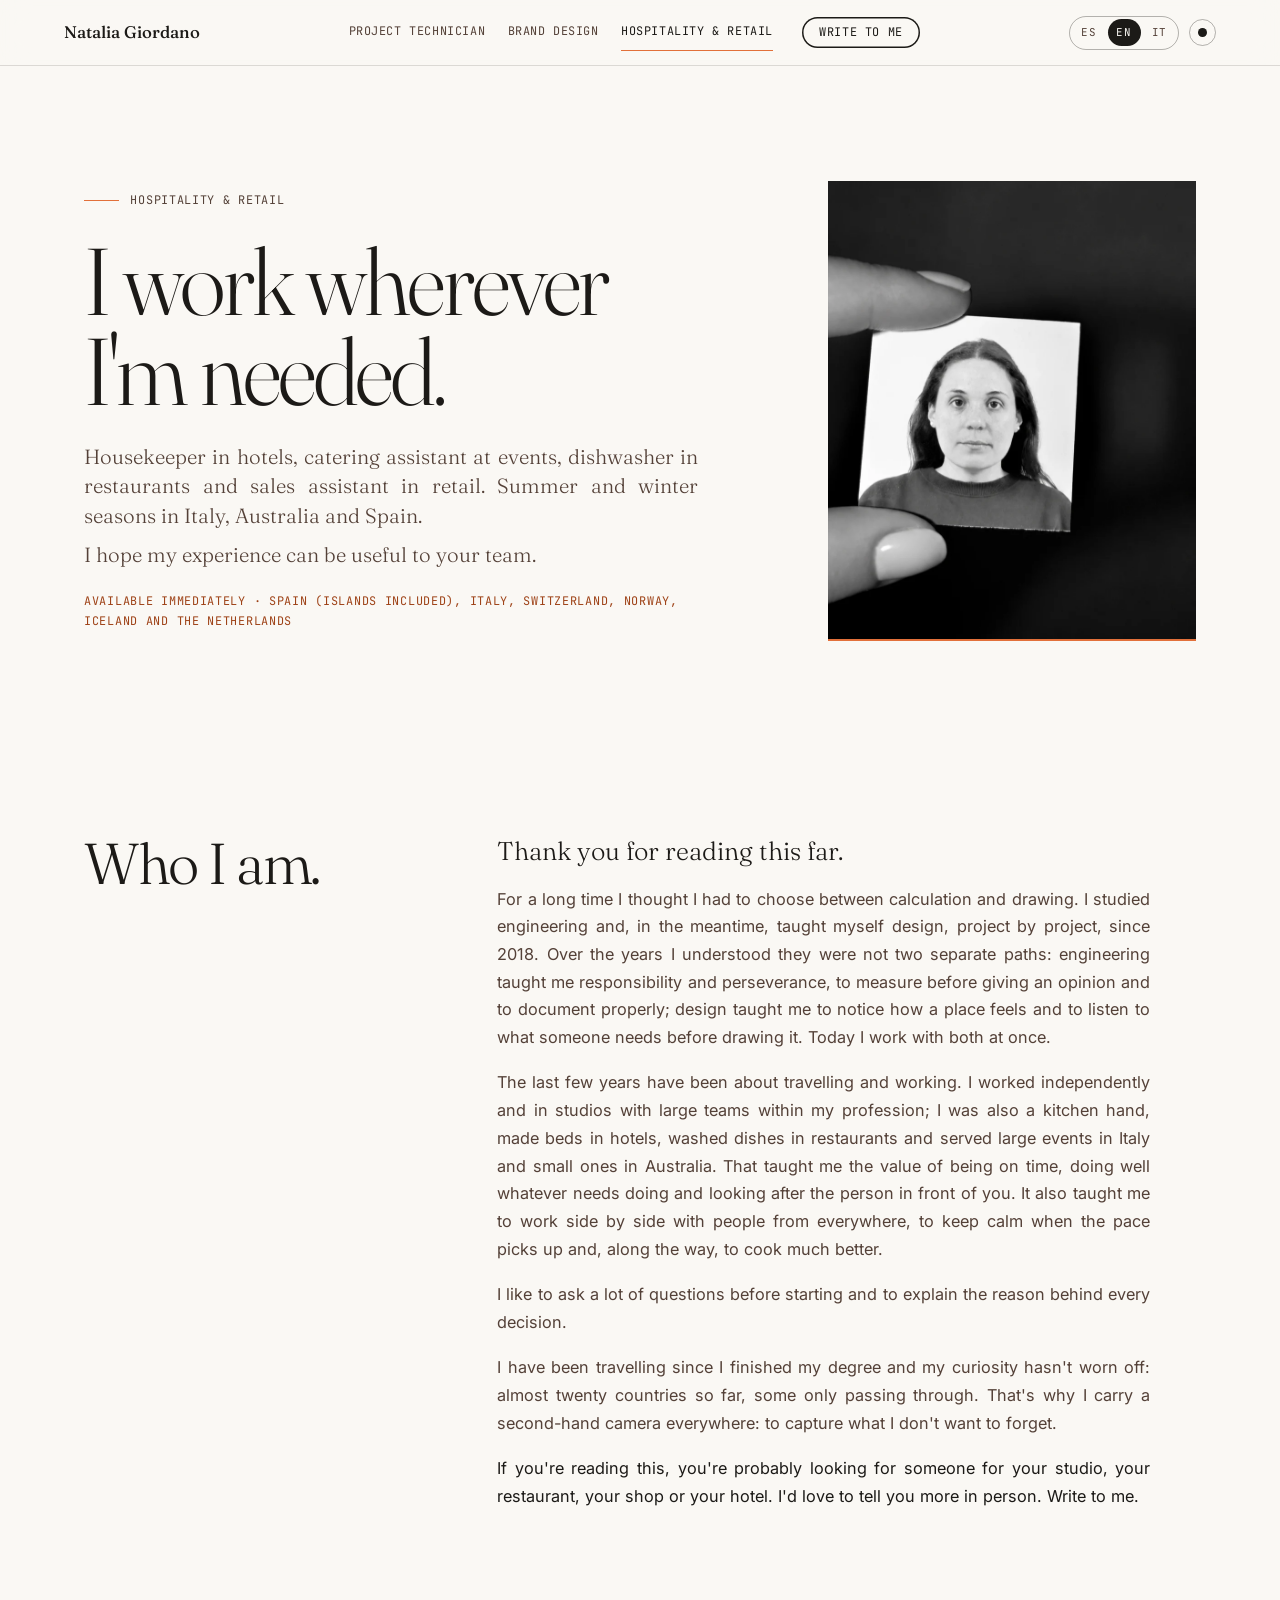
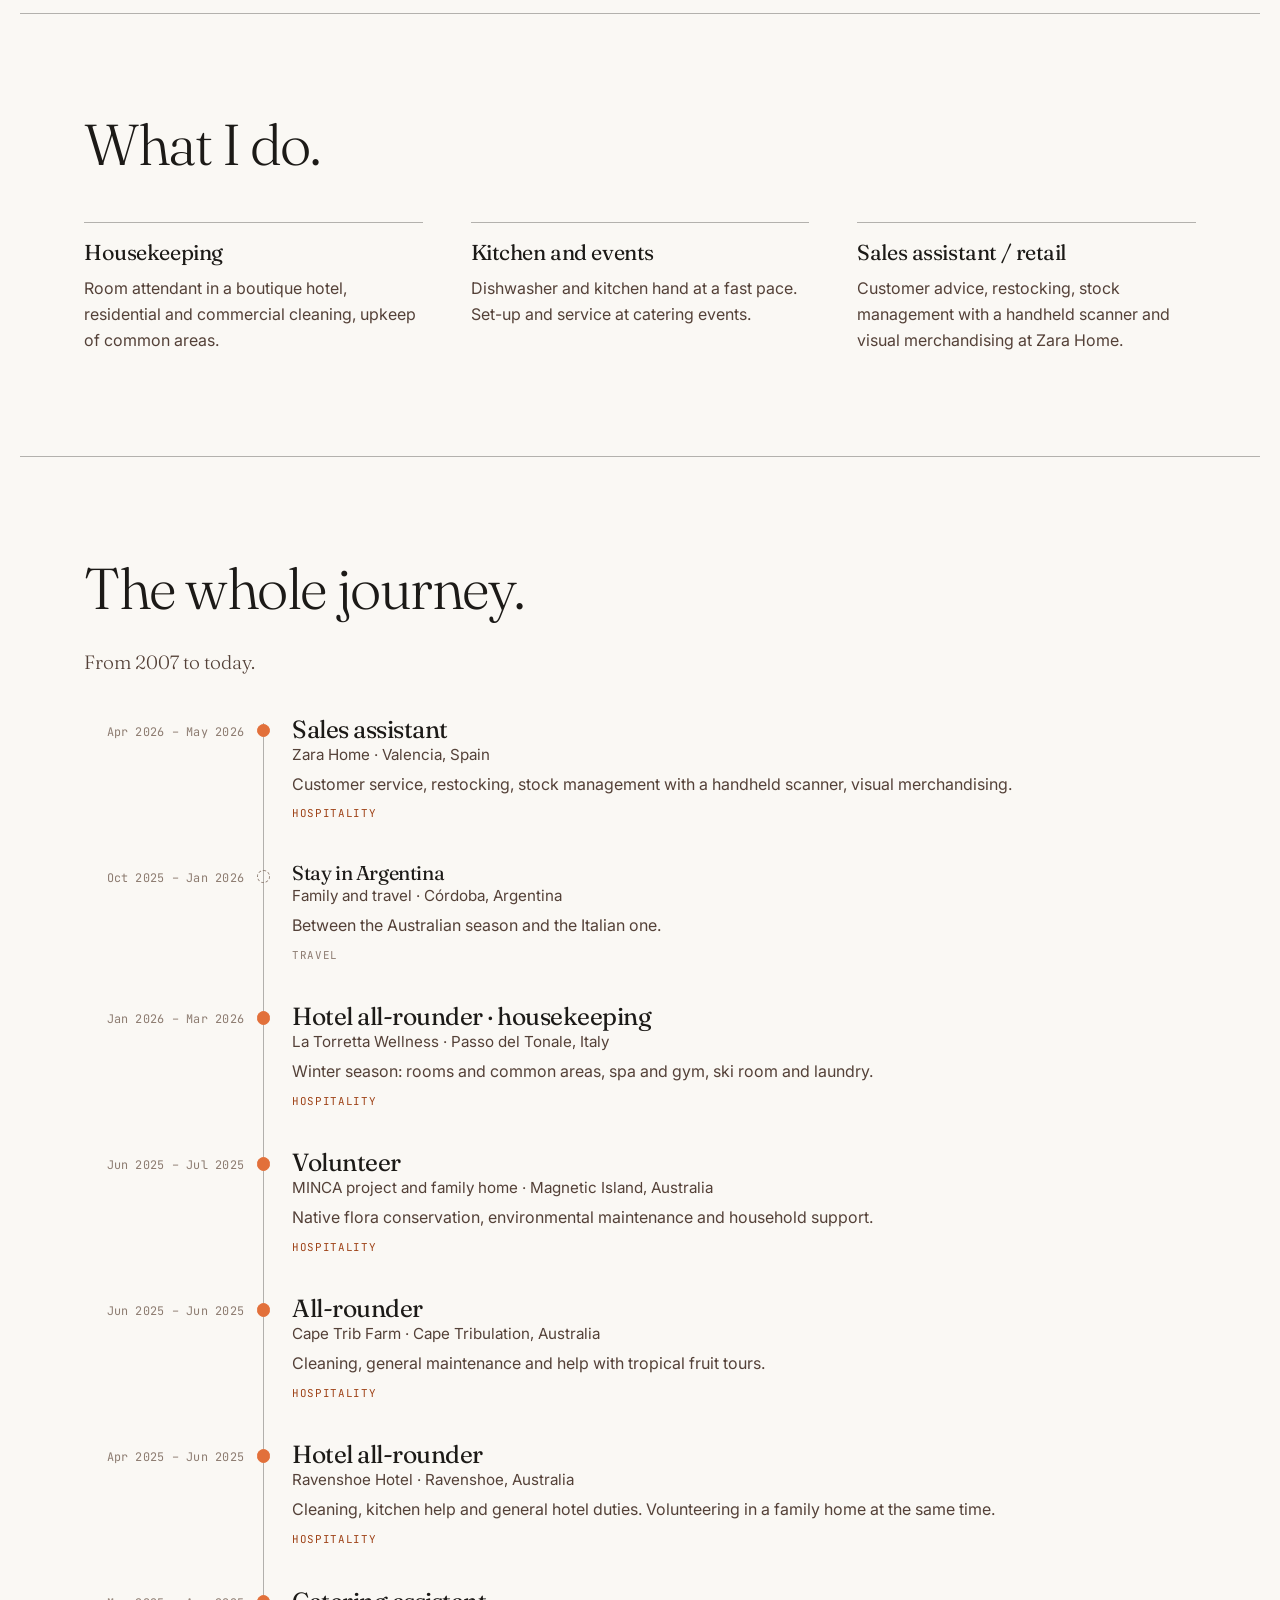
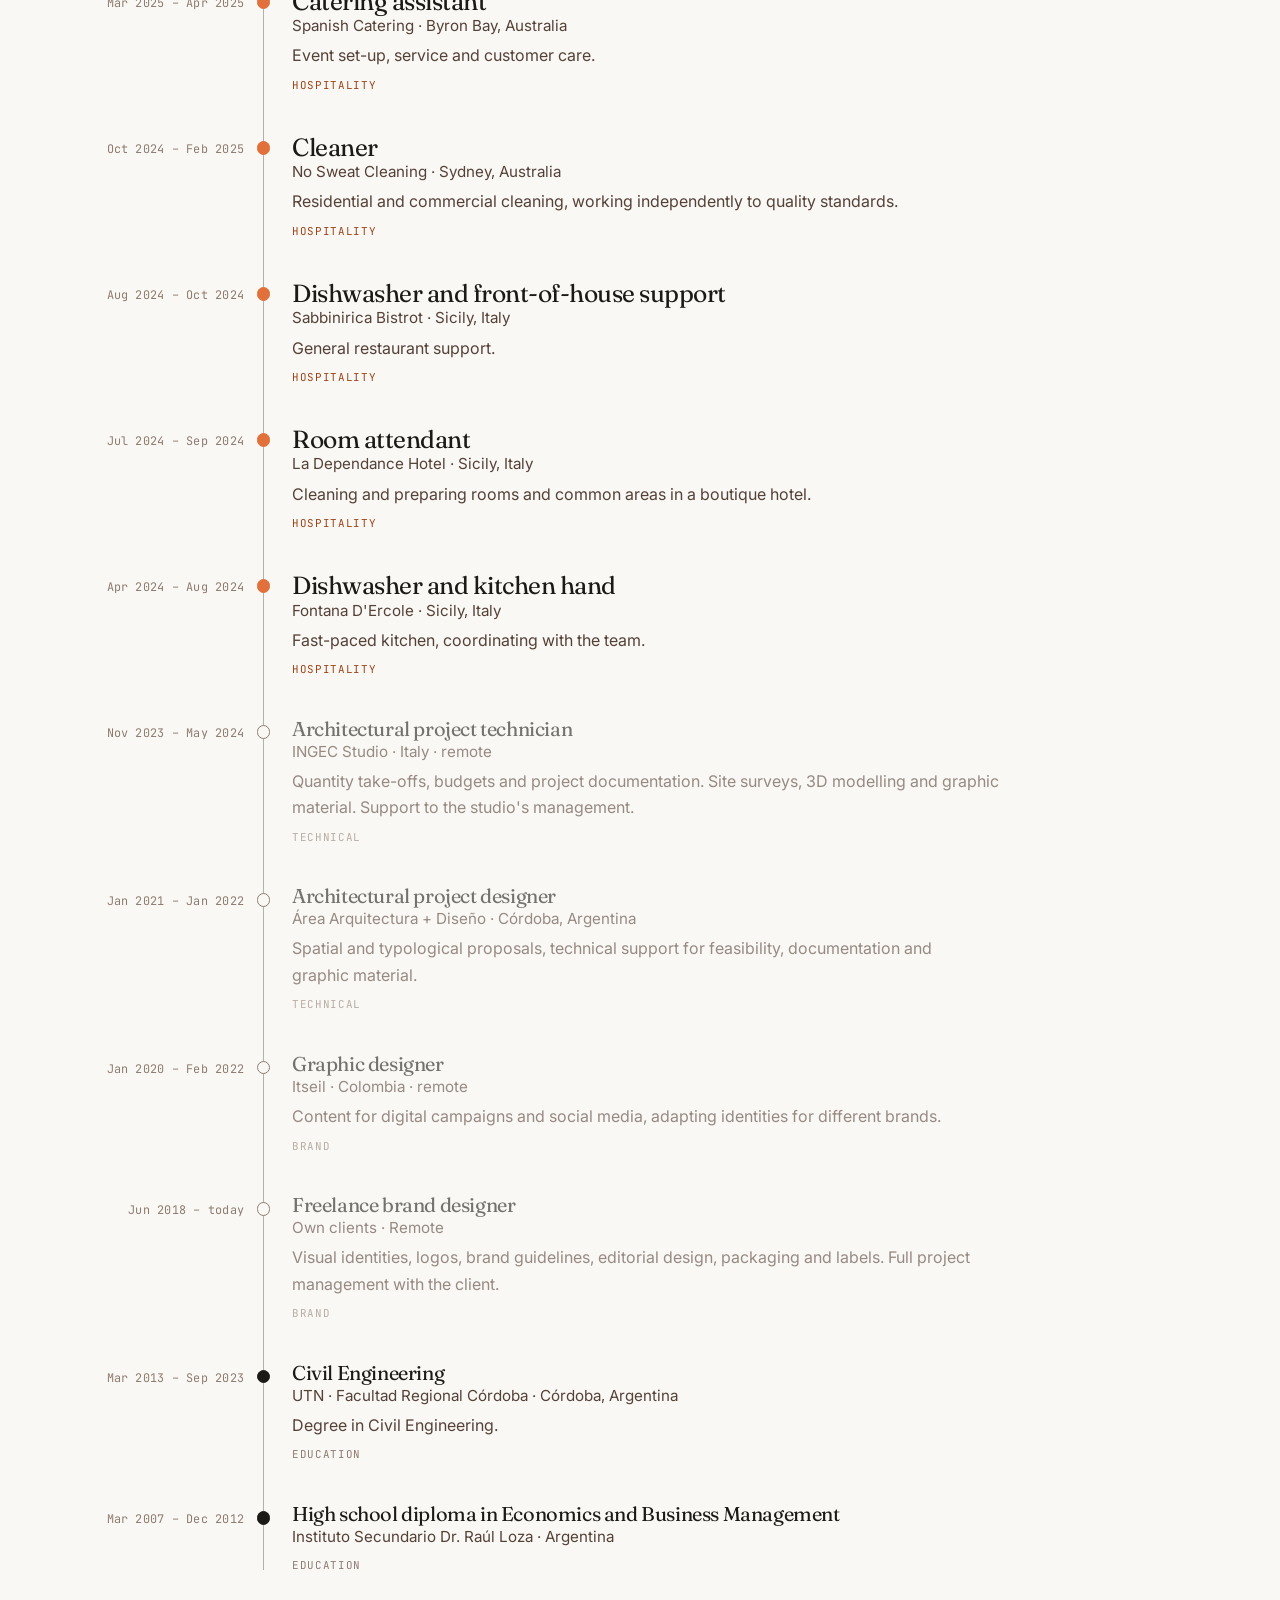
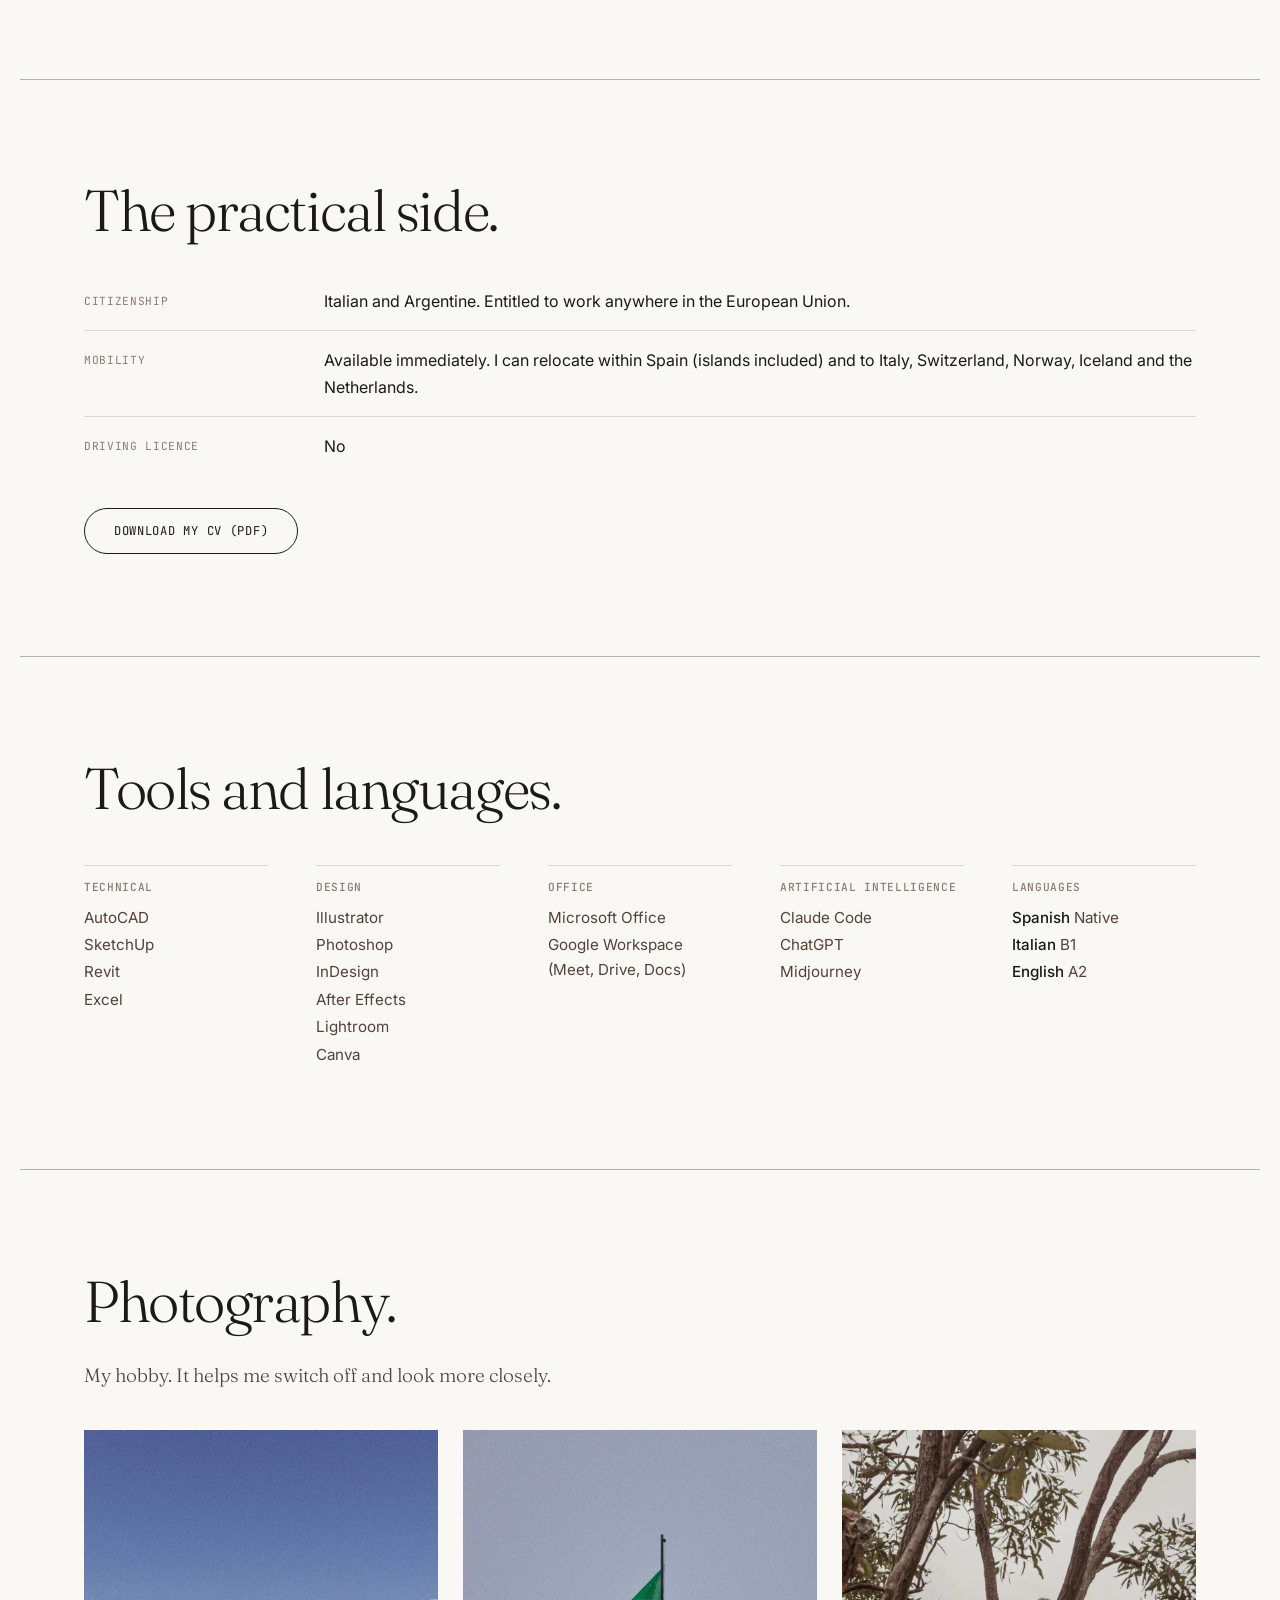
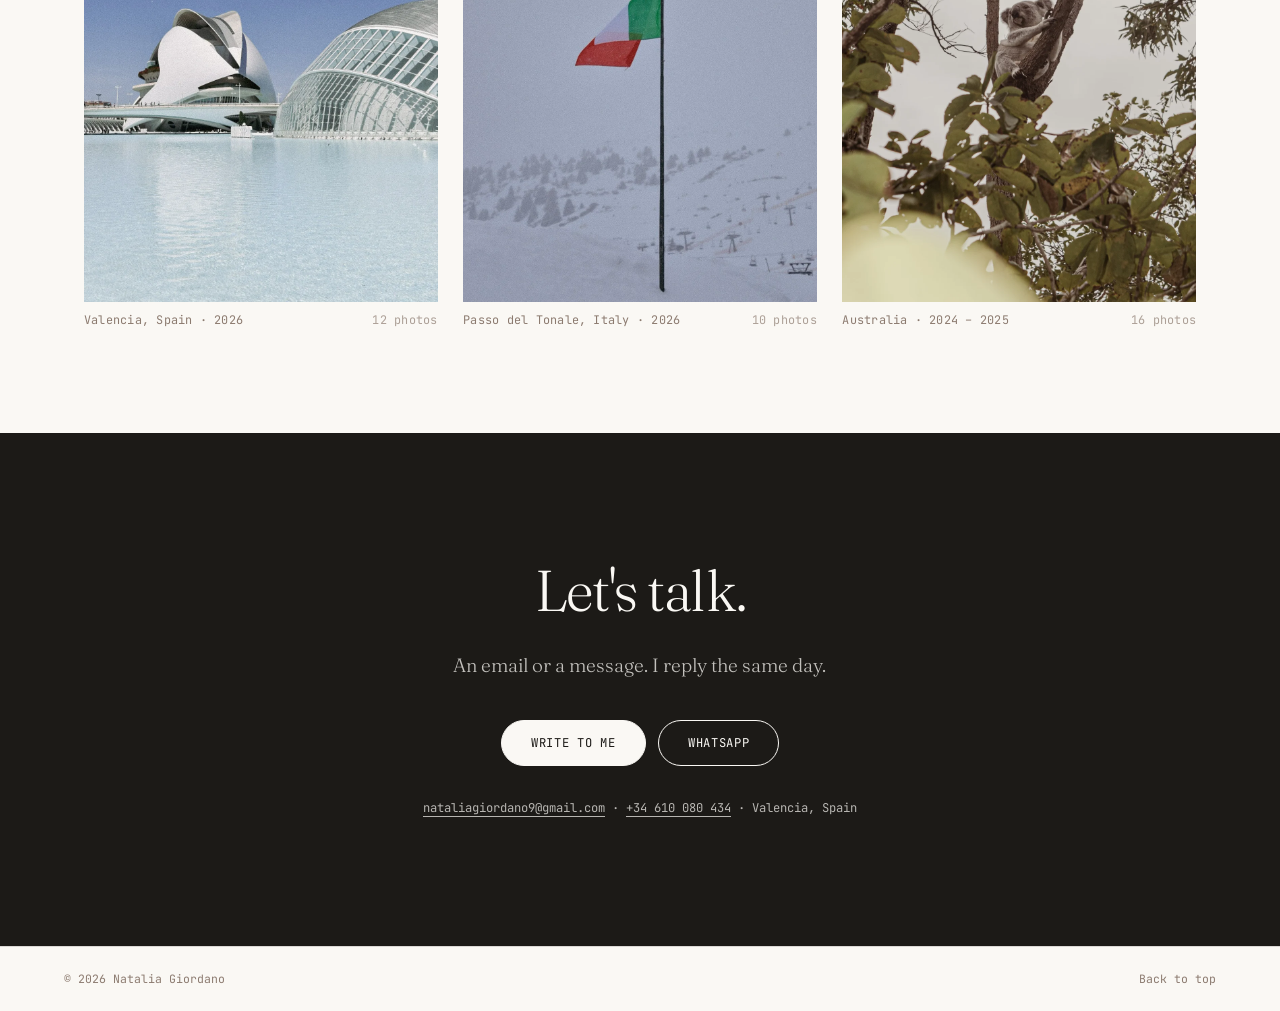
<file: en/hosteleria.html>
<!DOCTYPE html>
<html lang="en" data-puerta="hosteleria">
<head>
<meta charset="utf-8">
<meta name="viewport" content="width=device-width, initial-scale=1">
<title>Natalia Giordano — Hospitality &amp; retail</title>
<meta name="description" content="Housekeeper in hotels, catering assistant at events, dishwasher in restaurants and sales assistant in retail. Summer and winter seasons in Italy, Australia and Spain. I hope my experience can be useful to your team.">
<meta property="og:title" content="Natalia Giordano — Hospitality &amp; retail">
<meta property="og:description" content="Housekeeper in hotels, catering assistant at events, dishwasher in restaurants and sales assistant in retail. Summer and winter seasons in Italy, Australia and Spain. I hope my experience can be useful to your team.">
<meta property="og:type" content="profile">
<link rel="preconnect" href="https://fonts.googleapis.com">
<link rel="preconnect" href="https://fonts.gstatic.com" crossorigin>
<link rel="stylesheet" href="https://fonts.googleapis.com/css2?family=Fraunces:ital,opsz,wght@0,9..144,300;0,9..144,400;0,9..144,500;1,9..144,300&family=Inter:wght@400;500&family=JetBrains+Mono:wght@400;500&display=swap">
<link rel="stylesheet" href="../styles.css?v=20261107">
<link rel="icon" href="../assets/favicon.svg" type="image/svg+xml">
<link rel="alternate" hreflang="es" href="../hosteleria.html"><link rel="alternate" hreflang="en" href="../en/hosteleria.html"><link rel="alternate" hreflang="it" href="../it/hosteleria.html">
<script src="../lib/tema.js?v=20261107"></script>
<script type="application/ld+json">
{"@context":"https://schema.org","@type":"Person","name":"Natalia Giordano","jobTitle":"Ingeniera civil · Técnica de proyectos · Diseñadora de marca","email":"mailto:nataliagiordano9@gmail.com","address":{"@type":"PostalAddress","addressLocality":"Valencia","addressCountry":"ES"}}
</script>
</head>
<body>
<a class="skip-link" href="#principal">Skip to content</a>
<header class="cab">
  <a class="cab-nombre" href="index.html">Natalia Giordano</a>
  <div class="cab-acciones">
    <div class="cab-idiomas" role="group" aria-label="Language"><a href="../hosteleria.html" hreflang="es" lang="es">ES</a><a href="../en/hosteleria.html" hreflang="en" lang="en" aria-current="true">EN</a><a href="../it/hosteleria.html" hreflang="it" lang="it">IT</a></div>
    <button class="cab-tema" type="button" data-tema aria-label="Switch between light and dark mode" title="Light / dark mode"><span class="tema-icono" aria-hidden="true"></span></button>
    <button class="cab-menu" type="button" aria-expanded="false" aria-controls="nav-principal" data-menu>Menu</button>
  </div>
  <nav id="nav-principal" class="cab-nav" aria-label="Areas">
    <ul>
      <li><a href="tecnica.html" data-sector="tecnica">Project technician</a></li><li><a href="marca.html" data-sector="marca">Brand design</a></li><li><a href="hosteleria.html" data-sector="hosteleria" class="is-activa">Hospitality &amp; retail</a></li>
      <li><a href="#contacto" class="cab-contacto">Write to me</a></li>
    </ul>
  </nav>
</header>
<main><section class="hero hero-hosteleria" id="principal">
  <div class="hero-int">
    <p class="hero-rotulo">Hospitality &amp; retail</p>
    <h1 class="hero-titulo">I work wherever I&#x27;m needed.</h1>
    <p class="hero-linea">Housekeeper in hotels, catering assistant at events, dishwasher in restaurants and sales assistant in retail. Summer and winter seasons in Italy, Australia and Spain.</p><p class="hero-linea">I hope my experience can be useful to your team.</p>
    <p class="hero-disp mono">Available immediately · Spain (islands included), Italy, Switzerland, Norway, Iceland and the Netherlands</p>
  </div>
  <div class="hero-foto hero-foto-doble">
    <img src="../assets/img/nati-carnet.webp" alt="Natalia Giordano" loading="eager">
    <img class="foto-alt" src="../assets/img/nati-sidney.webp" alt="" aria-hidden="true" loading="eager"></div>
</section>
<section class="bloque bloque-pres" id="quien">
  <h2 class="bloque-titulo">Who I am.</h2>
  <div class="pres"><p>Thank you for reading this far.</p><p>For a long time I thought I had to choose between calculation and drawing. I studied engineering and, in the meantime, taught myself design, project by project, since 2018. Over the years I understood they were not two separate paths: engineering taught me responsibility and perseverance, to measure before giving an opinion and to document properly; design taught me to notice how a place feels and to listen to what someone needs before drawing it. Today I work with both at once.</p><p>The last few years have been about travelling and working. I worked independently and in studios with large teams within my profession; I was also a kitchen hand, made beds in hotels, washed dishes in restaurants and served large events in Italy and small ones in Australia. That taught me the value of being on time, doing well whatever needs doing and looking after the person in front of you. It also taught me to work side by side with people from everywhere, to keep calm when the pace picks up and, along the way, to cook much better.</p><p>I like to ask a lot of questions before starting and to explain the reason behind every decision.</p><p>I have been travelling since I finished my degree and my curiosity hasn&#x27;t worn off: almost twenty countries so far, some only passing through. That&#x27;s why I carry a second-hand camera everywhere: to capture what I don&#x27;t want to forget.</p><p>If you&#x27;re reading this, you&#x27;re probably looking for someone for your studio, your restaurant, your shop or your hotel. I&#x27;d love to tell you more in person. Write to me.</p></div>
</section>
<section class="bloque bloque-pilares">
  <h2 class="bloque-titulo">What I do.</h2>
  <div class="pilares"><div class="pilar">
      <h3 class="pilar-nombre">Housekeeping</h3>
      <p>Room attendant in a boutique hotel, residential and commercial cleaning, upkeep of common areas.</p>
    </div><div class="pilar">
      <h3 class="pilar-nombre">Kitchen and events</h3>
      <p>Dishwasher and kitchen hand at a fast pace. Set-up and service at catering events.</p>
    </div><div class="pilar">
      <h3 class="pilar-nombre">Sales assistant / retail</h3>
      <p>Customer advice, restocking, stock management with a handheld scanner and visual merchandising at Zara Home.</p>
    </div></div>
</section>
<section class="bloque bloque-tl" id="trayectoria">
  <h2 class="bloque-titulo">The whole journey.</h2>
  <p class="bloque-linea">From 2007 to today.</p>
  <ol class="tl"><li class="tl-item sector-hosteleria is-propio" data-reveal>
      <span class="tl-fecha">Apr 2026 – May 2026</span>
      <span class="tl-punto" aria-hidden="true"></span>
      <div class="tl-cuerpo">
        <h3 class="tl-puesto">Sales assistant</h3>
        <p class="tl-empresa">Zara Home · Valencia, Spain</p>
        <p class="tl-tareas">Customer service, restocking, stock management with a handheld scanner, visual merchandising.</p>
        <span class="tl-sector">Hospitality</span>
      </div>
    </li><li class="tl-item sector-viaje" data-reveal>
      <span class="tl-fecha">Oct 2025 – Jan 2026</span>
      <span class="tl-punto" aria-hidden="true"></span>
      <div class="tl-cuerpo">
        <h3 class="tl-puesto">Stay in Argentina</h3>
        <p class="tl-empresa">Family and travel · Córdoba, Argentina</p>
        <p class="tl-tareas">Between the Australian season and the Italian one.</p>
        <span class="tl-sector">Travel</span>
      </div>
    </li><li class="tl-item sector-hosteleria is-propio" data-reveal>
      <span class="tl-fecha">Jan 2026 – Mar 2026</span>
      <span class="tl-punto" aria-hidden="true"></span>
      <div class="tl-cuerpo">
        <h3 class="tl-puesto">Hotel all-rounder · housekeeping</h3>
        <p class="tl-empresa">La Torretta Wellness · Passo del Tonale, Italy</p>
        <p class="tl-tareas">Winter season: rooms and common areas, spa and gym, ski room and laundry.</p>
        <span class="tl-sector">Hospitality</span>
      </div>
    </li><li class="tl-item sector-hosteleria is-propio" data-reveal>
      <span class="tl-fecha">Jun 2025 – Jul 2025</span>
      <span class="tl-punto" aria-hidden="true"></span>
      <div class="tl-cuerpo">
        <h3 class="tl-puesto">Volunteer</h3>
        <p class="tl-empresa">MINCA project and family home · Magnetic Island, Australia</p>
        <p class="tl-tareas">Native flora conservation, environmental maintenance and household support.</p>
        <span class="tl-sector">Hospitality</span>
      </div>
    </li><li class="tl-item sector-hosteleria is-propio" data-reveal>
      <span class="tl-fecha">Jun 2025 – Jun 2025</span>
      <span class="tl-punto" aria-hidden="true"></span>
      <div class="tl-cuerpo">
        <h3 class="tl-puesto">All-rounder</h3>
        <p class="tl-empresa">Cape Trib Farm · Cape Tribulation, Australia</p>
        <p class="tl-tareas">Cleaning, general maintenance and help with tropical fruit tours.</p>
        <span class="tl-sector">Hospitality</span>
      </div>
    </li><li class="tl-item sector-hosteleria is-propio" data-reveal>
      <span class="tl-fecha">Apr 2025 – Jun 2025</span>
      <span class="tl-punto" aria-hidden="true"></span>
      <div class="tl-cuerpo">
        <h3 class="tl-puesto">Hotel all-rounder</h3>
        <p class="tl-empresa">Ravenshoe Hotel · Ravenshoe, Australia</p>
        <p class="tl-tareas">Cleaning, kitchen help and general hotel duties. Volunteering in a family home at the same time.</p>
        <span class="tl-sector">Hospitality</span>
      </div>
    </li><li class="tl-item sector-hosteleria is-propio" data-reveal>
      <span class="tl-fecha">Mar 2025 – Apr 2025</span>
      <span class="tl-punto" aria-hidden="true"></span>
      <div class="tl-cuerpo">
        <h3 class="tl-puesto">Catering assistant</h3>
        <p class="tl-empresa">Spanish Catering · Byron Bay, Australia</p>
        <p class="tl-tareas">Event set-up, service and customer care.</p>
        <span class="tl-sector">Hospitality</span>
      </div>
    </li><li class="tl-item sector-hosteleria is-propio" data-reveal>
      <span class="tl-fecha">Oct 2024 – Feb 2025</span>
      <span class="tl-punto" aria-hidden="true"></span>
      <div class="tl-cuerpo">
        <h3 class="tl-puesto">Cleaner</h3>
        <p class="tl-empresa">No Sweat Cleaning · Sydney, Australia</p>
        <p class="tl-tareas">Residential and commercial cleaning, working independently to quality standards.</p>
        <span class="tl-sector">Hospitality</span>
      </div>
    </li><li class="tl-item sector-hosteleria is-propio" data-reveal>
      <span class="tl-fecha">Aug 2024 – Oct 2024</span>
      <span class="tl-punto" aria-hidden="true"></span>
      <div class="tl-cuerpo">
        <h3 class="tl-puesto">Dishwasher and front-of-house support</h3>
        <p class="tl-empresa">Sabbinirica Bistrot · Sicily, Italy</p>
        <p class="tl-tareas">General restaurant support.</p>
        <span class="tl-sector">Hospitality</span>
      </div>
    </li><li class="tl-item sector-hosteleria is-propio" data-reveal>
      <span class="tl-fecha">Jul 2024 – Sep 2024</span>
      <span class="tl-punto" aria-hidden="true"></span>
      <div class="tl-cuerpo">
        <h3 class="tl-puesto">Room attendant</h3>
        <p class="tl-empresa">La Dependance Hotel · Sicily, Italy</p>
        <p class="tl-tareas">Cleaning and preparing rooms and common areas in a boutique hotel.</p>
        <span class="tl-sector">Hospitality</span>
      </div>
    </li><li class="tl-item sector-hosteleria is-propio" data-reveal>
      <span class="tl-fecha">Apr 2024 – Aug 2024</span>
      <span class="tl-punto" aria-hidden="true"></span>
      <div class="tl-cuerpo">
        <h3 class="tl-puesto">Dishwasher and kitchen hand</h3>
        <p class="tl-empresa">Fontana D&#x27;Ercole · Sicily, Italy</p>
        <p class="tl-tareas">Fast-paced kitchen, coordinating with the team.</p>
        <span class="tl-sector">Hospitality</span>
      </div>
    </li><li class="tl-item sector-tecnica" data-reveal>
      <span class="tl-fecha">Nov 2023 – May 2024</span>
      <span class="tl-punto" aria-hidden="true"></span>
      <div class="tl-cuerpo">
        <h3 class="tl-puesto">Architectural project technician</h3>
        <p class="tl-empresa">INGEC Studio · Italy · remote</p>
        <p class="tl-tareas">Quantity take-offs, budgets and project documentation. Site surveys, 3D modelling and graphic material. Support to the studio&#x27;s management.</p>
        <span class="tl-sector">Technical</span>
      </div>
    </li><li class="tl-item sector-tecnica" data-reveal>
      <span class="tl-fecha">Jan 2021 – Jan 2022</span>
      <span class="tl-punto" aria-hidden="true"></span>
      <div class="tl-cuerpo">
        <h3 class="tl-puesto">Architectural project designer</h3>
        <p class="tl-empresa">Área Arquitectura + Diseño · Córdoba, Argentina</p>
        <p class="tl-tareas">Spatial and typological proposals, technical support for feasibility, documentation and graphic material.</p>
        <span class="tl-sector">Technical</span>
      </div>
    </li><li class="tl-item sector-marca" data-reveal>
      <span class="tl-fecha">Jan 2020 – Feb 2022</span>
      <span class="tl-punto" aria-hidden="true"></span>
      <div class="tl-cuerpo">
        <h3 class="tl-puesto">Graphic designer</h3>
        <p class="tl-empresa">Itseil · Colombia · remote</p>
        <p class="tl-tareas">Content for digital campaigns and social media, adapting identities for different brands.</p>
        <span class="tl-sector">Brand</span>
      </div>
    </li><li class="tl-item sector-marca" data-reveal>
      <span class="tl-fecha">Jun 2018 – today</span>
      <span class="tl-punto" aria-hidden="true"></span>
      <div class="tl-cuerpo">
        <h3 class="tl-puesto">Freelance brand designer</h3>
        <p class="tl-empresa">Own clients · Remote</p>
        <p class="tl-tareas">Visual identities, logos, brand guidelines, editorial design, packaging and labels. Full project management with the client.</p>
        <span class="tl-sector">Brand</span>
      </div>
    </li><li class="tl-item sector-formacion" data-reveal>
      <span class="tl-fecha">Mar 2013 – Sep 2023</span>
      <span class="tl-punto" aria-hidden="true"></span>
      <div class="tl-cuerpo">
        <h3 class="tl-puesto">Civil Engineering</h3>
        <p class="tl-empresa">UTN · Facultad Regional Córdoba · Córdoba, Argentina</p>
        <p class="tl-tareas">Degree in Civil Engineering.</p>
        <span class="tl-sector">Education</span>
      </div>
    </li><li class="tl-item sector-formacion" data-reveal>
      <span class="tl-fecha">Mar 2007 – Dec 2012</span>
      <span class="tl-punto" aria-hidden="true"></span>
      <div class="tl-cuerpo">
        <h3 class="tl-puesto">High school diploma in Economics and Business Management</h3>
        <p class="tl-empresa">Instituto Secundario Dr. Raúl Loza · Argentina</p>
        
        <span class="tl-sector">Education</span>
      </div>
    </li></ol>
</section>
<section class="bloque bloque-ficha" id="ficha">
  <h2 class="bloque-titulo">The practical side.</h2>
  <dl class="ficha"><div class="ficha-fila"><dt>Citizenship</dt><dd>Italian and Argentine. Entitled to work anywhere in the European Union.</dd></div><div class="ficha-fila"><dt>Mobility</dt><dd>Available immediately. I can relocate within Spain (islands included) and to Italy, Switzerland, Norway, Iceland and the Netherlands.</dd></div><div class="ficha-fila"><dt>Driving licence</dt><dd>No</dd></div></dl>
  <p class="ficha-cv"><a class="btn btn-borde" href="../assets/cv/CV-Natalia-Giordano-en.pdf" download>Download my CV (PDF)</a></p>
</section>
<section class="bloque bloque-herr" id="herramientas">
  <h2 class="bloque-titulo">Tools and languages.</h2>
  <div class="herr"><div class="herr-grupo">
      <h3 class="herr-nombre">Technical</h3>
      <ul><li>AutoCAD</li><li>SketchUp</li><li>Revit</li><li>Excel</li></ul>
    </div><div class="herr-grupo">
      <h3 class="herr-nombre">Design</h3>
      <ul><li>Illustrator</li><li>Photoshop</li><li>InDesign</li><li>After Effects</li><li>Lightroom</li><li>Canva</li></ul>
    </div><div class="herr-grupo">
      <h3 class="herr-nombre">Office</h3>
      <ul><li>Microsoft Office</li><li>Google Workspace (Meet, Drive, Docs)</li></ul>
    </div><div class="herr-grupo">
      <h3 class="herr-nombre">Artificial intelligence</h3>
      <ul><li>Claude Code</li><li>ChatGPT</li><li>Midjourney</li></ul>
    </div>
    <div class="herr-grupo">
      <h3 class="herr-nombre">Languages</h3>
      <ul class="idiomas"><li><strong>Spanish</strong> Native</li><li><strong>Italian</strong> B1</li><li><strong>English</strong> A2</li></ul>
    </div>
  </div>
</section>
<section class="bloque bloque-foto" id="fotografia">
  <h2 class="bloque-titulo">Photography.</h2>
  <p class="bloque-linea">My hobby. It helps me switch off and look more closely.</p>
  <div class="series"><figure class="serie" data-serie data-reveal style="--desfase:0ms">
      <div class="serie-marco"><img src="../assets/img/foto-valencia-1.webp" alt="Valencia, Spain · 2026" loading="lazy" decoding="async" class=is-on><img src="../assets/img/foto-valencia-2.webp" alt="Valencia, Spain · 2026" loading="lazy" decoding="async"><img src="../assets/img/foto-valencia-3.webp" alt="Valencia, Spain · 2026" loading="lazy" decoding="async"><img src="../assets/img/foto-valencia-4.webp" alt="Valencia, Spain · 2026" loading="lazy" decoding="async"><img src="../assets/img/foto-valencia-5.webp" alt="Valencia, Spain · 2026" loading="lazy" decoding="async"><img src="../assets/img/foto-valencia-6.webp" alt="Valencia, Spain · 2026" loading="lazy" decoding="async"><img src="../assets/img/foto-valencia-7.webp" alt="Valencia, Spain · 2026" loading="lazy" decoding="async"><img src="../assets/img/foto-valencia-12.webp" alt="Valencia, Spain · 2026" loading="lazy" decoding="async"><img src="../assets/img/foto-valencia-8.webp" alt="Valencia, Spain · 2026" loading="lazy" decoding="async"><img src="../assets/img/foto-valencia-9.webp" alt="Valencia, Spain · 2026" loading="lazy" decoding="async"><img src="../assets/img/foto-valencia-10.webp" alt="Valencia, Spain · 2026" loading="lazy" decoding="async"><img src="../assets/img/foto-valencia-11.webp" alt="Valencia, Spain · 2026" loading="lazy" decoding="async"></div>
      <figcaption class="mono">Valencia, Spain · 2026 <span class="serie-n">12 photos</span></figcaption>
    </figure><figure class="serie" data-serie data-reveal style="--desfase:2200ms">
      <div class="serie-marco"><img src="../assets/img/foto-tonale-bandera.webp" alt="Passo del Tonale, Italy · 2026" loading="lazy" decoding="async" class=is-on><img src="../assets/img/foto-tonale-esquis.webp" alt="Passo del Tonale, Italy · 2026" loading="lazy" decoding="async"><img src="../assets/img/foto-tonale-2.webp" alt="Passo del Tonale, Italy · 2026" loading="lazy" decoding="async"><img src="../assets/img/foto-tonale-retrato.webp" alt="Passo del Tonale, Italy · 2026" loading="lazy" decoding="async"><img src="../assets/img/foto-tonale-3.webp" alt="Passo del Tonale, Italy · 2026" loading="lazy" decoding="async"><img src="../assets/img/foto-tonale-valle.webp" alt="Passo del Tonale, Italy · 2026" loading="lazy" decoding="async"><img src="../assets/img/foto-tonale-6.webp" alt="Passo del Tonale, Italy · 2026" loading="lazy" decoding="async"><img src="../assets/img/foto-tonale-1.webp" alt="Passo del Tonale, Italy · 2026" loading="lazy" decoding="async"><img src="../assets/img/foto-tonale-pico.webp" alt="Passo del Tonale, Italy · 2026" loading="lazy" decoding="async"><img src="../assets/img/foto-tonale-4.webp" alt="Passo del Tonale, Italy · 2026" loading="lazy" decoding="async"></div>
      <figcaption class="mono">Passo del Tonale, Italy · 2026 <span class="serie-n">10 photos</span></figcaption>
    </figure><figure class="serie" data-serie data-reveal style="--desfase:4400ms">
      <div class="serie-marco"><img src="../assets/img/foto-australia-1.webp" alt="Australia · 2024 – 2025" loading="lazy" decoding="async" class=is-on><img src="../assets/img/foto-au-ballena.webp" alt="Australia · 2024 – 2025" loading="lazy" decoding="async"><img src="../assets/img/foto-au-medusa.webp" alt="Australia · 2024 – 2025" loading="lazy" decoding="async"><img src="../assets/img/foto-australia-2.webp" alt="Australia · 2024 – 2025" loading="lazy" decoding="async"><img src="../assets/img/foto-au-opera-1.webp" alt="Australia · 2024 – 2025" loading="lazy" decoding="async"><img src="../assets/img/foto-au-delfines.webp" alt="Australia · 2024 – 2025" loading="lazy" decoding="async"><img src="../assets/img/foto-au-surf-2.webp" alt="Australia · 2024 – 2025" loading="lazy" decoding="async"><img src="../assets/img/foto-au-ola.webp" alt="Australia · 2024 – 2025" loading="lazy" decoding="async"><img src="../assets/img/foto-australia-4.webp" alt="Australia · 2024 – 2025" loading="lazy" decoding="async"><img src="../assets/img/foto-au-opera-2.webp" alt="Australia · 2024 – 2025" loading="lazy" decoding="async"><img src="../assets/img/foto-au-playa-3.webp" alt="Australia · 2024 – 2025" loading="lazy" decoding="async"><img src="../assets/img/foto-australia-5.webp" alt="Australia · 2024 – 2025" loading="lazy" decoding="async"><img src="../assets/img/foto-au-playa-4.webp" alt="Australia · 2024 – 2025" loading="lazy" decoding="async"><img src="../assets/img/foto-australia-6.webp" alt="Australia · 2024 – 2025" loading="lazy" decoding="async"><img src="../assets/img/foto-au-camping.webp" alt="Australia · 2024 – 2025" loading="lazy" decoding="async"><img src="../assets/img/foto-au-playa-2.webp" alt="Australia · 2024 – 2025" loading="lazy" decoding="async"></div>
      <figcaption class="mono">Australia · 2024 – 2025 <span class="serie-n">16 photos</span></figcaption>
    </figure></div>
</section>
<section class="bloque bloque-contacto inv" id="contacto">
  <h2 class="bloque-titulo">Let&#x27;s talk.</h2>
  <p class="bloque-linea">An email or a message. I reply the same day.</p>
  <div class="contacto-botones">
    <a class="btn btn-blanco" href="mailto:nataliagiordano9@gmail.com?subject=Hospitality%20&amp;%20retail" data-iman data-correo="nataliagiordano9@gmail.com" data-asunto="Hospitality &amp; retail" data-l-titulo="Write to" data-l-copiar="Copy" data-l-copiado="Email copied" data-l-gmail="Open in Gmail" data-l-outlook="Open in Outlook" data-l-app="Mail app" data-l-cerrar="Close">Write to me</a>
    <a class="btn btn-borde" href="https://wa.me/34610080434?text=Hi%20Natalia%2C%20I%20saw%20your%20portfolio%20and%20I%27d%20like%20to%20get%20in%20touch." target="_blank" rel="noopener" data-iman>WhatsApp</a>
  </div>
  <p class="contacto-datos"><a href="mailto:nataliagiordano9@gmail.com?subject=Hospitality%20&amp;%20retail" data-correo="nataliagiordano9@gmail.com" data-asunto="Hospitality &amp; retail" data-l-titulo="Write to" data-l-copiar="Copy" data-l-copiado="Email copied" data-l-gmail="Open in Gmail" data-l-outlook="Open in Outlook" data-l-app="Mail app" data-l-cerrar="Close">nataliagiordano9@gmail.com</a> · <a href="https://wa.me/34610080434?text=Hi%20Natalia%2C%20I%20saw%20your%20portfolio%20and%20I%27d%20like%20to%20get%20in%20touch." target="_blank" rel="noopener">+34 610 080 434</a> · Valencia, Spain</p>
</section>
</main><footer class="pie">
  <span>© 2026 Natalia Giordano</span>
  <a href="#principal">Back to top</a>
</footer>
<script defer src="../lib/manifest.js?v=20261107"></script>
<script defer src="../main.js?v=20261107"></script>
</body>
</html>
</file>
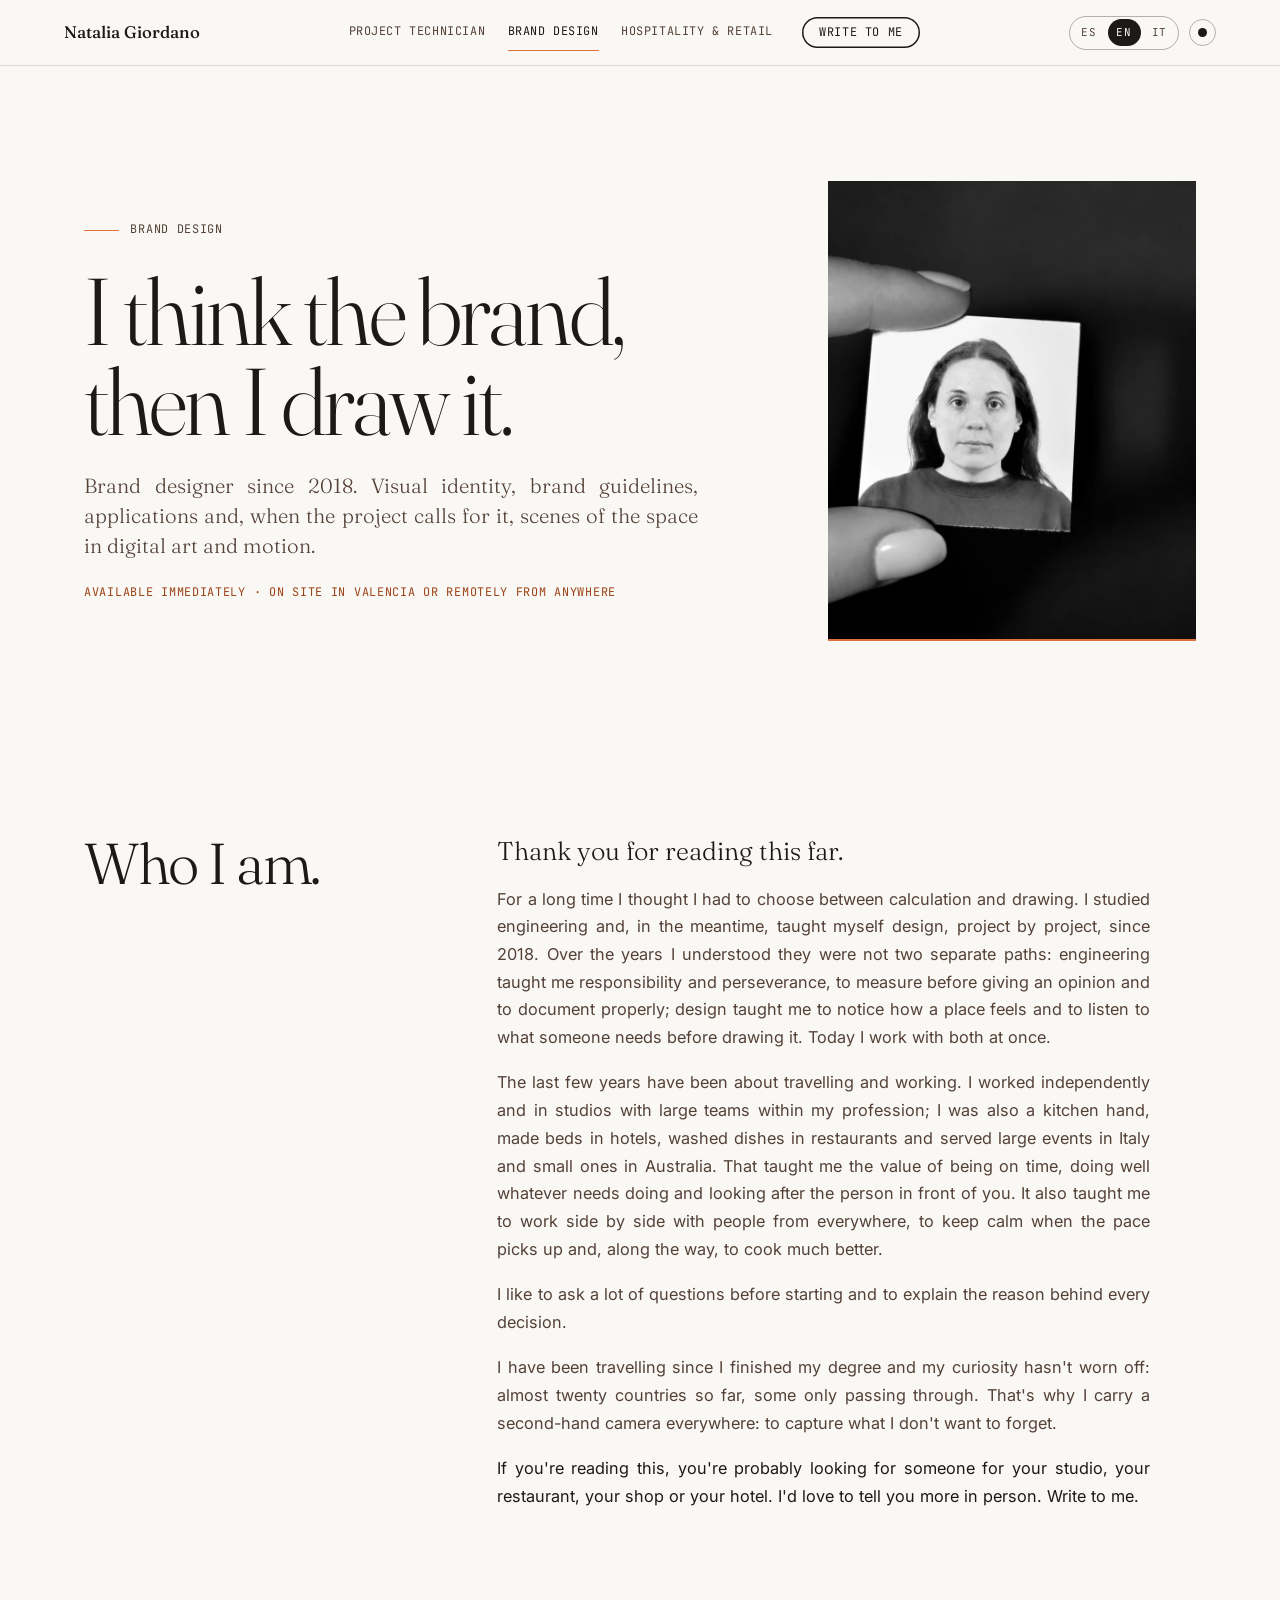
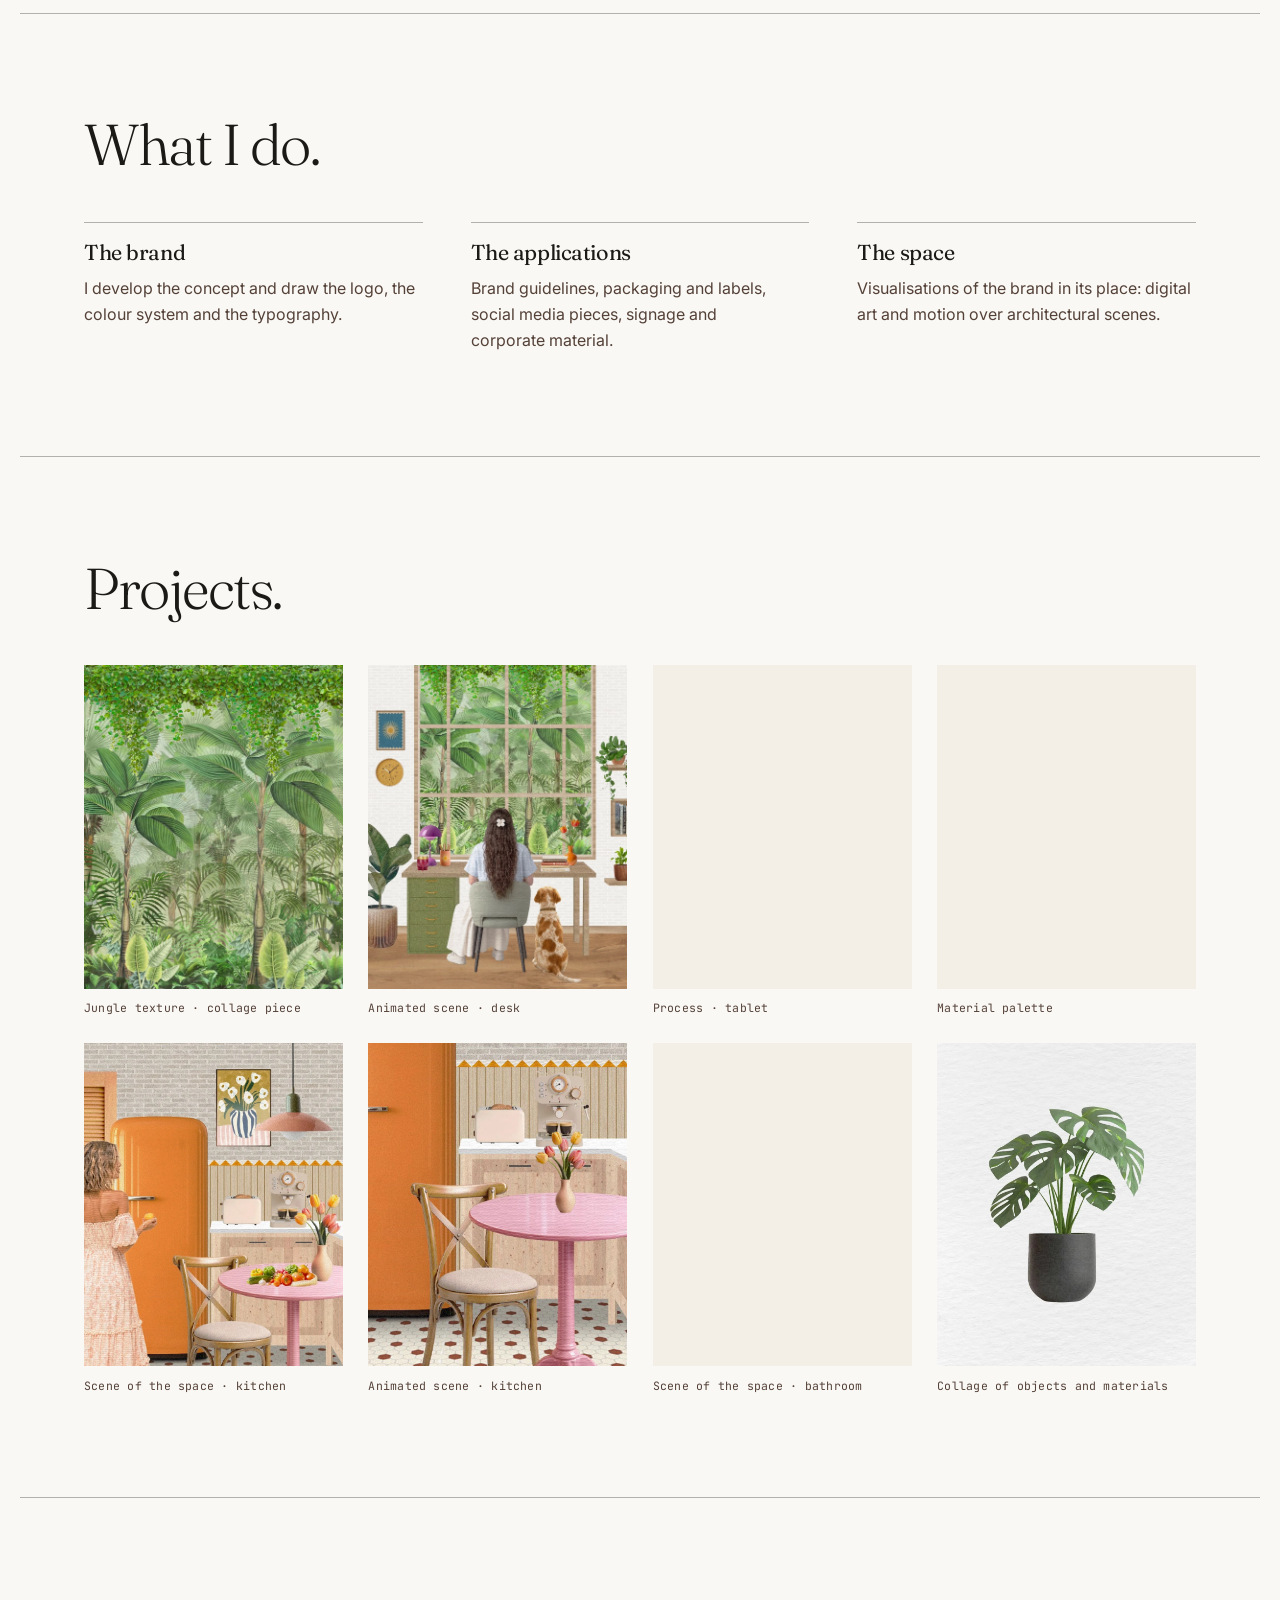
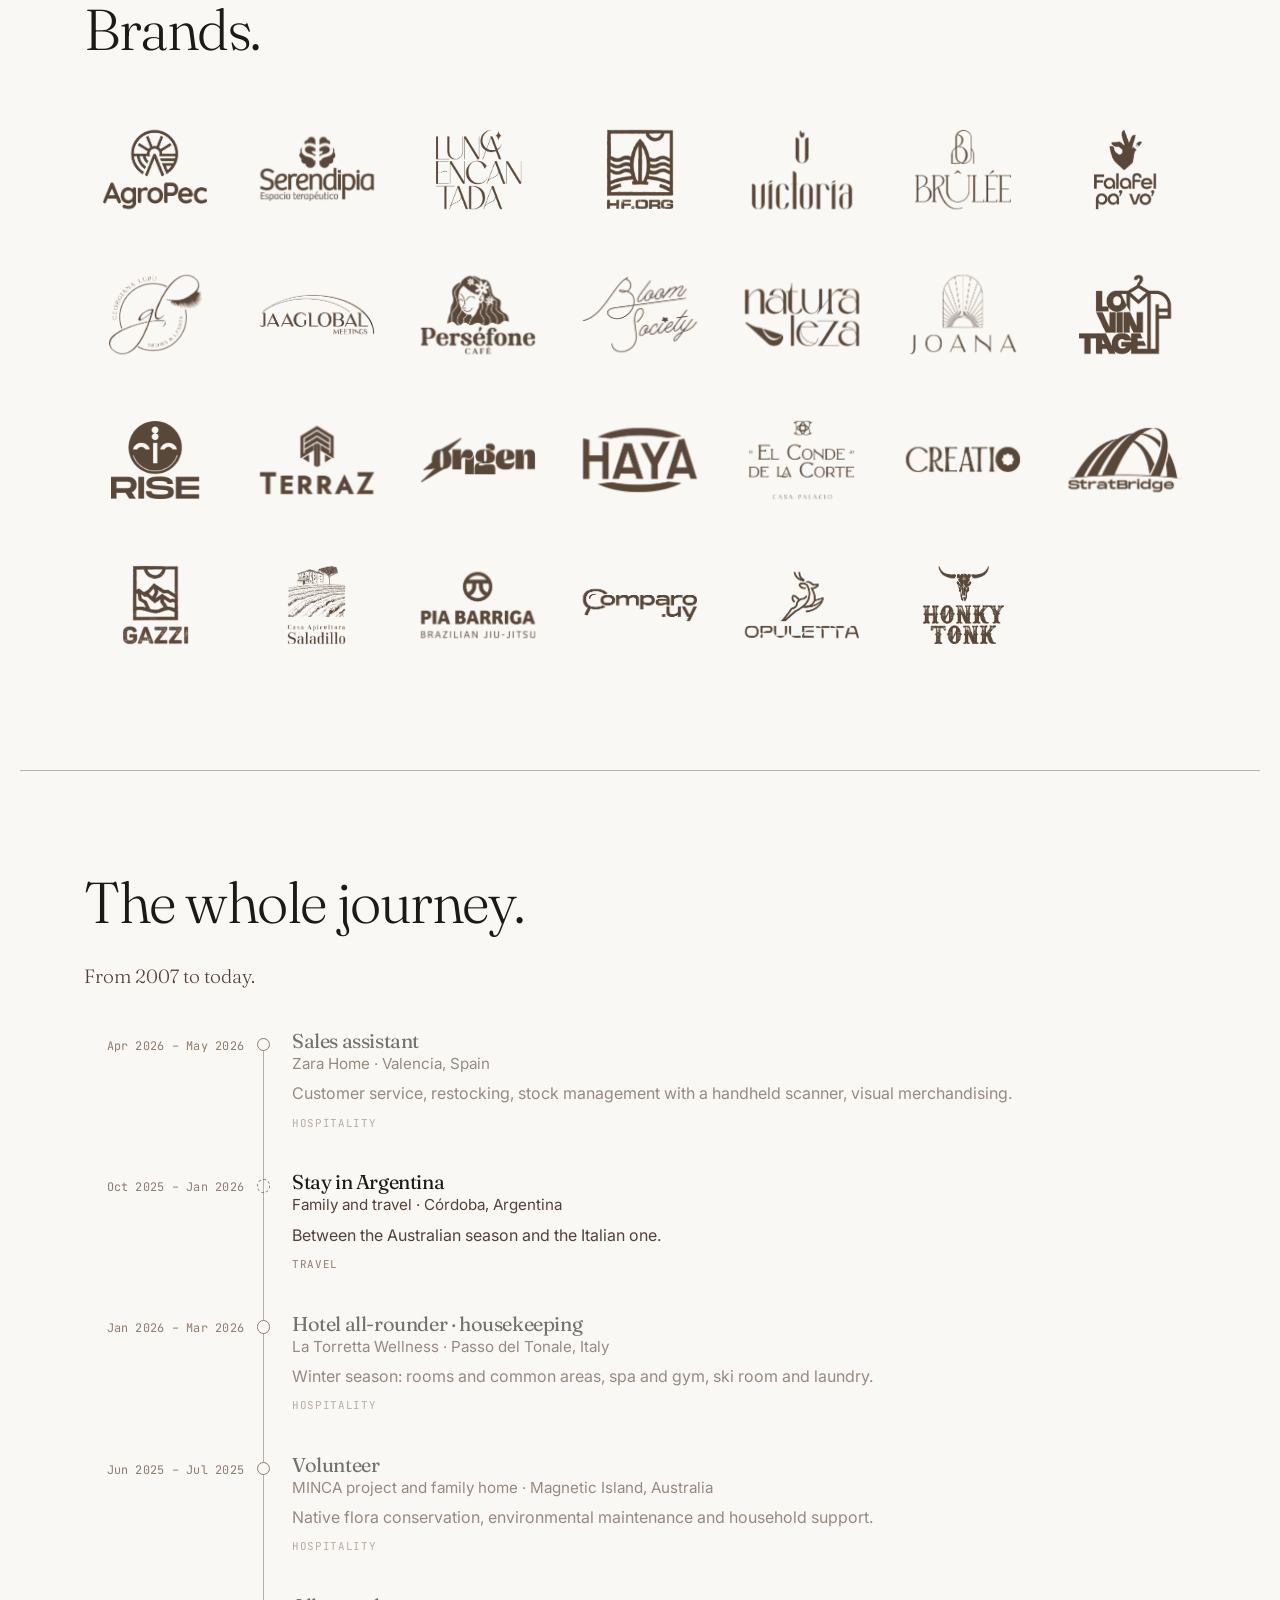
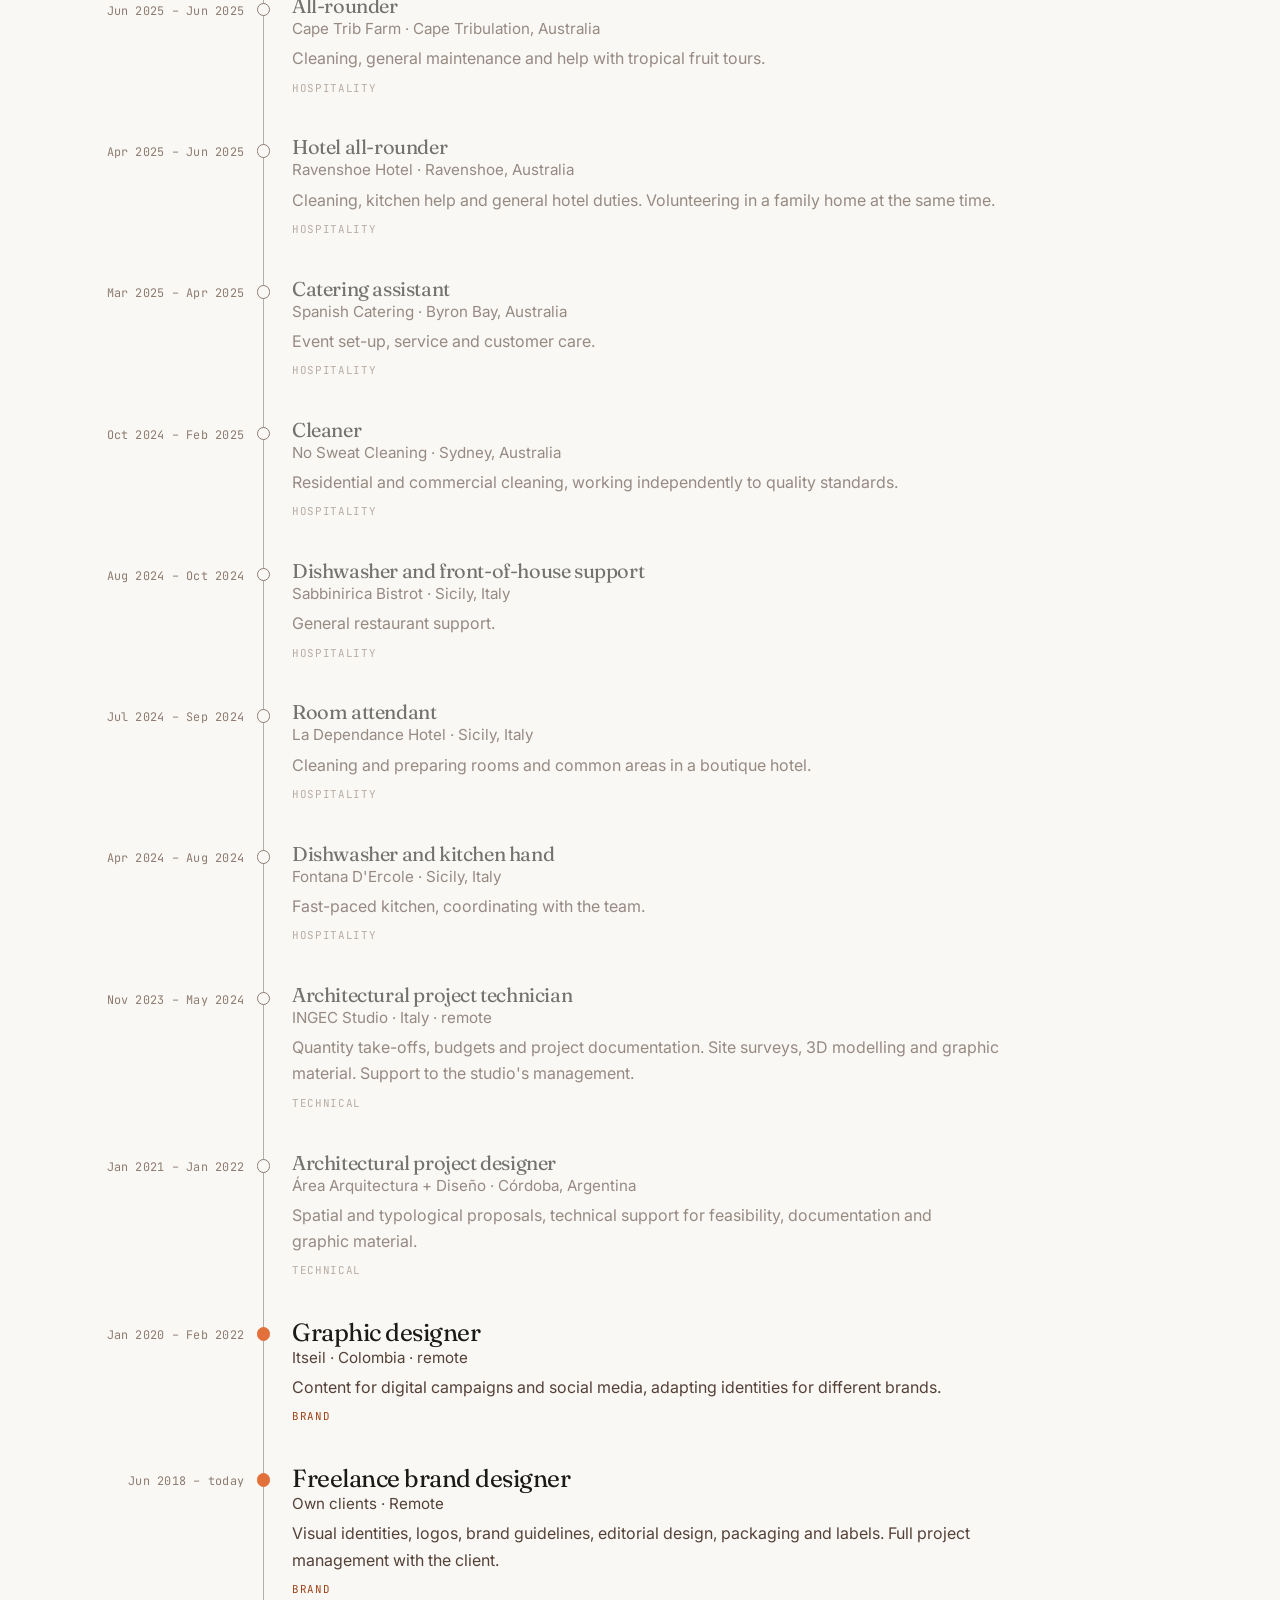
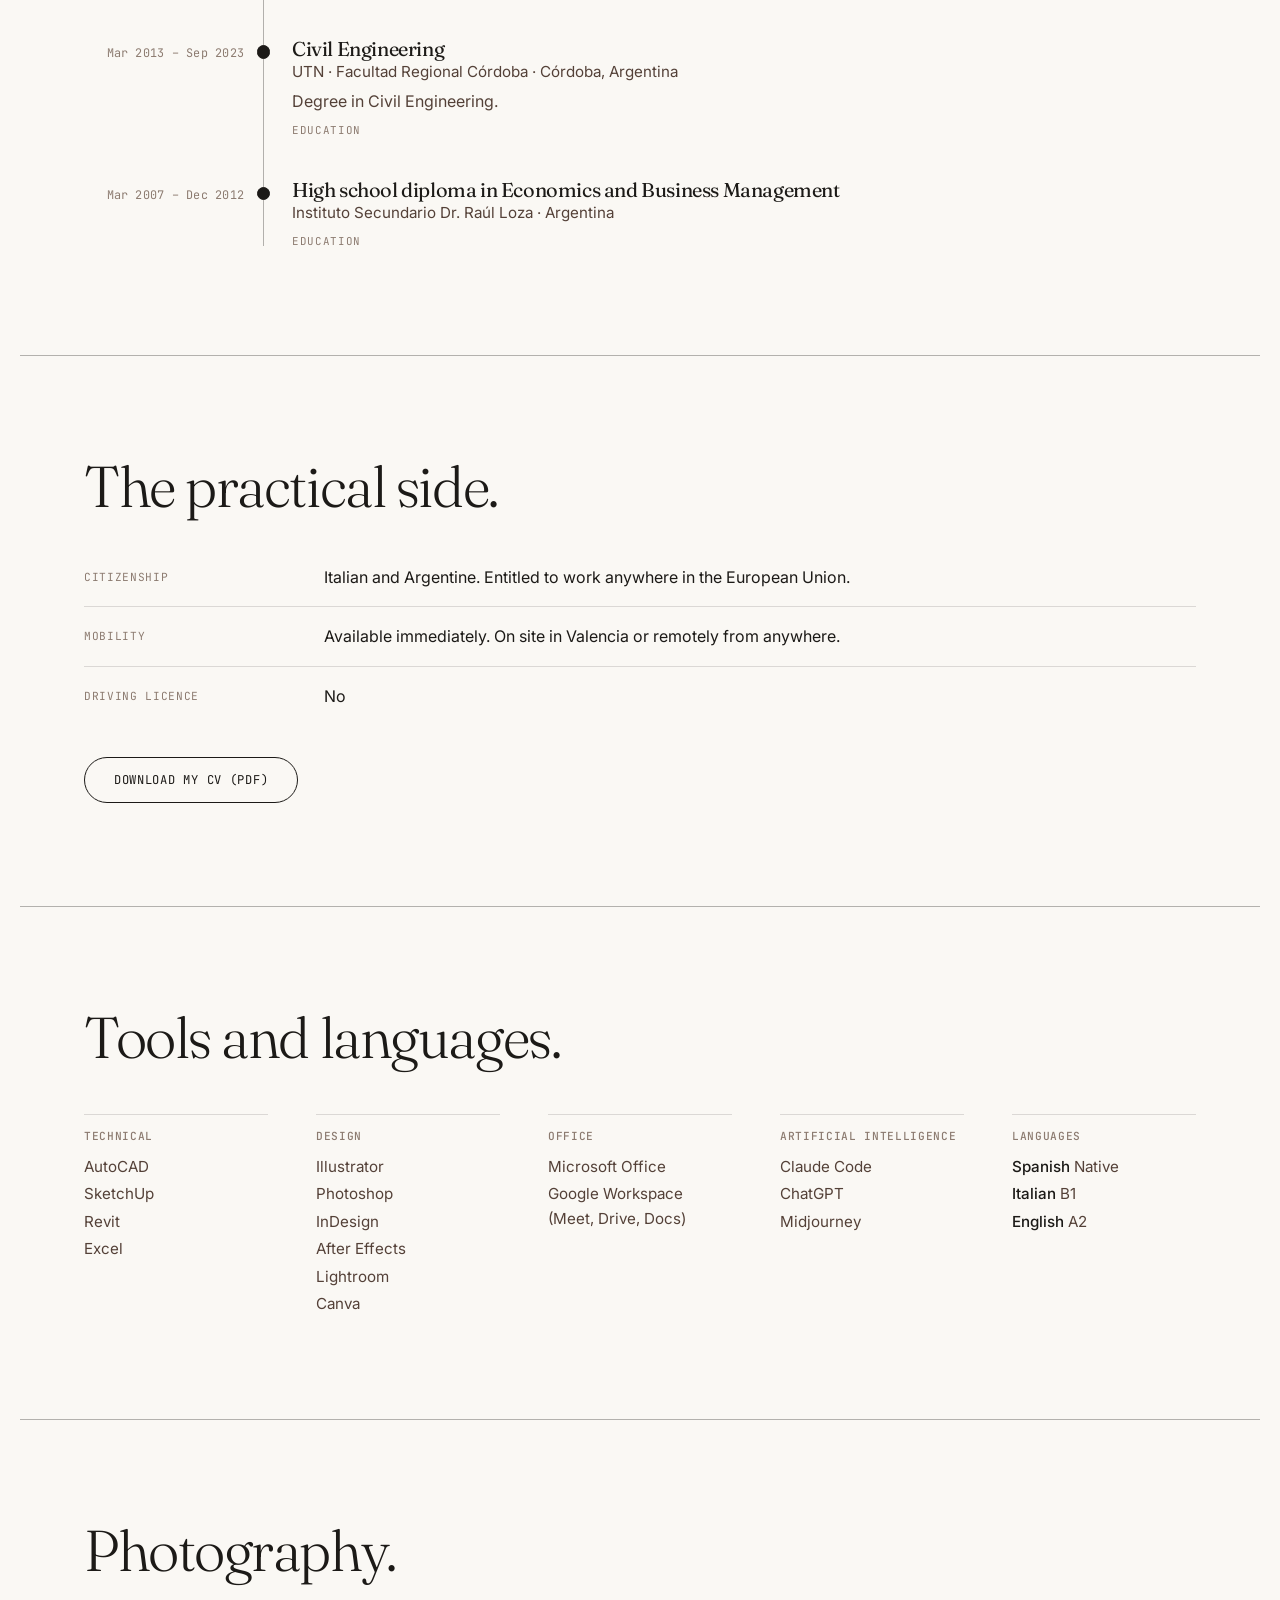
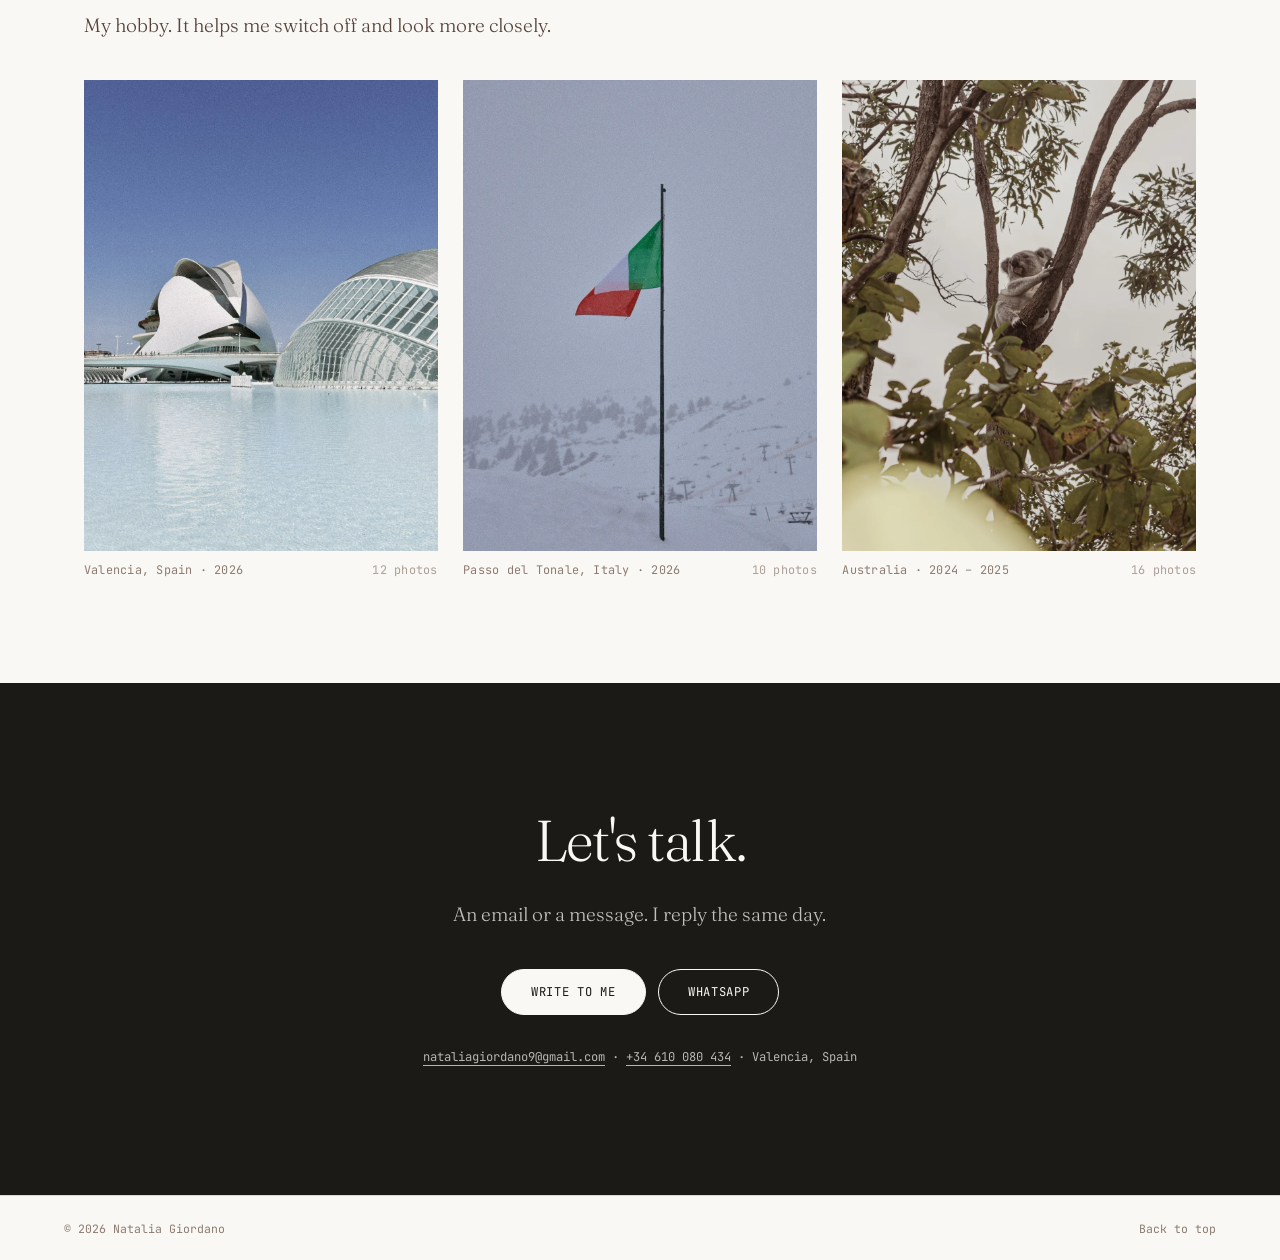
<file: en/marca.html>
<!DOCTYPE html>
<html lang="en" data-puerta="marca">
<head>
<meta charset="utf-8">
<meta name="viewport" content="width=device-width, initial-scale=1">
<title>Natalia Giordano — Brand design</title>
<meta name="description" content="Brand designer since 2018. Visual identity, brand guidelines, applications and, when the project calls for it, scenes of the space in digital art and motion.">
<meta property="og:title" content="Natalia Giordano — Brand design">
<meta property="og:description" content="Brand designer since 2018. Visual identity, brand guidelines, applications and, when the project calls for it, scenes of the space in digital art and motion.">
<meta property="og:type" content="profile">
<link rel="preconnect" href="https://fonts.googleapis.com">
<link rel="preconnect" href="https://fonts.gstatic.com" crossorigin>
<link rel="stylesheet" href="https://fonts.googleapis.com/css2?family=Fraunces:ital,opsz,wght@0,9..144,300;0,9..144,400;0,9..144,500;1,9..144,300&family=Inter:wght@400;500&family=JetBrains+Mono:wght@400;500&display=swap">
<link rel="stylesheet" href="../styles.css?v=20261107">
<link rel="icon" href="../assets/favicon.svg" type="image/svg+xml">
<link rel="alternate" hreflang="es" href="../marca.html"><link rel="alternate" hreflang="en" href="../en/marca.html"><link rel="alternate" hreflang="it" href="../it/marca.html">
<script src="../lib/tema.js?v=20261107"></script>
<script type="application/ld+json">
{"@context":"https://schema.org","@type":"Person","name":"Natalia Giordano","jobTitle":"Ingeniera civil · Técnica de proyectos · Diseñadora de marca","email":"mailto:nataliagiordano9@gmail.com","address":{"@type":"PostalAddress","addressLocality":"Valencia","addressCountry":"ES"}}
</script>
</head>
<body>
<a class="skip-link" href="#principal">Skip to content</a>
<header class="cab">
  <a class="cab-nombre" href="index.html">Natalia Giordano</a>
  <div class="cab-acciones">
    <div class="cab-idiomas" role="group" aria-label="Language"><a href="../marca.html" hreflang="es" lang="es">ES</a><a href="../en/marca.html" hreflang="en" lang="en" aria-current="true">EN</a><a href="../it/marca.html" hreflang="it" lang="it">IT</a></div>
    <button class="cab-tema" type="button" data-tema aria-label="Switch between light and dark mode" title="Light / dark mode"><span class="tema-icono" aria-hidden="true"></span></button>
    <button class="cab-menu" type="button" aria-expanded="false" aria-controls="nav-principal" data-menu>Menu</button>
  </div>
  <nav id="nav-principal" class="cab-nav" aria-label="Areas">
    <ul>
      <li><a href="tecnica.html" data-sector="tecnica">Project technician</a></li><li><a href="marca.html" data-sector="marca" class="is-activa">Brand design</a></li><li><a href="hosteleria.html" data-sector="hosteleria">Hospitality &amp; retail</a></li>
      <li><a href="#contacto" class="cab-contacto">Write to me</a></li>
    </ul>
  </nav>
</header>
<main><section class="hero hero-marca" id="principal">
  <div class="hero-int">
    <p class="hero-rotulo">Brand design</p>
    <h1 class="hero-titulo">I think the brand, then I draw it.</h1>
    <p class="hero-linea">Brand designer since 2018. Visual identity, brand guidelines, applications and, when the project calls for it, scenes of the space in digital art and motion.</p>
    <p class="hero-disp mono">Available immediately · on site in Valencia or remotely from anywhere</p>
  </div>
  <div class="hero-foto hero-foto-doble">
    <img src="../assets/img/nati-carnet.webp" alt="Natalia Giordano" loading="eager">
    <img class="foto-alt" src="../assets/img/nati-sidney.webp" alt="" aria-hidden="true" loading="eager"></div>
</section>
<section class="bloque bloque-pres" id="quien">
  <h2 class="bloque-titulo">Who I am.</h2>
  <div class="pres"><p>Thank you for reading this far.</p><p>For a long time I thought I had to choose between calculation and drawing. I studied engineering and, in the meantime, taught myself design, project by project, since 2018. Over the years I understood they were not two separate paths: engineering taught me responsibility and perseverance, to measure before giving an opinion and to document properly; design taught me to notice how a place feels and to listen to what someone needs before drawing it. Today I work with both at once.</p><p>The last few years have been about travelling and working. I worked independently and in studios with large teams within my profession; I was also a kitchen hand, made beds in hotels, washed dishes in restaurants and served large events in Italy and small ones in Australia. That taught me the value of being on time, doing well whatever needs doing and looking after the person in front of you. It also taught me to work side by side with people from everywhere, to keep calm when the pace picks up and, along the way, to cook much better.</p><p>I like to ask a lot of questions before starting and to explain the reason behind every decision.</p><p>I have been travelling since I finished my degree and my curiosity hasn&#x27;t worn off: almost twenty countries so far, some only passing through. That&#x27;s why I carry a second-hand camera everywhere: to capture what I don&#x27;t want to forget.</p><p>If you&#x27;re reading this, you&#x27;re probably looking for someone for your studio, your restaurant, your shop or your hotel. I&#x27;d love to tell you more in person. Write to me.</p></div>
</section>
<section class="bloque bloque-pilares">
  <h2 class="bloque-titulo">What I do.</h2>
  <div class="pilares"><div class="pilar">
      <h3 class="pilar-nombre">The brand</h3>
      <p>I develop the concept and draw the logo, the colour system and the typography.</p>
    </div><div class="pilar">
      <h3 class="pilar-nombre">The applications</h3>
      <p>Brand guidelines, packaging and labels, social media pieces, signage and corporate material.</p>
    </div><div class="pilar">
      <h3 class="pilar-nombre">The space</h3>
      <p>Visualisations of the brand in its place: digital art and motion over architectural scenes.</p>
    </div></div>
</section>
<section class="bloque bloque-muestras" id="trabajo">
  <h2 class="bloque-titulo">Projects.</h2>
  <div class="muestras"><figure class="muestra" data-reveal><div class="muestra-img"><img src="../assets/img/marca-selva.webp" width="1080" height="1350" alt="Jungle texture · collage piece" loading="lazy" decoding="async"></div><figcaption>Jungle texture · collage piece</figcaption></figure><figure class="muestra" data-reveal><div class="muestra-img muestra-video"><video src="../assets/video/escena-escritorio.mp4" poster="../assets/img/marca-escena-cartel.webp" autoplay muted loop playsinline preload="metadata" disablepictureinpicture disableremoteplayback controlslist="nodownload noplaybackrate noremoteplayback" aria-label="Animated scene · desk"></video></div><figcaption>Animated scene · desk</figcaption></figure><figure class="muestra" data-reveal><div class="muestra-img"><img src="../assets/img/marca-wacom.webp" width="789" height="986" alt="Process · tablet" loading="lazy" decoding="async"></div><figcaption>Process · tablet</figcaption></figure><figure class="muestra" data-reveal><div class="muestra-img"><img src="../assets/img/marca-materiales.webp" width="1500" height="2000" alt="Material palette" loading="lazy" decoding="async"></div><figcaption>Material palette</figcaption></figure><figure class="muestra" data-reveal><div class="muestra-img"><img src="../assets/img/marca-escena-cocina-foto.webp" width="736" height="920" alt="Scene of the space · kitchen" loading="lazy" decoding="async"></div><figcaption>Scene of the space · kitchen</figcaption></figure><figure class="muestra" data-reveal><div class="muestra-img muestra-video"><video src="../assets/video/escena-cocina.mp4" poster="../assets/img/marca-escena-cocina.webp" autoplay muted loop playsinline preload="metadata" disablepictureinpicture disableremoteplayback controlslist="nodownload noplaybackrate noremoteplayback" aria-label="Animated scene · kitchen"></video></div><figcaption>Animated scene · kitchen</figcaption></figure><figure class="muestra" data-reveal><div class="muestra-img"><img src="../assets/img/marca-escena-bano.webp" width="816" height="1020" alt="Scene of the space · bathroom" loading="lazy" decoding="async"></div><figcaption>Scene of the space · bathroom</figcaption></figure><figure class="muestra" data-reveal><div class="muestra-img muestra-video"><video src="../assets/video/collage-objetos.mp4" poster="../assets/img/marca-collage-cartel.webp" autoplay muted loop playsinline preload="metadata" disablepictureinpicture disableremoteplayback controlslist="nodownload noplaybackrate noremoteplayback" aria-label="Collage of objects and materials"></video></div><figcaption>Collage of objects and materials</figcaption></figure></div>
</section>
<section class="bloque bloque-archivo" id="archivo">
  <h2 class="bloque-titulo">Brands.</h2>
  <ul class="archivo"><li><img src="../assets/img/logo-01.webp" alt="Logo AgroPec" loading="lazy"></li><li><img src="../assets/img/logo-02.webp" alt="Logo Serendipia" loading="lazy"></li><li><img src="../assets/img/logo-03.webp" alt="Logo Luna Encantada" loading="lazy"></li><li><img src="../assets/img/logo-04.webp" alt="Logo HF.org" loading="lazy"></li><li><img src="../assets/img/logo-05.webp" alt="Logo Victoria" loading="lazy"></li><li><img src="../assets/img/logo-06.webp" alt="Logo Brûlée" loading="lazy"></li><li><img src="../assets/img/logo-07.webp" alt="Logo Falafel pa&#x27; vo&#x27;" loading="lazy"></li><li><img src="../assets/img/logo-08.webp" alt="Logo Georgiana Lupu" loading="lazy"></li><li><img src="../assets/img/logo-09.webp" alt="Logo JaaGlobal" loading="lazy"></li><li><img src="../assets/img/logo-10.webp" alt="Logo Perséfone" loading="lazy"></li><li><img src="../assets/img/logo-11.webp" alt="Logo Bloom Society" loading="lazy"></li><li><img src="../assets/img/logo-12.webp" alt="Logo Naturaleza" loading="lazy"></li><li><img src="../assets/img/logo-13.webp" alt="Logo Joana" loading="lazy"></li><li><img src="../assets/img/logo-14.webp" alt="Logo LoVintage" loading="lazy"></li><li><img src="../assets/img/logo-15.webp" alt="Logo Rise" loading="lazy"></li><li><img src="../assets/img/logo-16.webp" alt="Logo Terraz" loading="lazy"></li><li><img src="../assets/img/logo-17.webp" alt="Logo Origen" loading="lazy"></li><li><img src="../assets/img/logo-18.webp" alt="Logo Haya" loading="lazy"></li><li><img src="../assets/img/logo-19.webp" alt="Logo El Conde de la Corte" loading="lazy"></li><li><img src="../assets/img/logo-20.webp" alt="Logo Creatio" loading="lazy"></li><li><img src="../assets/img/logo-21.webp" alt="Logo StratBridge" loading="lazy"></li><li><img src="../assets/img/logo-22.webp" alt="Logo Gazzi" loading="lazy"></li><li><img src="../assets/img/logo-23.webp" alt="Logo Casa Apicultora Saladillo" loading="lazy"></li><li><img src="../assets/img/logo-24.webp" alt="Logo Pia Barriga" loading="lazy"></li><li><img src="../assets/img/logo-25.webp" alt="Logo Comparo.uy" loading="lazy"></li><li><img src="../assets/img/logo-26.webp" alt="Logo Opuletta" loading="lazy"></li><li><img src="../assets/img/logo-27.webp" alt="Logo Honky Tonk" loading="lazy"></li></ul>
</section>
<section class="bloque bloque-tl" id="trayectoria">
  <h2 class="bloque-titulo">The whole journey.</h2>
  <p class="bloque-linea">From 2007 to today.</p>
  <ol class="tl"><li class="tl-item sector-hosteleria" data-reveal>
      <span class="tl-fecha">Apr 2026 – May 2026</span>
      <span class="tl-punto" aria-hidden="true"></span>
      <div class="tl-cuerpo">
        <h3 class="tl-puesto">Sales assistant</h3>
        <p class="tl-empresa">Zara Home · Valencia, Spain</p>
        <p class="tl-tareas">Customer service, restocking, stock management with a handheld scanner, visual merchandising.</p>
        <span class="tl-sector">Hospitality</span>
      </div>
    </li><li class="tl-item sector-viaje" data-reveal>
      <span class="tl-fecha">Oct 2025 – Jan 2026</span>
      <span class="tl-punto" aria-hidden="true"></span>
      <div class="tl-cuerpo">
        <h3 class="tl-puesto">Stay in Argentina</h3>
        <p class="tl-empresa">Family and travel · Córdoba, Argentina</p>
        <p class="tl-tareas">Between the Australian season and the Italian one.</p>
        <span class="tl-sector">Travel</span>
      </div>
    </li><li class="tl-item sector-hosteleria" data-reveal>
      <span class="tl-fecha">Jan 2026 – Mar 2026</span>
      <span class="tl-punto" aria-hidden="true"></span>
      <div class="tl-cuerpo">
        <h3 class="tl-puesto">Hotel all-rounder · housekeeping</h3>
        <p class="tl-empresa">La Torretta Wellness · Passo del Tonale, Italy</p>
        <p class="tl-tareas">Winter season: rooms and common areas, spa and gym, ski room and laundry.</p>
        <span class="tl-sector">Hospitality</span>
      </div>
    </li><li class="tl-item sector-hosteleria" data-reveal>
      <span class="tl-fecha">Jun 2025 – Jul 2025</span>
      <span class="tl-punto" aria-hidden="true"></span>
      <div class="tl-cuerpo">
        <h3 class="tl-puesto">Volunteer</h3>
        <p class="tl-empresa">MINCA project and family home · Magnetic Island, Australia</p>
        <p class="tl-tareas">Native flora conservation, environmental maintenance and household support.</p>
        <span class="tl-sector">Hospitality</span>
      </div>
    </li><li class="tl-item sector-hosteleria" data-reveal>
      <span class="tl-fecha">Jun 2025 – Jun 2025</span>
      <span class="tl-punto" aria-hidden="true"></span>
      <div class="tl-cuerpo">
        <h3 class="tl-puesto">All-rounder</h3>
        <p class="tl-empresa">Cape Trib Farm · Cape Tribulation, Australia</p>
        <p class="tl-tareas">Cleaning, general maintenance and help with tropical fruit tours.</p>
        <span class="tl-sector">Hospitality</span>
      </div>
    </li><li class="tl-item sector-hosteleria" data-reveal>
      <span class="tl-fecha">Apr 2025 – Jun 2025</span>
      <span class="tl-punto" aria-hidden="true"></span>
      <div class="tl-cuerpo">
        <h3 class="tl-puesto">Hotel all-rounder</h3>
        <p class="tl-empresa">Ravenshoe Hotel · Ravenshoe, Australia</p>
        <p class="tl-tareas">Cleaning, kitchen help and general hotel duties. Volunteering in a family home at the same time.</p>
        <span class="tl-sector">Hospitality</span>
      </div>
    </li><li class="tl-item sector-hosteleria" data-reveal>
      <span class="tl-fecha">Mar 2025 – Apr 2025</span>
      <span class="tl-punto" aria-hidden="true"></span>
      <div class="tl-cuerpo">
        <h3 class="tl-puesto">Catering assistant</h3>
        <p class="tl-empresa">Spanish Catering · Byron Bay, Australia</p>
        <p class="tl-tareas">Event set-up, service and customer care.</p>
        <span class="tl-sector">Hospitality</span>
      </div>
    </li><li class="tl-item sector-hosteleria" data-reveal>
      <span class="tl-fecha">Oct 2024 – Feb 2025</span>
      <span class="tl-punto" aria-hidden="true"></span>
      <div class="tl-cuerpo">
        <h3 class="tl-puesto">Cleaner</h3>
        <p class="tl-empresa">No Sweat Cleaning · Sydney, Australia</p>
        <p class="tl-tareas">Residential and commercial cleaning, working independently to quality standards.</p>
        <span class="tl-sector">Hospitality</span>
      </div>
    </li><li class="tl-item sector-hosteleria" data-reveal>
      <span class="tl-fecha">Aug 2024 – Oct 2024</span>
      <span class="tl-punto" aria-hidden="true"></span>
      <div class="tl-cuerpo">
        <h3 class="tl-puesto">Dishwasher and front-of-house support</h3>
        <p class="tl-empresa">Sabbinirica Bistrot · Sicily, Italy</p>
        <p class="tl-tareas">General restaurant support.</p>
        <span class="tl-sector">Hospitality</span>
      </div>
    </li><li class="tl-item sector-hosteleria" data-reveal>
      <span class="tl-fecha">Jul 2024 – Sep 2024</span>
      <span class="tl-punto" aria-hidden="true"></span>
      <div class="tl-cuerpo">
        <h3 class="tl-puesto">Room attendant</h3>
        <p class="tl-empresa">La Dependance Hotel · Sicily, Italy</p>
        <p class="tl-tareas">Cleaning and preparing rooms and common areas in a boutique hotel.</p>
        <span class="tl-sector">Hospitality</span>
      </div>
    </li><li class="tl-item sector-hosteleria" data-reveal>
      <span class="tl-fecha">Apr 2024 – Aug 2024</span>
      <span class="tl-punto" aria-hidden="true"></span>
      <div class="tl-cuerpo">
        <h3 class="tl-puesto">Dishwasher and kitchen hand</h3>
        <p class="tl-empresa">Fontana D&#x27;Ercole · Sicily, Italy</p>
        <p class="tl-tareas">Fast-paced kitchen, coordinating with the team.</p>
        <span class="tl-sector">Hospitality</span>
      </div>
    </li><li class="tl-item sector-tecnica" data-reveal>
      <span class="tl-fecha">Nov 2023 – May 2024</span>
      <span class="tl-punto" aria-hidden="true"></span>
      <div class="tl-cuerpo">
        <h3 class="tl-puesto">Architectural project technician</h3>
        <p class="tl-empresa">INGEC Studio · Italy · remote</p>
        <p class="tl-tareas">Quantity take-offs, budgets and project documentation. Site surveys, 3D modelling and graphic material. Support to the studio&#x27;s management.</p>
        <span class="tl-sector">Technical</span>
      </div>
    </li><li class="tl-item sector-tecnica" data-reveal>
      <span class="tl-fecha">Jan 2021 – Jan 2022</span>
      <span class="tl-punto" aria-hidden="true"></span>
      <div class="tl-cuerpo">
        <h3 class="tl-puesto">Architectural project designer</h3>
        <p class="tl-empresa">Área Arquitectura + Diseño · Córdoba, Argentina</p>
        <p class="tl-tareas">Spatial and typological proposals, technical support for feasibility, documentation and graphic material.</p>
        <span class="tl-sector">Technical</span>
      </div>
    </li><li class="tl-item sector-marca is-propio" data-reveal>
      <span class="tl-fecha">Jan 2020 – Feb 2022</span>
      <span class="tl-punto" aria-hidden="true"></span>
      <div class="tl-cuerpo">
        <h3 class="tl-puesto">Graphic designer</h3>
        <p class="tl-empresa">Itseil · Colombia · remote</p>
        <p class="tl-tareas">Content for digital campaigns and social media, adapting identities for different brands.</p>
        <span class="tl-sector">Brand</span>
      </div>
    </li><li class="tl-item sector-marca is-propio" data-reveal>
      <span class="tl-fecha">Jun 2018 – today</span>
      <span class="tl-punto" aria-hidden="true"></span>
      <div class="tl-cuerpo">
        <h3 class="tl-puesto">Freelance brand designer</h3>
        <p class="tl-empresa">Own clients · Remote</p>
        <p class="tl-tareas">Visual identities, logos, brand guidelines, editorial design, packaging and labels. Full project management with the client.</p>
        <span class="tl-sector">Brand</span>
      </div>
    </li><li class="tl-item sector-formacion" data-reveal>
      <span class="tl-fecha">Mar 2013 – Sep 2023</span>
      <span class="tl-punto" aria-hidden="true"></span>
      <div class="tl-cuerpo">
        <h3 class="tl-puesto">Civil Engineering</h3>
        <p class="tl-empresa">UTN · Facultad Regional Córdoba · Córdoba, Argentina</p>
        <p class="tl-tareas">Degree in Civil Engineering.</p>
        <span class="tl-sector">Education</span>
      </div>
    </li><li class="tl-item sector-formacion" data-reveal>
      <span class="tl-fecha">Mar 2007 – Dec 2012</span>
      <span class="tl-punto" aria-hidden="true"></span>
      <div class="tl-cuerpo">
        <h3 class="tl-puesto">High school diploma in Economics and Business Management</h3>
        <p class="tl-empresa">Instituto Secundario Dr. Raúl Loza · Argentina</p>
        
        <span class="tl-sector">Education</span>
      </div>
    </li></ol>
</section>
<section class="bloque bloque-ficha" id="ficha">
  <h2 class="bloque-titulo">The practical side.</h2>
  <dl class="ficha"><div class="ficha-fila"><dt>Citizenship</dt><dd>Italian and Argentine. Entitled to work anywhere in the European Union.</dd></div><div class="ficha-fila"><dt>Mobility</dt><dd>Available immediately. On site in Valencia or remotely from anywhere.</dd></div><div class="ficha-fila"><dt>Driving licence</dt><dd>No</dd></div></dl>
  <p class="ficha-cv"><a class="btn btn-borde" href="../assets/cv/CV-Natalia-Giordano-en.pdf" download>Download my CV (PDF)</a></p>
</section>
<section class="bloque bloque-herr" id="herramientas">
  <h2 class="bloque-titulo">Tools and languages.</h2>
  <div class="herr"><div class="herr-grupo">
      <h3 class="herr-nombre">Technical</h3>
      <ul><li>AutoCAD</li><li>SketchUp</li><li>Revit</li><li>Excel</li></ul>
    </div><div class="herr-grupo">
      <h3 class="herr-nombre">Design</h3>
      <ul><li>Illustrator</li><li>Photoshop</li><li>InDesign</li><li>After Effects</li><li>Lightroom</li><li>Canva</li></ul>
    </div><div class="herr-grupo">
      <h3 class="herr-nombre">Office</h3>
      <ul><li>Microsoft Office</li><li>Google Workspace (Meet, Drive, Docs)</li></ul>
    </div><div class="herr-grupo">
      <h3 class="herr-nombre">Artificial intelligence</h3>
      <ul><li>Claude Code</li><li>ChatGPT</li><li>Midjourney</li></ul>
    </div>
    <div class="herr-grupo">
      <h3 class="herr-nombre">Languages</h3>
      <ul class="idiomas"><li><strong>Spanish</strong> Native</li><li><strong>Italian</strong> B1</li><li><strong>English</strong> A2</li></ul>
    </div>
  </div>
</section>
<section class="bloque bloque-foto" id="fotografia">
  <h2 class="bloque-titulo">Photography.</h2>
  <p class="bloque-linea">My hobby. It helps me switch off and look more closely.</p>
  <div class="series"><figure class="serie" data-serie data-reveal style="--desfase:0ms">
      <div class="serie-marco"><img src="../assets/img/foto-valencia-1.webp" alt="Valencia, Spain · 2026" loading="lazy" decoding="async" class=is-on><img src="../assets/img/foto-valencia-2.webp" alt="Valencia, Spain · 2026" loading="lazy" decoding="async"><img src="../assets/img/foto-valencia-3.webp" alt="Valencia, Spain · 2026" loading="lazy" decoding="async"><img src="../assets/img/foto-valencia-4.webp" alt="Valencia, Spain · 2026" loading="lazy" decoding="async"><img src="../assets/img/foto-valencia-5.webp" alt="Valencia, Spain · 2026" loading="lazy" decoding="async"><img src="../assets/img/foto-valencia-6.webp" alt="Valencia, Spain · 2026" loading="lazy" decoding="async"><img src="../assets/img/foto-valencia-7.webp" alt="Valencia, Spain · 2026" loading="lazy" decoding="async"><img src="../assets/img/foto-valencia-12.webp" alt="Valencia, Spain · 2026" loading="lazy" decoding="async"><img src="../assets/img/foto-valencia-8.webp" alt="Valencia, Spain · 2026" loading="lazy" decoding="async"><img src="../assets/img/foto-valencia-9.webp" alt="Valencia, Spain · 2026" loading="lazy" decoding="async"><img src="../assets/img/foto-valencia-10.webp" alt="Valencia, Spain · 2026" loading="lazy" decoding="async"><img src="../assets/img/foto-valencia-11.webp" alt="Valencia, Spain · 2026" loading="lazy" decoding="async"></div>
      <figcaption class="mono">Valencia, Spain · 2026 <span class="serie-n">12 photos</span></figcaption>
    </figure><figure class="serie" data-serie data-reveal style="--desfase:2200ms">
      <div class="serie-marco"><img src="../assets/img/foto-tonale-bandera.webp" alt="Passo del Tonale, Italy · 2026" loading="lazy" decoding="async" class=is-on><img src="../assets/img/foto-tonale-esquis.webp" alt="Passo del Tonale, Italy · 2026" loading="lazy" decoding="async"><img src="../assets/img/foto-tonale-2.webp" alt="Passo del Tonale, Italy · 2026" loading="lazy" decoding="async"><img src="../assets/img/foto-tonale-retrato.webp" alt="Passo del Tonale, Italy · 2026" loading="lazy" decoding="async"><img src="../assets/img/foto-tonale-3.webp" alt="Passo del Tonale, Italy · 2026" loading="lazy" decoding="async"><img src="../assets/img/foto-tonale-valle.webp" alt="Passo del Tonale, Italy · 2026" loading="lazy" decoding="async"><img src="../assets/img/foto-tonale-6.webp" alt="Passo del Tonale, Italy · 2026" loading="lazy" decoding="async"><img src="../assets/img/foto-tonale-1.webp" alt="Passo del Tonale, Italy · 2026" loading="lazy" decoding="async"><img src="../assets/img/foto-tonale-pico.webp" alt="Passo del Tonale, Italy · 2026" loading="lazy" decoding="async"><img src="../assets/img/foto-tonale-4.webp" alt="Passo del Tonale, Italy · 2026" loading="lazy" decoding="async"></div>
      <figcaption class="mono">Passo del Tonale, Italy · 2026 <span class="serie-n">10 photos</span></figcaption>
    </figure><figure class="serie" data-serie data-reveal style="--desfase:4400ms">
      <div class="serie-marco"><img src="../assets/img/foto-australia-1.webp" alt="Australia · 2024 – 2025" loading="lazy" decoding="async" class=is-on><img src="../assets/img/foto-au-ballena.webp" alt="Australia · 2024 – 2025" loading="lazy" decoding="async"><img src="../assets/img/foto-au-medusa.webp" alt="Australia · 2024 – 2025" loading="lazy" decoding="async"><img src="../assets/img/foto-australia-2.webp" alt="Australia · 2024 – 2025" loading="lazy" decoding="async"><img src="../assets/img/foto-au-opera-1.webp" alt="Australia · 2024 – 2025" loading="lazy" decoding="async"><img src="../assets/img/foto-au-delfines.webp" alt="Australia · 2024 – 2025" loading="lazy" decoding="async"><img src="../assets/img/foto-au-surf-2.webp" alt="Australia · 2024 – 2025" loading="lazy" decoding="async"><img src="../assets/img/foto-au-ola.webp" alt="Australia · 2024 – 2025" loading="lazy" decoding="async"><img src="../assets/img/foto-australia-4.webp" alt="Australia · 2024 – 2025" loading="lazy" decoding="async"><img src="../assets/img/foto-au-opera-2.webp" alt="Australia · 2024 – 2025" loading="lazy" decoding="async"><img src="../assets/img/foto-au-playa-3.webp" alt="Australia · 2024 – 2025" loading="lazy" decoding="async"><img src="../assets/img/foto-australia-5.webp" alt="Australia · 2024 – 2025" loading="lazy" decoding="async"><img src="../assets/img/foto-au-playa-4.webp" alt="Australia · 2024 – 2025" loading="lazy" decoding="async"><img src="../assets/img/foto-australia-6.webp" alt="Australia · 2024 – 2025" loading="lazy" decoding="async"><img src="../assets/img/foto-au-camping.webp" alt="Australia · 2024 – 2025" loading="lazy" decoding="async"><img src="../assets/img/foto-au-playa-2.webp" alt="Australia · 2024 – 2025" loading="lazy" decoding="async"></div>
      <figcaption class="mono">Australia · 2024 – 2025 <span class="serie-n">16 photos</span></figcaption>
    </figure></div>
</section>
<section class="bloque bloque-contacto inv" id="contacto">
  <h2 class="bloque-titulo">Let&#x27;s talk.</h2>
  <p class="bloque-linea">An email or a message. I reply the same day.</p>
  <div class="contacto-botones">
    <a class="btn btn-blanco" href="mailto:nataliagiordano9@gmail.com?subject=Brand%20design" data-iman data-correo="nataliagiordano9@gmail.com" data-asunto="Brand design" data-l-titulo="Write to" data-l-copiar="Copy" data-l-copiado="Email copied" data-l-gmail="Open in Gmail" data-l-outlook="Open in Outlook" data-l-app="Mail app" data-l-cerrar="Close">Write to me</a>
    <a class="btn btn-borde" href="https://wa.me/34610080434?text=Hi%20Natalia%2C%20I%20saw%20your%20portfolio%20and%20I%27d%20like%20to%20get%20in%20touch." target="_blank" rel="noopener" data-iman>WhatsApp</a>
  </div>
  <p class="contacto-datos"><a href="mailto:nataliagiordano9@gmail.com?subject=Brand%20design" data-correo="nataliagiordano9@gmail.com" data-asunto="Brand design" data-l-titulo="Write to" data-l-copiar="Copy" data-l-copiado="Email copied" data-l-gmail="Open in Gmail" data-l-outlook="Open in Outlook" data-l-app="Mail app" data-l-cerrar="Close">nataliagiordano9@gmail.com</a> · <a href="https://wa.me/34610080434?text=Hi%20Natalia%2C%20I%20saw%20your%20portfolio%20and%20I%27d%20like%20to%20get%20in%20touch." target="_blank" rel="noopener">+34 610 080 434</a> · Valencia, Spain</p>
</section>
</main><footer class="pie">
  <span>© 2026 Natalia Giordano</span>
  <a href="#principal">Back to top</a>
</footer>
<script defer src="../lib/manifest.js?v=20261107"></script>
<script defer src="../main.js?v=20261107"></script>
</body>
</html>
</file>
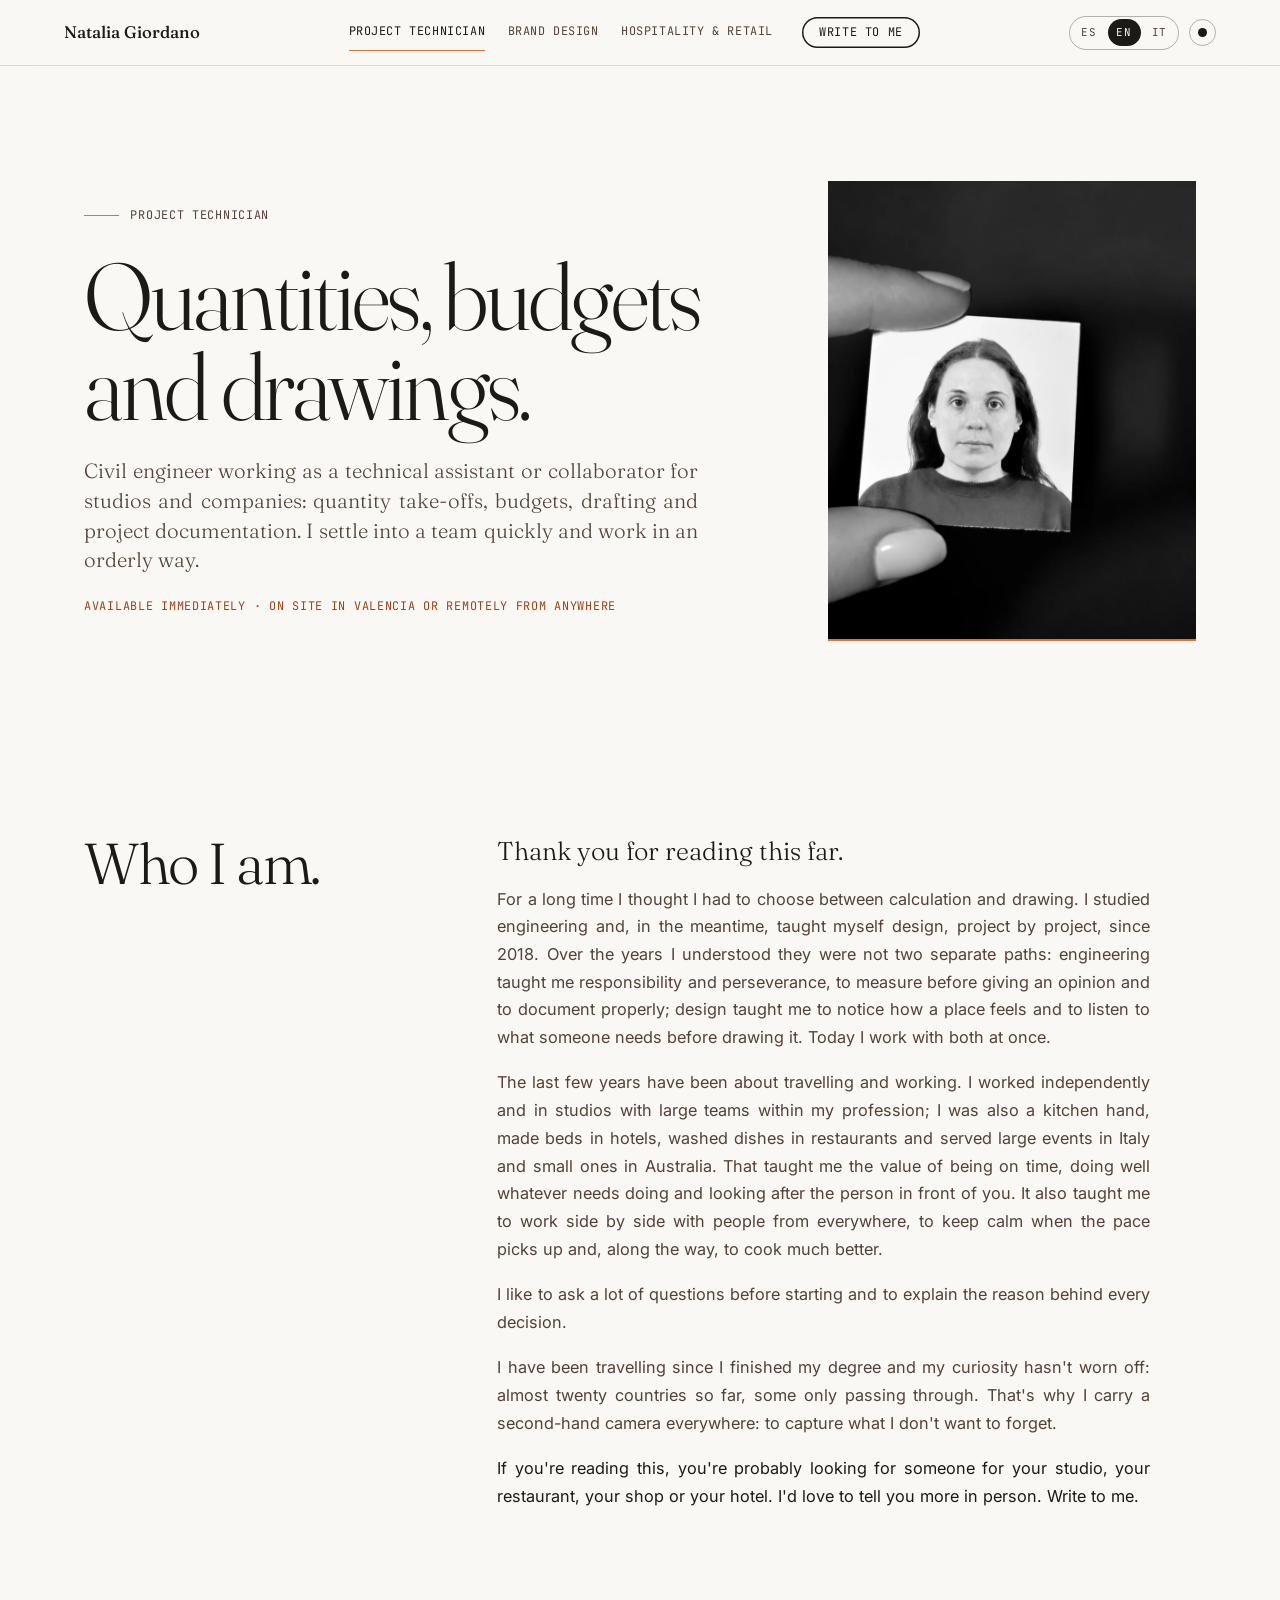
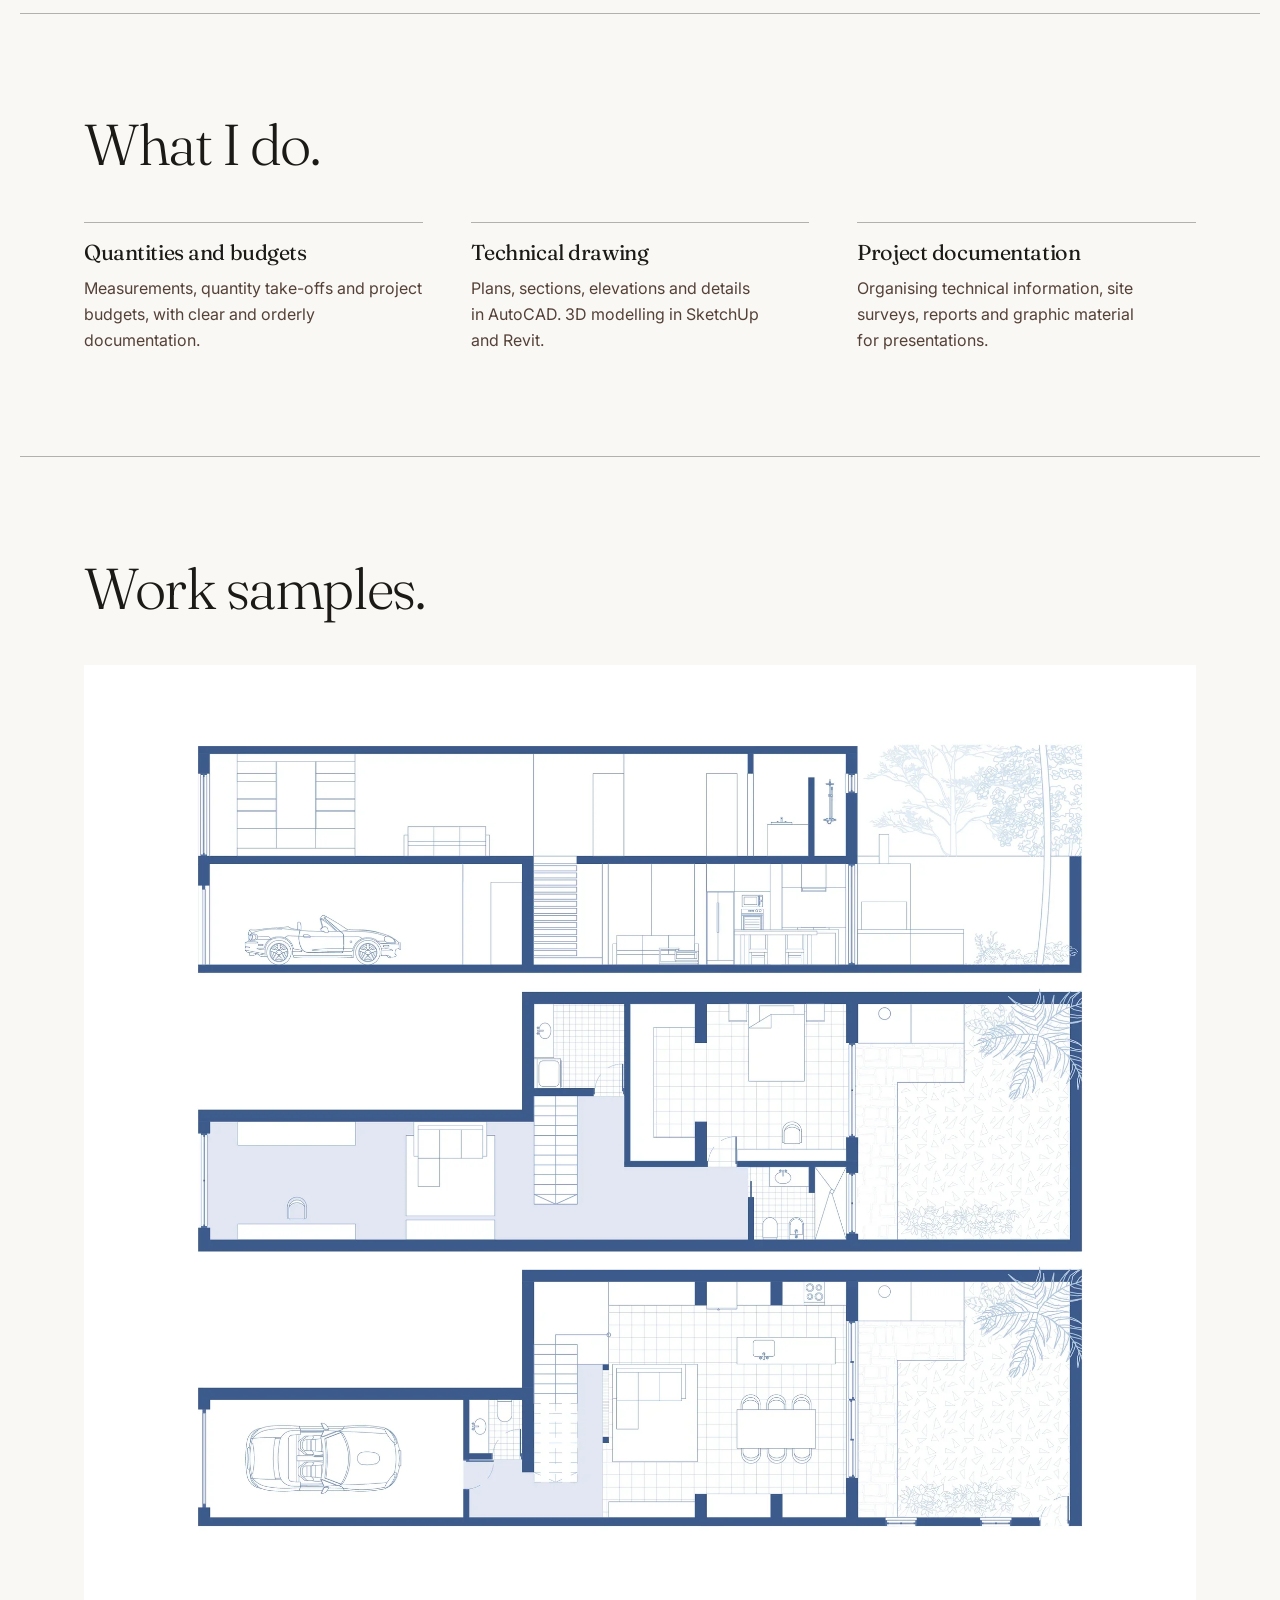
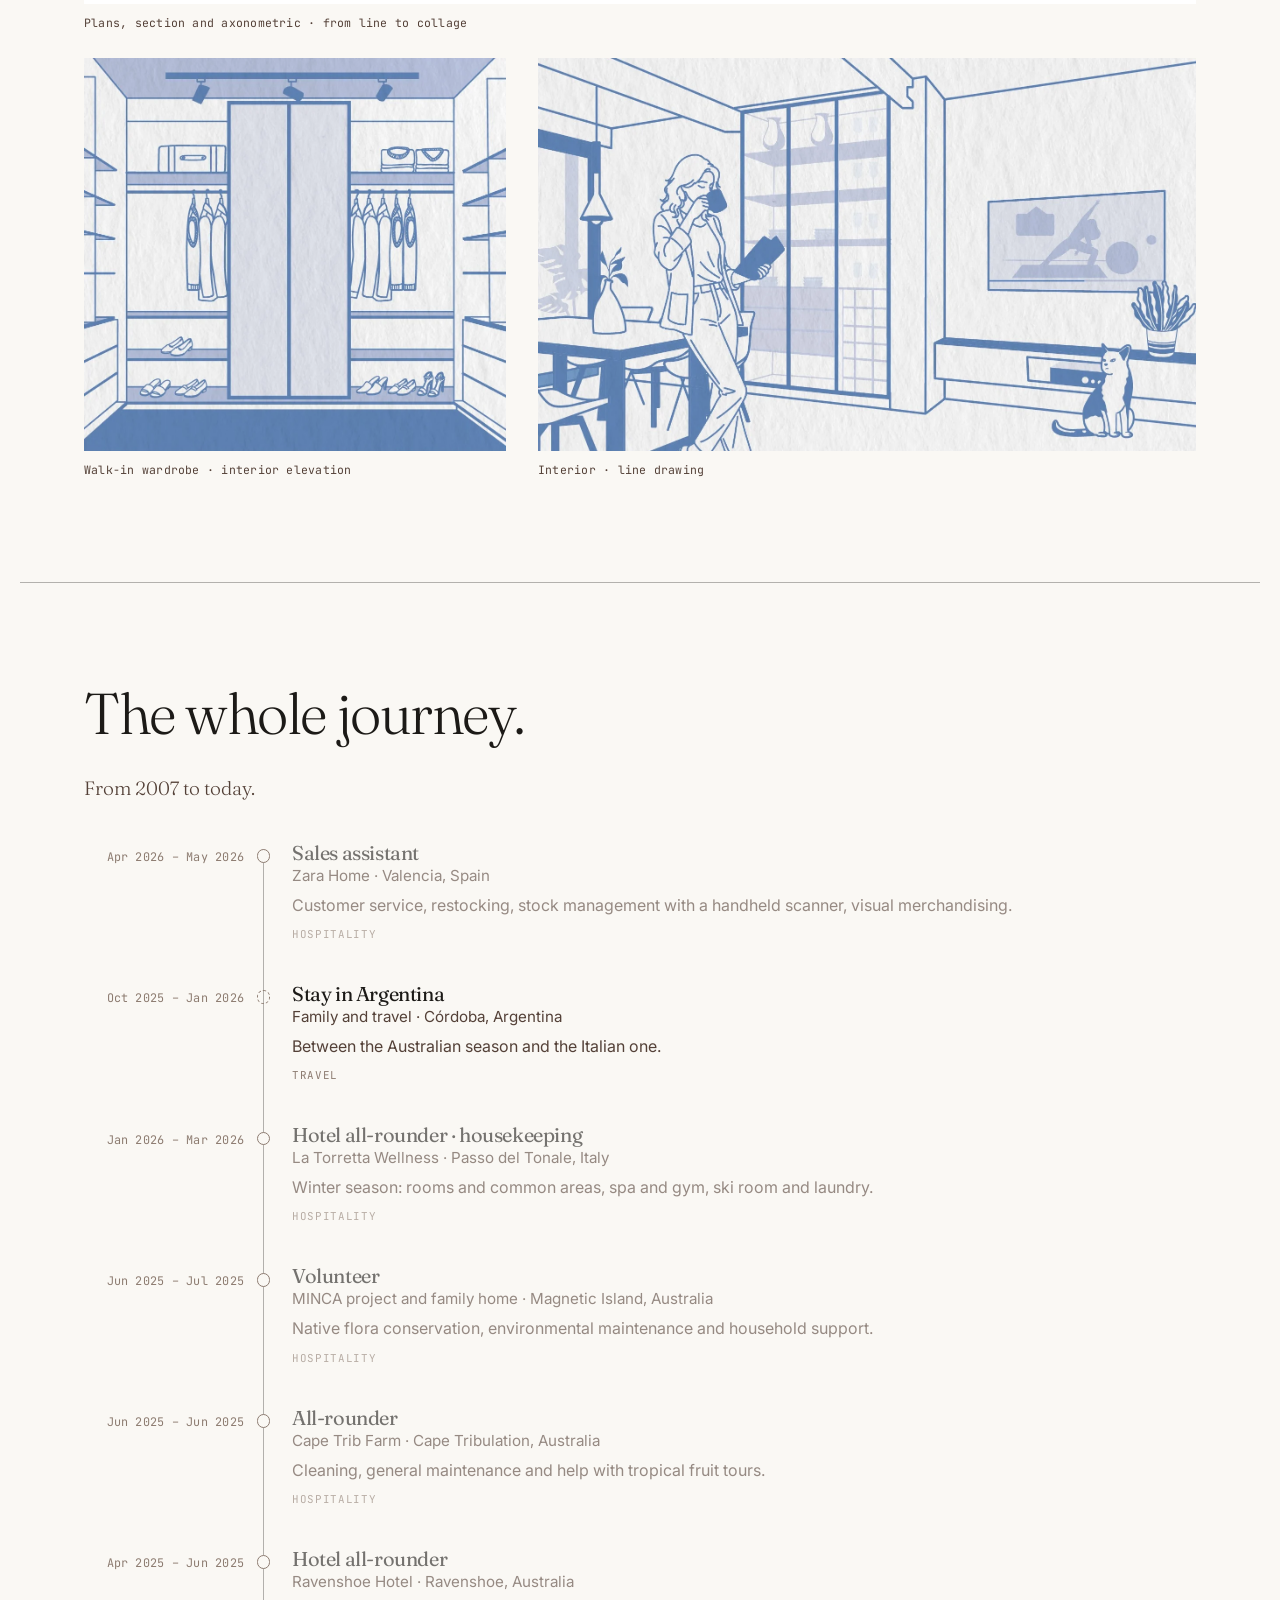
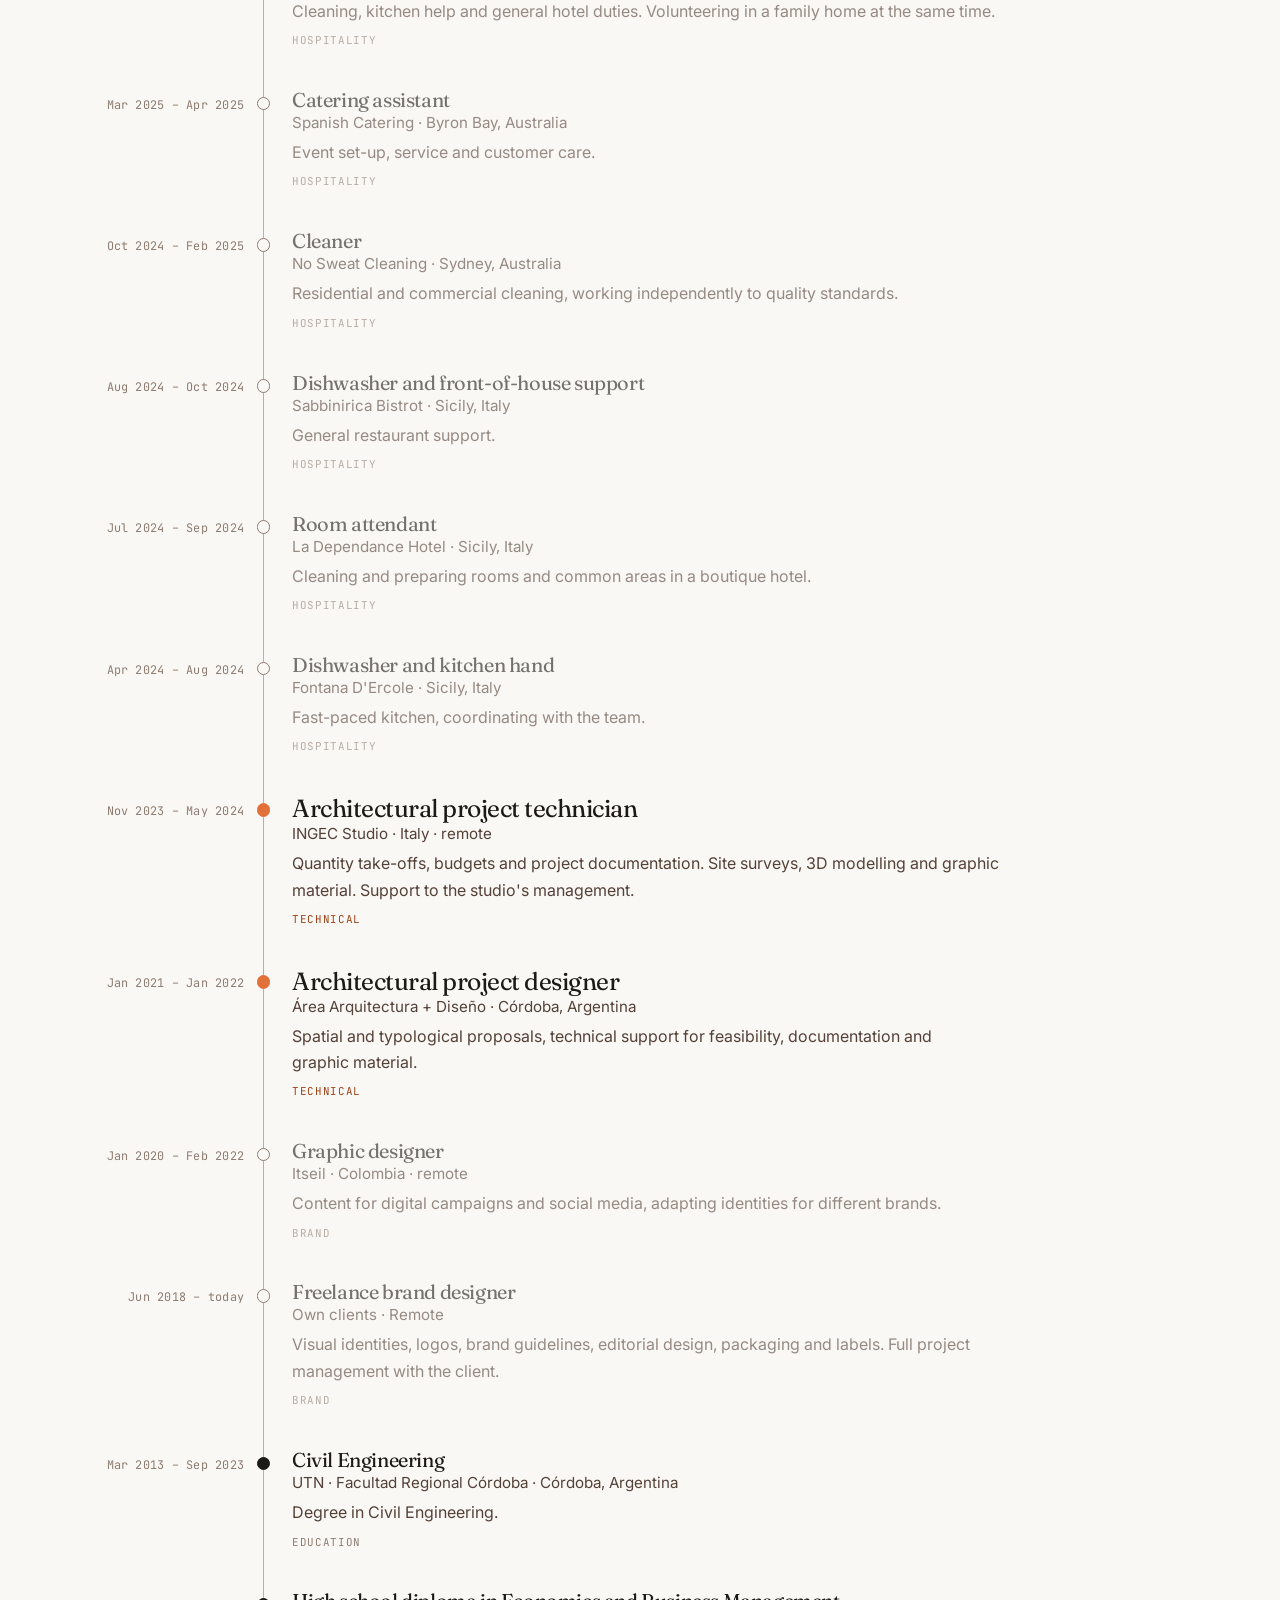
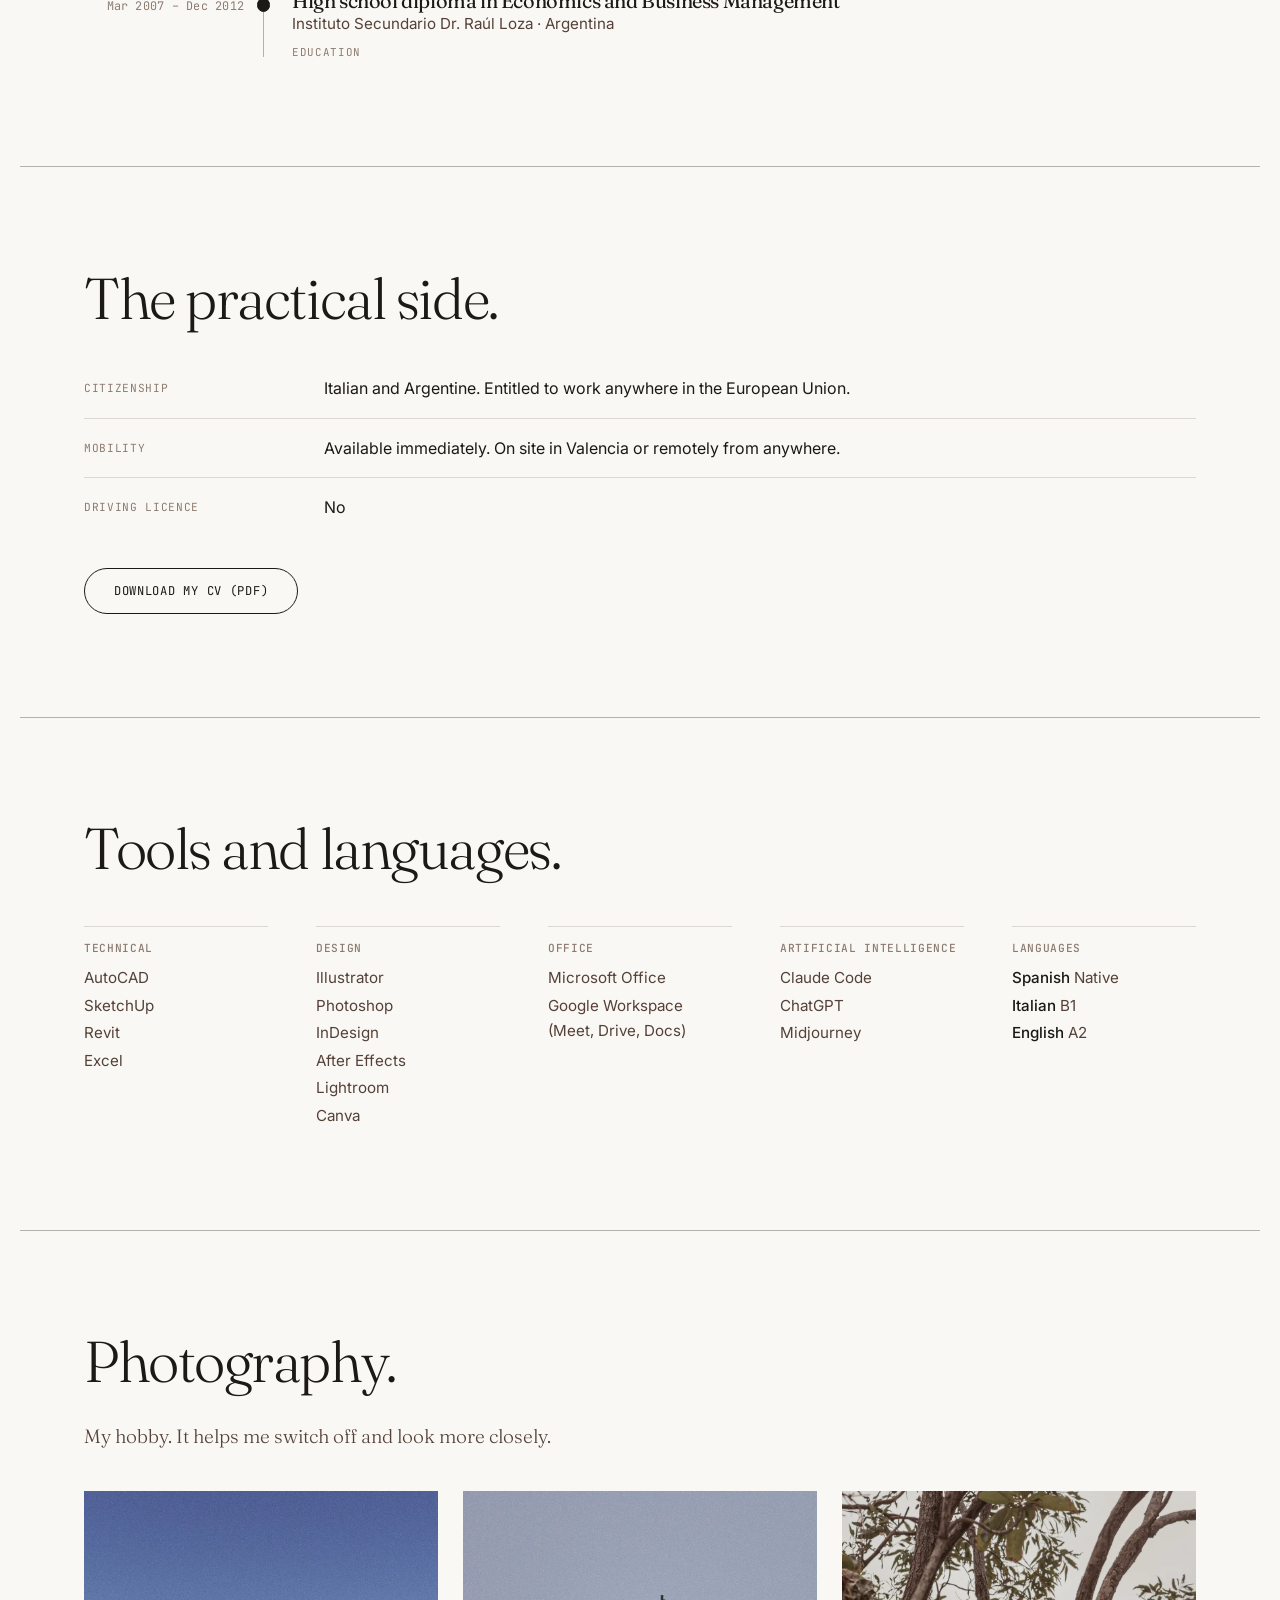
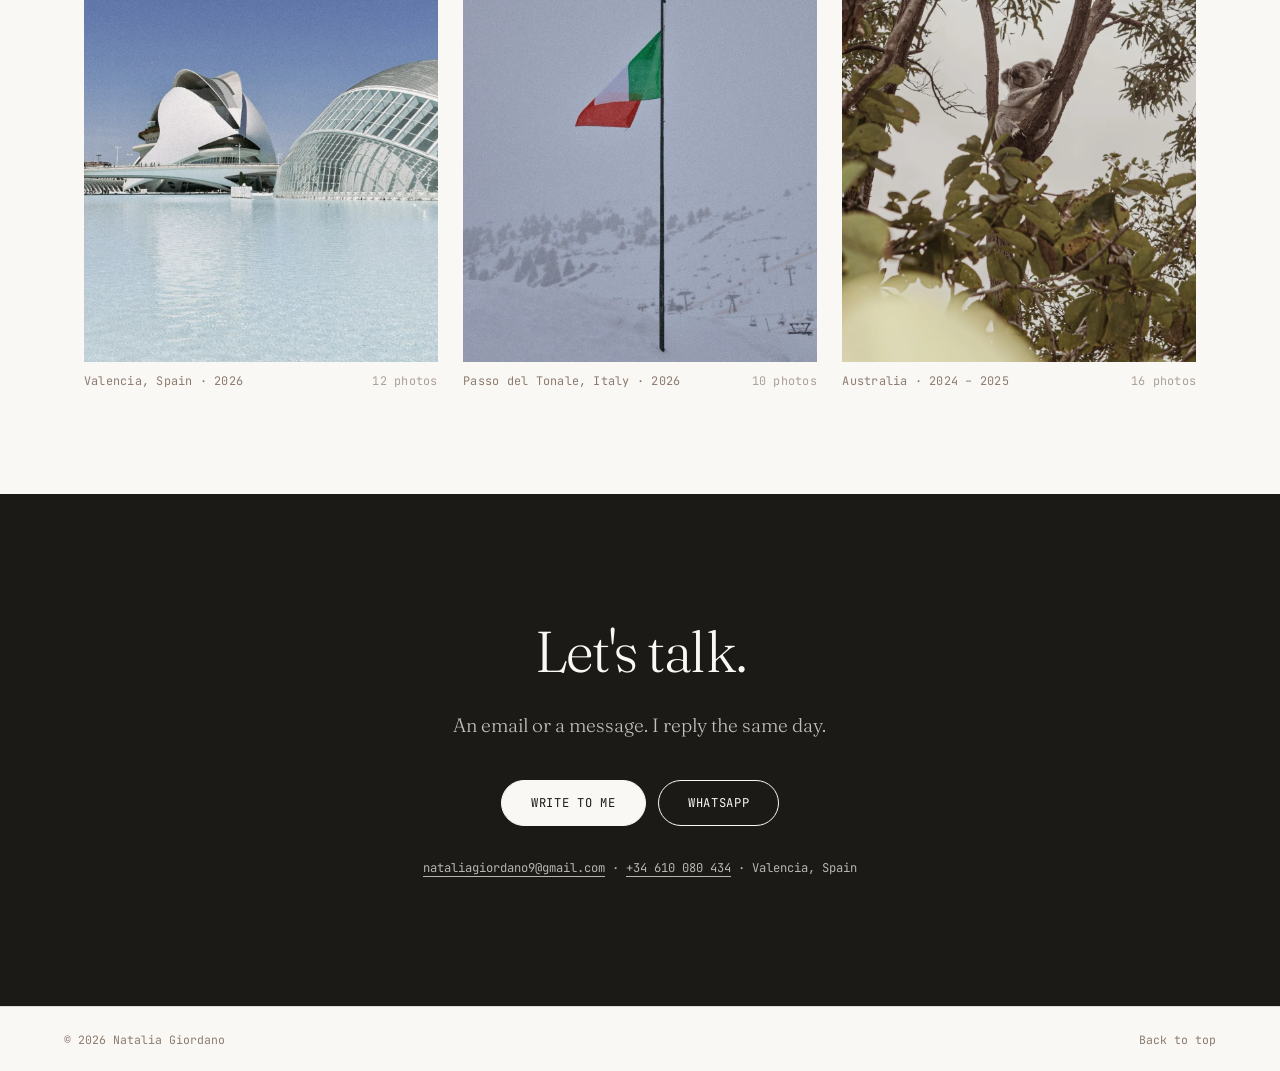
<file: en/tecnica.html>
<!DOCTYPE html>
<html lang="en" data-puerta="tecnica">
<head>
<meta charset="utf-8">
<meta name="viewport" content="width=device-width, initial-scale=1">
<title>Natalia Giordano — Project technician</title>
<meta name="description" content="Civil engineer working as a technical assistant or collaborator for studios and companies: quantity take-offs, budgets, drafting and project documentation. I settle into a team quickly and work in an orderly way.">
<meta property="og:title" content="Natalia Giordano — Project technician">
<meta property="og:description" content="Civil engineer working as a technical assistant or collaborator for studios and companies: quantity take-offs, budgets, drafting and project documentation. I settle into a team quickly and work in an orderly way.">
<meta property="og:type" content="profile">
<link rel="preconnect" href="https://fonts.googleapis.com">
<link rel="preconnect" href="https://fonts.gstatic.com" crossorigin>
<link rel="stylesheet" href="https://fonts.googleapis.com/css2?family=Fraunces:ital,opsz,wght@0,9..144,300;0,9..144,400;0,9..144,500;1,9..144,300&family=Inter:wght@400;500&family=JetBrains+Mono:wght@400;500&display=swap">
<link rel="stylesheet" href="../styles.css?v=20261107">
<link rel="icon" href="../assets/favicon.svg" type="image/svg+xml">
<link rel="alternate" hreflang="es" href="../tecnica.html"><link rel="alternate" hreflang="en" href="../en/tecnica.html"><link rel="alternate" hreflang="it" href="../it/tecnica.html">
<script src="../lib/tema.js?v=20261107"></script>
<script type="application/ld+json">
{"@context":"https://schema.org","@type":"Person","name":"Natalia Giordano","jobTitle":"Ingeniera civil · Técnica de proyectos · Diseñadora de marca","email":"mailto:nataliagiordano9@gmail.com","address":{"@type":"PostalAddress","addressLocality":"Valencia","addressCountry":"ES"}}
</script>
</head>
<body>
<a class="skip-link" href="#principal">Skip to content</a>
<header class="cab">
  <a class="cab-nombre" href="index.html">Natalia Giordano</a>
  <div class="cab-acciones">
    <div class="cab-idiomas" role="group" aria-label="Language"><a href="../tecnica.html" hreflang="es" lang="es">ES</a><a href="../en/tecnica.html" hreflang="en" lang="en" aria-current="true">EN</a><a href="../it/tecnica.html" hreflang="it" lang="it">IT</a></div>
    <button class="cab-tema" type="button" data-tema aria-label="Switch between light and dark mode" title="Light / dark mode"><span class="tema-icono" aria-hidden="true"></span></button>
    <button class="cab-menu" type="button" aria-expanded="false" aria-controls="nav-principal" data-menu>Menu</button>
  </div>
  <nav id="nav-principal" class="cab-nav" aria-label="Areas">
    <ul>
      <li><a href="tecnica.html" data-sector="tecnica" class="is-activa">Project technician</a></li><li><a href="marca.html" data-sector="marca">Brand design</a></li><li><a href="hosteleria.html" data-sector="hosteleria">Hospitality &amp; retail</a></li>
      <li><a href="#contacto" class="cab-contacto">Write to me</a></li>
    </ul>
  </nav>
</header>
<main><section class="hero hero-tecnica" id="principal">
  <div class="hero-int">
    <p class="hero-rotulo">Project technician</p>
    <h1 class="hero-titulo">Quantities, budgets and drawings.</h1>
    <p class="hero-linea">Civil engineer working as a technical assistant or collaborator for studios and companies: quantity take-offs, budgets, drafting and project documentation. I settle into a team quickly and work in an orderly way.</p>
    <p class="hero-disp mono">Available immediately · on site in Valencia or remotely from anywhere</p>
  </div>
  <div class="hero-foto hero-foto-doble">
    <img src="../assets/img/nati-carnet.webp" alt="Natalia Giordano" loading="eager">
    <img class="foto-alt" src="../assets/img/nati-sidney.webp" alt="" aria-hidden="true" loading="eager"></div>
</section>
<section class="bloque bloque-pres" id="quien">
  <h2 class="bloque-titulo">Who I am.</h2>
  <div class="pres"><p>Thank you for reading this far.</p><p>For a long time I thought I had to choose between calculation and drawing. I studied engineering and, in the meantime, taught myself design, project by project, since 2018. Over the years I understood they were not two separate paths: engineering taught me responsibility and perseverance, to measure before giving an opinion and to document properly; design taught me to notice how a place feels and to listen to what someone needs before drawing it. Today I work with both at once.</p><p>The last few years have been about travelling and working. I worked independently and in studios with large teams within my profession; I was also a kitchen hand, made beds in hotels, washed dishes in restaurants and served large events in Italy and small ones in Australia. That taught me the value of being on time, doing well whatever needs doing and looking after the person in front of you. It also taught me to work side by side with people from everywhere, to keep calm when the pace picks up and, along the way, to cook much better.</p><p>I like to ask a lot of questions before starting and to explain the reason behind every decision.</p><p>I have been travelling since I finished my degree and my curiosity hasn&#x27;t worn off: almost twenty countries so far, some only passing through. That&#x27;s why I carry a second-hand camera everywhere: to capture what I don&#x27;t want to forget.</p><p>If you&#x27;re reading this, you&#x27;re probably looking for someone for your studio, your restaurant, your shop or your hotel. I&#x27;d love to tell you more in person. Write to me.</p></div>
</section>
<section class="bloque bloque-pilares">
  <h2 class="bloque-titulo">What I do.</h2>
  <div class="pilares"><div class="pilar">
      <h3 class="pilar-nombre">Quantities and budgets</h3>
      <p>Measurements, quantity take-offs and project budgets, with clear and orderly documentation.</p>
    </div><div class="pilar">
      <h3 class="pilar-nombre">Technical drawing</h3>
      <p>Plans, sections, elevations and details in AutoCAD. 3D modelling in SketchUp and Revit.</p>
    </div><div class="pilar">
      <h3 class="pilar-nombre">Project documentation</h3>
      <p>Organising technical information, site surveys, reports and graphic material for presentations.</p>
    </div></div>
</section>
<section class="bloque bloque-muestras" id="trabajo">
  <h2 class="bloque-titulo">Work samples.</h2>
  <div class="muestras"><figure class="muestra muestra-fila" data-reveal><div class="muestra-img muestra-rota" data-rota tabindex="0" role="button" aria-label="Plans, section and axonometric · from line to collage: changes on its own; tap to go to the next one"><img src="../assets/img/tec-plantas-linea-h.webp" width="2200" height="1857" alt="Plans, section and axonometric · from line to collage, view 1" loading="lazy" decoding="async" class=is-on><img src="../assets/img/tec-plantas-color-h.webp" width="2200" height="1857" alt="Plans, section and axonometric · from line to collage, view 2" loading="lazy" decoding="async"><img src="../assets/img/tec-axonometria-h.webp" width="2200" height="1857" alt="Plans, section and axonometric · from line to collage, view 3" loading="lazy" decoding="async"></div><figcaption>Plans, section and axonometric · from line to collage</figcaption></figure><div class="muestras-par" style="grid-template-columns:1.0747fr 1.6756fr"><figure class="muestra muestra-par" data-reveal><div class="muestra-img ajuste-contener"><img src="../assets/img/tec-vestidor.webp" width="964" height="897" alt="Walk-in wardrobe · interior elevation" loading="lazy" decoding="async"></div><figcaption>Walk-in wardrobe · interior elevation</figcaption></figure><figure class="muestra muestra-par" data-reveal><div class="muestra-img ajuste-contener"><img src="../assets/img/tec-interior.webp" width="1503" height="897" alt="Interior · line drawing" loading="lazy" decoding="async"></div><figcaption>Interior · line drawing</figcaption></figure></div></div>
</section>
<section class="bloque bloque-tl" id="trayectoria">
  <h2 class="bloque-titulo">The whole journey.</h2>
  <p class="bloque-linea">From 2007 to today.</p>
  <ol class="tl"><li class="tl-item sector-hosteleria" data-reveal>
      <span class="tl-fecha">Apr 2026 – May 2026</span>
      <span class="tl-punto" aria-hidden="true"></span>
      <div class="tl-cuerpo">
        <h3 class="tl-puesto">Sales assistant</h3>
        <p class="tl-empresa">Zara Home · Valencia, Spain</p>
        <p class="tl-tareas">Customer service, restocking, stock management with a handheld scanner, visual merchandising.</p>
        <span class="tl-sector">Hospitality</span>
      </div>
    </li><li class="tl-item sector-viaje" data-reveal>
      <span class="tl-fecha">Oct 2025 – Jan 2026</span>
      <span class="tl-punto" aria-hidden="true"></span>
      <div class="tl-cuerpo">
        <h3 class="tl-puesto">Stay in Argentina</h3>
        <p class="tl-empresa">Family and travel · Córdoba, Argentina</p>
        <p class="tl-tareas">Between the Australian season and the Italian one.</p>
        <span class="tl-sector">Travel</span>
      </div>
    </li><li class="tl-item sector-hosteleria" data-reveal>
      <span class="tl-fecha">Jan 2026 – Mar 2026</span>
      <span class="tl-punto" aria-hidden="true"></span>
      <div class="tl-cuerpo">
        <h3 class="tl-puesto">Hotel all-rounder · housekeeping</h3>
        <p class="tl-empresa">La Torretta Wellness · Passo del Tonale, Italy</p>
        <p class="tl-tareas">Winter season: rooms and common areas, spa and gym, ski room and laundry.</p>
        <span class="tl-sector">Hospitality</span>
      </div>
    </li><li class="tl-item sector-hosteleria" data-reveal>
      <span class="tl-fecha">Jun 2025 – Jul 2025</span>
      <span class="tl-punto" aria-hidden="true"></span>
      <div class="tl-cuerpo">
        <h3 class="tl-puesto">Volunteer</h3>
        <p class="tl-empresa">MINCA project and family home · Magnetic Island, Australia</p>
        <p class="tl-tareas">Native flora conservation, environmental maintenance and household support.</p>
        <span class="tl-sector">Hospitality</span>
      </div>
    </li><li class="tl-item sector-hosteleria" data-reveal>
      <span class="tl-fecha">Jun 2025 – Jun 2025</span>
      <span class="tl-punto" aria-hidden="true"></span>
      <div class="tl-cuerpo">
        <h3 class="tl-puesto">All-rounder</h3>
        <p class="tl-empresa">Cape Trib Farm · Cape Tribulation, Australia</p>
        <p class="tl-tareas">Cleaning, general maintenance and help with tropical fruit tours.</p>
        <span class="tl-sector">Hospitality</span>
      </div>
    </li><li class="tl-item sector-hosteleria" data-reveal>
      <span class="tl-fecha">Apr 2025 – Jun 2025</span>
      <span class="tl-punto" aria-hidden="true"></span>
      <div class="tl-cuerpo">
        <h3 class="tl-puesto">Hotel all-rounder</h3>
        <p class="tl-empresa">Ravenshoe Hotel · Ravenshoe, Australia</p>
        <p class="tl-tareas">Cleaning, kitchen help and general hotel duties. Volunteering in a family home at the same time.</p>
        <span class="tl-sector">Hospitality</span>
      </div>
    </li><li class="tl-item sector-hosteleria" data-reveal>
      <span class="tl-fecha">Mar 2025 – Apr 2025</span>
      <span class="tl-punto" aria-hidden="true"></span>
      <div class="tl-cuerpo">
        <h3 class="tl-puesto">Catering assistant</h3>
        <p class="tl-empresa">Spanish Catering · Byron Bay, Australia</p>
        <p class="tl-tareas">Event set-up, service and customer care.</p>
        <span class="tl-sector">Hospitality</span>
      </div>
    </li><li class="tl-item sector-hosteleria" data-reveal>
      <span class="tl-fecha">Oct 2024 – Feb 2025</span>
      <span class="tl-punto" aria-hidden="true"></span>
      <div class="tl-cuerpo">
        <h3 class="tl-puesto">Cleaner</h3>
        <p class="tl-empresa">No Sweat Cleaning · Sydney, Australia</p>
        <p class="tl-tareas">Residential and commercial cleaning, working independently to quality standards.</p>
        <span class="tl-sector">Hospitality</span>
      </div>
    </li><li class="tl-item sector-hosteleria" data-reveal>
      <span class="tl-fecha">Aug 2024 – Oct 2024</span>
      <span class="tl-punto" aria-hidden="true"></span>
      <div class="tl-cuerpo">
        <h3 class="tl-puesto">Dishwasher and front-of-house support</h3>
        <p class="tl-empresa">Sabbinirica Bistrot · Sicily, Italy</p>
        <p class="tl-tareas">General restaurant support.</p>
        <span class="tl-sector">Hospitality</span>
      </div>
    </li><li class="tl-item sector-hosteleria" data-reveal>
      <span class="tl-fecha">Jul 2024 – Sep 2024</span>
      <span class="tl-punto" aria-hidden="true"></span>
      <div class="tl-cuerpo">
        <h3 class="tl-puesto">Room attendant</h3>
        <p class="tl-empresa">La Dependance Hotel · Sicily, Italy</p>
        <p class="tl-tareas">Cleaning and preparing rooms and common areas in a boutique hotel.</p>
        <span class="tl-sector">Hospitality</span>
      </div>
    </li><li class="tl-item sector-hosteleria" data-reveal>
      <span class="tl-fecha">Apr 2024 – Aug 2024</span>
      <span class="tl-punto" aria-hidden="true"></span>
      <div class="tl-cuerpo">
        <h3 class="tl-puesto">Dishwasher and kitchen hand</h3>
        <p class="tl-empresa">Fontana D&#x27;Ercole · Sicily, Italy</p>
        <p class="tl-tareas">Fast-paced kitchen, coordinating with the team.</p>
        <span class="tl-sector">Hospitality</span>
      </div>
    </li><li class="tl-item sector-tecnica is-propio" data-reveal>
      <span class="tl-fecha">Nov 2023 – May 2024</span>
      <span class="tl-punto" aria-hidden="true"></span>
      <div class="tl-cuerpo">
        <h3 class="tl-puesto">Architectural project technician</h3>
        <p class="tl-empresa">INGEC Studio · Italy · remote</p>
        <p class="tl-tareas">Quantity take-offs, budgets and project documentation. Site surveys, 3D modelling and graphic material. Support to the studio&#x27;s management.</p>
        <span class="tl-sector">Technical</span>
      </div>
    </li><li class="tl-item sector-tecnica is-propio" data-reveal>
      <span class="tl-fecha">Jan 2021 – Jan 2022</span>
      <span class="tl-punto" aria-hidden="true"></span>
      <div class="tl-cuerpo">
        <h3 class="tl-puesto">Architectural project designer</h3>
        <p class="tl-empresa">Área Arquitectura + Diseño · Córdoba, Argentina</p>
        <p class="tl-tareas">Spatial and typological proposals, technical support for feasibility, documentation and graphic material.</p>
        <span class="tl-sector">Technical</span>
      </div>
    </li><li class="tl-item sector-marca" data-reveal>
      <span class="tl-fecha">Jan 2020 – Feb 2022</span>
      <span class="tl-punto" aria-hidden="true"></span>
      <div class="tl-cuerpo">
        <h3 class="tl-puesto">Graphic designer</h3>
        <p class="tl-empresa">Itseil · Colombia · remote</p>
        <p class="tl-tareas">Content for digital campaigns and social media, adapting identities for different brands.</p>
        <span class="tl-sector">Brand</span>
      </div>
    </li><li class="tl-item sector-marca" data-reveal>
      <span class="tl-fecha">Jun 2018 – today</span>
      <span class="tl-punto" aria-hidden="true"></span>
      <div class="tl-cuerpo">
        <h3 class="tl-puesto">Freelance brand designer</h3>
        <p class="tl-empresa">Own clients · Remote</p>
        <p class="tl-tareas">Visual identities, logos, brand guidelines, editorial design, packaging and labels. Full project management with the client.</p>
        <span class="tl-sector">Brand</span>
      </div>
    </li><li class="tl-item sector-formacion" data-reveal>
      <span class="tl-fecha">Mar 2013 – Sep 2023</span>
      <span class="tl-punto" aria-hidden="true"></span>
      <div class="tl-cuerpo">
        <h3 class="tl-puesto">Civil Engineering</h3>
        <p class="tl-empresa">UTN · Facultad Regional Córdoba · Córdoba, Argentina</p>
        <p class="tl-tareas">Degree in Civil Engineering.</p>
        <span class="tl-sector">Education</span>
      </div>
    </li><li class="tl-item sector-formacion" data-reveal>
      <span class="tl-fecha">Mar 2007 – Dec 2012</span>
      <span class="tl-punto" aria-hidden="true"></span>
      <div class="tl-cuerpo">
        <h3 class="tl-puesto">High school diploma in Economics and Business Management</h3>
        <p class="tl-empresa">Instituto Secundario Dr. Raúl Loza · Argentina</p>
        
        <span class="tl-sector">Education</span>
      </div>
    </li></ol>
</section>
<section class="bloque bloque-ficha" id="ficha">
  <h2 class="bloque-titulo">The practical side.</h2>
  <dl class="ficha"><div class="ficha-fila"><dt>Citizenship</dt><dd>Italian and Argentine. Entitled to work anywhere in the European Union.</dd></div><div class="ficha-fila"><dt>Mobility</dt><dd>Available immediately. On site in Valencia or remotely from anywhere.</dd></div><div class="ficha-fila"><dt>Driving licence</dt><dd>No</dd></div></dl>
  <p class="ficha-cv"><a class="btn btn-borde" href="../assets/cv/CV-Natalia-Giordano-en.pdf" download>Download my CV (PDF)</a></p>
</section>
<section class="bloque bloque-herr" id="herramientas">
  <h2 class="bloque-titulo">Tools and languages.</h2>
  <div class="herr"><div class="herr-grupo">
      <h3 class="herr-nombre">Technical</h3>
      <ul><li>AutoCAD</li><li>SketchUp</li><li>Revit</li><li>Excel</li></ul>
    </div><div class="herr-grupo">
      <h3 class="herr-nombre">Design</h3>
      <ul><li>Illustrator</li><li>Photoshop</li><li>InDesign</li><li>After Effects</li><li>Lightroom</li><li>Canva</li></ul>
    </div><div class="herr-grupo">
      <h3 class="herr-nombre">Office</h3>
      <ul><li>Microsoft Office</li><li>Google Workspace (Meet, Drive, Docs)</li></ul>
    </div><div class="herr-grupo">
      <h3 class="herr-nombre">Artificial intelligence</h3>
      <ul><li>Claude Code</li><li>ChatGPT</li><li>Midjourney</li></ul>
    </div>
    <div class="herr-grupo">
      <h3 class="herr-nombre">Languages</h3>
      <ul class="idiomas"><li><strong>Spanish</strong> Native</li><li><strong>Italian</strong> B1</li><li><strong>English</strong> A2</li></ul>
    </div>
  </div>
</section>
<section class="bloque bloque-foto" id="fotografia">
  <h2 class="bloque-titulo">Photography.</h2>
  <p class="bloque-linea">My hobby. It helps me switch off and look more closely.</p>
  <div class="series"><figure class="serie" data-serie data-reveal style="--desfase:0ms">
      <div class="serie-marco"><img src="../assets/img/foto-valencia-1.webp" alt="Valencia, Spain · 2026" loading="lazy" decoding="async" class=is-on><img src="../assets/img/foto-valencia-2.webp" alt="Valencia, Spain · 2026" loading="lazy" decoding="async"><img src="../assets/img/foto-valencia-3.webp" alt="Valencia, Spain · 2026" loading="lazy" decoding="async"><img src="../assets/img/foto-valencia-4.webp" alt="Valencia, Spain · 2026" loading="lazy" decoding="async"><img src="../assets/img/foto-valencia-5.webp" alt="Valencia, Spain · 2026" loading="lazy" decoding="async"><img src="../assets/img/foto-valencia-6.webp" alt="Valencia, Spain · 2026" loading="lazy" decoding="async"><img src="../assets/img/foto-valencia-7.webp" alt="Valencia, Spain · 2026" loading="lazy" decoding="async"><img src="../assets/img/foto-valencia-12.webp" alt="Valencia, Spain · 2026" loading="lazy" decoding="async"><img src="../assets/img/foto-valencia-8.webp" alt="Valencia, Spain · 2026" loading="lazy" decoding="async"><img src="../assets/img/foto-valencia-9.webp" alt="Valencia, Spain · 2026" loading="lazy" decoding="async"><img src="../assets/img/foto-valencia-10.webp" alt="Valencia, Spain · 2026" loading="lazy" decoding="async"><img src="../assets/img/foto-valencia-11.webp" alt="Valencia, Spain · 2026" loading="lazy" decoding="async"></div>
      <figcaption class="mono">Valencia, Spain · 2026 <span class="serie-n">12 photos</span></figcaption>
    </figure><figure class="serie" data-serie data-reveal style="--desfase:2200ms">
      <div class="serie-marco"><img src="../assets/img/foto-tonale-bandera.webp" alt="Passo del Tonale, Italy · 2026" loading="lazy" decoding="async" class=is-on><img src="../assets/img/foto-tonale-esquis.webp" alt="Passo del Tonale, Italy · 2026" loading="lazy" decoding="async"><img src="../assets/img/foto-tonale-2.webp" alt="Passo del Tonale, Italy · 2026" loading="lazy" decoding="async"><img src="../assets/img/foto-tonale-retrato.webp" alt="Passo del Tonale, Italy · 2026" loading="lazy" decoding="async"><img src="../assets/img/foto-tonale-3.webp" alt="Passo del Tonale, Italy · 2026" loading="lazy" decoding="async"><img src="../assets/img/foto-tonale-valle.webp" alt="Passo del Tonale, Italy · 2026" loading="lazy" decoding="async"><img src="../assets/img/foto-tonale-6.webp" alt="Passo del Tonale, Italy · 2026" loading="lazy" decoding="async"><img src="../assets/img/foto-tonale-1.webp" alt="Passo del Tonale, Italy · 2026" loading="lazy" decoding="async"><img src="../assets/img/foto-tonale-pico.webp" alt="Passo del Tonale, Italy · 2026" loading="lazy" decoding="async"><img src="../assets/img/foto-tonale-4.webp" alt="Passo del Tonale, Italy · 2026" loading="lazy" decoding="async"></div>
      <figcaption class="mono">Passo del Tonale, Italy · 2026 <span class="serie-n">10 photos</span></figcaption>
    </figure><figure class="serie" data-serie data-reveal style="--desfase:4400ms">
      <div class="serie-marco"><img src="../assets/img/foto-australia-1.webp" alt="Australia · 2024 – 2025" loading="lazy" decoding="async" class=is-on><img src="../assets/img/foto-au-ballena.webp" alt="Australia · 2024 – 2025" loading="lazy" decoding="async"><img src="../assets/img/foto-au-medusa.webp" alt="Australia · 2024 – 2025" loading="lazy" decoding="async"><img src="../assets/img/foto-australia-2.webp" alt="Australia · 2024 – 2025" loading="lazy" decoding="async"><img src="../assets/img/foto-au-opera-1.webp" alt="Australia · 2024 – 2025" loading="lazy" decoding="async"><img src="../assets/img/foto-au-delfines.webp" alt="Australia · 2024 – 2025" loading="lazy" decoding="async"><img src="../assets/img/foto-au-surf-2.webp" alt="Australia · 2024 – 2025" loading="lazy" decoding="async"><img src="../assets/img/foto-au-ola.webp" alt="Australia · 2024 – 2025" loading="lazy" decoding="async"><img src="../assets/img/foto-australia-4.webp" alt="Australia · 2024 – 2025" loading="lazy" decoding="async"><img src="../assets/img/foto-au-opera-2.webp" alt="Australia · 2024 – 2025" loading="lazy" decoding="async"><img src="../assets/img/foto-au-playa-3.webp" alt="Australia · 2024 – 2025" loading="lazy" decoding="async"><img src="../assets/img/foto-australia-5.webp" alt="Australia · 2024 – 2025" loading="lazy" decoding="async"><img src="../assets/img/foto-au-playa-4.webp" alt="Australia · 2024 – 2025" loading="lazy" decoding="async"><img src="../assets/img/foto-australia-6.webp" alt="Australia · 2024 – 2025" loading="lazy" decoding="async"><img src="../assets/img/foto-au-camping.webp" alt="Australia · 2024 – 2025" loading="lazy" decoding="async"><img src="../assets/img/foto-au-playa-2.webp" alt="Australia · 2024 – 2025" loading="lazy" decoding="async"></div>
      <figcaption class="mono">Australia · 2024 – 2025 <span class="serie-n">16 photos</span></figcaption>
    </figure></div>
</section>
<section class="bloque bloque-contacto inv" id="contacto">
  <h2 class="bloque-titulo">Let&#x27;s talk.</h2>
  <p class="bloque-linea">An email or a message. I reply the same day.</p>
  <div class="contacto-botones">
    <a class="btn btn-blanco" href="mailto:nataliagiordano9@gmail.com?subject=Project%20technician" data-iman data-correo="nataliagiordano9@gmail.com" data-asunto="Project technician" data-l-titulo="Write to" data-l-copiar="Copy" data-l-copiado="Email copied" data-l-gmail="Open in Gmail" data-l-outlook="Open in Outlook" data-l-app="Mail app" data-l-cerrar="Close">Write to me</a>
    <a class="btn btn-borde" href="https://wa.me/34610080434?text=Hi%20Natalia%2C%20I%20saw%20your%20portfolio%20and%20I%27d%20like%20to%20get%20in%20touch." target="_blank" rel="noopener" data-iman>WhatsApp</a>
  </div>
  <p class="contacto-datos"><a href="mailto:nataliagiordano9@gmail.com?subject=Project%20technician" data-correo="nataliagiordano9@gmail.com" data-asunto="Project technician" data-l-titulo="Write to" data-l-copiar="Copy" data-l-copiado="Email copied" data-l-gmail="Open in Gmail" data-l-outlook="Open in Outlook" data-l-app="Mail app" data-l-cerrar="Close">nataliagiordano9@gmail.com</a> · <a href="https://wa.me/34610080434?text=Hi%20Natalia%2C%20I%20saw%20your%20portfolio%20and%20I%27d%20like%20to%20get%20in%20touch." target="_blank" rel="noopener">+34 610 080 434</a> · Valencia, Spain</p>
</section>
</main><footer class="pie">
  <span>© 2026 Natalia Giordano</span>
  <a href="#principal">Back to top</a>
</footer>
<script defer src="../lib/manifest.js?v=20261107"></script>
<script defer src="../main.js?v=20261107"></script>
</body>
</html>
</file>
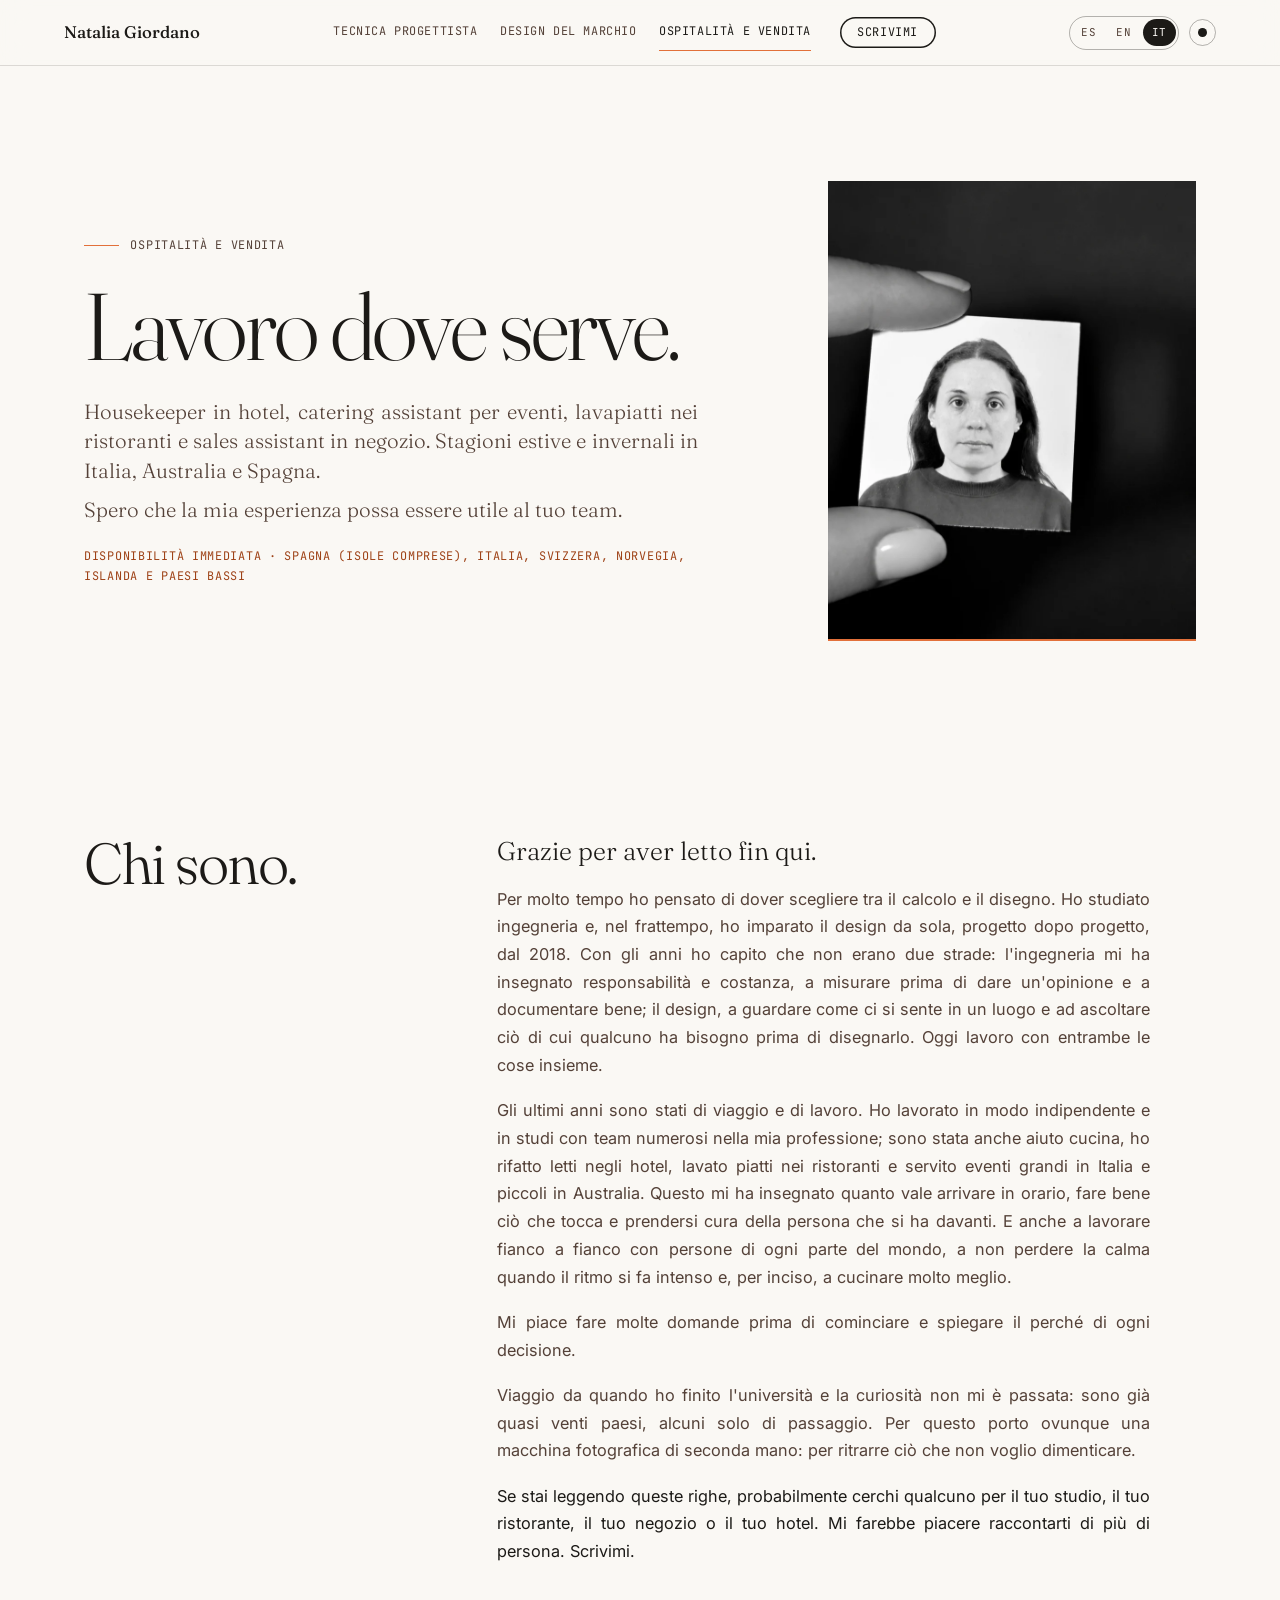
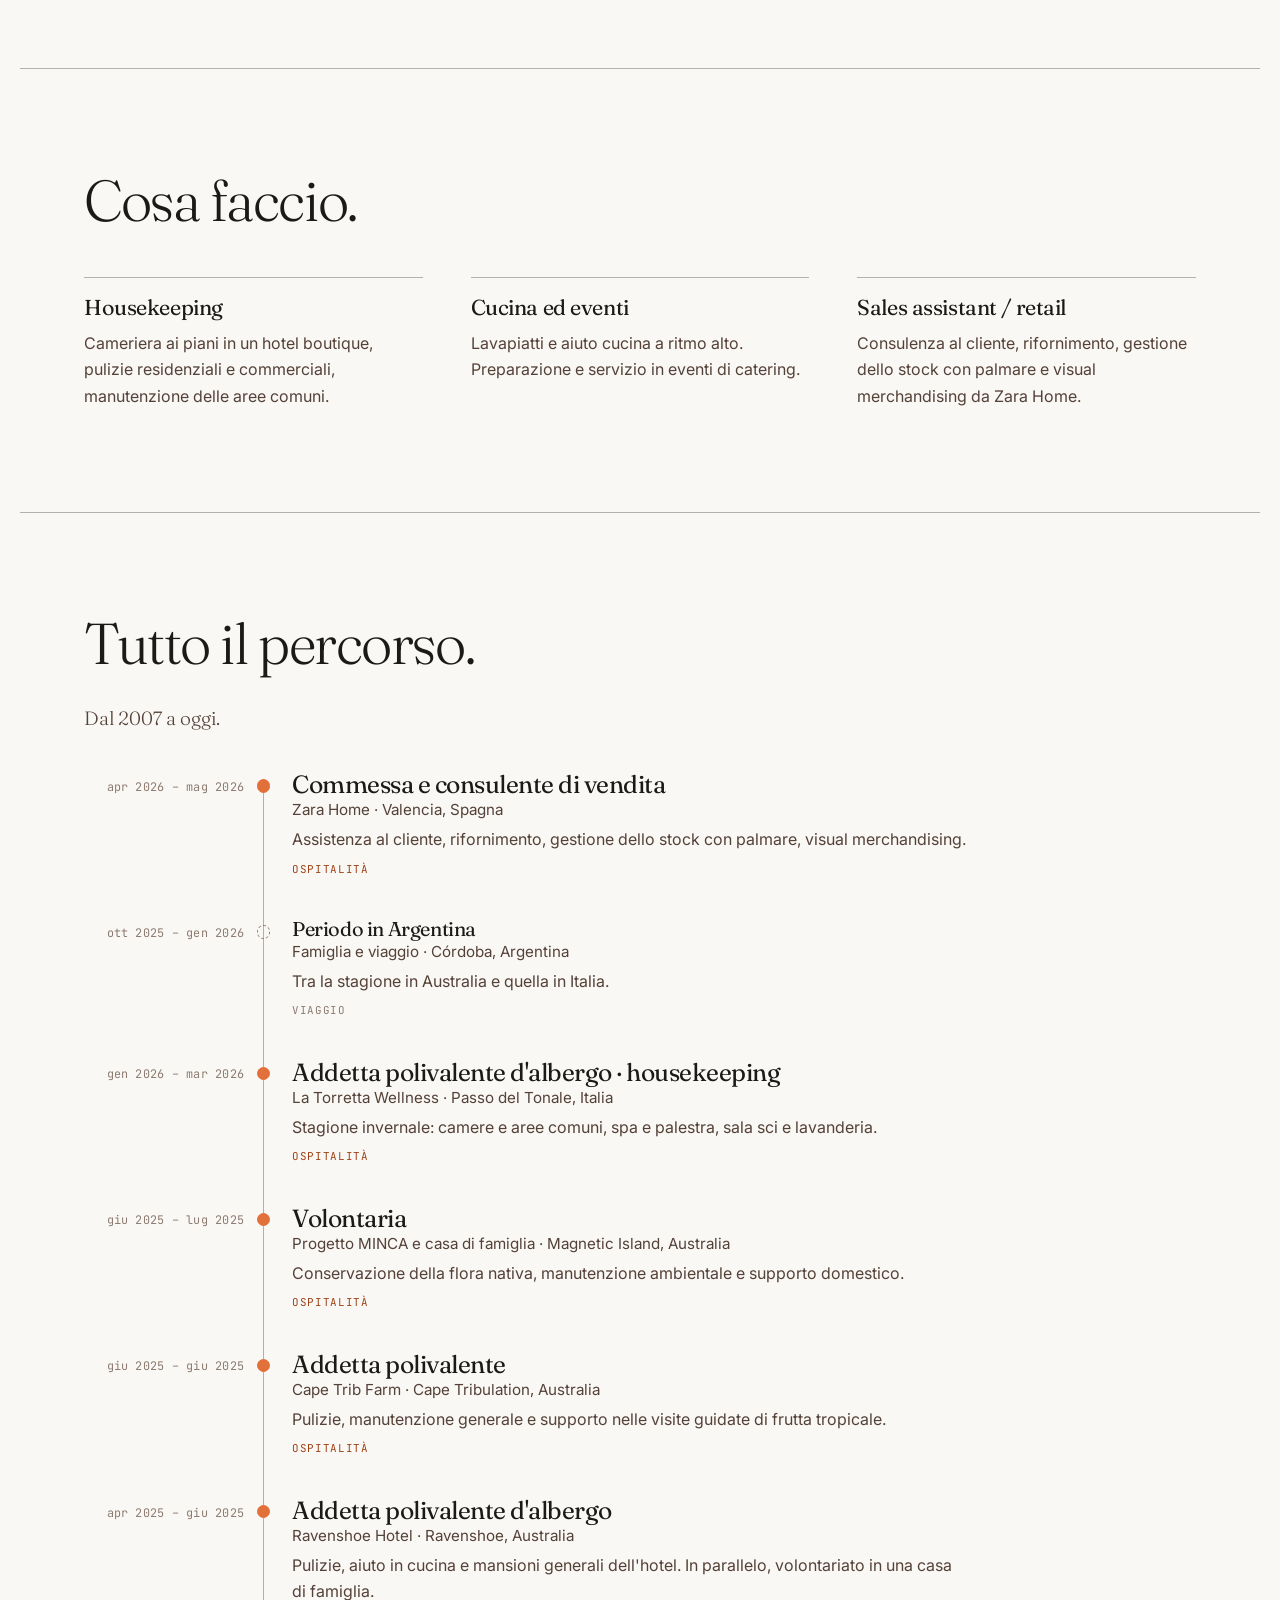
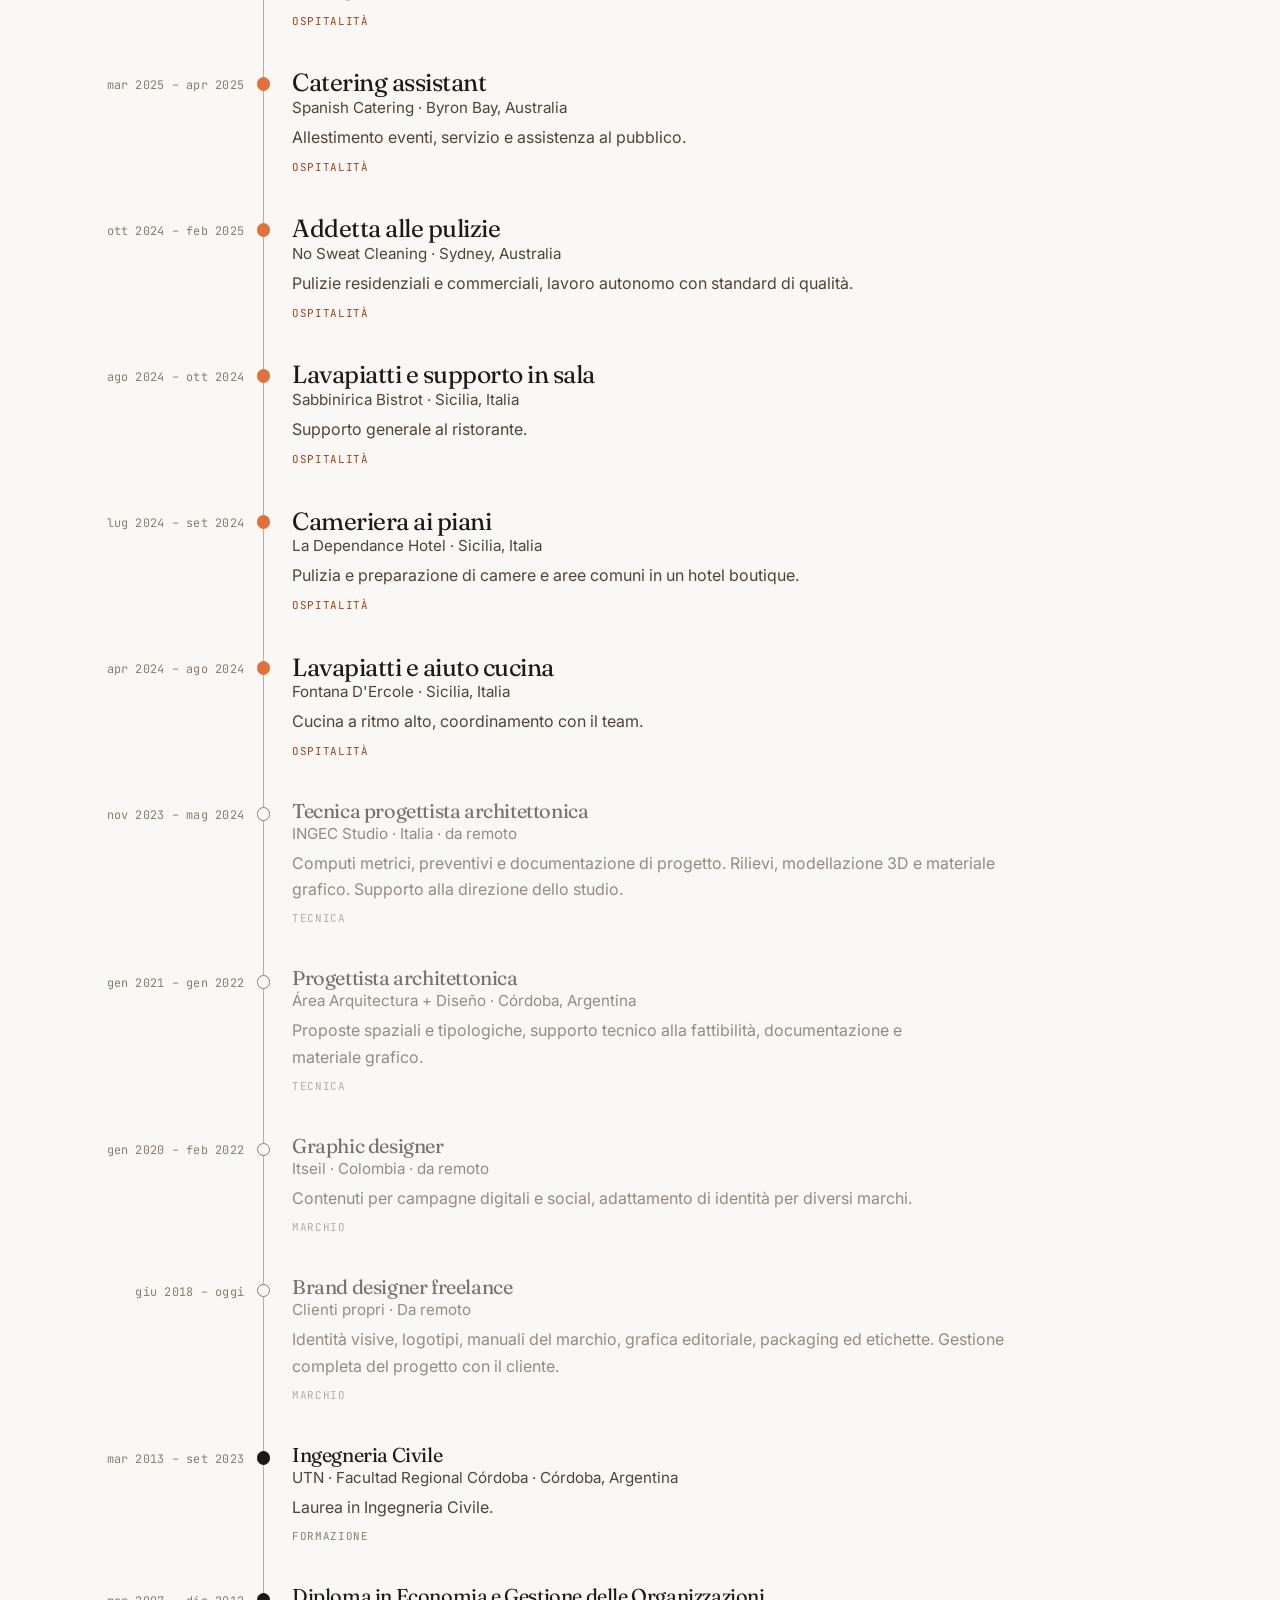
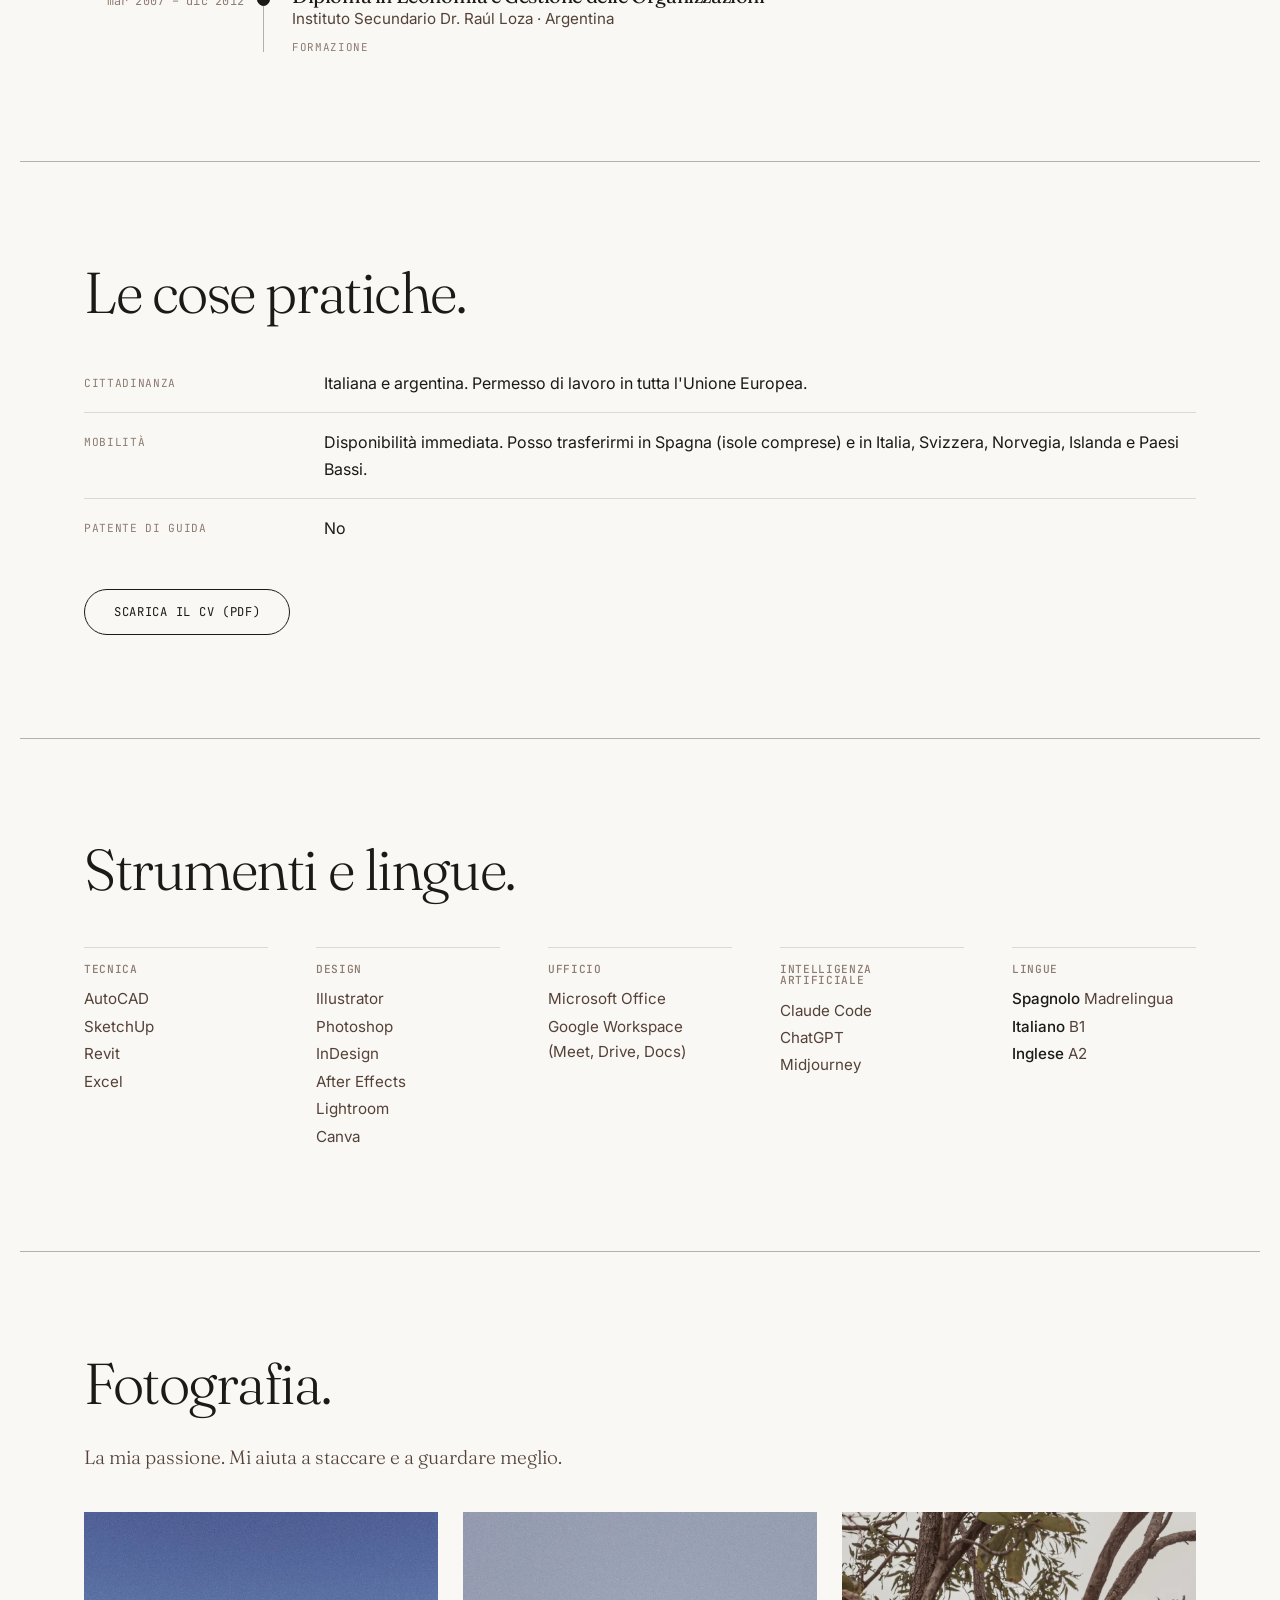
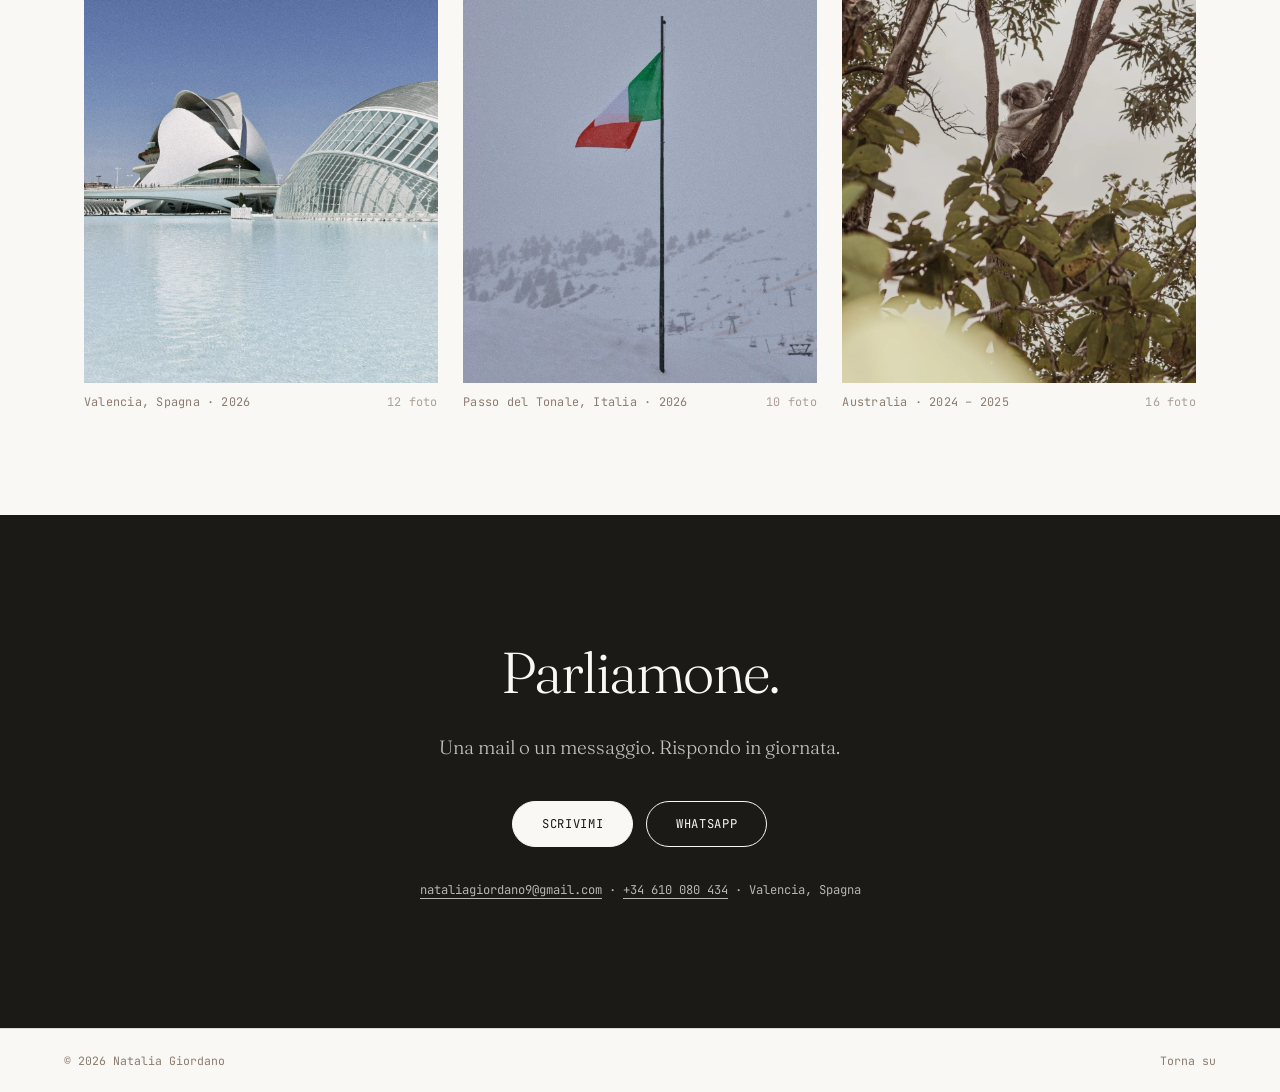
<file: it/hosteleria.html>
<!DOCTYPE html>
<html lang="it" data-puerta="hosteleria">
<head>
<meta charset="utf-8">
<meta name="viewport" content="width=device-width, initial-scale=1">
<title>Natalia Giordano — Ospitalità e vendita</title>
<meta name="description" content="Housekeeper in hotel, catering assistant per eventi, lavapiatti nei ristoranti e sales assistant in negozio. Stagioni estive e invernali in Italia, Australia e Spagna. Spero che la mia esperienza possa essere utile al tuo team.">
<meta property="og:title" content="Natalia Giordano — Ospitalità e vendita">
<meta property="og:description" content="Housekeeper in hotel, catering assistant per eventi, lavapiatti nei ristoranti e sales assistant in negozio. Stagioni estive e invernali in Italia, Australia e Spagna. Spero che la mia esperienza possa essere utile al tuo team.">
<meta property="og:type" content="profile">
<link rel="preconnect" href="https://fonts.googleapis.com">
<link rel="preconnect" href="https://fonts.gstatic.com" crossorigin>
<link rel="stylesheet" href="https://fonts.googleapis.com/css2?family=Fraunces:ital,opsz,wght@0,9..144,300;0,9..144,400;0,9..144,500;1,9..144,300&family=Inter:wght@400;500&family=JetBrains+Mono:wght@400;500&display=swap">
<link rel="stylesheet" href="../styles.css?v=20261107">
<link rel="icon" href="../assets/favicon.svg" type="image/svg+xml">
<link rel="alternate" hreflang="es" href="../hosteleria.html"><link rel="alternate" hreflang="en" href="../en/hosteleria.html"><link rel="alternate" hreflang="it" href="../it/hosteleria.html">
<script src="../lib/tema.js?v=20261107"></script>
<script type="application/ld+json">
{"@context":"https://schema.org","@type":"Person","name":"Natalia Giordano","jobTitle":"Ingeniera civil · Técnica de proyectos · Diseñadora de marca","email":"mailto:nataliagiordano9@gmail.com","address":{"@type":"PostalAddress","addressLocality":"Valencia","addressCountry":"ES"}}
</script>
</head>
<body>
<a class="skip-link" href="#principal">Vai al contenuto</a>
<header class="cab">
  <a class="cab-nombre" href="index.html">Natalia Giordano</a>
  <div class="cab-acciones">
    <div class="cab-idiomas" role="group" aria-label="Lingua"><a href="../hosteleria.html" hreflang="es" lang="es">ES</a><a href="../en/hosteleria.html" hreflang="en" lang="en">EN</a><a href="../it/hosteleria.html" hreflang="it" lang="it" aria-current="true">IT</a></div>
    <button class="cab-tema" type="button" data-tema aria-label="Alterna modalità chiara e scura" title="Modalità chiara / scura"><span class="tema-icono" aria-hidden="true"></span></button>
    <button class="cab-menu" type="button" aria-expanded="false" aria-controls="nav-principal" data-menu>Menu</button>
  </div>
  <nav id="nav-principal" class="cab-nav" aria-label="Aree">
    <ul>
      <li><a href="tecnica.html" data-sector="tecnica">Tecnica progettista</a></li><li><a href="marca.html" data-sector="marca">Design del marchio</a></li><li><a href="hosteleria.html" data-sector="hosteleria" class="is-activa">Ospitalità e vendita</a></li>
      <li><a href="#contacto" class="cab-contacto">Scrivimi</a></li>
    </ul>
  </nav>
</header>
<main><section class="hero hero-hosteleria" id="principal">
  <div class="hero-int">
    <p class="hero-rotulo">Ospitalità e vendita</p>
    <h1 class="hero-titulo">Lavoro dove serve.</h1>
    <p class="hero-linea">Housekeeper in hotel, catering assistant per eventi, lavapiatti nei ristoranti e sales assistant in negozio. Stagioni estive e invernali in Italia, Australia e Spagna.</p><p class="hero-linea">Spero che la mia esperienza possa essere utile al tuo team.</p>
    <p class="hero-disp mono">Disponibilità immediata · Spagna (isole comprese), Italia, Svizzera, Norvegia, Islanda e Paesi Bassi</p>
  </div>
  <div class="hero-foto hero-foto-doble">
    <img src="../assets/img/nati-carnet.webp" alt="Natalia Giordano" loading="eager">
    <img class="foto-alt" src="../assets/img/nati-sidney.webp" alt="" aria-hidden="true" loading="eager"></div>
</section>
<section class="bloque bloque-pres" id="quien">
  <h2 class="bloque-titulo">Chi sono.</h2>
  <div class="pres"><p>Grazie per aver letto fin qui.</p><p>Per molto tempo ho pensato di dover scegliere tra il calcolo e il disegno. Ho studiato ingegneria e, nel frattempo, ho imparato il design da sola, progetto dopo progetto, dal 2018. Con gli anni ho capito che non erano due strade: l&#x27;ingegneria mi ha insegnato responsabilità e costanza, a misurare prima di dare un&#x27;opinione e a documentare bene; il design, a guardare come ci si sente in un luogo e ad ascoltare ciò di cui qualcuno ha bisogno prima di disegnarlo. Oggi lavoro con entrambe le cose insieme.</p><p>Gli ultimi anni sono stati di viaggio e di lavoro. Ho lavorato in modo indipendente e in studi con team numerosi nella mia professione; sono stata anche aiuto cucina, ho rifatto letti negli hotel, lavato piatti nei ristoranti e servito eventi grandi in Italia e piccoli in Australia. Questo mi ha insegnato quanto vale arrivare in orario, fare bene ciò che tocca e prendersi cura della persona che si ha davanti. E anche a lavorare fianco a fianco con persone di ogni parte del mondo, a non perdere la calma quando il ritmo si fa intenso e, per inciso, a cucinare molto meglio.</p><p>Mi piace fare molte domande prima di cominciare e spiegare il perché di ogni decisione.</p><p>Viaggio da quando ho finito l&#x27;università e la curiosità non mi è passata: sono già quasi venti paesi, alcuni solo di passaggio. Per questo porto ovunque una macchina fotografica di seconda mano: per ritrarre ciò che non voglio dimenticare.</p><p>Se stai leggendo queste righe, probabilmente cerchi qualcuno per il tuo studio, il tuo ristorante, il tuo negozio o il tuo hotel. Mi farebbe piacere raccontarti di più di persona. Scrivimi.</p></div>
</section>
<section class="bloque bloque-pilares">
  <h2 class="bloque-titulo">Cosa faccio.</h2>
  <div class="pilares"><div class="pilar">
      <h3 class="pilar-nombre">Housekeeping</h3>
      <p>Cameriera ai piani in un hotel boutique, pulizie residenziali e commerciali, manutenzione delle aree comuni.</p>
    </div><div class="pilar">
      <h3 class="pilar-nombre">Cucina ed eventi</h3>
      <p>Lavapiatti e aiuto cucina a ritmo alto. Preparazione e servizio in eventi di catering.</p>
    </div><div class="pilar">
      <h3 class="pilar-nombre">Sales assistant / retail</h3>
      <p>Consulenza al cliente, rifornimento, gestione dello stock con palmare e visual merchandising da Zara Home.</p>
    </div></div>
</section>
<section class="bloque bloque-tl" id="trayectoria">
  <h2 class="bloque-titulo">Tutto il percorso.</h2>
  <p class="bloque-linea">Dal 2007 a oggi.</p>
  <ol class="tl"><li class="tl-item sector-hosteleria is-propio" data-reveal>
      <span class="tl-fecha">apr 2026 – mag 2026</span>
      <span class="tl-punto" aria-hidden="true"></span>
      <div class="tl-cuerpo">
        <h3 class="tl-puesto">Commessa e consulente di vendita</h3>
        <p class="tl-empresa">Zara Home · Valencia, Spagna</p>
        <p class="tl-tareas">Assistenza al cliente, rifornimento, gestione dello stock con palmare, visual merchandising.</p>
        <span class="tl-sector">Ospitalità</span>
      </div>
    </li><li class="tl-item sector-viaje" data-reveal>
      <span class="tl-fecha">ott 2025 – gen 2026</span>
      <span class="tl-punto" aria-hidden="true"></span>
      <div class="tl-cuerpo">
        <h3 class="tl-puesto">Periodo in Argentina</h3>
        <p class="tl-empresa">Famiglia e viaggio · Córdoba, Argentina</p>
        <p class="tl-tareas">Tra la stagione in Australia e quella in Italia.</p>
        <span class="tl-sector">Viaggio</span>
      </div>
    </li><li class="tl-item sector-hosteleria is-propio" data-reveal>
      <span class="tl-fecha">gen 2026 – mar 2026</span>
      <span class="tl-punto" aria-hidden="true"></span>
      <div class="tl-cuerpo">
        <h3 class="tl-puesto">Addetta polivalente d&#x27;albergo · housekeeping</h3>
        <p class="tl-empresa">La Torretta Wellness · Passo del Tonale, Italia</p>
        <p class="tl-tareas">Stagione invernale: camere e aree comuni, spa e palestra, sala sci e lavanderia.</p>
        <span class="tl-sector">Ospitalità</span>
      </div>
    </li><li class="tl-item sector-hosteleria is-propio" data-reveal>
      <span class="tl-fecha">giu 2025 – lug 2025</span>
      <span class="tl-punto" aria-hidden="true"></span>
      <div class="tl-cuerpo">
        <h3 class="tl-puesto">Volontaria</h3>
        <p class="tl-empresa">Progetto MINCA e casa di famiglia · Magnetic Island, Australia</p>
        <p class="tl-tareas">Conservazione della flora nativa, manutenzione ambientale e supporto domestico.</p>
        <span class="tl-sector">Ospitalità</span>
      </div>
    </li><li class="tl-item sector-hosteleria is-propio" data-reveal>
      <span class="tl-fecha">giu 2025 – giu 2025</span>
      <span class="tl-punto" aria-hidden="true"></span>
      <div class="tl-cuerpo">
        <h3 class="tl-puesto">Addetta polivalente</h3>
        <p class="tl-empresa">Cape Trib Farm · Cape Tribulation, Australia</p>
        <p class="tl-tareas">Pulizie, manutenzione generale e supporto nelle visite guidate di frutta tropicale.</p>
        <span class="tl-sector">Ospitalità</span>
      </div>
    </li><li class="tl-item sector-hosteleria is-propio" data-reveal>
      <span class="tl-fecha">apr 2025 – giu 2025</span>
      <span class="tl-punto" aria-hidden="true"></span>
      <div class="tl-cuerpo">
        <h3 class="tl-puesto">Addetta polivalente d&#x27;albergo</h3>
        <p class="tl-empresa">Ravenshoe Hotel · Ravenshoe, Australia</p>
        <p class="tl-tareas">Pulizie, aiuto in cucina e mansioni generali dell&#x27;hotel. In parallelo, volontariato in una casa di famiglia.</p>
        <span class="tl-sector">Ospitalità</span>
      </div>
    </li><li class="tl-item sector-hosteleria is-propio" data-reveal>
      <span class="tl-fecha">mar 2025 – apr 2025</span>
      <span class="tl-punto" aria-hidden="true"></span>
      <div class="tl-cuerpo">
        <h3 class="tl-puesto">Catering assistant</h3>
        <p class="tl-empresa">Spanish Catering · Byron Bay, Australia</p>
        <p class="tl-tareas">Allestimento eventi, servizio e assistenza al pubblico.</p>
        <span class="tl-sector">Ospitalità</span>
      </div>
    </li><li class="tl-item sector-hosteleria is-propio" data-reveal>
      <span class="tl-fecha">ott 2024 – feb 2025</span>
      <span class="tl-punto" aria-hidden="true"></span>
      <div class="tl-cuerpo">
        <h3 class="tl-puesto">Addetta alle pulizie</h3>
        <p class="tl-empresa">No Sweat Cleaning · Sydney, Australia</p>
        <p class="tl-tareas">Pulizie residenziali e commerciali, lavoro autonomo con standard di qualità.</p>
        <span class="tl-sector">Ospitalità</span>
      </div>
    </li><li class="tl-item sector-hosteleria is-propio" data-reveal>
      <span class="tl-fecha">ago 2024 – ott 2024</span>
      <span class="tl-punto" aria-hidden="true"></span>
      <div class="tl-cuerpo">
        <h3 class="tl-puesto">Lavapiatti e supporto in sala</h3>
        <p class="tl-empresa">Sabbinirica Bistrot · Sicilia, Italia</p>
        <p class="tl-tareas">Supporto generale al ristorante.</p>
        <span class="tl-sector">Ospitalità</span>
      </div>
    </li><li class="tl-item sector-hosteleria is-propio" data-reveal>
      <span class="tl-fecha">lug 2024 – set 2024</span>
      <span class="tl-punto" aria-hidden="true"></span>
      <div class="tl-cuerpo">
        <h3 class="tl-puesto">Cameriera ai piani</h3>
        <p class="tl-empresa">La Dependance Hotel · Sicilia, Italia</p>
        <p class="tl-tareas">Pulizia e preparazione di camere e aree comuni in un hotel boutique.</p>
        <span class="tl-sector">Ospitalità</span>
      </div>
    </li><li class="tl-item sector-hosteleria is-propio" data-reveal>
      <span class="tl-fecha">apr 2024 – ago 2024</span>
      <span class="tl-punto" aria-hidden="true"></span>
      <div class="tl-cuerpo">
        <h3 class="tl-puesto">Lavapiatti e aiuto cucina</h3>
        <p class="tl-empresa">Fontana D&#x27;Ercole · Sicilia, Italia</p>
        <p class="tl-tareas">Cucina a ritmo alto, coordinamento con il team.</p>
        <span class="tl-sector">Ospitalità</span>
      </div>
    </li><li class="tl-item sector-tecnica" data-reveal>
      <span class="tl-fecha">nov 2023 – mag 2024</span>
      <span class="tl-punto" aria-hidden="true"></span>
      <div class="tl-cuerpo">
        <h3 class="tl-puesto">Tecnica progettista architettonica</h3>
        <p class="tl-empresa">INGEC Studio · Italia · da remoto</p>
        <p class="tl-tareas">Computi metrici, preventivi e documentazione di progetto. Rilievi, modellazione 3D e materiale grafico. Supporto alla direzione dello studio.</p>
        <span class="tl-sector">Tecnica</span>
      </div>
    </li><li class="tl-item sector-tecnica" data-reveal>
      <span class="tl-fecha">gen 2021 – gen 2022</span>
      <span class="tl-punto" aria-hidden="true"></span>
      <div class="tl-cuerpo">
        <h3 class="tl-puesto">Progettista architettonica</h3>
        <p class="tl-empresa">Área Arquitectura + Diseño · Córdoba, Argentina</p>
        <p class="tl-tareas">Proposte spaziali e tipologiche, supporto tecnico alla fattibilità, documentazione e materiale grafico.</p>
        <span class="tl-sector">Tecnica</span>
      </div>
    </li><li class="tl-item sector-marca" data-reveal>
      <span class="tl-fecha">gen 2020 – feb 2022</span>
      <span class="tl-punto" aria-hidden="true"></span>
      <div class="tl-cuerpo">
        <h3 class="tl-puesto">Graphic designer</h3>
        <p class="tl-empresa">Itseil · Colombia · da remoto</p>
        <p class="tl-tareas">Contenuti per campagne digitali e social, adattamento di identità per diversi marchi.</p>
        <span class="tl-sector">Marchio</span>
      </div>
    </li><li class="tl-item sector-marca" data-reveal>
      <span class="tl-fecha">giu 2018 – oggi</span>
      <span class="tl-punto" aria-hidden="true"></span>
      <div class="tl-cuerpo">
        <h3 class="tl-puesto">Brand designer freelance</h3>
        <p class="tl-empresa">Clienti propri · Da remoto</p>
        <p class="tl-tareas">Identità visive, logotipi, manuali del marchio, grafica editoriale, packaging ed etichette. Gestione completa del progetto con il cliente.</p>
        <span class="tl-sector">Marchio</span>
      </div>
    </li><li class="tl-item sector-formacion" data-reveal>
      <span class="tl-fecha">mar 2013 – set 2023</span>
      <span class="tl-punto" aria-hidden="true"></span>
      <div class="tl-cuerpo">
        <h3 class="tl-puesto">Ingegneria Civile</h3>
        <p class="tl-empresa">UTN · Facultad Regional Córdoba · Córdoba, Argentina</p>
        <p class="tl-tareas">Laurea in Ingegneria Civile.</p>
        <span class="tl-sector">Formazione</span>
      </div>
    </li><li class="tl-item sector-formacion" data-reveal>
      <span class="tl-fecha">mar 2007 – dic 2012</span>
      <span class="tl-punto" aria-hidden="true"></span>
      <div class="tl-cuerpo">
        <h3 class="tl-puesto">Diploma in Economia e Gestione delle Organizzazioni</h3>
        <p class="tl-empresa">Instituto Secundario Dr. Raúl Loza · Argentina</p>
        
        <span class="tl-sector">Formazione</span>
      </div>
    </li></ol>
</section>
<section class="bloque bloque-ficha" id="ficha">
  <h2 class="bloque-titulo">Le cose pratiche.</h2>
  <dl class="ficha"><div class="ficha-fila"><dt>Cittadinanza</dt><dd>Italiana e argentina. Permesso di lavoro in tutta l&#x27;Unione Europea.</dd></div><div class="ficha-fila"><dt>Mobilità</dt><dd>Disponibilità immediata. Posso trasferirmi in Spagna (isole comprese) e in Italia, Svizzera, Norvegia, Islanda e Paesi Bassi.</dd></div><div class="ficha-fila"><dt>Patente di guida</dt><dd>No</dd></div></dl>
  <p class="ficha-cv"><a class="btn btn-borde" href="../assets/cv/CV-Natalia-Giordano-it.pdf" download>Scarica il CV (PDF)</a></p>
</section>
<section class="bloque bloque-herr" id="herramientas">
  <h2 class="bloque-titulo">Strumenti e lingue.</h2>
  <div class="herr"><div class="herr-grupo">
      <h3 class="herr-nombre">Tecnica</h3>
      <ul><li>AutoCAD</li><li>SketchUp</li><li>Revit</li><li>Excel</li></ul>
    </div><div class="herr-grupo">
      <h3 class="herr-nombre">Design</h3>
      <ul><li>Illustrator</li><li>Photoshop</li><li>InDesign</li><li>After Effects</li><li>Lightroom</li><li>Canva</li></ul>
    </div><div class="herr-grupo">
      <h3 class="herr-nombre">Ufficio</h3>
      <ul><li>Microsoft Office</li><li>Google Workspace (Meet, Drive, Docs)</li></ul>
    </div><div class="herr-grupo">
      <h3 class="herr-nombre">Intelligenza artificiale</h3>
      <ul><li>Claude Code</li><li>ChatGPT</li><li>Midjourney</li></ul>
    </div>
    <div class="herr-grupo">
      <h3 class="herr-nombre">Lingue</h3>
      <ul class="idiomas"><li><strong>Spagnolo</strong> Madrelingua</li><li><strong>Italiano</strong> B1</li><li><strong>Inglese</strong> A2</li></ul>
    </div>
  </div>
</section>
<section class="bloque bloque-foto" id="fotografia">
  <h2 class="bloque-titulo">Fotografia.</h2>
  <p class="bloque-linea">La mia passione. Mi aiuta a staccare e a guardare meglio.</p>
  <div class="series"><figure class="serie" data-serie data-reveal style="--desfase:0ms">
      <div class="serie-marco"><img src="../assets/img/foto-valencia-1.webp" alt="Valencia, Spagna · 2026" loading="lazy" decoding="async" class=is-on><img src="../assets/img/foto-valencia-2.webp" alt="Valencia, Spagna · 2026" loading="lazy" decoding="async"><img src="../assets/img/foto-valencia-3.webp" alt="Valencia, Spagna · 2026" loading="lazy" decoding="async"><img src="../assets/img/foto-valencia-4.webp" alt="Valencia, Spagna · 2026" loading="lazy" decoding="async"><img src="../assets/img/foto-valencia-5.webp" alt="Valencia, Spagna · 2026" loading="lazy" decoding="async"><img src="../assets/img/foto-valencia-6.webp" alt="Valencia, Spagna · 2026" loading="lazy" decoding="async"><img src="../assets/img/foto-valencia-7.webp" alt="Valencia, Spagna · 2026" loading="lazy" decoding="async"><img src="../assets/img/foto-valencia-12.webp" alt="Valencia, Spagna · 2026" loading="lazy" decoding="async"><img src="../assets/img/foto-valencia-8.webp" alt="Valencia, Spagna · 2026" loading="lazy" decoding="async"><img src="../assets/img/foto-valencia-9.webp" alt="Valencia, Spagna · 2026" loading="lazy" decoding="async"><img src="../assets/img/foto-valencia-10.webp" alt="Valencia, Spagna · 2026" loading="lazy" decoding="async"><img src="../assets/img/foto-valencia-11.webp" alt="Valencia, Spagna · 2026" loading="lazy" decoding="async"></div>
      <figcaption class="mono">Valencia, Spagna · 2026 <span class="serie-n">12 foto</span></figcaption>
    </figure><figure class="serie" data-serie data-reveal style="--desfase:2200ms">
      <div class="serie-marco"><img src="../assets/img/foto-tonale-bandera.webp" alt="Passo del Tonale, Italia · 2026" loading="lazy" decoding="async" class=is-on><img src="../assets/img/foto-tonale-esquis.webp" alt="Passo del Tonale, Italia · 2026" loading="lazy" decoding="async"><img src="../assets/img/foto-tonale-2.webp" alt="Passo del Tonale, Italia · 2026" loading="lazy" decoding="async"><img src="../assets/img/foto-tonale-retrato.webp" alt="Passo del Tonale, Italia · 2026" loading="lazy" decoding="async"><img src="../assets/img/foto-tonale-3.webp" alt="Passo del Tonale, Italia · 2026" loading="lazy" decoding="async"><img src="../assets/img/foto-tonale-valle.webp" alt="Passo del Tonale, Italia · 2026" loading="lazy" decoding="async"><img src="../assets/img/foto-tonale-6.webp" alt="Passo del Tonale, Italia · 2026" loading="lazy" decoding="async"><img src="../assets/img/foto-tonale-1.webp" alt="Passo del Tonale, Italia · 2026" loading="lazy" decoding="async"><img src="../assets/img/foto-tonale-pico.webp" alt="Passo del Tonale, Italia · 2026" loading="lazy" decoding="async"><img src="../assets/img/foto-tonale-4.webp" alt="Passo del Tonale, Italia · 2026" loading="lazy" decoding="async"></div>
      <figcaption class="mono">Passo del Tonale, Italia · 2026 <span class="serie-n">10 foto</span></figcaption>
    </figure><figure class="serie" data-serie data-reveal style="--desfase:4400ms">
      <div class="serie-marco"><img src="../assets/img/foto-australia-1.webp" alt="Australia · 2024 – 2025" loading="lazy" decoding="async" class=is-on><img src="../assets/img/foto-au-ballena.webp" alt="Australia · 2024 – 2025" loading="lazy" decoding="async"><img src="../assets/img/foto-au-medusa.webp" alt="Australia · 2024 – 2025" loading="lazy" decoding="async"><img src="../assets/img/foto-australia-2.webp" alt="Australia · 2024 – 2025" loading="lazy" decoding="async"><img src="../assets/img/foto-au-opera-1.webp" alt="Australia · 2024 – 2025" loading="lazy" decoding="async"><img src="../assets/img/foto-au-delfines.webp" alt="Australia · 2024 – 2025" loading="lazy" decoding="async"><img src="../assets/img/foto-au-surf-2.webp" alt="Australia · 2024 – 2025" loading="lazy" decoding="async"><img src="../assets/img/foto-au-ola.webp" alt="Australia · 2024 – 2025" loading="lazy" decoding="async"><img src="../assets/img/foto-australia-4.webp" alt="Australia · 2024 – 2025" loading="lazy" decoding="async"><img src="../assets/img/foto-au-opera-2.webp" alt="Australia · 2024 – 2025" loading="lazy" decoding="async"><img src="../assets/img/foto-au-playa-3.webp" alt="Australia · 2024 – 2025" loading="lazy" decoding="async"><img src="../assets/img/foto-australia-5.webp" alt="Australia · 2024 – 2025" loading="lazy" decoding="async"><img src="../assets/img/foto-au-playa-4.webp" alt="Australia · 2024 – 2025" loading="lazy" decoding="async"><img src="../assets/img/foto-australia-6.webp" alt="Australia · 2024 – 2025" loading="lazy" decoding="async"><img src="../assets/img/foto-au-camping.webp" alt="Australia · 2024 – 2025" loading="lazy" decoding="async"><img src="../assets/img/foto-au-playa-2.webp" alt="Australia · 2024 – 2025" loading="lazy" decoding="async"></div>
      <figcaption class="mono">Australia · 2024 – 2025 <span class="serie-n">16 foto</span></figcaption>
    </figure></div>
</section>
<section class="bloque bloque-contacto inv" id="contacto">
  <h2 class="bloque-titulo">Parliamone.</h2>
  <p class="bloque-linea">Una mail o un messaggio. Rispondo in giornata.</p>
  <div class="contacto-botones">
    <a class="btn btn-blanco" href="mailto:nataliagiordano9@gmail.com?subject=Ospitalità%20e%20vendita" data-iman data-correo="nataliagiordano9@gmail.com" data-asunto="Ospitalità e vendita" data-l-titulo="Scrivi a" data-l-copiar="Copia" data-l-copiado="Email copiata" data-l-gmail="Apri in Gmail" data-l-outlook="Apri in Outlook" data-l-app="App di posta" data-l-cerrar="Chiudi">Scrivimi</a>
    <a class="btn btn-borde" href="https://wa.me/34610080434?text=Ciao%20Natalia%2C%20ho%20visto%20il%20tuo%20portfolio%20e%20vorrei%20mettermi%20in%20contatto%20con%20te." target="_blank" rel="noopener" data-iman>WhatsApp</a>
  </div>
  <p class="contacto-datos"><a href="mailto:nataliagiordano9@gmail.com?subject=Ospitalità%20e%20vendita" data-correo="nataliagiordano9@gmail.com" data-asunto="Ospitalità e vendita" data-l-titulo="Scrivi a" data-l-copiar="Copia" data-l-copiado="Email copiata" data-l-gmail="Apri in Gmail" data-l-outlook="Apri in Outlook" data-l-app="App di posta" data-l-cerrar="Chiudi">nataliagiordano9@gmail.com</a> · <a href="https://wa.me/34610080434?text=Ciao%20Natalia%2C%20ho%20visto%20il%20tuo%20portfolio%20e%20vorrei%20mettermi%20in%20contatto%20con%20te." target="_blank" rel="noopener">+34 610 080 434</a> · Valencia, Spagna</p>
</section>
</main><footer class="pie">
  <span>© 2026 Natalia Giordano</span>
  <a href="#principal">Torna su</a>
</footer>
<script defer src="../lib/manifest.js?v=20261107"></script>
<script defer src="../main.js?v=20261107"></script>
</body>
</html>
</file>
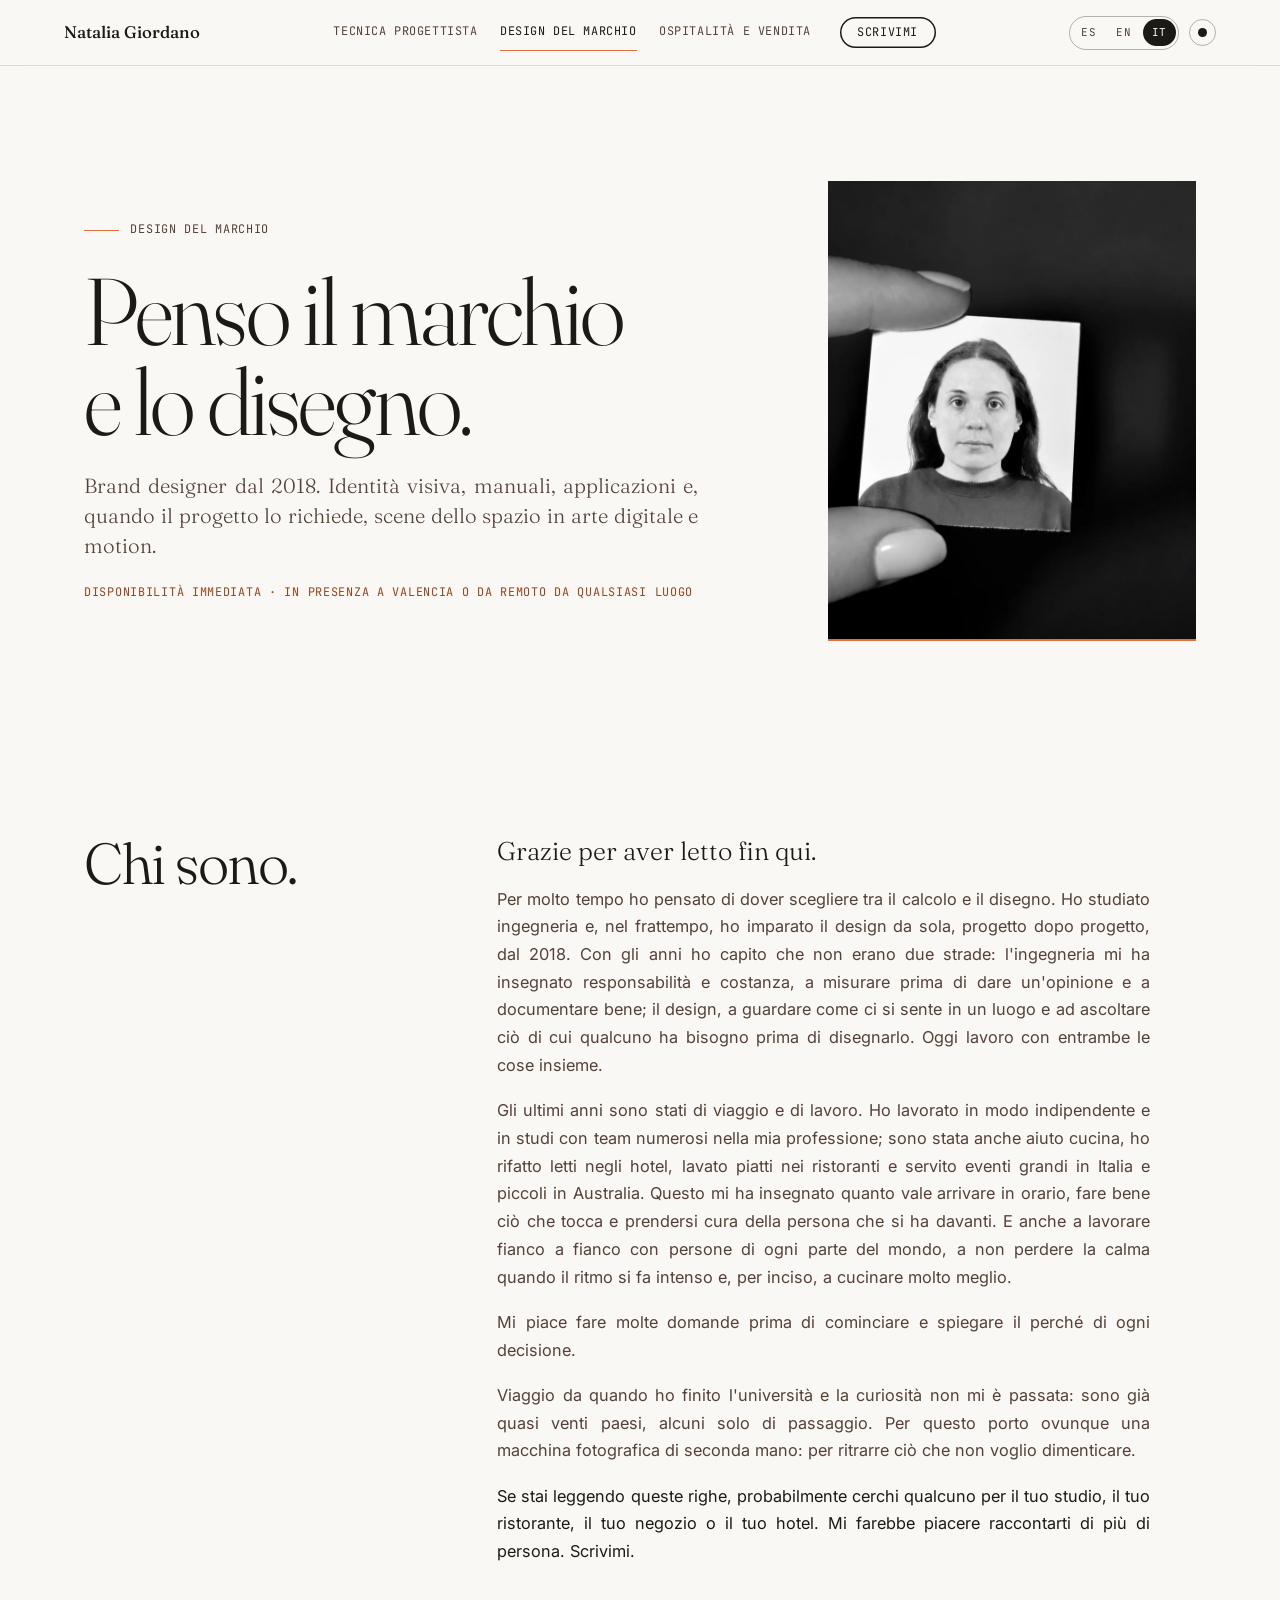
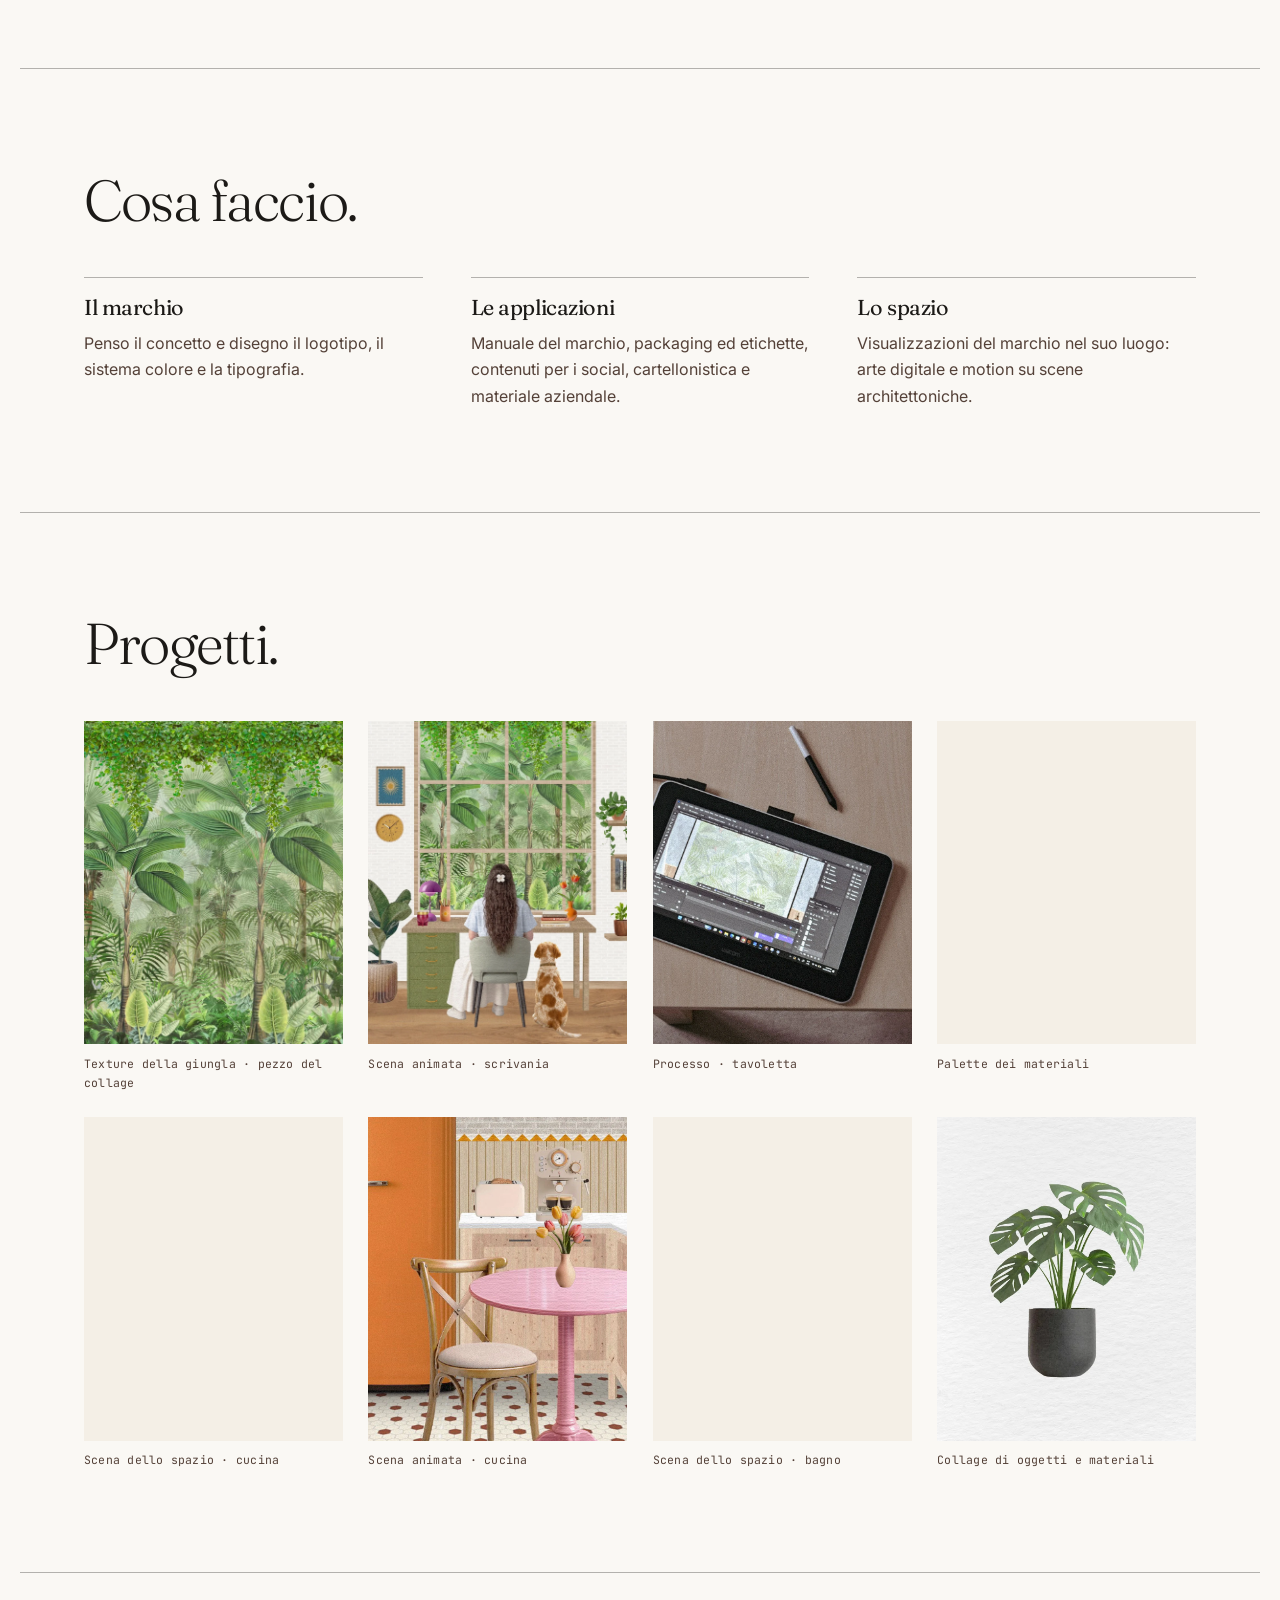
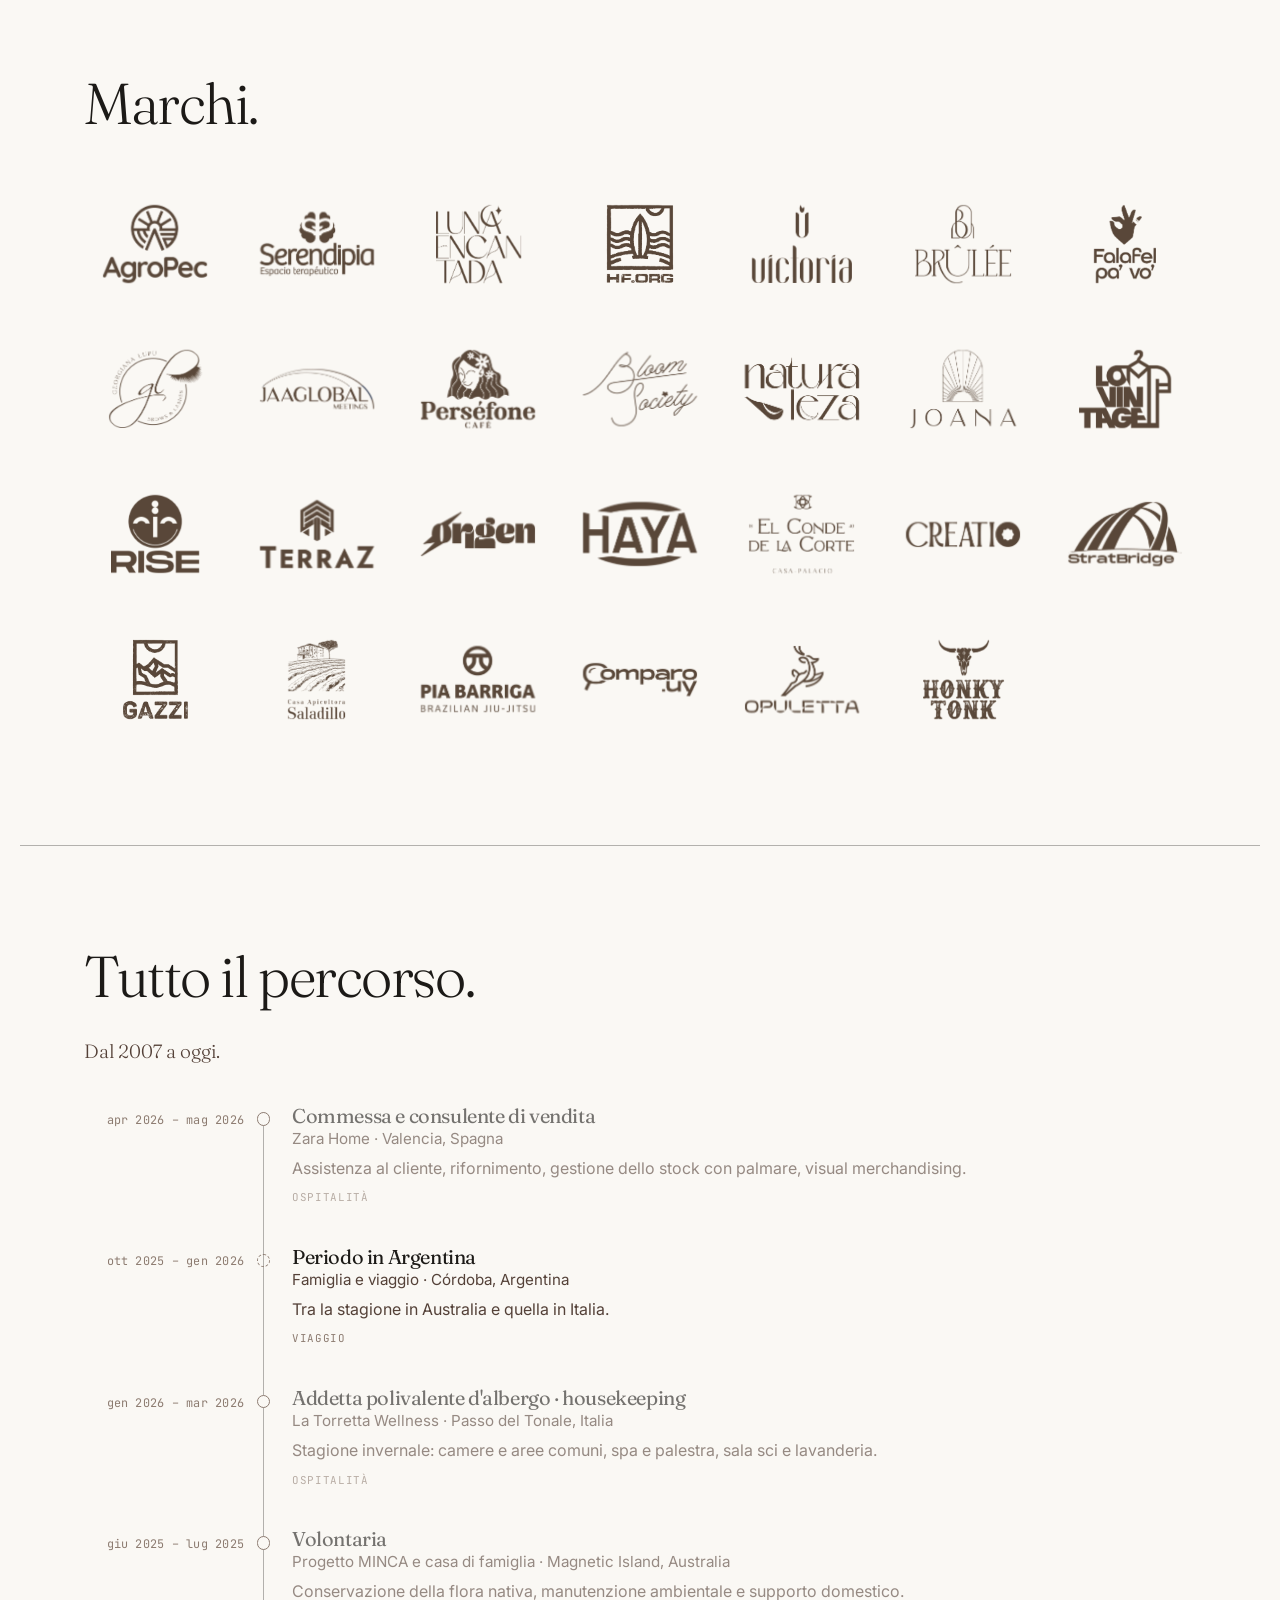
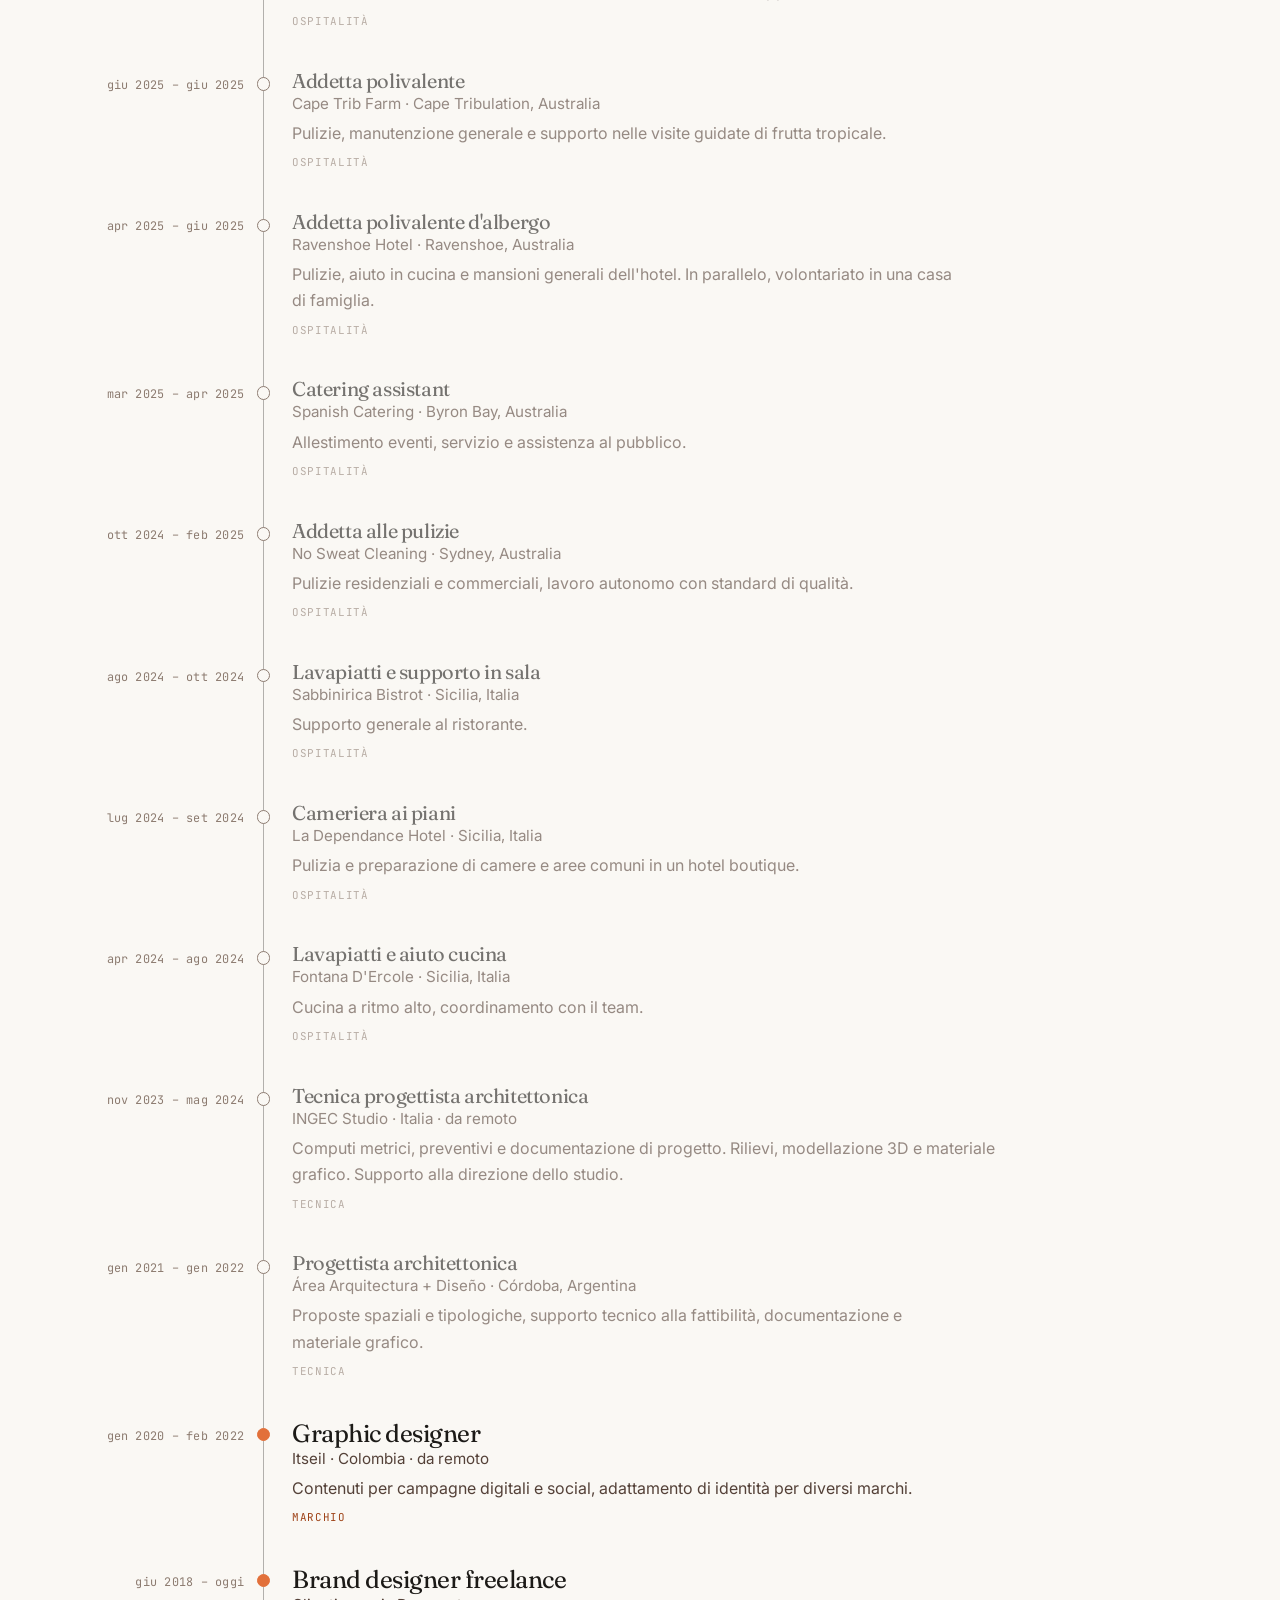
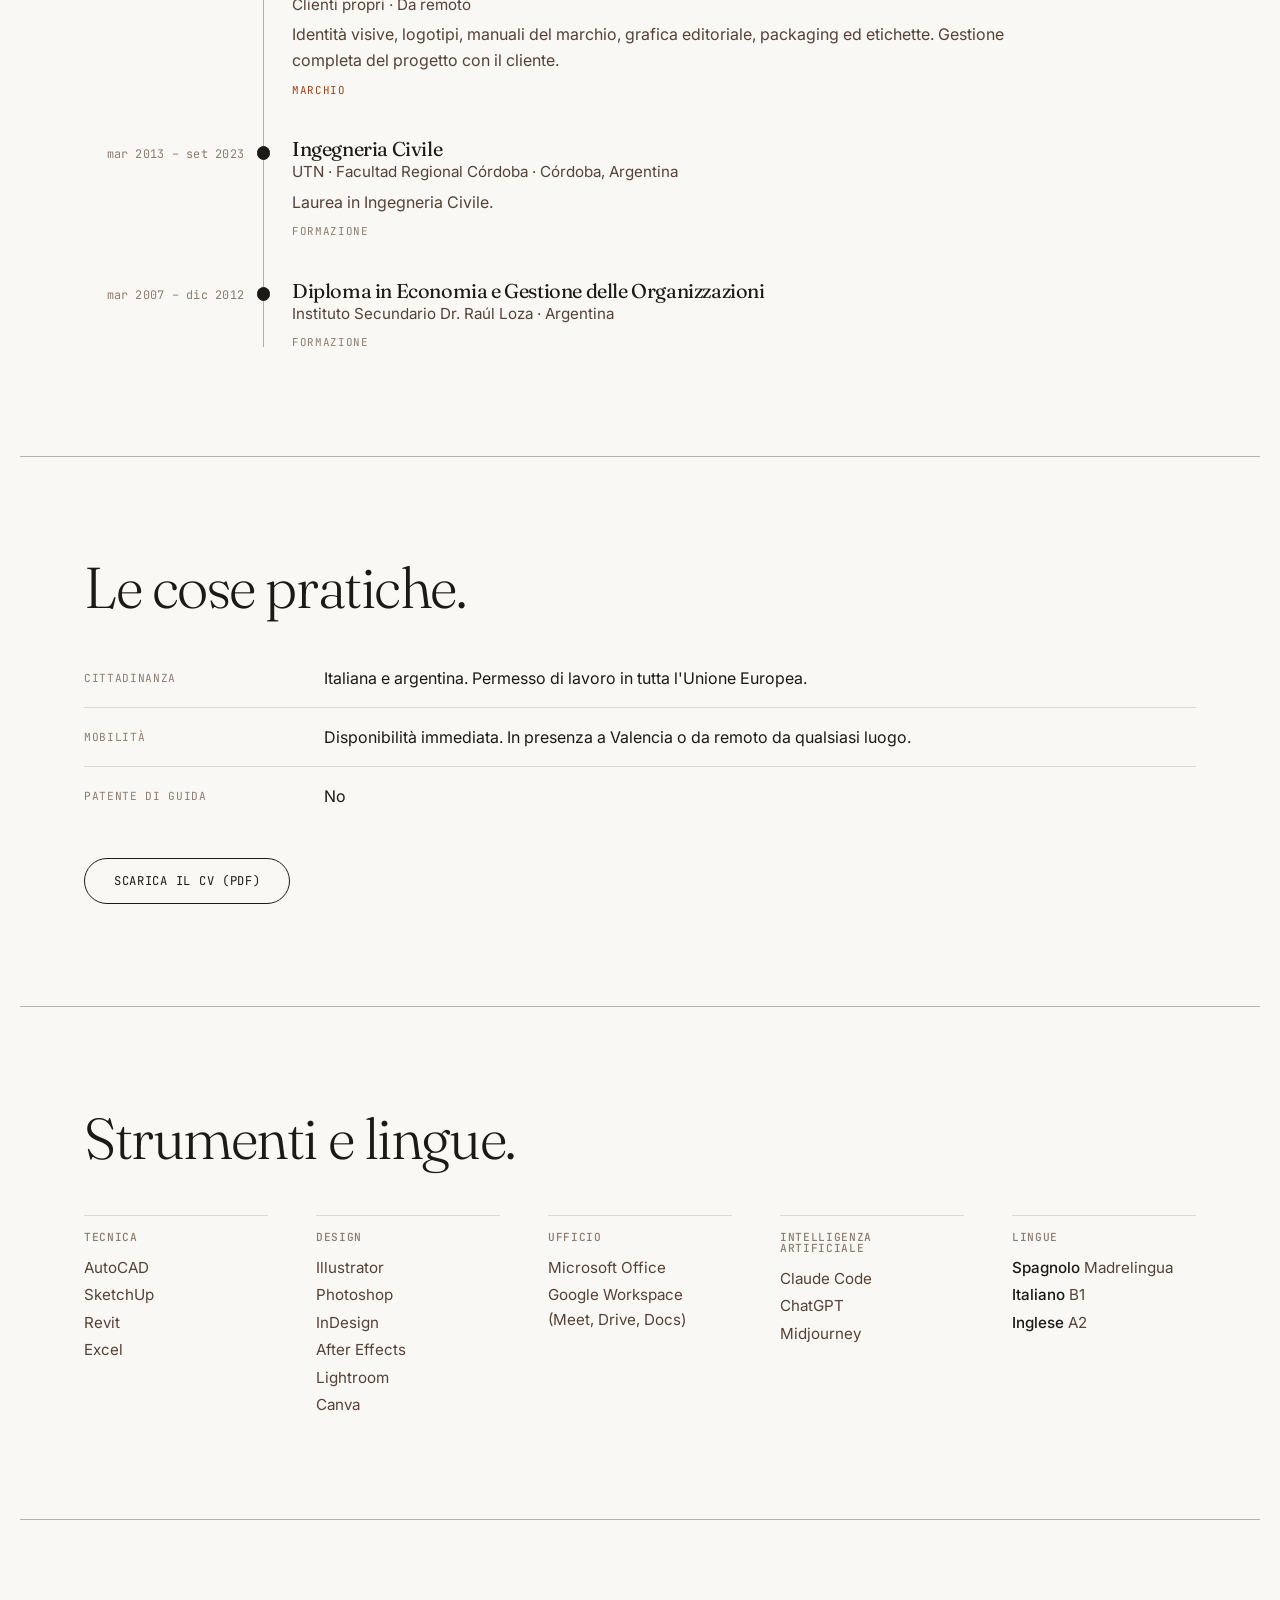
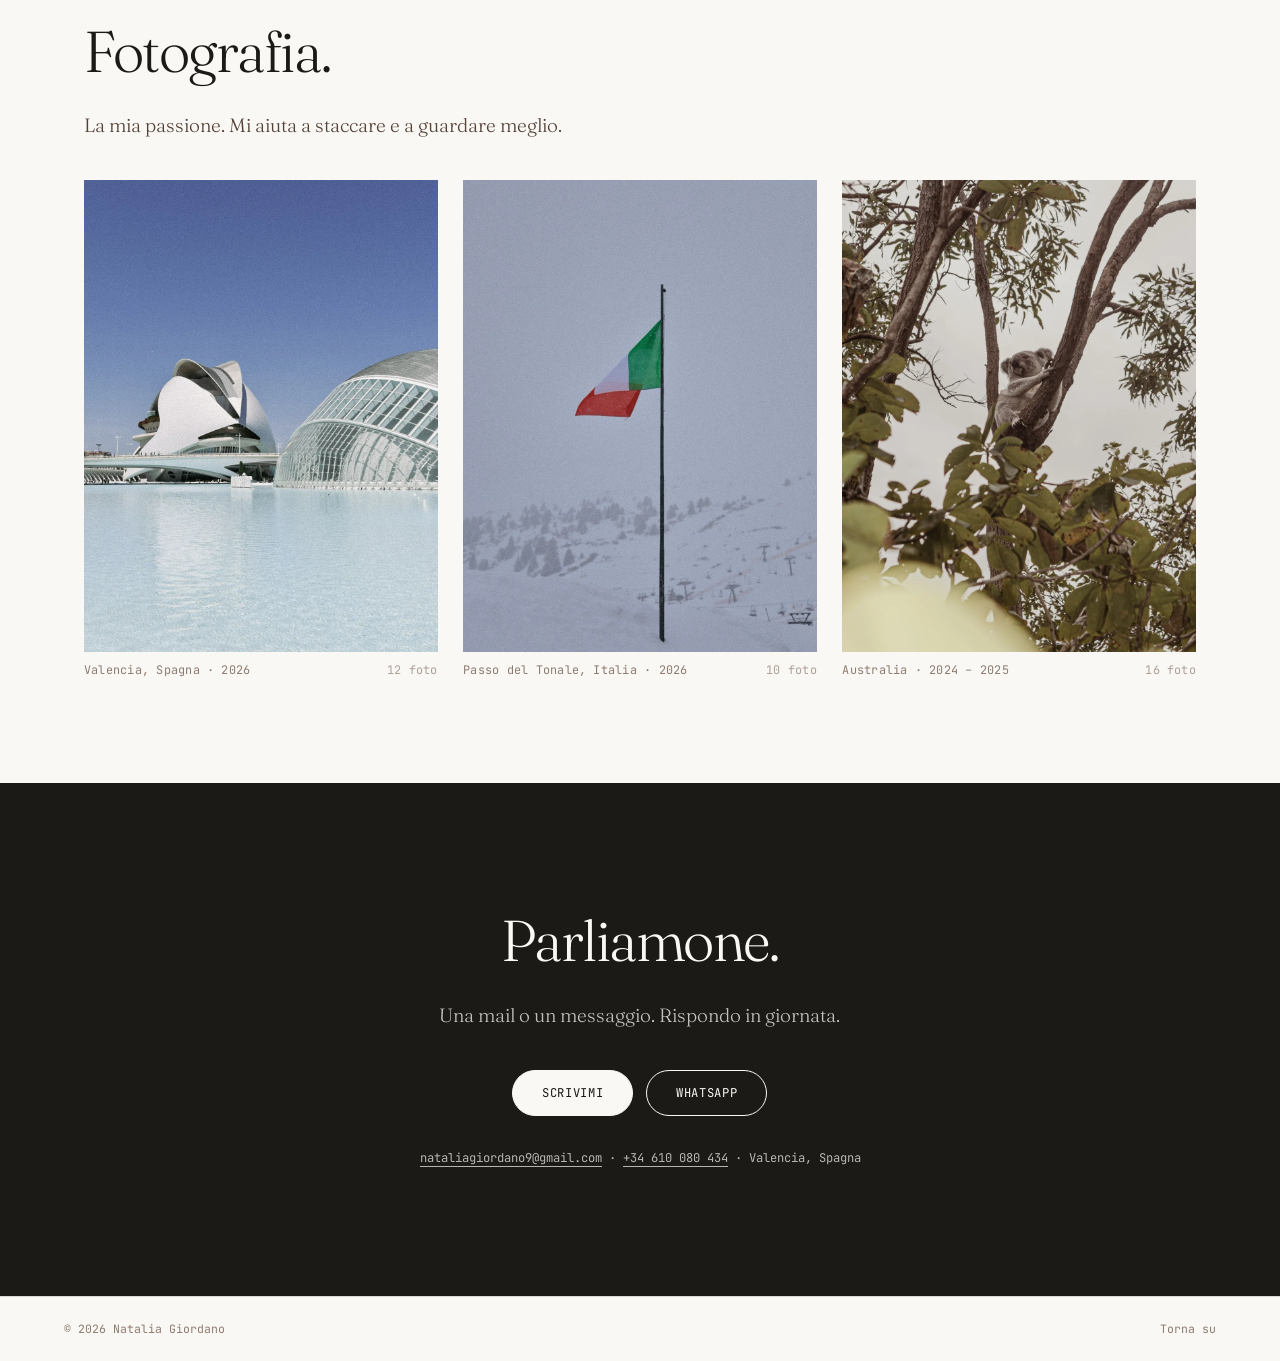
<file: it/marca.html>
<!DOCTYPE html>
<html lang="it" data-puerta="marca">
<head>
<meta charset="utf-8">
<meta name="viewport" content="width=device-width, initial-scale=1">
<title>Natalia Giordano — Design del marchio</title>
<meta name="description" content="Brand designer dal 2018. Identità visiva, manuali, applicazioni e, quando il progetto lo richiede, scene dello spazio in arte digitale e motion.">
<meta property="og:title" content="Natalia Giordano — Design del marchio">
<meta property="og:description" content="Brand designer dal 2018. Identità visiva, manuali, applicazioni e, quando il progetto lo richiede, scene dello spazio in arte digitale e motion.">
<meta property="og:type" content="profile">
<link rel="preconnect" href="https://fonts.googleapis.com">
<link rel="preconnect" href="https://fonts.gstatic.com" crossorigin>
<link rel="stylesheet" href="https://fonts.googleapis.com/css2?family=Fraunces:ital,opsz,wght@0,9..144,300;0,9..144,400;0,9..144,500;1,9..144,300&family=Inter:wght@400;500&family=JetBrains+Mono:wght@400;500&display=swap">
<link rel="stylesheet" href="../styles.css?v=20261107">
<link rel="icon" href="../assets/favicon.svg" type="image/svg+xml">
<link rel="alternate" hreflang="es" href="../marca.html"><link rel="alternate" hreflang="en" href="../en/marca.html"><link rel="alternate" hreflang="it" href="../it/marca.html">
<script src="../lib/tema.js?v=20261107"></script>
<script type="application/ld+json">
{"@context":"https://schema.org","@type":"Person","name":"Natalia Giordano","jobTitle":"Ingeniera civil · Técnica de proyectos · Diseñadora de marca","email":"mailto:nataliagiordano9@gmail.com","address":{"@type":"PostalAddress","addressLocality":"Valencia","addressCountry":"ES"}}
</script>
</head>
<body>
<a class="skip-link" href="#principal">Vai al contenuto</a>
<header class="cab">
  <a class="cab-nombre" href="index.html">Natalia Giordano</a>
  <div class="cab-acciones">
    <div class="cab-idiomas" role="group" aria-label="Lingua"><a href="../marca.html" hreflang="es" lang="es">ES</a><a href="../en/marca.html" hreflang="en" lang="en">EN</a><a href="../it/marca.html" hreflang="it" lang="it" aria-current="true">IT</a></div>
    <button class="cab-tema" type="button" data-tema aria-label="Alterna modalità chiara e scura" title="Modalità chiara / scura"><span class="tema-icono" aria-hidden="true"></span></button>
    <button class="cab-menu" type="button" aria-expanded="false" aria-controls="nav-principal" data-menu>Menu</button>
  </div>
  <nav id="nav-principal" class="cab-nav" aria-label="Aree">
    <ul>
      <li><a href="tecnica.html" data-sector="tecnica">Tecnica progettista</a></li><li><a href="marca.html" data-sector="marca" class="is-activa">Design del marchio</a></li><li><a href="hosteleria.html" data-sector="hosteleria">Ospitalità e vendita</a></li>
      <li><a href="#contacto" class="cab-contacto">Scrivimi</a></li>
    </ul>
  </nav>
</header>
<main><section class="hero hero-marca" id="principal">
  <div class="hero-int">
    <p class="hero-rotulo">Design del marchio</p>
    <h1 class="hero-titulo">Penso il marchio e lo disegno.</h1>
    <p class="hero-linea">Brand designer dal 2018. Identità visiva, manuali, applicazioni e, quando il progetto lo richiede, scene dello spazio in arte digitale e motion.</p>
    <p class="hero-disp mono">Disponibilità immediata · in presenza a Valencia o da remoto da qualsiasi luogo</p>
  </div>
  <div class="hero-foto hero-foto-doble">
    <img src="../assets/img/nati-carnet.webp" alt="Natalia Giordano" loading="eager">
    <img class="foto-alt" src="../assets/img/nati-sidney.webp" alt="" aria-hidden="true" loading="eager"></div>
</section>
<section class="bloque bloque-pres" id="quien">
  <h2 class="bloque-titulo">Chi sono.</h2>
  <div class="pres"><p>Grazie per aver letto fin qui.</p><p>Per molto tempo ho pensato di dover scegliere tra il calcolo e il disegno. Ho studiato ingegneria e, nel frattempo, ho imparato il design da sola, progetto dopo progetto, dal 2018. Con gli anni ho capito che non erano due strade: l&#x27;ingegneria mi ha insegnato responsabilità e costanza, a misurare prima di dare un&#x27;opinione e a documentare bene; il design, a guardare come ci si sente in un luogo e ad ascoltare ciò di cui qualcuno ha bisogno prima di disegnarlo. Oggi lavoro con entrambe le cose insieme.</p><p>Gli ultimi anni sono stati di viaggio e di lavoro. Ho lavorato in modo indipendente e in studi con team numerosi nella mia professione; sono stata anche aiuto cucina, ho rifatto letti negli hotel, lavato piatti nei ristoranti e servito eventi grandi in Italia e piccoli in Australia. Questo mi ha insegnato quanto vale arrivare in orario, fare bene ciò che tocca e prendersi cura della persona che si ha davanti. E anche a lavorare fianco a fianco con persone di ogni parte del mondo, a non perdere la calma quando il ritmo si fa intenso e, per inciso, a cucinare molto meglio.</p><p>Mi piace fare molte domande prima di cominciare e spiegare il perché di ogni decisione.</p><p>Viaggio da quando ho finito l&#x27;università e la curiosità non mi è passata: sono già quasi venti paesi, alcuni solo di passaggio. Per questo porto ovunque una macchina fotografica di seconda mano: per ritrarre ciò che non voglio dimenticare.</p><p>Se stai leggendo queste righe, probabilmente cerchi qualcuno per il tuo studio, il tuo ristorante, il tuo negozio o il tuo hotel. Mi farebbe piacere raccontarti di più di persona. Scrivimi.</p></div>
</section>
<section class="bloque bloque-pilares">
  <h2 class="bloque-titulo">Cosa faccio.</h2>
  <div class="pilares"><div class="pilar">
      <h3 class="pilar-nombre">Il marchio</h3>
      <p>Penso il concetto e disegno il logotipo, il sistema colore e la tipografia.</p>
    </div><div class="pilar">
      <h3 class="pilar-nombre">Le applicazioni</h3>
      <p>Manuale del marchio, packaging ed etichette, contenuti per i social, cartellonistica e materiale aziendale.</p>
    </div><div class="pilar">
      <h3 class="pilar-nombre">Lo spazio</h3>
      <p>Visualizzazioni del marchio nel suo luogo: arte digitale e motion su scene architettoniche.</p>
    </div></div>
</section>
<section class="bloque bloque-muestras" id="trabajo">
  <h2 class="bloque-titulo">Progetti.</h2>
  <div class="muestras"><figure class="muestra" data-reveal><div class="muestra-img"><img src="../assets/img/marca-selva.webp" width="1080" height="1350" alt="Texture della giungla · pezzo del collage" loading="lazy" decoding="async"></div><figcaption>Texture della giungla · pezzo del collage</figcaption></figure><figure class="muestra" data-reveal><div class="muestra-img muestra-video"><video src="../assets/video/escena-escritorio.mp4" poster="../assets/img/marca-escena-cartel.webp" autoplay muted loop playsinline preload="metadata" disablepictureinpicture disableremoteplayback controlslist="nodownload noplaybackrate noremoteplayback" aria-label="Scena animata · scrivania"></video></div><figcaption>Scena animata · scrivania</figcaption></figure><figure class="muestra" data-reveal><div class="muestra-img"><img src="../assets/img/marca-wacom.webp" width="789" height="986" alt="Processo · tavoletta" loading="lazy" decoding="async"></div><figcaption>Processo · tavoletta</figcaption></figure><figure class="muestra" data-reveal><div class="muestra-img"><img src="../assets/img/marca-materiales.webp" width="1500" height="2000" alt="Palette dei materiali" loading="lazy" decoding="async"></div><figcaption>Palette dei materiali</figcaption></figure><figure class="muestra" data-reveal><div class="muestra-img"><img src="../assets/img/marca-escena-cocina-foto.webp" width="736" height="920" alt="Scena dello spazio · cucina" loading="lazy" decoding="async"></div><figcaption>Scena dello spazio · cucina</figcaption></figure><figure class="muestra" data-reveal><div class="muestra-img muestra-video"><video src="../assets/video/escena-cocina.mp4" poster="../assets/img/marca-escena-cocina.webp" autoplay muted loop playsinline preload="metadata" disablepictureinpicture disableremoteplayback controlslist="nodownload noplaybackrate noremoteplayback" aria-label="Scena animata · cucina"></video></div><figcaption>Scena animata · cucina</figcaption></figure><figure class="muestra" data-reveal><div class="muestra-img"><img src="../assets/img/marca-escena-bano.webp" width="816" height="1020" alt="Scena dello spazio · bagno" loading="lazy" decoding="async"></div><figcaption>Scena dello spazio · bagno</figcaption></figure><figure class="muestra" data-reveal><div class="muestra-img muestra-video"><video src="../assets/video/collage-objetos.mp4" poster="../assets/img/marca-collage-cartel.webp" autoplay muted loop playsinline preload="metadata" disablepictureinpicture disableremoteplayback controlslist="nodownload noplaybackrate noremoteplayback" aria-label="Collage di oggetti e materiali"></video></div><figcaption>Collage di oggetti e materiali</figcaption></figure></div>
</section>
<section class="bloque bloque-archivo" id="archivo">
  <h2 class="bloque-titulo">Marchi.</h2>
  <ul class="archivo"><li><img src="../assets/img/logo-01.webp" alt="Logotipo AgroPec" loading="lazy"></li><li><img src="../assets/img/logo-02.webp" alt="Logotipo Serendipia" loading="lazy"></li><li><img src="../assets/img/logo-03.webp" alt="Logotipo Luna Encantada" loading="lazy"></li><li><img src="../assets/img/logo-04.webp" alt="Logotipo HF.org" loading="lazy"></li><li><img src="../assets/img/logo-05.webp" alt="Logotipo Victoria" loading="lazy"></li><li><img src="../assets/img/logo-06.webp" alt="Logotipo Brûlée" loading="lazy"></li><li><img src="../assets/img/logo-07.webp" alt="Logotipo Falafel pa&#x27; vo&#x27;" loading="lazy"></li><li><img src="../assets/img/logo-08.webp" alt="Logotipo Georgiana Lupu" loading="lazy"></li><li><img src="../assets/img/logo-09.webp" alt="Logotipo JaaGlobal" loading="lazy"></li><li><img src="../assets/img/logo-10.webp" alt="Logotipo Perséfone" loading="lazy"></li><li><img src="../assets/img/logo-11.webp" alt="Logotipo Bloom Society" loading="lazy"></li><li><img src="../assets/img/logo-12.webp" alt="Logotipo Naturaleza" loading="lazy"></li><li><img src="../assets/img/logo-13.webp" alt="Logotipo Joana" loading="lazy"></li><li><img src="../assets/img/logo-14.webp" alt="Logotipo LoVintage" loading="lazy"></li><li><img src="../assets/img/logo-15.webp" alt="Logotipo Rise" loading="lazy"></li><li><img src="../assets/img/logo-16.webp" alt="Logotipo Terraz" loading="lazy"></li><li><img src="../assets/img/logo-17.webp" alt="Logotipo Origen" loading="lazy"></li><li><img src="../assets/img/logo-18.webp" alt="Logotipo Haya" loading="lazy"></li><li><img src="../assets/img/logo-19.webp" alt="Logotipo El Conde de la Corte" loading="lazy"></li><li><img src="../assets/img/logo-20.webp" alt="Logotipo Creatio" loading="lazy"></li><li><img src="../assets/img/logo-21.webp" alt="Logotipo StratBridge" loading="lazy"></li><li><img src="../assets/img/logo-22.webp" alt="Logotipo Gazzi" loading="lazy"></li><li><img src="../assets/img/logo-23.webp" alt="Logotipo Casa Apicultora Saladillo" loading="lazy"></li><li><img src="../assets/img/logo-24.webp" alt="Logotipo Pia Barriga" loading="lazy"></li><li><img src="../assets/img/logo-25.webp" alt="Logotipo Comparo.uy" loading="lazy"></li><li><img src="../assets/img/logo-26.webp" alt="Logotipo Opuletta" loading="lazy"></li><li><img src="../assets/img/logo-27.webp" alt="Logotipo Honky Tonk" loading="lazy"></li></ul>
</section>
<section class="bloque bloque-tl" id="trayectoria">
  <h2 class="bloque-titulo">Tutto il percorso.</h2>
  <p class="bloque-linea">Dal 2007 a oggi.</p>
  <ol class="tl"><li class="tl-item sector-hosteleria" data-reveal>
      <span class="tl-fecha">apr 2026 – mag 2026</span>
      <span class="tl-punto" aria-hidden="true"></span>
      <div class="tl-cuerpo">
        <h3 class="tl-puesto">Commessa e consulente di vendita</h3>
        <p class="tl-empresa">Zara Home · Valencia, Spagna</p>
        <p class="tl-tareas">Assistenza al cliente, rifornimento, gestione dello stock con palmare, visual merchandising.</p>
        <span class="tl-sector">Ospitalità</span>
      </div>
    </li><li class="tl-item sector-viaje" data-reveal>
      <span class="tl-fecha">ott 2025 – gen 2026</span>
      <span class="tl-punto" aria-hidden="true"></span>
      <div class="tl-cuerpo">
        <h3 class="tl-puesto">Periodo in Argentina</h3>
        <p class="tl-empresa">Famiglia e viaggio · Córdoba, Argentina</p>
        <p class="tl-tareas">Tra la stagione in Australia e quella in Italia.</p>
        <span class="tl-sector">Viaggio</span>
      </div>
    </li><li class="tl-item sector-hosteleria" data-reveal>
      <span class="tl-fecha">gen 2026 – mar 2026</span>
      <span class="tl-punto" aria-hidden="true"></span>
      <div class="tl-cuerpo">
        <h3 class="tl-puesto">Addetta polivalente d&#x27;albergo · housekeeping</h3>
        <p class="tl-empresa">La Torretta Wellness · Passo del Tonale, Italia</p>
        <p class="tl-tareas">Stagione invernale: camere e aree comuni, spa e palestra, sala sci e lavanderia.</p>
        <span class="tl-sector">Ospitalità</span>
      </div>
    </li><li class="tl-item sector-hosteleria" data-reveal>
      <span class="tl-fecha">giu 2025 – lug 2025</span>
      <span class="tl-punto" aria-hidden="true"></span>
      <div class="tl-cuerpo">
        <h3 class="tl-puesto">Volontaria</h3>
        <p class="tl-empresa">Progetto MINCA e casa di famiglia · Magnetic Island, Australia</p>
        <p class="tl-tareas">Conservazione della flora nativa, manutenzione ambientale e supporto domestico.</p>
        <span class="tl-sector">Ospitalità</span>
      </div>
    </li><li class="tl-item sector-hosteleria" data-reveal>
      <span class="tl-fecha">giu 2025 – giu 2025</span>
      <span class="tl-punto" aria-hidden="true"></span>
      <div class="tl-cuerpo">
        <h3 class="tl-puesto">Addetta polivalente</h3>
        <p class="tl-empresa">Cape Trib Farm · Cape Tribulation, Australia</p>
        <p class="tl-tareas">Pulizie, manutenzione generale e supporto nelle visite guidate di frutta tropicale.</p>
        <span class="tl-sector">Ospitalità</span>
      </div>
    </li><li class="tl-item sector-hosteleria" data-reveal>
      <span class="tl-fecha">apr 2025 – giu 2025</span>
      <span class="tl-punto" aria-hidden="true"></span>
      <div class="tl-cuerpo">
        <h3 class="tl-puesto">Addetta polivalente d&#x27;albergo</h3>
        <p class="tl-empresa">Ravenshoe Hotel · Ravenshoe, Australia</p>
        <p class="tl-tareas">Pulizie, aiuto in cucina e mansioni generali dell&#x27;hotel. In parallelo, volontariato in una casa di famiglia.</p>
        <span class="tl-sector">Ospitalità</span>
      </div>
    </li><li class="tl-item sector-hosteleria" data-reveal>
      <span class="tl-fecha">mar 2025 – apr 2025</span>
      <span class="tl-punto" aria-hidden="true"></span>
      <div class="tl-cuerpo">
        <h3 class="tl-puesto">Catering assistant</h3>
        <p class="tl-empresa">Spanish Catering · Byron Bay, Australia</p>
        <p class="tl-tareas">Allestimento eventi, servizio e assistenza al pubblico.</p>
        <span class="tl-sector">Ospitalità</span>
      </div>
    </li><li class="tl-item sector-hosteleria" data-reveal>
      <span class="tl-fecha">ott 2024 – feb 2025</span>
      <span class="tl-punto" aria-hidden="true"></span>
      <div class="tl-cuerpo">
        <h3 class="tl-puesto">Addetta alle pulizie</h3>
        <p class="tl-empresa">No Sweat Cleaning · Sydney, Australia</p>
        <p class="tl-tareas">Pulizie residenziali e commerciali, lavoro autonomo con standard di qualità.</p>
        <span class="tl-sector">Ospitalità</span>
      </div>
    </li><li class="tl-item sector-hosteleria" data-reveal>
      <span class="tl-fecha">ago 2024 – ott 2024</span>
      <span class="tl-punto" aria-hidden="true"></span>
      <div class="tl-cuerpo">
        <h3 class="tl-puesto">Lavapiatti e supporto in sala</h3>
        <p class="tl-empresa">Sabbinirica Bistrot · Sicilia, Italia</p>
        <p class="tl-tareas">Supporto generale al ristorante.</p>
        <span class="tl-sector">Ospitalità</span>
      </div>
    </li><li class="tl-item sector-hosteleria" data-reveal>
      <span class="tl-fecha">lug 2024 – set 2024</span>
      <span class="tl-punto" aria-hidden="true"></span>
      <div class="tl-cuerpo">
        <h3 class="tl-puesto">Cameriera ai piani</h3>
        <p class="tl-empresa">La Dependance Hotel · Sicilia, Italia</p>
        <p class="tl-tareas">Pulizia e preparazione di camere e aree comuni in un hotel boutique.</p>
        <span class="tl-sector">Ospitalità</span>
      </div>
    </li><li class="tl-item sector-hosteleria" data-reveal>
      <span class="tl-fecha">apr 2024 – ago 2024</span>
      <span class="tl-punto" aria-hidden="true"></span>
      <div class="tl-cuerpo">
        <h3 class="tl-puesto">Lavapiatti e aiuto cucina</h3>
        <p class="tl-empresa">Fontana D&#x27;Ercole · Sicilia, Italia</p>
        <p class="tl-tareas">Cucina a ritmo alto, coordinamento con il team.</p>
        <span class="tl-sector">Ospitalità</span>
      </div>
    </li><li class="tl-item sector-tecnica" data-reveal>
      <span class="tl-fecha">nov 2023 – mag 2024</span>
      <span class="tl-punto" aria-hidden="true"></span>
      <div class="tl-cuerpo">
        <h3 class="tl-puesto">Tecnica progettista architettonica</h3>
        <p class="tl-empresa">INGEC Studio · Italia · da remoto</p>
        <p class="tl-tareas">Computi metrici, preventivi e documentazione di progetto. Rilievi, modellazione 3D e materiale grafico. Supporto alla direzione dello studio.</p>
        <span class="tl-sector">Tecnica</span>
      </div>
    </li><li class="tl-item sector-tecnica" data-reveal>
      <span class="tl-fecha">gen 2021 – gen 2022</span>
      <span class="tl-punto" aria-hidden="true"></span>
      <div class="tl-cuerpo">
        <h3 class="tl-puesto">Progettista architettonica</h3>
        <p class="tl-empresa">Área Arquitectura + Diseño · Córdoba, Argentina</p>
        <p class="tl-tareas">Proposte spaziali e tipologiche, supporto tecnico alla fattibilità, documentazione e materiale grafico.</p>
        <span class="tl-sector">Tecnica</span>
      </div>
    </li><li class="tl-item sector-marca is-propio" data-reveal>
      <span class="tl-fecha">gen 2020 – feb 2022</span>
      <span class="tl-punto" aria-hidden="true"></span>
      <div class="tl-cuerpo">
        <h3 class="tl-puesto">Graphic designer</h3>
        <p class="tl-empresa">Itseil · Colombia · da remoto</p>
        <p class="tl-tareas">Contenuti per campagne digitali e social, adattamento di identità per diversi marchi.</p>
        <span class="tl-sector">Marchio</span>
      </div>
    </li><li class="tl-item sector-marca is-propio" data-reveal>
      <span class="tl-fecha">giu 2018 – oggi</span>
      <span class="tl-punto" aria-hidden="true"></span>
      <div class="tl-cuerpo">
        <h3 class="tl-puesto">Brand designer freelance</h3>
        <p class="tl-empresa">Clienti propri · Da remoto</p>
        <p class="tl-tareas">Identità visive, logotipi, manuali del marchio, grafica editoriale, packaging ed etichette. Gestione completa del progetto con il cliente.</p>
        <span class="tl-sector">Marchio</span>
      </div>
    </li><li class="tl-item sector-formacion" data-reveal>
      <span class="tl-fecha">mar 2013 – set 2023</span>
      <span class="tl-punto" aria-hidden="true"></span>
      <div class="tl-cuerpo">
        <h3 class="tl-puesto">Ingegneria Civile</h3>
        <p class="tl-empresa">UTN · Facultad Regional Córdoba · Córdoba, Argentina</p>
        <p class="tl-tareas">Laurea in Ingegneria Civile.</p>
        <span class="tl-sector">Formazione</span>
      </div>
    </li><li class="tl-item sector-formacion" data-reveal>
      <span class="tl-fecha">mar 2007 – dic 2012</span>
      <span class="tl-punto" aria-hidden="true"></span>
      <div class="tl-cuerpo">
        <h3 class="tl-puesto">Diploma in Economia e Gestione delle Organizzazioni</h3>
        <p class="tl-empresa">Instituto Secundario Dr. Raúl Loza · Argentina</p>
        
        <span class="tl-sector">Formazione</span>
      </div>
    </li></ol>
</section>
<section class="bloque bloque-ficha" id="ficha">
  <h2 class="bloque-titulo">Le cose pratiche.</h2>
  <dl class="ficha"><div class="ficha-fila"><dt>Cittadinanza</dt><dd>Italiana e argentina. Permesso di lavoro in tutta l&#x27;Unione Europea.</dd></div><div class="ficha-fila"><dt>Mobilità</dt><dd>Disponibilità immediata. In presenza a Valencia o da remoto da qualsiasi luogo.</dd></div><div class="ficha-fila"><dt>Patente di guida</dt><dd>No</dd></div></dl>
  <p class="ficha-cv"><a class="btn btn-borde" href="../assets/cv/CV-Natalia-Giordano-it.pdf" download>Scarica il CV (PDF)</a></p>
</section>
<section class="bloque bloque-herr" id="herramientas">
  <h2 class="bloque-titulo">Strumenti e lingue.</h2>
  <div class="herr"><div class="herr-grupo">
      <h3 class="herr-nombre">Tecnica</h3>
      <ul><li>AutoCAD</li><li>SketchUp</li><li>Revit</li><li>Excel</li></ul>
    </div><div class="herr-grupo">
      <h3 class="herr-nombre">Design</h3>
      <ul><li>Illustrator</li><li>Photoshop</li><li>InDesign</li><li>After Effects</li><li>Lightroom</li><li>Canva</li></ul>
    </div><div class="herr-grupo">
      <h3 class="herr-nombre">Ufficio</h3>
      <ul><li>Microsoft Office</li><li>Google Workspace (Meet, Drive, Docs)</li></ul>
    </div><div class="herr-grupo">
      <h3 class="herr-nombre">Intelligenza artificiale</h3>
      <ul><li>Claude Code</li><li>ChatGPT</li><li>Midjourney</li></ul>
    </div>
    <div class="herr-grupo">
      <h3 class="herr-nombre">Lingue</h3>
      <ul class="idiomas"><li><strong>Spagnolo</strong> Madrelingua</li><li><strong>Italiano</strong> B1</li><li><strong>Inglese</strong> A2</li></ul>
    </div>
  </div>
</section>
<section class="bloque bloque-foto" id="fotografia">
  <h2 class="bloque-titulo">Fotografia.</h2>
  <p class="bloque-linea">La mia passione. Mi aiuta a staccare e a guardare meglio.</p>
  <div class="series"><figure class="serie" data-serie data-reveal style="--desfase:0ms">
      <div class="serie-marco"><img src="../assets/img/foto-valencia-1.webp" alt="Valencia, Spagna · 2026" loading="lazy" decoding="async" class=is-on><img src="../assets/img/foto-valencia-2.webp" alt="Valencia, Spagna · 2026" loading="lazy" decoding="async"><img src="../assets/img/foto-valencia-3.webp" alt="Valencia, Spagna · 2026" loading="lazy" decoding="async"><img src="../assets/img/foto-valencia-4.webp" alt="Valencia, Spagna · 2026" loading="lazy" decoding="async"><img src="../assets/img/foto-valencia-5.webp" alt="Valencia, Spagna · 2026" loading="lazy" decoding="async"><img src="../assets/img/foto-valencia-6.webp" alt="Valencia, Spagna · 2026" loading="lazy" decoding="async"><img src="../assets/img/foto-valencia-7.webp" alt="Valencia, Spagna · 2026" loading="lazy" decoding="async"><img src="../assets/img/foto-valencia-12.webp" alt="Valencia, Spagna · 2026" loading="lazy" decoding="async"><img src="../assets/img/foto-valencia-8.webp" alt="Valencia, Spagna · 2026" loading="lazy" decoding="async"><img src="../assets/img/foto-valencia-9.webp" alt="Valencia, Spagna · 2026" loading="lazy" decoding="async"><img src="../assets/img/foto-valencia-10.webp" alt="Valencia, Spagna · 2026" loading="lazy" decoding="async"><img src="../assets/img/foto-valencia-11.webp" alt="Valencia, Spagna · 2026" loading="lazy" decoding="async"></div>
      <figcaption class="mono">Valencia, Spagna · 2026 <span class="serie-n">12 foto</span></figcaption>
    </figure><figure class="serie" data-serie data-reveal style="--desfase:2200ms">
      <div class="serie-marco"><img src="../assets/img/foto-tonale-bandera.webp" alt="Passo del Tonale, Italia · 2026" loading="lazy" decoding="async" class=is-on><img src="../assets/img/foto-tonale-esquis.webp" alt="Passo del Tonale, Italia · 2026" loading="lazy" decoding="async"><img src="../assets/img/foto-tonale-2.webp" alt="Passo del Tonale, Italia · 2026" loading="lazy" decoding="async"><img src="../assets/img/foto-tonale-retrato.webp" alt="Passo del Tonale, Italia · 2026" loading="lazy" decoding="async"><img src="../assets/img/foto-tonale-3.webp" alt="Passo del Tonale, Italia · 2026" loading="lazy" decoding="async"><img src="../assets/img/foto-tonale-valle.webp" alt="Passo del Tonale, Italia · 2026" loading="lazy" decoding="async"><img src="../assets/img/foto-tonale-6.webp" alt="Passo del Tonale, Italia · 2026" loading="lazy" decoding="async"><img src="../assets/img/foto-tonale-1.webp" alt="Passo del Tonale, Italia · 2026" loading="lazy" decoding="async"><img src="../assets/img/foto-tonale-pico.webp" alt="Passo del Tonale, Italia · 2026" loading="lazy" decoding="async"><img src="../assets/img/foto-tonale-4.webp" alt="Passo del Tonale, Italia · 2026" loading="lazy" decoding="async"></div>
      <figcaption class="mono">Passo del Tonale, Italia · 2026 <span class="serie-n">10 foto</span></figcaption>
    </figure><figure class="serie" data-serie data-reveal style="--desfase:4400ms">
      <div class="serie-marco"><img src="../assets/img/foto-australia-1.webp" alt="Australia · 2024 – 2025" loading="lazy" decoding="async" class=is-on><img src="../assets/img/foto-au-ballena.webp" alt="Australia · 2024 – 2025" loading="lazy" decoding="async"><img src="../assets/img/foto-au-medusa.webp" alt="Australia · 2024 – 2025" loading="lazy" decoding="async"><img src="../assets/img/foto-australia-2.webp" alt="Australia · 2024 – 2025" loading="lazy" decoding="async"><img src="../assets/img/foto-au-opera-1.webp" alt="Australia · 2024 – 2025" loading="lazy" decoding="async"><img src="../assets/img/foto-au-delfines.webp" alt="Australia · 2024 – 2025" loading="lazy" decoding="async"><img src="../assets/img/foto-au-surf-2.webp" alt="Australia · 2024 – 2025" loading="lazy" decoding="async"><img src="../assets/img/foto-au-ola.webp" alt="Australia · 2024 – 2025" loading="lazy" decoding="async"><img src="../assets/img/foto-australia-4.webp" alt="Australia · 2024 – 2025" loading="lazy" decoding="async"><img src="../assets/img/foto-au-opera-2.webp" alt="Australia · 2024 – 2025" loading="lazy" decoding="async"><img src="../assets/img/foto-au-playa-3.webp" alt="Australia · 2024 – 2025" loading="lazy" decoding="async"><img src="../assets/img/foto-australia-5.webp" alt="Australia · 2024 – 2025" loading="lazy" decoding="async"><img src="../assets/img/foto-au-playa-4.webp" alt="Australia · 2024 – 2025" loading="lazy" decoding="async"><img src="../assets/img/foto-australia-6.webp" alt="Australia · 2024 – 2025" loading="lazy" decoding="async"><img src="../assets/img/foto-au-camping.webp" alt="Australia · 2024 – 2025" loading="lazy" decoding="async"><img src="../assets/img/foto-au-playa-2.webp" alt="Australia · 2024 – 2025" loading="lazy" decoding="async"></div>
      <figcaption class="mono">Australia · 2024 – 2025 <span class="serie-n">16 foto</span></figcaption>
    </figure></div>
</section>
<section class="bloque bloque-contacto inv" id="contacto">
  <h2 class="bloque-titulo">Parliamone.</h2>
  <p class="bloque-linea">Una mail o un messaggio. Rispondo in giornata.</p>
  <div class="contacto-botones">
    <a class="btn btn-blanco" href="mailto:nataliagiordano9@gmail.com?subject=Design%20del%20marchio" data-iman data-correo="nataliagiordano9@gmail.com" data-asunto="Design del marchio" data-l-titulo="Scrivi a" data-l-copiar="Copia" data-l-copiado="Email copiata" data-l-gmail="Apri in Gmail" data-l-outlook="Apri in Outlook" data-l-app="App di posta" data-l-cerrar="Chiudi">Scrivimi</a>
    <a class="btn btn-borde" href="https://wa.me/34610080434?text=Ciao%20Natalia%2C%20ho%20visto%20il%20tuo%20portfolio%20e%20vorrei%20mettermi%20in%20contatto%20con%20te." target="_blank" rel="noopener" data-iman>WhatsApp</a>
  </div>
  <p class="contacto-datos"><a href="mailto:nataliagiordano9@gmail.com?subject=Design%20del%20marchio" data-correo="nataliagiordano9@gmail.com" data-asunto="Design del marchio" data-l-titulo="Scrivi a" data-l-copiar="Copia" data-l-copiado="Email copiata" data-l-gmail="Apri in Gmail" data-l-outlook="Apri in Outlook" data-l-app="App di posta" data-l-cerrar="Chiudi">nataliagiordano9@gmail.com</a> · <a href="https://wa.me/34610080434?text=Ciao%20Natalia%2C%20ho%20visto%20il%20tuo%20portfolio%20e%20vorrei%20mettermi%20in%20contatto%20con%20te." target="_blank" rel="noopener">+34 610 080 434</a> · Valencia, Spagna</p>
</section>
</main><footer class="pie">
  <span>© 2026 Natalia Giordano</span>
  <a href="#principal">Torna su</a>
</footer>
<script defer src="../lib/manifest.js?v=20261107"></script>
<script defer src="../main.js?v=20261107"></script>
</body>
</html>
</file>
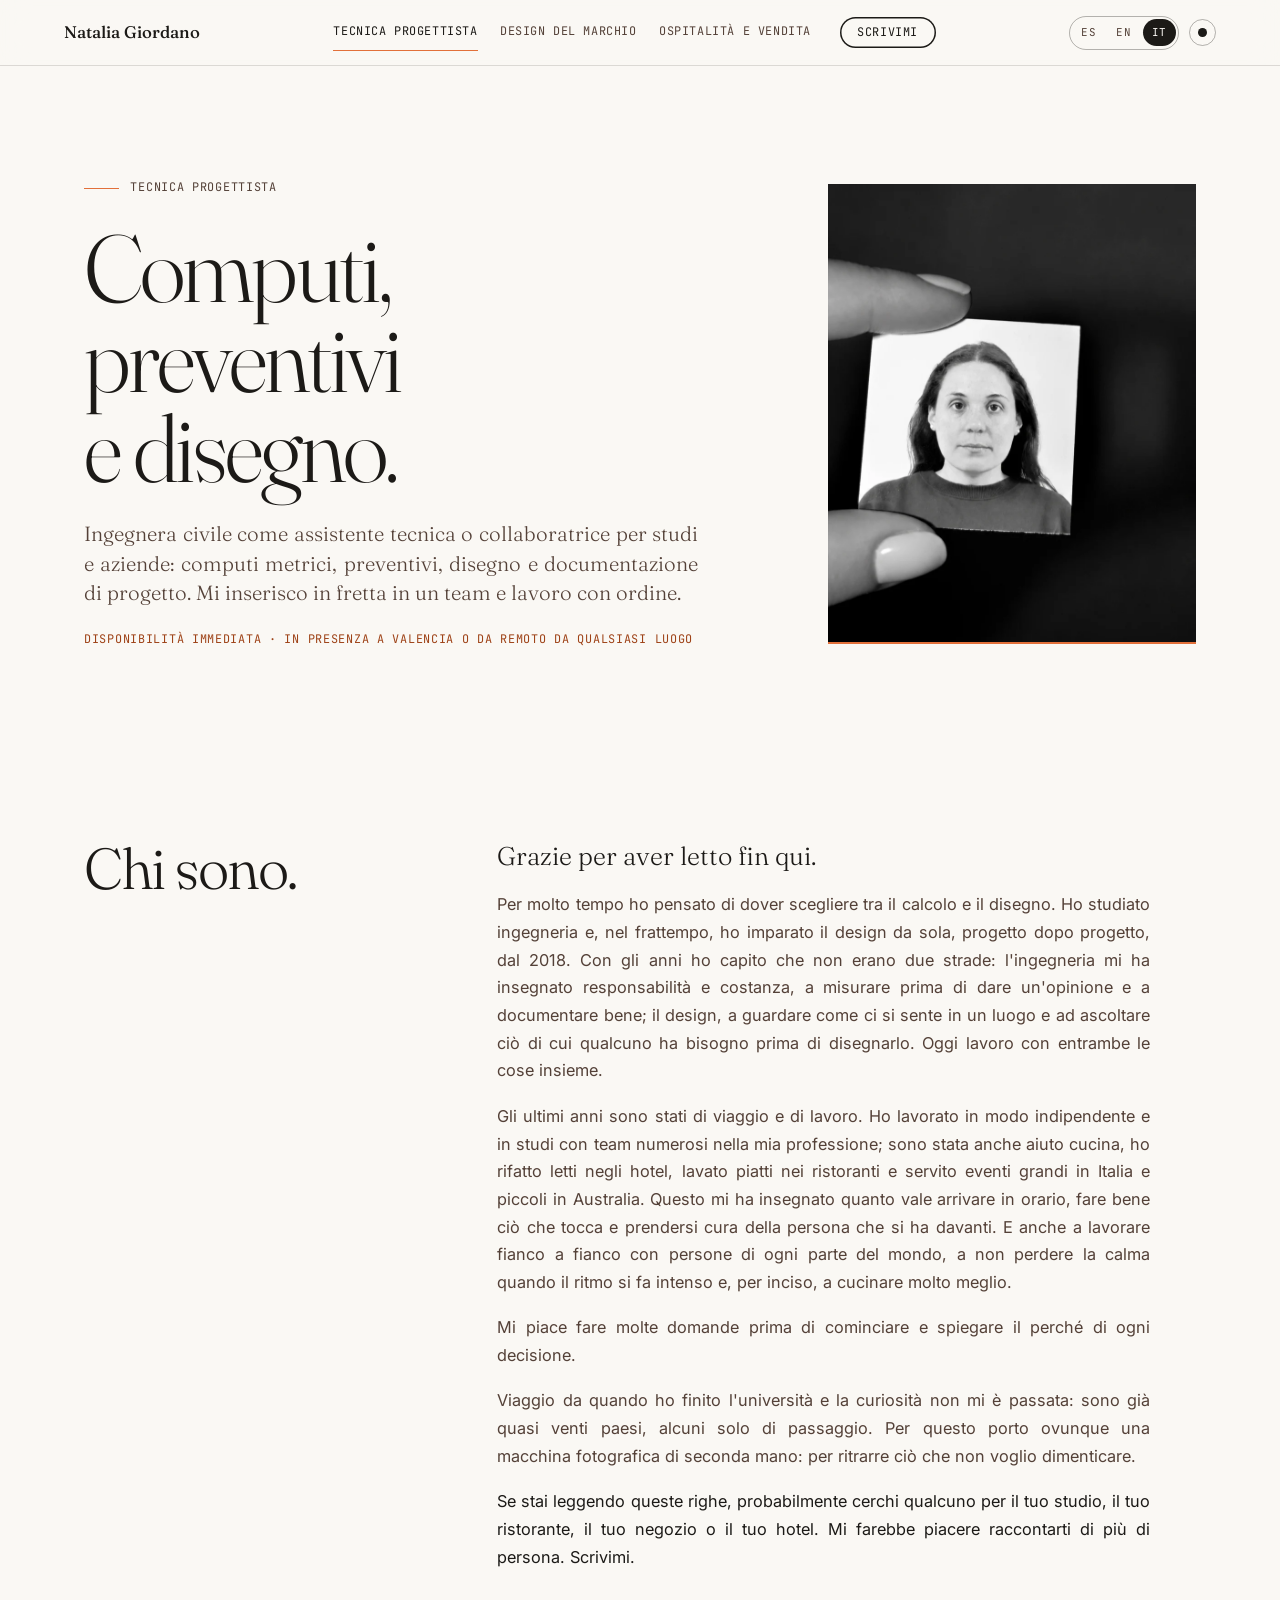
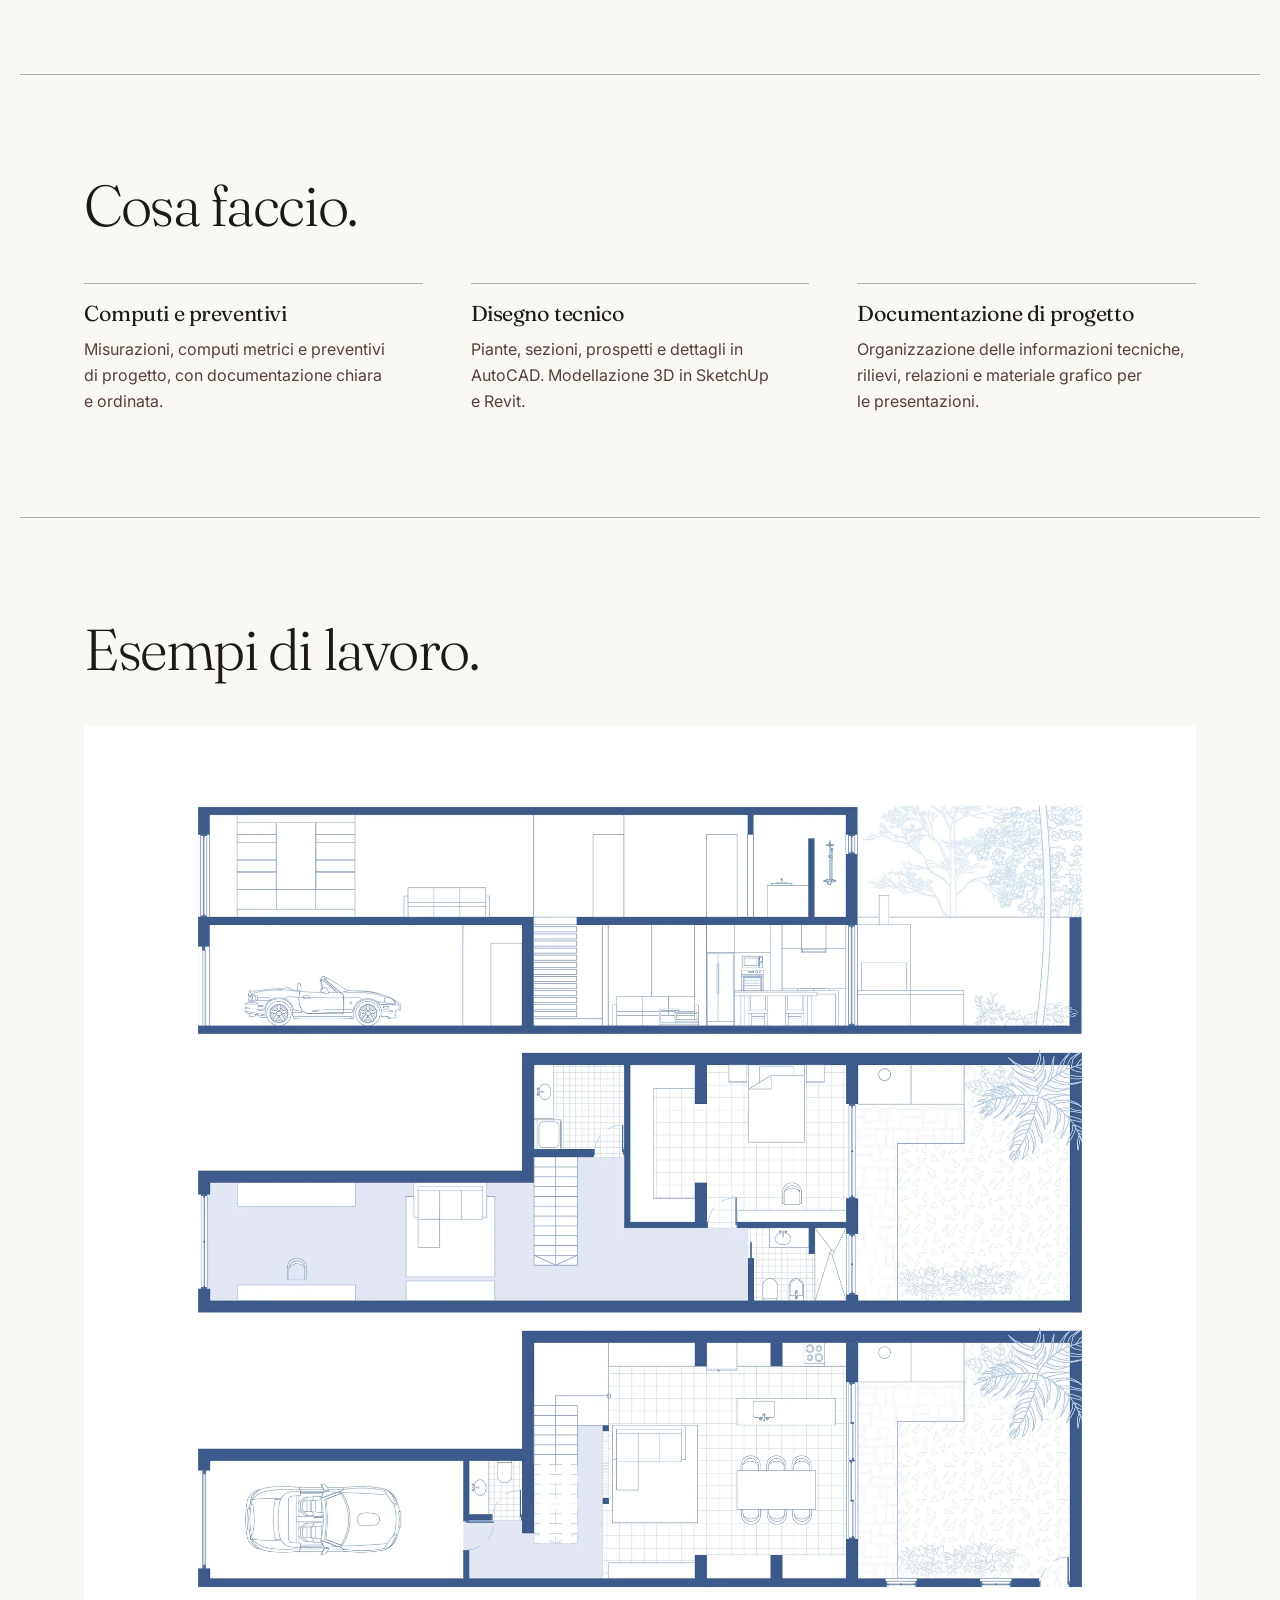
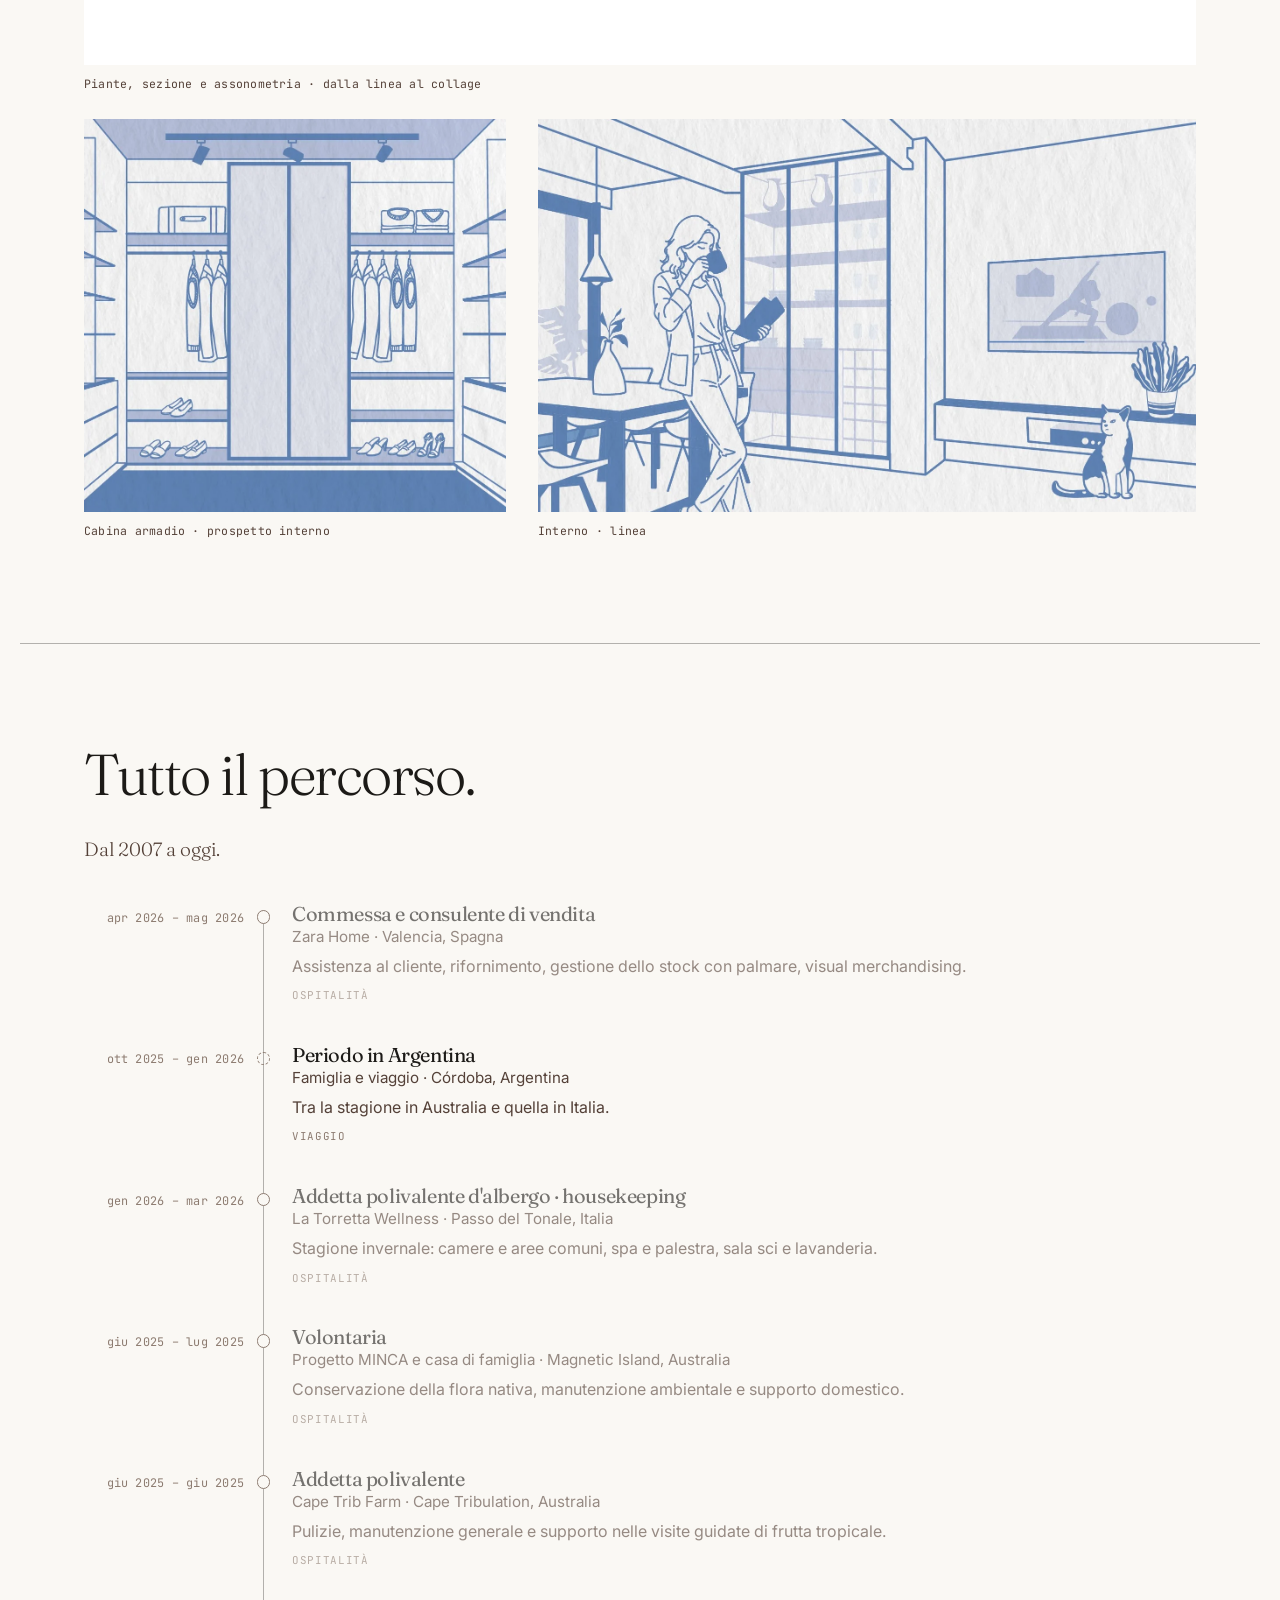
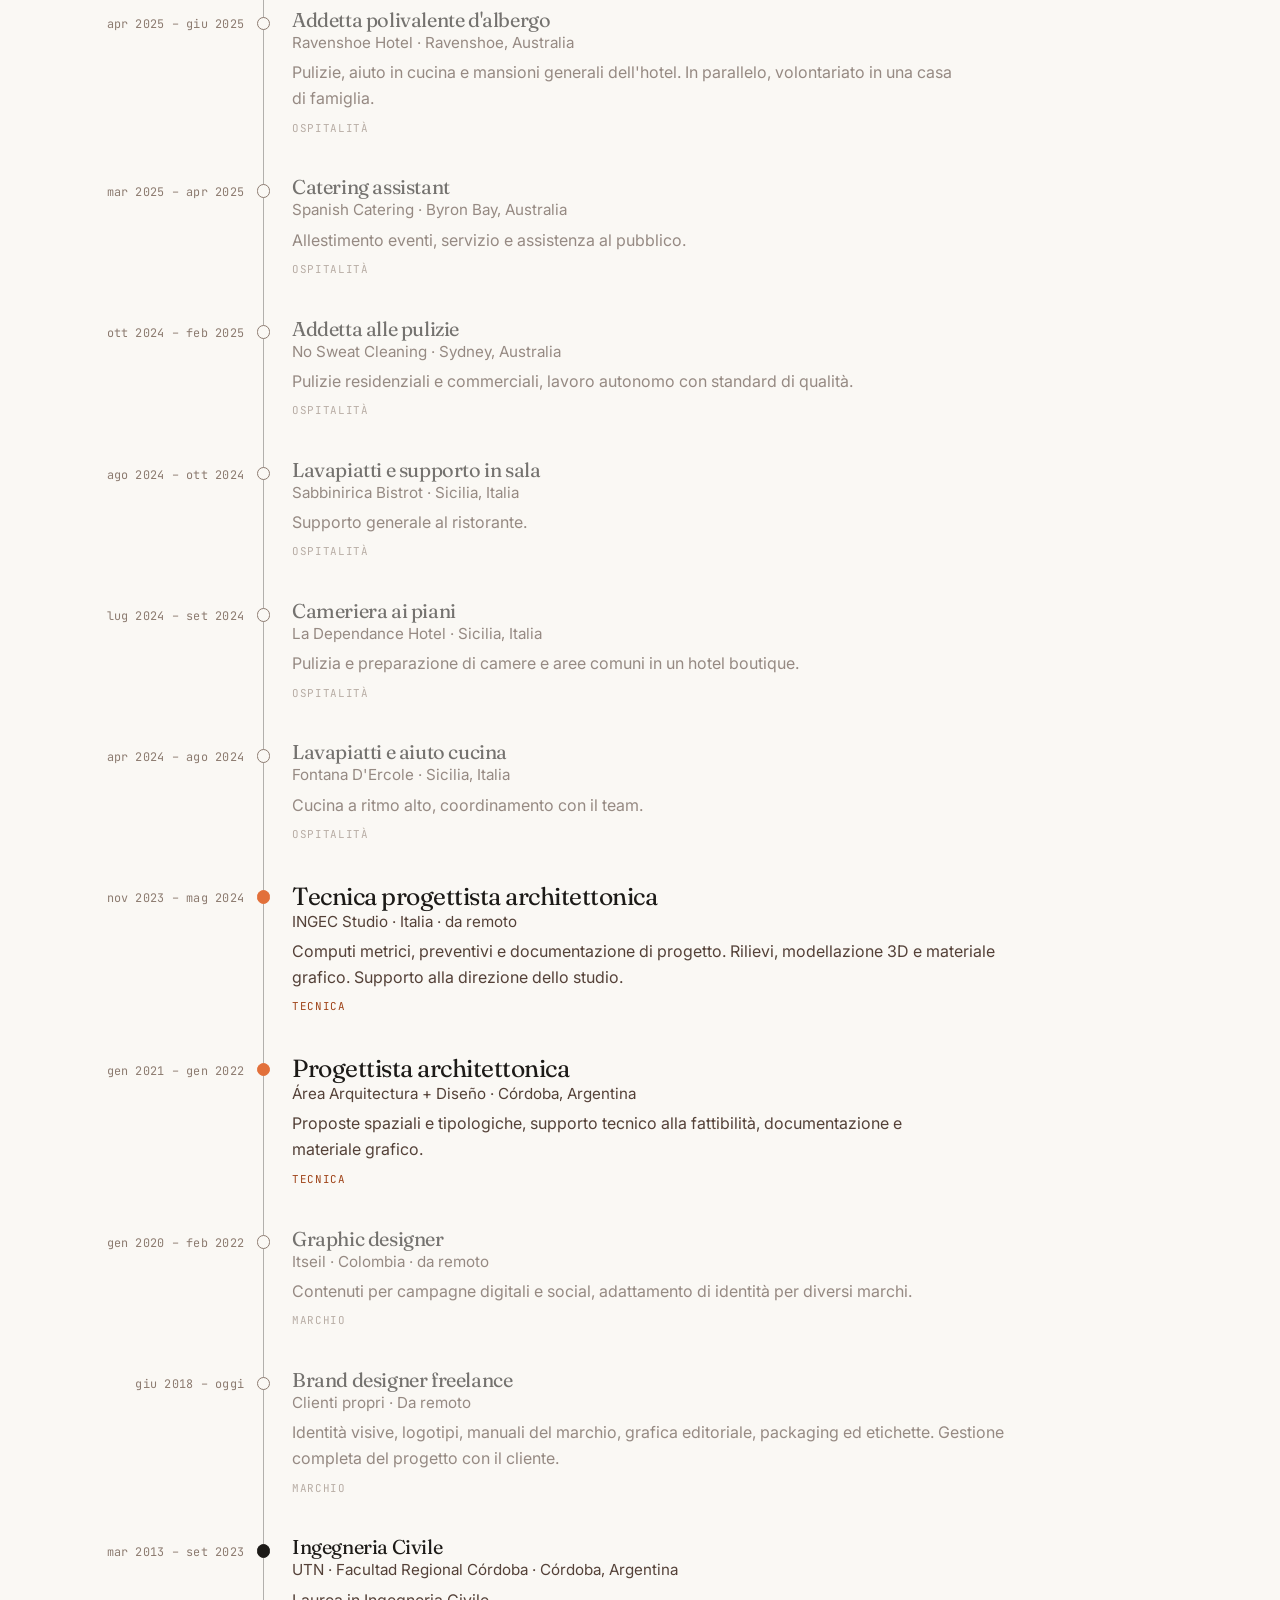
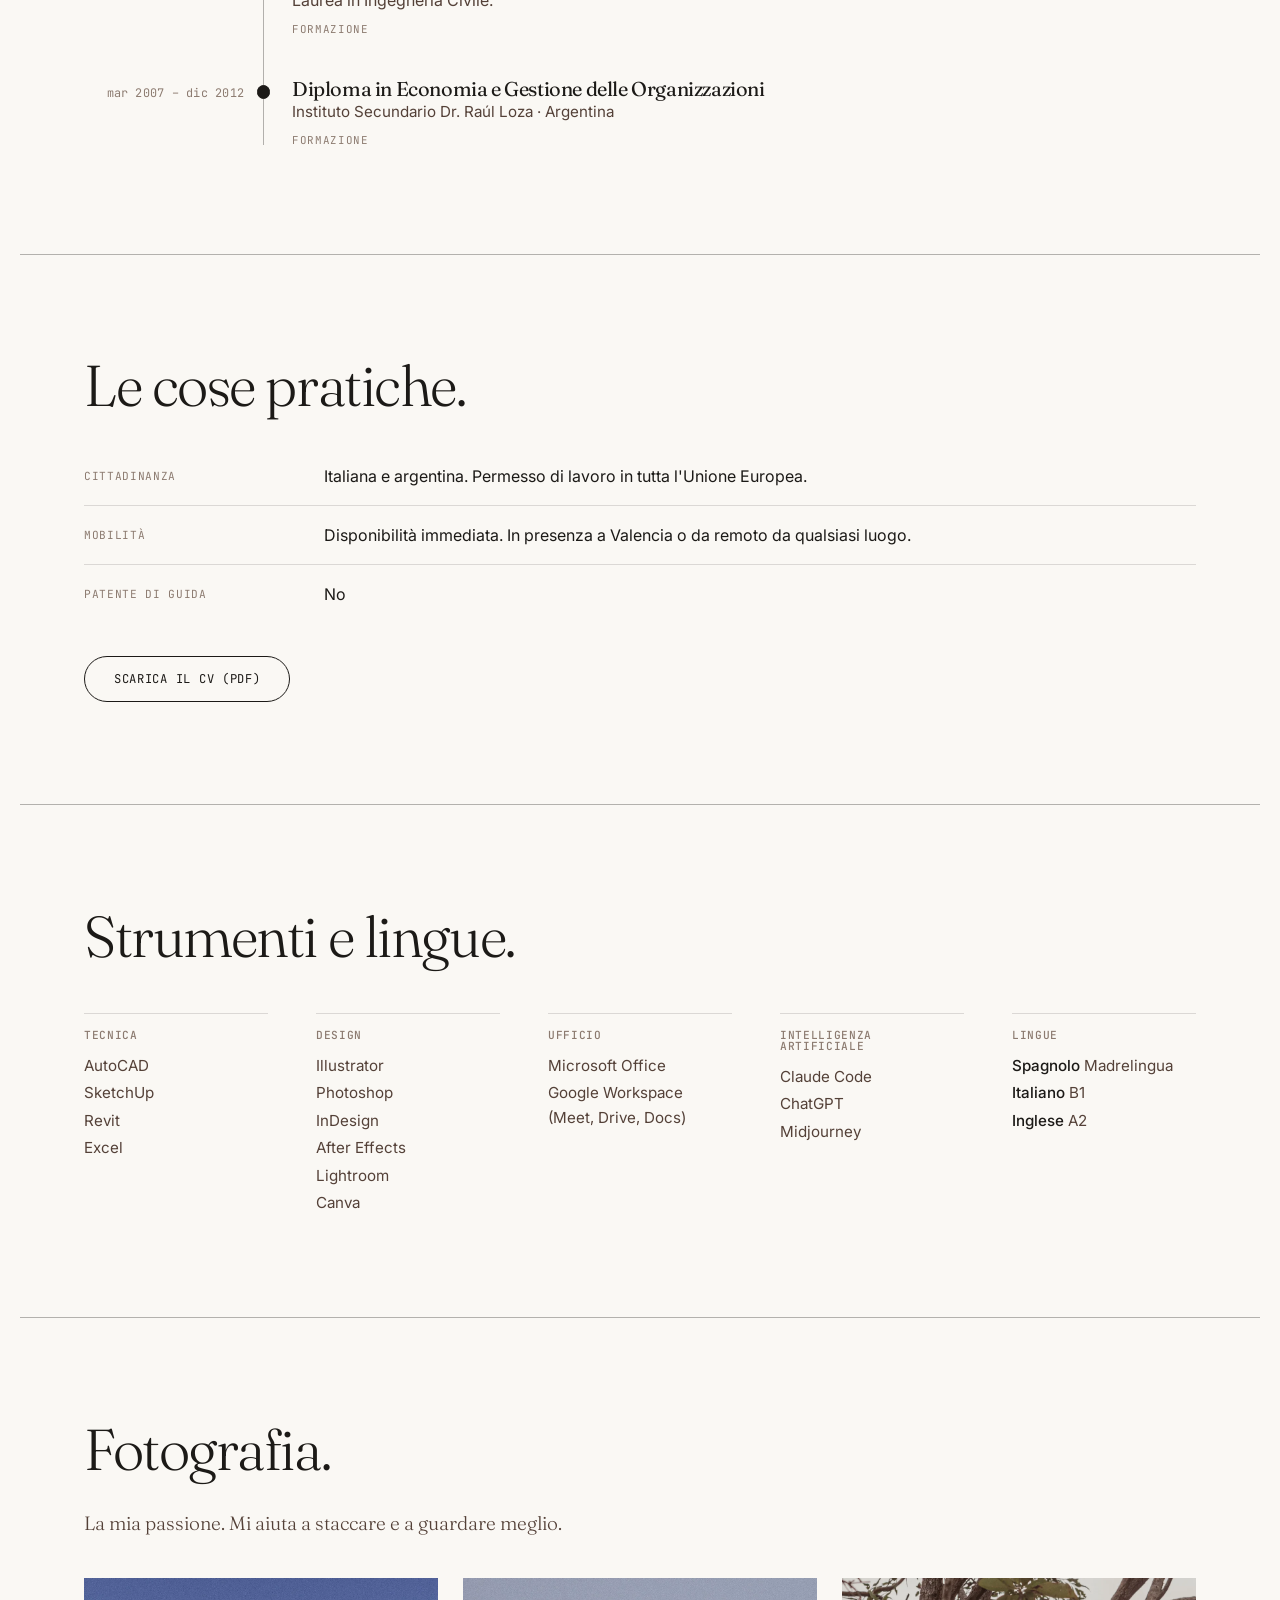
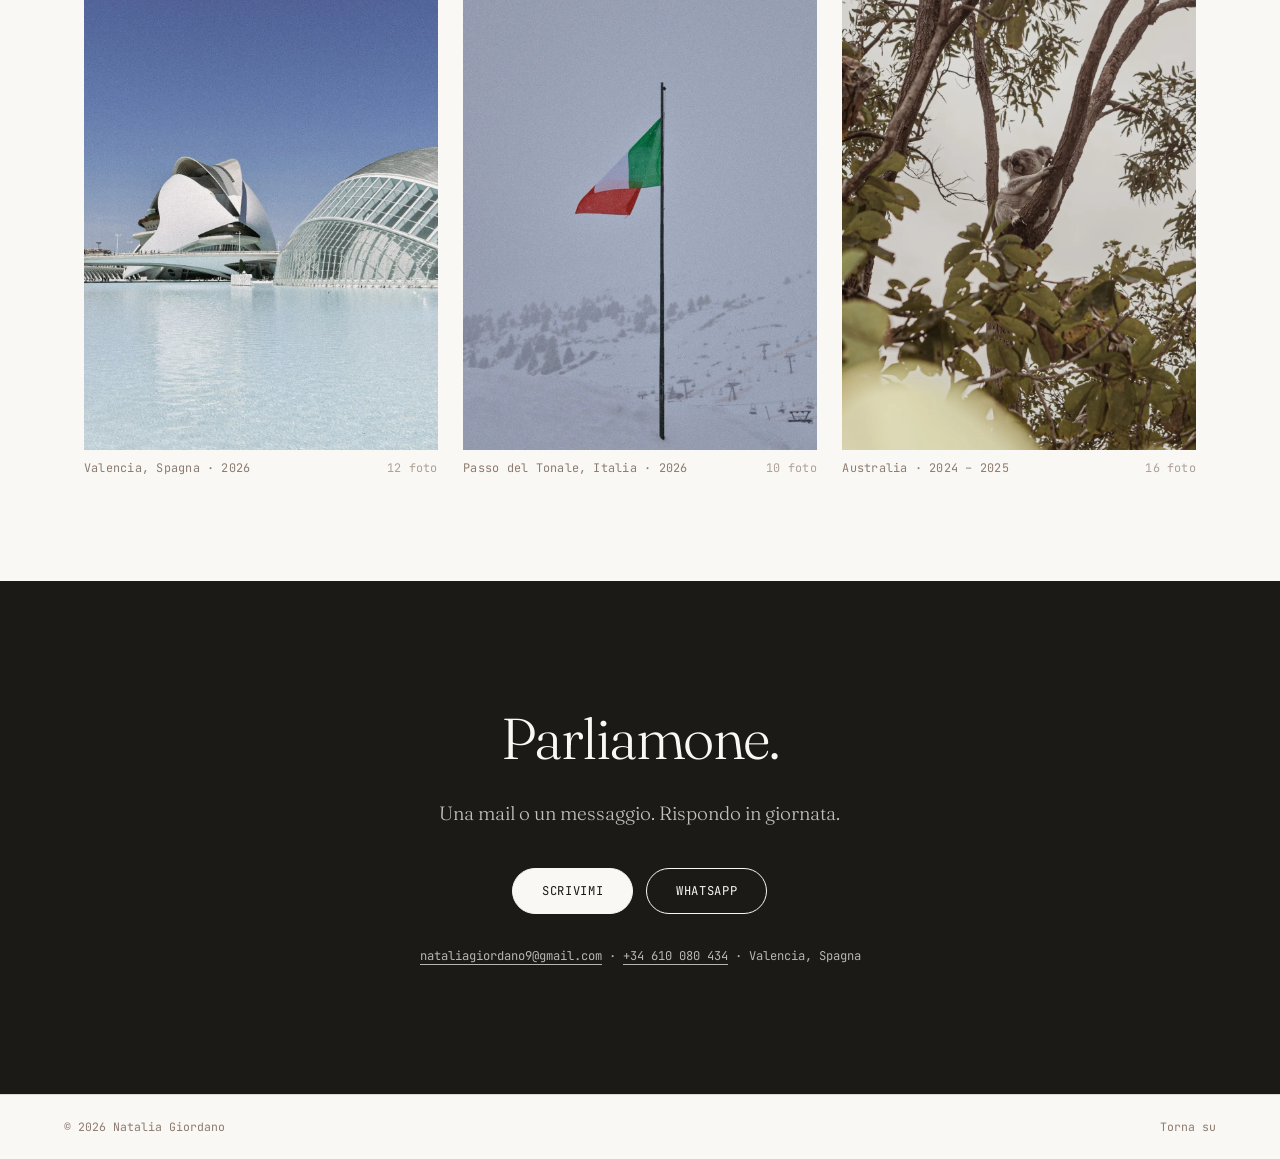
<file: it/tecnica.html>
<!DOCTYPE html>
<html lang="it" data-puerta="tecnica">
<head>
<meta charset="utf-8">
<meta name="viewport" content="width=device-width, initial-scale=1">
<title>Natalia Giordano — Tecnica progettista</title>
<meta name="description" content="Ingegnera civile come assistente tecnica o collaboratrice per studi e aziende: computi metrici, preventivi, disegno e documentazione di progetto. Mi inserisco in fretta in un team e lavoro con ordine.">
<meta property="og:title" content="Natalia Giordano — Tecnica progettista">
<meta property="og:description" content="Ingegnera civile come assistente tecnica o collaboratrice per studi e aziende: computi metrici, preventivi, disegno e documentazione di progetto. Mi inserisco in fretta in un team e lavoro con ordine.">
<meta property="og:type" content="profile">
<link rel="preconnect" href="https://fonts.googleapis.com">
<link rel="preconnect" href="https://fonts.gstatic.com" crossorigin>
<link rel="stylesheet" href="https://fonts.googleapis.com/css2?family=Fraunces:ital,opsz,wght@0,9..144,300;0,9..144,400;0,9..144,500;1,9..144,300&family=Inter:wght@400;500&family=JetBrains+Mono:wght@400;500&display=swap">
<link rel="stylesheet" href="../styles.css?v=20261107">
<link rel="icon" href="../assets/favicon.svg" type="image/svg+xml">
<link rel="alternate" hreflang="es" href="../tecnica.html"><link rel="alternate" hreflang="en" href="../en/tecnica.html"><link rel="alternate" hreflang="it" href="../it/tecnica.html">
<script src="../lib/tema.js?v=20261107"></script>
<script type="application/ld+json">
{"@context":"https://schema.org","@type":"Person","name":"Natalia Giordano","jobTitle":"Ingeniera civil · Técnica de proyectos · Diseñadora de marca","email":"mailto:nataliagiordano9@gmail.com","address":{"@type":"PostalAddress","addressLocality":"Valencia","addressCountry":"ES"}}
</script>
</head>
<body>
<a class="skip-link" href="#principal">Vai al contenuto</a>
<header class="cab">
  <a class="cab-nombre" href="index.html">Natalia Giordano</a>
  <div class="cab-acciones">
    <div class="cab-idiomas" role="group" aria-label="Lingua"><a href="../tecnica.html" hreflang="es" lang="es">ES</a><a href="../en/tecnica.html" hreflang="en" lang="en">EN</a><a href="../it/tecnica.html" hreflang="it" lang="it" aria-current="true">IT</a></div>
    <button class="cab-tema" type="button" data-tema aria-label="Alterna modalità chiara e scura" title="Modalità chiara / scura"><span class="tema-icono" aria-hidden="true"></span></button>
    <button class="cab-menu" type="button" aria-expanded="false" aria-controls="nav-principal" data-menu>Menu</button>
  </div>
  <nav id="nav-principal" class="cab-nav" aria-label="Aree">
    <ul>
      <li><a href="tecnica.html" data-sector="tecnica" class="is-activa">Tecnica progettista</a></li><li><a href="marca.html" data-sector="marca">Design del marchio</a></li><li><a href="hosteleria.html" data-sector="hosteleria">Ospitalità e vendita</a></li>
      <li><a href="#contacto" class="cab-contacto">Scrivimi</a></li>
    </ul>
  </nav>
</header>
<main><section class="hero hero-tecnica" id="principal">
  <div class="hero-int">
    <p class="hero-rotulo">Tecnica progettista</p>
    <h1 class="hero-titulo">Computi, preventivi e disegno.</h1>
    <p class="hero-linea">Ingegnera civile come assistente tecnica o collaboratrice per studi e aziende: computi metrici, preventivi, disegno e documentazione di progetto. Mi inserisco in fretta in un team e lavoro con ordine.</p>
    <p class="hero-disp mono">Disponibilità immediata · in presenza a Valencia o da remoto da qualsiasi luogo</p>
  </div>
  <div class="hero-foto hero-foto-doble">
    <img src="../assets/img/nati-carnet.webp" alt="Natalia Giordano" loading="eager">
    <img class="foto-alt" src="../assets/img/nati-sidney.webp" alt="" aria-hidden="true" loading="eager"></div>
</section>
<section class="bloque bloque-pres" id="quien">
  <h2 class="bloque-titulo">Chi sono.</h2>
  <div class="pres"><p>Grazie per aver letto fin qui.</p><p>Per molto tempo ho pensato di dover scegliere tra il calcolo e il disegno. Ho studiato ingegneria e, nel frattempo, ho imparato il design da sola, progetto dopo progetto, dal 2018. Con gli anni ho capito che non erano due strade: l&#x27;ingegneria mi ha insegnato responsabilità e costanza, a misurare prima di dare un&#x27;opinione e a documentare bene; il design, a guardare come ci si sente in un luogo e ad ascoltare ciò di cui qualcuno ha bisogno prima di disegnarlo. Oggi lavoro con entrambe le cose insieme.</p><p>Gli ultimi anni sono stati di viaggio e di lavoro. Ho lavorato in modo indipendente e in studi con team numerosi nella mia professione; sono stata anche aiuto cucina, ho rifatto letti negli hotel, lavato piatti nei ristoranti e servito eventi grandi in Italia e piccoli in Australia. Questo mi ha insegnato quanto vale arrivare in orario, fare bene ciò che tocca e prendersi cura della persona che si ha davanti. E anche a lavorare fianco a fianco con persone di ogni parte del mondo, a non perdere la calma quando il ritmo si fa intenso e, per inciso, a cucinare molto meglio.</p><p>Mi piace fare molte domande prima di cominciare e spiegare il perché di ogni decisione.</p><p>Viaggio da quando ho finito l&#x27;università e la curiosità non mi è passata: sono già quasi venti paesi, alcuni solo di passaggio. Per questo porto ovunque una macchina fotografica di seconda mano: per ritrarre ciò che non voglio dimenticare.</p><p>Se stai leggendo queste righe, probabilmente cerchi qualcuno per il tuo studio, il tuo ristorante, il tuo negozio o il tuo hotel. Mi farebbe piacere raccontarti di più di persona. Scrivimi.</p></div>
</section>
<section class="bloque bloque-pilares">
  <h2 class="bloque-titulo">Cosa faccio.</h2>
  <div class="pilares"><div class="pilar">
      <h3 class="pilar-nombre">Computi e preventivi</h3>
      <p>Misurazioni, computi metrici e preventivi di progetto, con documentazione chiara e ordinata.</p>
    </div><div class="pilar">
      <h3 class="pilar-nombre">Disegno tecnico</h3>
      <p>Piante, sezioni, prospetti e dettagli in AutoCAD. Modellazione 3D in SketchUp e Revit.</p>
    </div><div class="pilar">
      <h3 class="pilar-nombre">Documentazione di progetto</h3>
      <p>Organizzazione delle informazioni tecniche, rilievi, relazioni e materiale grafico per le presentazioni.</p>
    </div></div>
</section>
<section class="bloque bloque-muestras" id="trabajo">
  <h2 class="bloque-titulo">Esempi di lavoro.</h2>
  <div class="muestras"><figure class="muestra muestra-fila" data-reveal><div class="muestra-img muestra-rota" data-rota tabindex="0" role="button" aria-label="Piante, sezione e assonometria · dalla linea al collage: cambia da sola; tocca per passare alla successiva"><img src="../assets/img/tec-plantas-linea-h.webp" width="2200" height="1857" alt="Piante, sezione e assonometria · dalla linea al collage, vista 1" loading="lazy" decoding="async" class=is-on><img src="../assets/img/tec-plantas-color-h.webp" width="2200" height="1857" alt="Piante, sezione e assonometria · dalla linea al collage, vista 2" loading="lazy" decoding="async"><img src="../assets/img/tec-axonometria-h.webp" width="2200" height="1857" alt="Piante, sezione e assonometria · dalla linea al collage, vista 3" loading="lazy" decoding="async"></div><figcaption>Piante, sezione e assonometria · dalla linea al collage</figcaption></figure><div class="muestras-par" style="grid-template-columns:1.0747fr 1.6756fr"><figure class="muestra muestra-par" data-reveal><div class="muestra-img ajuste-contener"><img src="../assets/img/tec-vestidor.webp" width="964" height="897" alt="Cabina armadio · prospetto interno" loading="lazy" decoding="async"></div><figcaption>Cabina armadio · prospetto interno</figcaption></figure><figure class="muestra muestra-par" data-reveal><div class="muestra-img ajuste-contener"><img src="../assets/img/tec-interior.webp" width="1503" height="897" alt="Interno · linea" loading="lazy" decoding="async"></div><figcaption>Interno · linea</figcaption></figure></div></div>
</section>
<section class="bloque bloque-tl" id="trayectoria">
  <h2 class="bloque-titulo">Tutto il percorso.</h2>
  <p class="bloque-linea">Dal 2007 a oggi.</p>
  <ol class="tl"><li class="tl-item sector-hosteleria" data-reveal>
      <span class="tl-fecha">apr 2026 – mag 2026</span>
      <span class="tl-punto" aria-hidden="true"></span>
      <div class="tl-cuerpo">
        <h3 class="tl-puesto">Commessa e consulente di vendita</h3>
        <p class="tl-empresa">Zara Home · Valencia, Spagna</p>
        <p class="tl-tareas">Assistenza al cliente, rifornimento, gestione dello stock con palmare, visual merchandising.</p>
        <span class="tl-sector">Ospitalità</span>
      </div>
    </li><li class="tl-item sector-viaje" data-reveal>
      <span class="tl-fecha">ott 2025 – gen 2026</span>
      <span class="tl-punto" aria-hidden="true"></span>
      <div class="tl-cuerpo">
        <h3 class="tl-puesto">Periodo in Argentina</h3>
        <p class="tl-empresa">Famiglia e viaggio · Córdoba, Argentina</p>
        <p class="tl-tareas">Tra la stagione in Australia e quella in Italia.</p>
        <span class="tl-sector">Viaggio</span>
      </div>
    </li><li class="tl-item sector-hosteleria" data-reveal>
      <span class="tl-fecha">gen 2026 – mar 2026</span>
      <span class="tl-punto" aria-hidden="true"></span>
      <div class="tl-cuerpo">
        <h3 class="tl-puesto">Addetta polivalente d&#x27;albergo · housekeeping</h3>
        <p class="tl-empresa">La Torretta Wellness · Passo del Tonale, Italia</p>
        <p class="tl-tareas">Stagione invernale: camere e aree comuni, spa e palestra, sala sci e lavanderia.</p>
        <span class="tl-sector">Ospitalità</span>
      </div>
    </li><li class="tl-item sector-hosteleria" data-reveal>
      <span class="tl-fecha">giu 2025 – lug 2025</span>
      <span class="tl-punto" aria-hidden="true"></span>
      <div class="tl-cuerpo">
        <h3 class="tl-puesto">Volontaria</h3>
        <p class="tl-empresa">Progetto MINCA e casa di famiglia · Magnetic Island, Australia</p>
        <p class="tl-tareas">Conservazione della flora nativa, manutenzione ambientale e supporto domestico.</p>
        <span class="tl-sector">Ospitalità</span>
      </div>
    </li><li class="tl-item sector-hosteleria" data-reveal>
      <span class="tl-fecha">giu 2025 – giu 2025</span>
      <span class="tl-punto" aria-hidden="true"></span>
      <div class="tl-cuerpo">
        <h3 class="tl-puesto">Addetta polivalente</h3>
        <p class="tl-empresa">Cape Trib Farm · Cape Tribulation, Australia</p>
        <p class="tl-tareas">Pulizie, manutenzione generale e supporto nelle visite guidate di frutta tropicale.</p>
        <span class="tl-sector">Ospitalità</span>
      </div>
    </li><li class="tl-item sector-hosteleria" data-reveal>
      <span class="tl-fecha">apr 2025 – giu 2025</span>
      <span class="tl-punto" aria-hidden="true"></span>
      <div class="tl-cuerpo">
        <h3 class="tl-puesto">Addetta polivalente d&#x27;albergo</h3>
        <p class="tl-empresa">Ravenshoe Hotel · Ravenshoe, Australia</p>
        <p class="tl-tareas">Pulizie, aiuto in cucina e mansioni generali dell&#x27;hotel. In parallelo, volontariato in una casa di famiglia.</p>
        <span class="tl-sector">Ospitalità</span>
      </div>
    </li><li class="tl-item sector-hosteleria" data-reveal>
      <span class="tl-fecha">mar 2025 – apr 2025</span>
      <span class="tl-punto" aria-hidden="true"></span>
      <div class="tl-cuerpo">
        <h3 class="tl-puesto">Catering assistant</h3>
        <p class="tl-empresa">Spanish Catering · Byron Bay, Australia</p>
        <p class="tl-tareas">Allestimento eventi, servizio e assistenza al pubblico.</p>
        <span class="tl-sector">Ospitalità</span>
      </div>
    </li><li class="tl-item sector-hosteleria" data-reveal>
      <span class="tl-fecha">ott 2024 – feb 2025</span>
      <span class="tl-punto" aria-hidden="true"></span>
      <div class="tl-cuerpo">
        <h3 class="tl-puesto">Addetta alle pulizie</h3>
        <p class="tl-empresa">No Sweat Cleaning · Sydney, Australia</p>
        <p class="tl-tareas">Pulizie residenziali e commerciali, lavoro autonomo con standard di qualità.</p>
        <span class="tl-sector">Ospitalità</span>
      </div>
    </li><li class="tl-item sector-hosteleria" data-reveal>
      <span class="tl-fecha">ago 2024 – ott 2024</span>
      <span class="tl-punto" aria-hidden="true"></span>
      <div class="tl-cuerpo">
        <h3 class="tl-puesto">Lavapiatti e supporto in sala</h3>
        <p class="tl-empresa">Sabbinirica Bistrot · Sicilia, Italia</p>
        <p class="tl-tareas">Supporto generale al ristorante.</p>
        <span class="tl-sector">Ospitalità</span>
      </div>
    </li><li class="tl-item sector-hosteleria" data-reveal>
      <span class="tl-fecha">lug 2024 – set 2024</span>
      <span class="tl-punto" aria-hidden="true"></span>
      <div class="tl-cuerpo">
        <h3 class="tl-puesto">Cameriera ai piani</h3>
        <p class="tl-empresa">La Dependance Hotel · Sicilia, Italia</p>
        <p class="tl-tareas">Pulizia e preparazione di camere e aree comuni in un hotel boutique.</p>
        <span class="tl-sector">Ospitalità</span>
      </div>
    </li><li class="tl-item sector-hosteleria" data-reveal>
      <span class="tl-fecha">apr 2024 – ago 2024</span>
      <span class="tl-punto" aria-hidden="true"></span>
      <div class="tl-cuerpo">
        <h3 class="tl-puesto">Lavapiatti e aiuto cucina</h3>
        <p class="tl-empresa">Fontana D&#x27;Ercole · Sicilia, Italia</p>
        <p class="tl-tareas">Cucina a ritmo alto, coordinamento con il team.</p>
        <span class="tl-sector">Ospitalità</span>
      </div>
    </li><li class="tl-item sector-tecnica is-propio" data-reveal>
      <span class="tl-fecha">nov 2023 – mag 2024</span>
      <span class="tl-punto" aria-hidden="true"></span>
      <div class="tl-cuerpo">
        <h3 class="tl-puesto">Tecnica progettista architettonica</h3>
        <p class="tl-empresa">INGEC Studio · Italia · da remoto</p>
        <p class="tl-tareas">Computi metrici, preventivi e documentazione di progetto. Rilievi, modellazione 3D e materiale grafico. Supporto alla direzione dello studio.</p>
        <span class="tl-sector">Tecnica</span>
      </div>
    </li><li class="tl-item sector-tecnica is-propio" data-reveal>
      <span class="tl-fecha">gen 2021 – gen 2022</span>
      <span class="tl-punto" aria-hidden="true"></span>
      <div class="tl-cuerpo">
        <h3 class="tl-puesto">Progettista architettonica</h3>
        <p class="tl-empresa">Área Arquitectura + Diseño · Córdoba, Argentina</p>
        <p class="tl-tareas">Proposte spaziali e tipologiche, supporto tecnico alla fattibilità, documentazione e materiale grafico.</p>
        <span class="tl-sector">Tecnica</span>
      </div>
    </li><li class="tl-item sector-marca" data-reveal>
      <span class="tl-fecha">gen 2020 – feb 2022</span>
      <span class="tl-punto" aria-hidden="true"></span>
      <div class="tl-cuerpo">
        <h3 class="tl-puesto">Graphic designer</h3>
        <p class="tl-empresa">Itseil · Colombia · da remoto</p>
        <p class="tl-tareas">Contenuti per campagne digitali e social, adattamento di identità per diversi marchi.</p>
        <span class="tl-sector">Marchio</span>
      </div>
    </li><li class="tl-item sector-marca" data-reveal>
      <span class="tl-fecha">giu 2018 – oggi</span>
      <span class="tl-punto" aria-hidden="true"></span>
      <div class="tl-cuerpo">
        <h3 class="tl-puesto">Brand designer freelance</h3>
        <p class="tl-empresa">Clienti propri · Da remoto</p>
        <p class="tl-tareas">Identità visive, logotipi, manuali del marchio, grafica editoriale, packaging ed etichette. Gestione completa del progetto con il cliente.</p>
        <span class="tl-sector">Marchio</span>
      </div>
    </li><li class="tl-item sector-formacion" data-reveal>
      <span class="tl-fecha">mar 2013 – set 2023</span>
      <span class="tl-punto" aria-hidden="true"></span>
      <div class="tl-cuerpo">
        <h3 class="tl-puesto">Ingegneria Civile</h3>
        <p class="tl-empresa">UTN · Facultad Regional Córdoba · Córdoba, Argentina</p>
        <p class="tl-tareas">Laurea in Ingegneria Civile.</p>
        <span class="tl-sector">Formazione</span>
      </div>
    </li><li class="tl-item sector-formacion" data-reveal>
      <span class="tl-fecha">mar 2007 – dic 2012</span>
      <span class="tl-punto" aria-hidden="true"></span>
      <div class="tl-cuerpo">
        <h3 class="tl-puesto">Diploma in Economia e Gestione delle Organizzazioni</h3>
        <p class="tl-empresa">Instituto Secundario Dr. Raúl Loza · Argentina</p>
        
        <span class="tl-sector">Formazione</span>
      </div>
    </li></ol>
</section>
<section class="bloque bloque-ficha" id="ficha">
  <h2 class="bloque-titulo">Le cose pratiche.</h2>
  <dl class="ficha"><div class="ficha-fila"><dt>Cittadinanza</dt><dd>Italiana e argentina. Permesso di lavoro in tutta l&#x27;Unione Europea.</dd></div><div class="ficha-fila"><dt>Mobilità</dt><dd>Disponibilità immediata. In presenza a Valencia o da remoto da qualsiasi luogo.</dd></div><div class="ficha-fila"><dt>Patente di guida</dt><dd>No</dd></div></dl>
  <p class="ficha-cv"><a class="btn btn-borde" href="../assets/cv/CV-Natalia-Giordano-it.pdf" download>Scarica il CV (PDF)</a></p>
</section>
<section class="bloque bloque-herr" id="herramientas">
  <h2 class="bloque-titulo">Strumenti e lingue.</h2>
  <div class="herr"><div class="herr-grupo">
      <h3 class="herr-nombre">Tecnica</h3>
      <ul><li>AutoCAD</li><li>SketchUp</li><li>Revit</li><li>Excel</li></ul>
    </div><div class="herr-grupo">
      <h3 class="herr-nombre">Design</h3>
      <ul><li>Illustrator</li><li>Photoshop</li><li>InDesign</li><li>After Effects</li><li>Lightroom</li><li>Canva</li></ul>
    </div><div class="herr-grupo">
      <h3 class="herr-nombre">Ufficio</h3>
      <ul><li>Microsoft Office</li><li>Google Workspace (Meet, Drive, Docs)</li></ul>
    </div><div class="herr-grupo">
      <h3 class="herr-nombre">Intelligenza artificiale</h3>
      <ul><li>Claude Code</li><li>ChatGPT</li><li>Midjourney</li></ul>
    </div>
    <div class="herr-grupo">
      <h3 class="herr-nombre">Lingue</h3>
      <ul class="idiomas"><li><strong>Spagnolo</strong> Madrelingua</li><li><strong>Italiano</strong> B1</li><li><strong>Inglese</strong> A2</li></ul>
    </div>
  </div>
</section>
<section class="bloque bloque-foto" id="fotografia">
  <h2 class="bloque-titulo">Fotografia.</h2>
  <p class="bloque-linea">La mia passione. Mi aiuta a staccare e a guardare meglio.</p>
  <div class="series"><figure class="serie" data-serie data-reveal style="--desfase:0ms">
      <div class="serie-marco"><img src="../assets/img/foto-valencia-1.webp" alt="Valencia, Spagna · 2026" loading="lazy" decoding="async" class=is-on><img src="../assets/img/foto-valencia-2.webp" alt="Valencia, Spagna · 2026" loading="lazy" decoding="async"><img src="../assets/img/foto-valencia-3.webp" alt="Valencia, Spagna · 2026" loading="lazy" decoding="async"><img src="../assets/img/foto-valencia-4.webp" alt="Valencia, Spagna · 2026" loading="lazy" decoding="async"><img src="../assets/img/foto-valencia-5.webp" alt="Valencia, Spagna · 2026" loading="lazy" decoding="async"><img src="../assets/img/foto-valencia-6.webp" alt="Valencia, Spagna · 2026" loading="lazy" decoding="async"><img src="../assets/img/foto-valencia-7.webp" alt="Valencia, Spagna · 2026" loading="lazy" decoding="async"><img src="../assets/img/foto-valencia-12.webp" alt="Valencia, Spagna · 2026" loading="lazy" decoding="async"><img src="../assets/img/foto-valencia-8.webp" alt="Valencia, Spagna · 2026" loading="lazy" decoding="async"><img src="../assets/img/foto-valencia-9.webp" alt="Valencia, Spagna · 2026" loading="lazy" decoding="async"><img src="../assets/img/foto-valencia-10.webp" alt="Valencia, Spagna · 2026" loading="lazy" decoding="async"><img src="../assets/img/foto-valencia-11.webp" alt="Valencia, Spagna · 2026" loading="lazy" decoding="async"></div>
      <figcaption class="mono">Valencia, Spagna · 2026 <span class="serie-n">12 foto</span></figcaption>
    </figure><figure class="serie" data-serie data-reveal style="--desfase:2200ms">
      <div class="serie-marco"><img src="../assets/img/foto-tonale-bandera.webp" alt="Passo del Tonale, Italia · 2026" loading="lazy" decoding="async" class=is-on><img src="../assets/img/foto-tonale-esquis.webp" alt="Passo del Tonale, Italia · 2026" loading="lazy" decoding="async"><img src="../assets/img/foto-tonale-2.webp" alt="Passo del Tonale, Italia · 2026" loading="lazy" decoding="async"><img src="../assets/img/foto-tonale-retrato.webp" alt="Passo del Tonale, Italia · 2026" loading="lazy" decoding="async"><img src="../assets/img/foto-tonale-3.webp" alt="Passo del Tonale, Italia · 2026" loading="lazy" decoding="async"><img src="../assets/img/foto-tonale-valle.webp" alt="Passo del Tonale, Italia · 2026" loading="lazy" decoding="async"><img src="../assets/img/foto-tonale-6.webp" alt="Passo del Tonale, Italia · 2026" loading="lazy" decoding="async"><img src="../assets/img/foto-tonale-1.webp" alt="Passo del Tonale, Italia · 2026" loading="lazy" decoding="async"><img src="../assets/img/foto-tonale-pico.webp" alt="Passo del Tonale, Italia · 2026" loading="lazy" decoding="async"><img src="../assets/img/foto-tonale-4.webp" alt="Passo del Tonale, Italia · 2026" loading="lazy" decoding="async"></div>
      <figcaption class="mono">Passo del Tonale, Italia · 2026 <span class="serie-n">10 foto</span></figcaption>
    </figure><figure class="serie" data-serie data-reveal style="--desfase:4400ms">
      <div class="serie-marco"><img src="../assets/img/foto-australia-1.webp" alt="Australia · 2024 – 2025" loading="lazy" decoding="async" class=is-on><img src="../assets/img/foto-au-ballena.webp" alt="Australia · 2024 – 2025" loading="lazy" decoding="async"><img src="../assets/img/foto-au-medusa.webp" alt="Australia · 2024 – 2025" loading="lazy" decoding="async"><img src="../assets/img/foto-australia-2.webp" alt="Australia · 2024 – 2025" loading="lazy" decoding="async"><img src="../assets/img/foto-au-opera-1.webp" alt="Australia · 2024 – 2025" loading="lazy" decoding="async"><img src="../assets/img/foto-au-delfines.webp" alt="Australia · 2024 – 2025" loading="lazy" decoding="async"><img src="../assets/img/foto-au-surf-2.webp" alt="Australia · 2024 – 2025" loading="lazy" decoding="async"><img src="../assets/img/foto-au-ola.webp" alt="Australia · 2024 – 2025" loading="lazy" decoding="async"><img src="../assets/img/foto-australia-4.webp" alt="Australia · 2024 – 2025" loading="lazy" decoding="async"><img src="../assets/img/foto-au-opera-2.webp" alt="Australia · 2024 – 2025" loading="lazy" decoding="async"><img src="../assets/img/foto-au-playa-3.webp" alt="Australia · 2024 – 2025" loading="lazy" decoding="async"><img src="../assets/img/foto-australia-5.webp" alt="Australia · 2024 – 2025" loading="lazy" decoding="async"><img src="../assets/img/foto-au-playa-4.webp" alt="Australia · 2024 – 2025" loading="lazy" decoding="async"><img src="../assets/img/foto-australia-6.webp" alt="Australia · 2024 – 2025" loading="lazy" decoding="async"><img src="../assets/img/foto-au-camping.webp" alt="Australia · 2024 – 2025" loading="lazy" decoding="async"><img src="../assets/img/foto-au-playa-2.webp" alt="Australia · 2024 – 2025" loading="lazy" decoding="async"></div>
      <figcaption class="mono">Australia · 2024 – 2025 <span class="serie-n">16 foto</span></figcaption>
    </figure></div>
</section>
<section class="bloque bloque-contacto inv" id="contacto">
  <h2 class="bloque-titulo">Parliamone.</h2>
  <p class="bloque-linea">Una mail o un messaggio. Rispondo in giornata.</p>
  <div class="contacto-botones">
    <a class="btn btn-blanco" href="mailto:nataliagiordano9@gmail.com?subject=Tecnica%20progettista" data-iman data-correo="nataliagiordano9@gmail.com" data-asunto="Tecnica progettista" data-l-titulo="Scrivi a" data-l-copiar="Copia" data-l-copiado="Email copiata" data-l-gmail="Apri in Gmail" data-l-outlook="Apri in Outlook" data-l-app="App di posta" data-l-cerrar="Chiudi">Scrivimi</a>
    <a class="btn btn-borde" href="https://wa.me/34610080434?text=Ciao%20Natalia%2C%20ho%20visto%20il%20tuo%20portfolio%20e%20vorrei%20mettermi%20in%20contatto%20con%20te." target="_blank" rel="noopener" data-iman>WhatsApp</a>
  </div>
  <p class="contacto-datos"><a href="mailto:nataliagiordano9@gmail.com?subject=Tecnica%20progettista" data-correo="nataliagiordano9@gmail.com" data-asunto="Tecnica progettista" data-l-titulo="Scrivi a" data-l-copiar="Copia" data-l-copiado="Email copiata" data-l-gmail="Apri in Gmail" data-l-outlook="Apri in Outlook" data-l-app="App di posta" data-l-cerrar="Chiudi">nataliagiordano9@gmail.com</a> · <a href="https://wa.me/34610080434?text=Ciao%20Natalia%2C%20ho%20visto%20il%20tuo%20portfolio%20e%20vorrei%20mettermi%20in%20contatto%20con%20te." target="_blank" rel="noopener">+34 610 080 434</a> · Valencia, Spagna</p>
</section>
</main><footer class="pie">
  <span>© 2026 Natalia Giordano</span>
  <a href="#principal">Torna su</a>
</footer>
<script defer src="../lib/manifest.js?v=20261107"></script>
<script defer src="../main.js?v=20261107"></script>
</body>
</html>
</file>
<file: styles.css>
/* =============================================================
   Natalia Giordano · portafolio (tres puertas)
   1. Tokens · claro por defecto, oscuro con [data-tema="oscuro"]
   ============================================================= */
:root {
  --bg: #FAF8F4;
  --bg-2: #F4EFE6;
  --bg-3: #FFFFFF;
  --fg: #1C1A17;
  --fg-2: #544138;
  --fg-3: #8C7B70;
  --linea: rgba(28,26,23,.14);
  --linea-2: rgba(28,26,23,.32);
  --inv-bg: #1C1A17;
  --inv-fg: #FAF8F4;
  --acento: #E2703A;
  --acento-txt: #9E4217;
  --sombra: 0 24px 50px -30px rgba(28,26,23,.35);

  --serif: "Fraunces", "Iowan Old Style", Georgia, serif;
  --sans: "Inter", "Segoe UI", system-ui, sans-serif;
  --mono: "JetBrains Mono", ui-monospace, Menlo, monospace;
  --ease: cubic-bezier(0.16, 1, 0.3, 1);
  --gutter: clamp(1.1rem, 5vw, 5rem);
  --ancho: 1240px;
  color-scheme: light;
}
:root[data-tema="oscuro"] {
  --bg: #15161A;
  --bg-2: #1D1F24;
  --bg-3: #23262C;
  --fg: #ECE8DF;
  --fg-2: #A9A49B;
  --fg-3: #77726A;
  --linea: rgba(236,232,223,.14);
  --linea-2: rgba(236,232,223,.34);
  --inv-bg: #ECE8DF;
  --inv-fg: #15161A;
  --acento: #E2703A;
  --acento-txt: #E2703A;
  --sombra: 0 24px 50px -30px rgba(0,0,0,.7);
  color-scheme: dark;
}

/* =============================================================
   2. Base
   ============================================================= */
*, *::before, *::after { box-sizing: border-box; margin: 0; }
html { -webkit-text-size-adjust: 100%; overflow-x: clip; scroll-behavior: smooth; scroll-padding-top: 5rem; }
@media (prefers-reduced-motion: reduce) { html { scroll-behavior: auto; } }
body { font-family: var(--sans); font-size: 16px; line-height: 1.65; color: var(--fg); background: var(--bg); -webkit-font-smoothing: antialiased; overflow-x: clip; transition: background .4s, color .4s; }
img, svg { display: block; max-width: 100%; }
img { height: auto; }
button { font: inherit; color: inherit; cursor: pointer; border: 0; background: none; }
a { color: inherit; text-decoration: none; }
ul, ol { list-style: none; padding: 0; }
p { text-wrap: pretty; }
h1, h2, h3 { font-family: var(--serif); font-weight: 300; line-height: 1; letter-spacing: -0.02em; text-wrap: balance; }
::selection { background: var(--acento); color: #fff; }
:focus-visible { outline: 2px solid var(--acento); outline-offset: 3px; }
.mono { font-family: var(--mono); font-size: .74rem; letter-spacing: .02em; }
.skip-link { position: fixed; top: -100px; left: 1rem; padding: .6rem 1rem; background: var(--inv-bg); color: var(--inv-fg); z-index: 9999; }
.skip-link:focus { top: 1rem; }

/* =============================================================
   3. Cabecera
   ============================================================= */
.cab { position: sticky; top: 0; z-index: 50; display: flex; align-items: center; justify-content: space-between; gap: 1rem; padding: .9rem var(--gutter); background: color-mix(in srgb, var(--bg) 84%, transparent); backdrop-filter: blur(14px); -webkit-backdrop-filter: blur(14px); border-bottom: 1px solid var(--linea); }
.cab-nombre { font-family: var(--serif); font-size: 1.05rem; font-weight: 500; }
.cab-acciones { display: flex; align-items: center; gap: .6rem; order: 3; }
.cab-idiomas { display: inline-flex; gap: .15rem; border: 1px solid var(--linea-2); border-radius: 999px; padding: .15rem; }
.cab-idiomas a { padding: .3rem .55rem; border-radius: 999px; font-family: var(--mono); font-size: .68rem; letter-spacing: .06em; color: var(--fg-2); transition: background .3s, color .3s; }
.cab-idiomas a:hover { color: var(--fg); }
.cab-idiomas a[aria-current="true"] { background: var(--fg); color: var(--bg); }
.correo-caja { position: fixed; inset: 0; z-index: 200; display: grid; place-items: center; padding: 1rem; background: rgba(20,18,16,.55); opacity: 0; pointer-events: none; transition: opacity .3s; }
.correo-caja.is-on { opacity: 1; pointer-events: auto; }
.correo-panel { background: var(--bg); color: var(--fg); width: min(100%, 40rem); padding: 2rem 1.6rem 1.4rem; border-radius: 10px; display: grid; gap: .9rem; text-align: center; box-shadow: var(--sombra); transform: translateY(12px); transition: transform .5s var(--ease); }
.correo-caja.is-on .correo-panel { transform: none; }
.correo-titulo { color: var(--fg-3); text-transform: uppercase; letter-spacing: .06em; }
.correo-dir { font-family: var(--serif); font-size: clamp(1.15rem, 3.4vw, 1.6rem); font-weight: 300; letter-spacing: -.01em; word-break: break-all; border-bottom: 1px solid var(--linea-2); padding-bottom: .3rem; justify-self: center; }
.correo-dir:hover { border-color: var(--acento); }
.correo-estado { min-height: 1.2em; color: var(--acento-txt); }
.correo-opciones { display: grid; gap: .6rem; }
.correo-opciones .btn { text-align: center; white-space: nowrap; padding-inline: 1.1rem; font-size: .7rem; min-width: 0; }
.correo-cerrar { color: var(--fg-3); padding: .6rem; }
.correo-cerrar:hover { color: var(--fg); }
html.con-caja { overflow: hidden; }
.correo-opciones { grid-template-columns: 1fr; }
@media (min-width: 720px) { .correo-opciones { grid-template-columns: repeat(3, max-content); justify-content: center; } }
.aviso { position: fixed; left: 50%; bottom: 1.6rem; transform: translate(-50%, 1rem); background: var(--fg); color: var(--bg); font-family: var(--mono); font-size: .74rem; letter-spacing: .05em; padding: .7rem 1.2rem; border-radius: 999px; opacity: 0; pointer-events: none; transition: opacity .3s, transform .5s var(--ease); z-index: 100; }
.aviso.is-on { opacity: 1; transform: translate(-50%, 0); }
.contacto-datos a { border-bottom: 1px solid currentColor; }
.cab-tema { width: 1.7rem; height: 1.7rem; border-radius: 50%; border: 1px solid var(--linea-2); display: grid; place-items: center; transition: border-color .3s; }
.cab-tema:hover { border-color: var(--fg); }
.tema-icono { width: .55rem; height: .55rem; border-radius: 50%; background: var(--fg); transition: transform .5s var(--ease); }
:root[data-tema="oscuro"] .tema-icono { transform: scale(.5); }
.cab-menu { padding: .4rem .85rem; border: 1px solid var(--linea-2); border-radius: 999px; font-family: var(--mono); font-size: .72rem; letter-spacing: .05em; text-transform: uppercase; }
.cab-nav { display: none; }
.cab-nav.is-abierta { display: block; position: absolute; left: 0; right: 0; top: 100%; background: var(--bg); padding: .6rem var(--gutter) 1.2rem; border-bottom: 1px solid var(--linea); box-shadow: var(--sombra); }
.cab-nav ul { display: flex; flex-direction: column; gap: .15rem; }
.cab-nav a { display: inline-block; padding: .5rem 0; font-family: var(--mono); font-size: .74rem; letter-spacing: .05em; text-transform: uppercase; color: var(--fg-2); border-bottom: 1px solid transparent; transition: color .3s, border-color .3s; }
.cab-nav a:hover { color: var(--fg); }
.cab-nav a.is-activa { color: var(--fg); border-bottom-color: var(--acento); }
.cab-contacto { color: var(--fg) !important; white-space: nowrap; }
@media (min-width: 960px) {
  .cab-menu { display: none; }
  .cab-nav { display: block; position: static; }
  .cab-nav ul { flex-direction: row; align-items: center; gap: 1.4rem; }
  .cab-nav ul { flex-wrap: nowrap; }
  .cab-contacto { margin-left: .4rem; padding: .6rem 1.1rem !important; line-height: 1; border: 0 !important; box-shadow: inset 0 0 0 1.5px var(--fg); border-radius: 999px; display: inline-flex; align-items: center; transform: translateZ(0); }
  .cab-contacto:hover { background: var(--fg); color: var(--bg) !important; box-shadow: inset 0 0 0 1.5px var(--fg); }
}

/* =============================================================
   4. Botones
   ============================================================= */
.btn { display: inline-block; padding: 1rem 1.8rem; border-radius: 999px; font-family: var(--mono); font-size: .76rem; letter-spacing: .06em; text-transform: uppercase; line-height: 1; transition: transform .6s var(--ease), background .35s, color .35s, border-color .35s; will-change: transform; }
.btn-blanco { background: var(--fg); color: var(--bg); border: 1px solid var(--fg); }
.btn-blanco:hover { background: var(--acento); border-color: var(--acento); color: #fff; }
.btn-borde { border: 1px solid var(--fg); color: var(--fg); }
.btn-borde:hover { background: var(--fg); color: var(--bg); }
.inv .btn-blanco { background: var(--inv-fg); color: var(--inv-bg); border-color: var(--inv-fg); }
.inv .btn-blanco:hover { background: var(--acento); border-color: var(--acento); color: #fff; }
.inv .btn-borde { border-color: var(--inv-fg); color: var(--inv-fg); }
.inv .btn-borde:hover { background: var(--inv-fg); color: var(--inv-bg); }

/* =============================================================
   5. Hero
   ============================================================= */
.hero { display: grid; gap: 2.4rem; padding: clamp(3.5rem, 9vw, 7rem) var(--gutter) clamp(3rem, 7vw, 5.5rem); max-width: var(--ancho); margin-inline: auto; min-height: 74vh; align-content: center; }
.hero-int { max-width: 44rem; }
.hero-rotulo { font-family: var(--mono); font-size: .74rem; letter-spacing: .06em; text-transform: uppercase; color: var(--fg-2); margin-bottom: 1.6rem; display: flex; align-items: center; gap: .7rem; }
.hero-rotulo::before { content: ""; width: 2.2rem; height: 1px; background: var(--acento); flex: none; }
.hero-titulo { font-size: clamp(2.6rem, 7.4vw, 6.4rem); font-weight: 300; letter-spacing: -.03em; line-height: .95; max-width: 15ch; text-transform: none; }
.hero-linea { font-family: var(--serif); font-size: clamp(1.1rem, 1.6vw, 1.35rem); font-weight: 300; margin-top: 1.6rem; max-width: 30em; line-height: 1.45; color: var(--fg-2); text-align: justify; hyphens: manual; -webkit-hyphens: manual; text-wrap: initial; }
.hero-linea + .hero-linea { margin-top: .6rem; }
.hero-disp { margin-top: 1.4rem; color: var(--acento-txt); text-transform: uppercase; letter-spacing: .06em; }
.hero-botones { display: flex; flex-wrap: wrap; gap: .8rem; margin-top: 2.4rem; }
.hero-foto { aspect-ratio: 4 / 5; width: min(100%, 20rem); justify-self: start; background: var(--bg-2); position: relative; overflow: clip; }
.hero-foto img { width: 100%; height: 100%; object-fit: cover; }
.hero-foto::after { content: ""; position: absolute; left: 0; right: 0; bottom: 0; height: 2px; background: var(--acento); }
.js .hero-int > * { opacity: 0; transform: translateY(12px); animation: subir .9s var(--ease) forwards; }
.js .hero-int > *:nth-child(2) { animation-delay: .1s; }
.js .hero-int > *:nth-child(3) { animation-delay: .22s; }
.js .hero-int > *:nth-child(4) { animation-delay: .34s; }
@keyframes subir { to { opacity: 1; transform: none; } }
@media (min-width: 960px) {
  .hero { grid-template-columns: 1.4fr 1fr; align-items: center; }
  .hero-foto { justify-self: end; width: min(100%, 23rem); }
}

/* =============================================================
   6. Bloques
   ============================================================= */
.bloque { padding: clamp(3.5rem, 8vw, 6.5rem) var(--gutter); max-width: var(--ancho); margin-inline: auto; }
.bloque + .bloque { border-top: 1px solid var(--linea-2); }
.bloque-titulo { font-size: clamp(1.9rem, 4.6vw, 3.6rem); font-weight: 300; letter-spacing: -.025em; text-transform: none; margin-bottom: clamp(1.6rem, 4vw, 3rem); }
.bloque-titulo::first-letter { text-transform: uppercase; }
.bloque-linea { font-family: var(--serif); font-size: clamp(1.05rem, 1.5vw, 1.3rem); font-weight: 300; max-width: 34em; margin-top: -1rem; margin-bottom: 2.5rem; color: var(--fg-2); line-height: 1.45; }
.nota { font-size: .85rem; color: var(--fg-3); margin-top: 1.4rem; }

/* Presentación */
.pres { display: grid; gap: 1.1rem; max-width: 40em; font-size: 1.02rem; line-height: 1.7; color: var(--fg-2); }
.pres p { text-align: justify; hyphens: auto; -webkit-hyphens: auto; text-wrap: initial; }
.pres p:first-child { text-align: left; }
.pres p:first-child { font-family: var(--serif); font-weight: 300; font-size: clamp(1.3rem, 2vw, 1.7rem); line-height: 1.3; color: var(--fg); }
.pres p:last-child { color: var(--fg); }
@media (min-width: 960px) { .bloque-pres { display: grid; grid-template-columns: 1fr 2fr; column-gap: 4rem; align-items: start; } .bloque-pres .bloque-titulo { margin-bottom: 0; } }

/* Puertas (index) */
.puertas { display: grid; gap: 1rem; }
.puerta { display: grid; grid-template-rows: auto 1fr auto auto; gap: .9rem; padding: 1.6rem 0 1.4rem; border-top: 2px solid var(--fg); transition: border-color .4s; min-height: 15rem; }
.puerta:hover { border-top-color: var(--acento); }
.puerta-nombre { font-family: var(--serif); font-weight: 300; font-size: clamp(1.6rem, 2.6vw, 2.2rem); line-height: 1.05; letter-spacing: -.02em; }
.puerta-linea { font-size: .96rem; line-height: 1.55; color: var(--fg-2); text-align: justify; hyphens: auto; -webkit-hyphens: auto; }
.puerta-disp { color: var(--acento-txt); text-transform: uppercase; letter-spacing: .06em; font-size: .68rem; }
.puerta-ir { align-self: end; font-family: var(--mono); font-size: .74rem; letter-spacing: .06em; text-transform: uppercase; display: inline-flex; align-items: center; gap: .6rem; }
.puerta-ir::after { content: ""; width: 1.4rem; height: 1px; background: currentColor; transition: width .5s var(--ease); }
.puerta:hover .puerta-ir::after { width: 2.6rem; }
@media (min-width: 720px) { .puertas { grid-template-columns: repeat(3, 1fr); gap: 2rem; } }

/* Pilares */
.pilares { display: grid; gap: 2.2rem; }
.pilar { padding-top: 1.2rem; border-top: 1px solid var(--linea-2); }
.pilar-nombre { font-family: var(--serif); font-size: 1.35rem; font-weight: 400; margin-bottom: .7rem; }
.pilar p { color: var(--fg-2); }
@media (min-width: 720px) { .pilares { grid-template-columns: repeat(3, 1fr); gap: 3rem; } }

/* Muestras: todas del mismo tamaño */
.muestras { display: grid; gap: 1.4rem; grid-template-columns: repeat(2, minmax(0, 1fr)); }
.muestra { display: grid; gap: .6rem; align-content: start; }
.muestra-img { aspect-ratio: 4 / 5; background: var(--bg-2); overflow: clip; position: relative; }
.muestra-img img, .muestra-img video { width: 100%; height: 100%; object-fit: cover; display: block; transition: transform 1.4s var(--ease); }
.muestra-img video::-webkit-media-controls, .muestra-img video::-webkit-media-controls-overlay-play-button { display: none !important; }
.ajuste-contener img, .ajuste-contener video { object-fit: contain; }
.muestra:hover .muestra-img:not(.ajuste-contener) img { transform: scale(1.02); }
.muestra-hueco { display: grid; place-items: center; border: 1px dashed var(--linea-2); font-family: var(--mono); font-size: .72rem; color: var(--fg-3); }
.muestra figcaption { font-family: var(--mono); font-size: .72rem; letter-spacing: .02em; color: var(--fg-2); }
.muestra-ancha { grid-column: span 2; }
.muestra-fila { grid-column: 1 / -1; }
.muestra-grande { grid-column: 1 / -1; }
.muestra-grande .muestra-img { aspect-ratio: auto; height: auto; background: transparent; max-width: 62%; margin-inline: auto; }
.muestra-grande .muestra-img img { height: auto; object-fit: contain; }
.muestra-grande figcaption { text-align: center; }
.muestra-rota { position: relative; cursor: pointer; background: #fff; }
.muestra-rota img { position: absolute; inset: 0; width: 100%; height: 100%; object-fit: contain; opacity: 0; transition: opacity .6s var(--ease); }
.muestra-rota img.is-on { opacity: 1; }
/* fila justificada: imágenes con la misma altura, anchos según su proporción */
.muestras-par { grid-column: 1 / -1; display: grid; gap: clamp(1rem, 2.5vw, 2rem); align-items: start; }
.muestras-par .muestra { grid-column: auto; }
.muestra-par .muestra-img { aspect-ratio: auto; height: auto; background: transparent; }
.muestra-par .muestra-img img { height: auto; object-fit: contain; }
@media (max-width: 719px) { .muestras-par { grid-template-columns: 1fr !important; } }
.muestra-swap { position: relative; cursor: pointer; }
.muestra-swap .swap-color { position: absolute; inset: 0; opacity: 0; transition: opacity .9s var(--ease); }
.muestra-swap.is-color .swap-color { opacity: 1; }
.muestra-swap .swap-color { transition-duration: 1.4s; }
.muestra-cuadro { grid-column: span 2; }
.muestra-cuadro .muestra-img { aspect-ratio: 1; background: transparent; }
.muestra-cuadro .muestra-img img { object-fit: cover; }
@media (max-width: 719px) { .muestra-cuadro { grid-column: 1 / -1; } .muestra-grande .muestra-img { max-width: 100%; } }
.muestra-fila .muestra-img { aspect-ratio: auto; height: auto; background: transparent; }
.muestra-fila .muestra-img img { width: 100%; height: auto; object-fit: contain; display: block; }
.muestra-fila .muestra-img.muestra-rota { aspect-ratio: 2200 / 1857; background: #fff; }
.muestra-fila .muestra-img.muestra-rota img { height: 100%; }
.muestra-ancha { grid-template-rows: 1fr auto; }
.muestra-ancha .muestra-img { aspect-ratio: auto; height: 0; min-height: 100%; }
@media (min-width: 720px) { .muestras { grid-template-columns: repeat(3, minmax(0, 1fr)); gap: 1.6rem; } }
@media (min-width: 1100px) { .muestras { grid-template-columns: repeat(4, minmax(0, 1fr)); } }

/* Archivo de marcas */
.archivo { display: grid; gap: 1rem; grid-template-columns: repeat(3, 1fr); }
.archivo li { display: grid; place-items: center; padding: .6rem 0; }
.archivo img { width: 100%; max-width: 9rem; aspect-ratio: 4 / 3; object-fit: contain; padding: 10%; mix-blend-mode: multiply; }
:root[data-tema="oscuro"] .archivo img { filter: invert(1) hue-rotate(180deg) brightness(1.1); mix-blend-mode: screen; }
.archivo span { font-family: var(--mono); font-size: .72rem; color: var(--fg-2); }
@media (min-width: 540px) { .archivo { grid-template-columns: repeat(5, 1fr); } }
@media (min-width: 960px) { .archivo { grid-template-columns: repeat(7, 1fr); gap: 1.2rem; } }

/* Línea de tiempo */
.tl { position: relative; padding-left: 1.6rem; display: grid; gap: 2rem; }
.tl::before { content: ""; position: absolute; left: .42rem; top: .4rem; bottom: .4rem; width: 1px; background: var(--linea-2); }
.tl-item { position: relative; display: grid; gap: .5rem; }
.tl-punto { position: absolute; left: -1.6rem; top: .42rem; width: .85rem; height: .85rem; border-radius: 50%; background: var(--bg); border: 1px solid var(--fg-3); }
.tl-item.is-propio .tl-punto { background: var(--acento); border-color: var(--acento); }
.sector-formacion .tl-punto { background: var(--fg); border-color: var(--fg); }
.sector-viaje .tl-punto { background: transparent; border-style: dashed; }
.tl-fecha { font-family: var(--mono); font-size: .74rem; color: var(--fg-3); letter-spacing: .02em; }
.tl-puesto { font-family: var(--serif); font-size: 1.25rem; font-weight: 400; }
.tl-item.is-propio .tl-puesto { font-size: 1.55rem; }
.tl-empresa { color: var(--fg-2); font-size: .95rem; }
.tl-tareas { margin-top: .25rem; max-width: 46rem; color: var(--fg-2); }
.tl-sector { display: inline-block; margin-top: .5rem; font-family: var(--mono); font-size: .68rem; letter-spacing: .06em; text-transform: uppercase; color: var(--fg-3); }
.tl-item.is-propio .tl-sector { color: var(--acento-txt); }
:root:not([data-puerta="index"]) .tl-item:not(.is-propio):not(.sector-formacion):not(.sector-viaje) .tl-cuerpo { opacity: .6; transition: opacity .3s; }
:root:not([data-puerta="index"]) .tl-item:not(.is-propio):hover .tl-cuerpo { opacity: 1; }
@media (min-width: 720px) {
  .tl { padding-left: 0; gap: 2.4rem; }
  .tl::before { left: 11.2rem; }
  .tl-item { grid-template-columns: 10rem 1fr; column-gap: 3rem; }
  .tl-fecha { padding-top: .35rem; text-align: right; }
  .tl-punto { left: 10.8rem; }
}

/* Ficha */
.ficha { display: grid; gap: 1rem; }
.ficha-fila { display: grid; gap: .25rem; padding-bottom: 1rem; border-bottom: 1px solid var(--linea); }
.ficha-fila:last-child { border-bottom: 0; }
.ficha dt { font-family: var(--mono); font-size: .7rem; letter-spacing: .06em; text-transform: uppercase; color: var(--fg-3); padding-top: .25rem; }
.ficha dd { color: var(--fg); }
@media (min-width: 720px) { .ficha-fila { grid-template-columns: 12rem 1fr; column-gap: 3rem; } }

/* Herramientas */
.herr { display: grid; gap: 2rem; }
.herr-grupo { padding-top: 1rem; border-top: 1px solid var(--linea); }
.herr-nombre { font-family: var(--mono); font-size: .7rem; letter-spacing: .06em; text-transform: uppercase; font-weight: 500; color: var(--fg-3); margin-bottom: .7rem; }
.herr ul { display: grid; gap: .15rem; color: var(--fg-2); font-size: .95rem; }
.herr .idiomas strong { color: var(--fg); font-weight: 500; }
@media (min-width: 720px) { .herr { grid-template-columns: repeat(2, 1fr); gap: 2.5rem 3rem; } }
@media (min-width: 960px) { .herr { grid-template-columns: repeat(5, 1fr); } }

/* Fotografía · series con fundido */
.series { display: grid; gap: 1.4rem; grid-template-columns: 1fr; max-width: 62rem; }
.serie { display: grid; gap: .6rem; }
.serie-marco { position: relative; aspect-ratio: 3 / 4; overflow: clip; background: var(--bg-2); }
.serie-marco img { position: absolute; inset: 0; width: 100%; height: 100%; object-fit: cover; opacity: 0; transition: opacity 1.6s var(--ease); }
.serie-marco img.is-on { opacity: 1; }
html:not(.js) .serie-marco img:first-child { opacity: 1; }
.serie figcaption { color: var(--fg-3); display: flex; justify-content: space-between; gap: 1rem; }
.serie-n { color: var(--fg-3); opacity: .7; }
@media (min-width: 720px) { .series { grid-template-columns: repeat(3, minmax(0, 1fr)); gap: 1.6rem; max-width: none; } }

/* Contacto (invertido) */
.bloque-contacto { background: var(--inv-bg); color: var(--inv-fg); max-width: none; text-align: center; padding-block: clamp(4rem, 10vw, 8rem); border-top: 0; }
.bloque-contacto .bloque-linea { margin-inline: auto; color: var(--inv-fg); opacity: .75; }
.contacto-botones { display: flex; flex-wrap: wrap; justify-content: center; gap: .8rem; }
.contacto-datos { margin-top: 2rem; font-family: var(--mono); font-size: .76rem; opacity: .7; }

/* Pie */
.pie { display: flex; justify-content: space-between; gap: 1rem; padding: 1.4rem var(--gutter); font-family: var(--mono); font-size: .72rem; color: var(--fg-3); border-top: 1px solid var(--linea); }
.pie a:hover { color: var(--fg); }

/* =============================================================
   7. Revelados
   ============================================================= */
[data-reveal] { opacity: 0; transform: translateY(12px); transition: opacity .7s var(--ease), transform .7s var(--ease); }
[data-reveal].is-visible { opacity: 1; transform: none; }
html:not(.js) [data-reveal] { opacity: 1; transform: none; }

.ficha-cv { margin-top: 2rem; }

/* Hero · las dos fotos se cruzan solas */
.hero-foto-doble .foto-alt { position: absolute; inset: 0; opacity: 0; object-position: center 42%; animation: fotoCruce 14s var(--ease) infinite; }
@keyframes fotoCruce { 0%, 40% { opacity: 0; } 50%, 90% { opacity: 1; } 100% { opacity: 0; } }
@media (prefers-reduced-motion: reduce) { .hero-foto-doble .foto-alt { animation: none; } }
</file>
